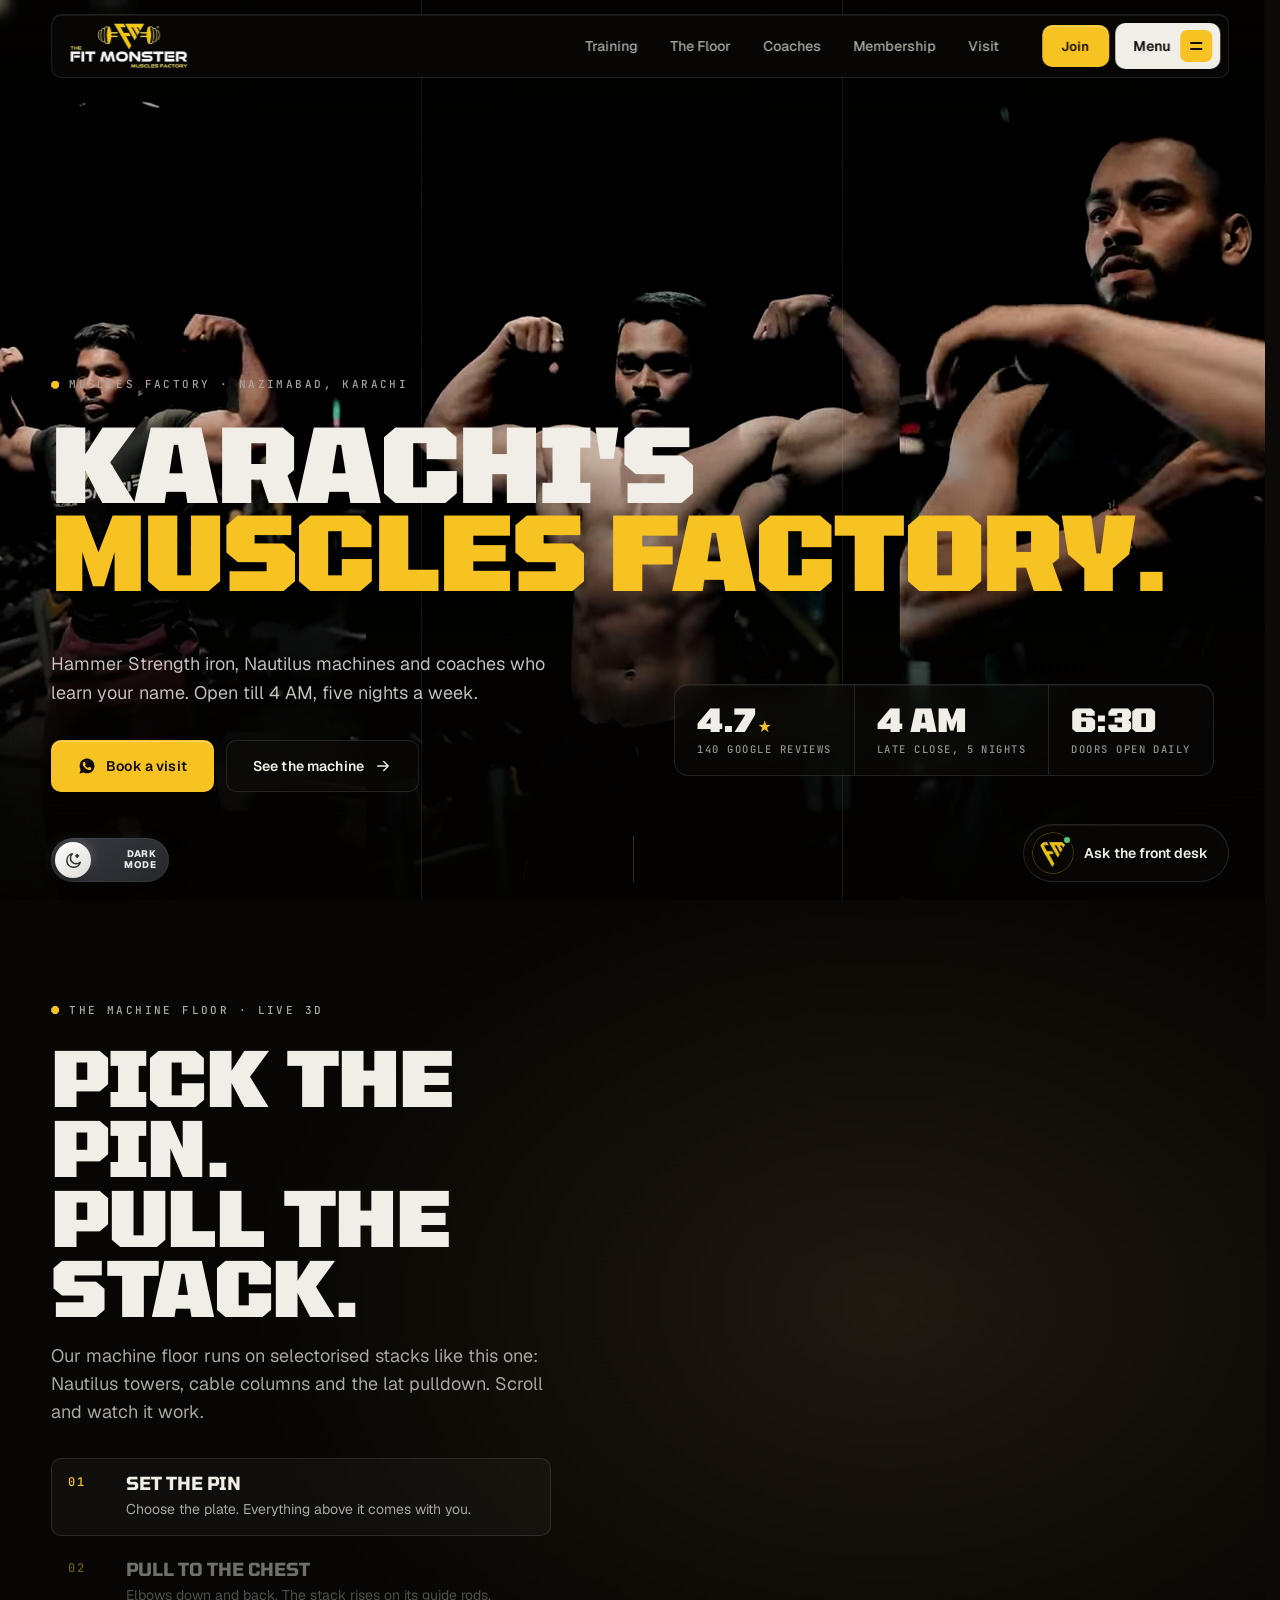
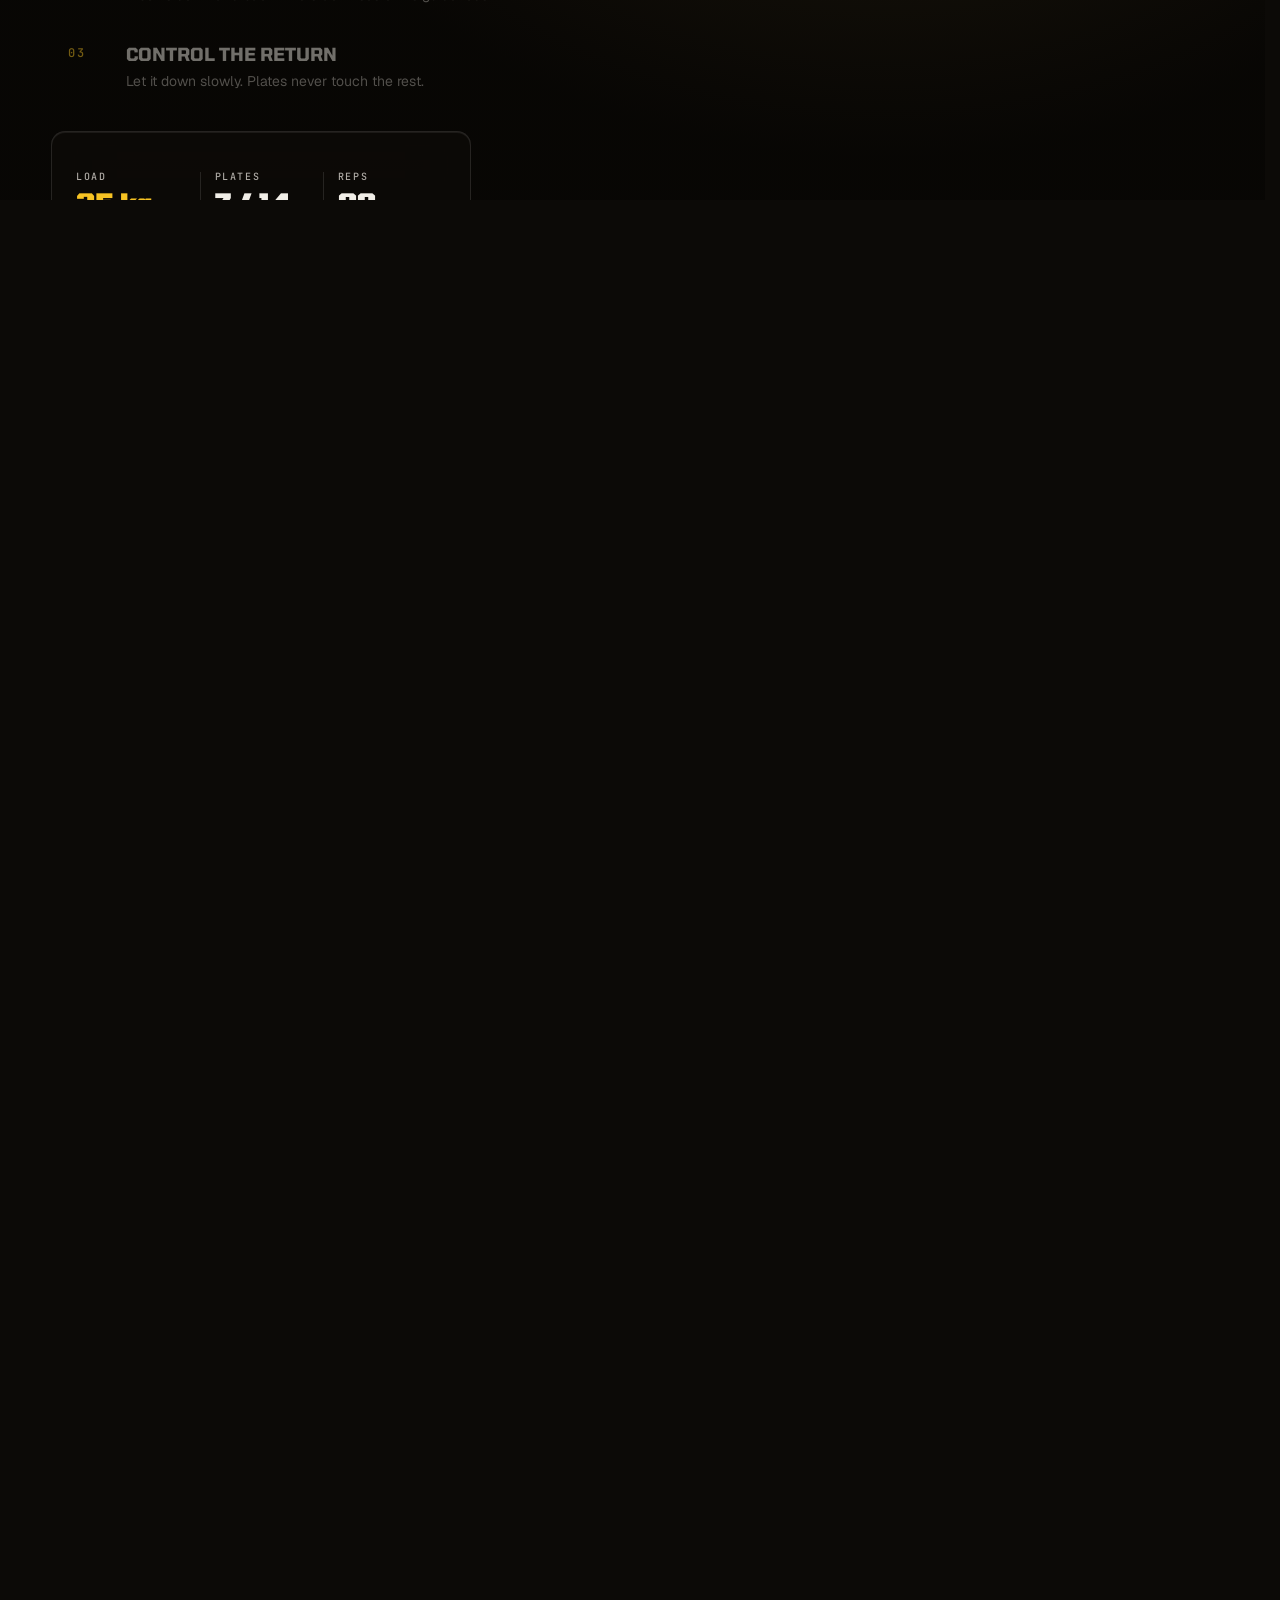
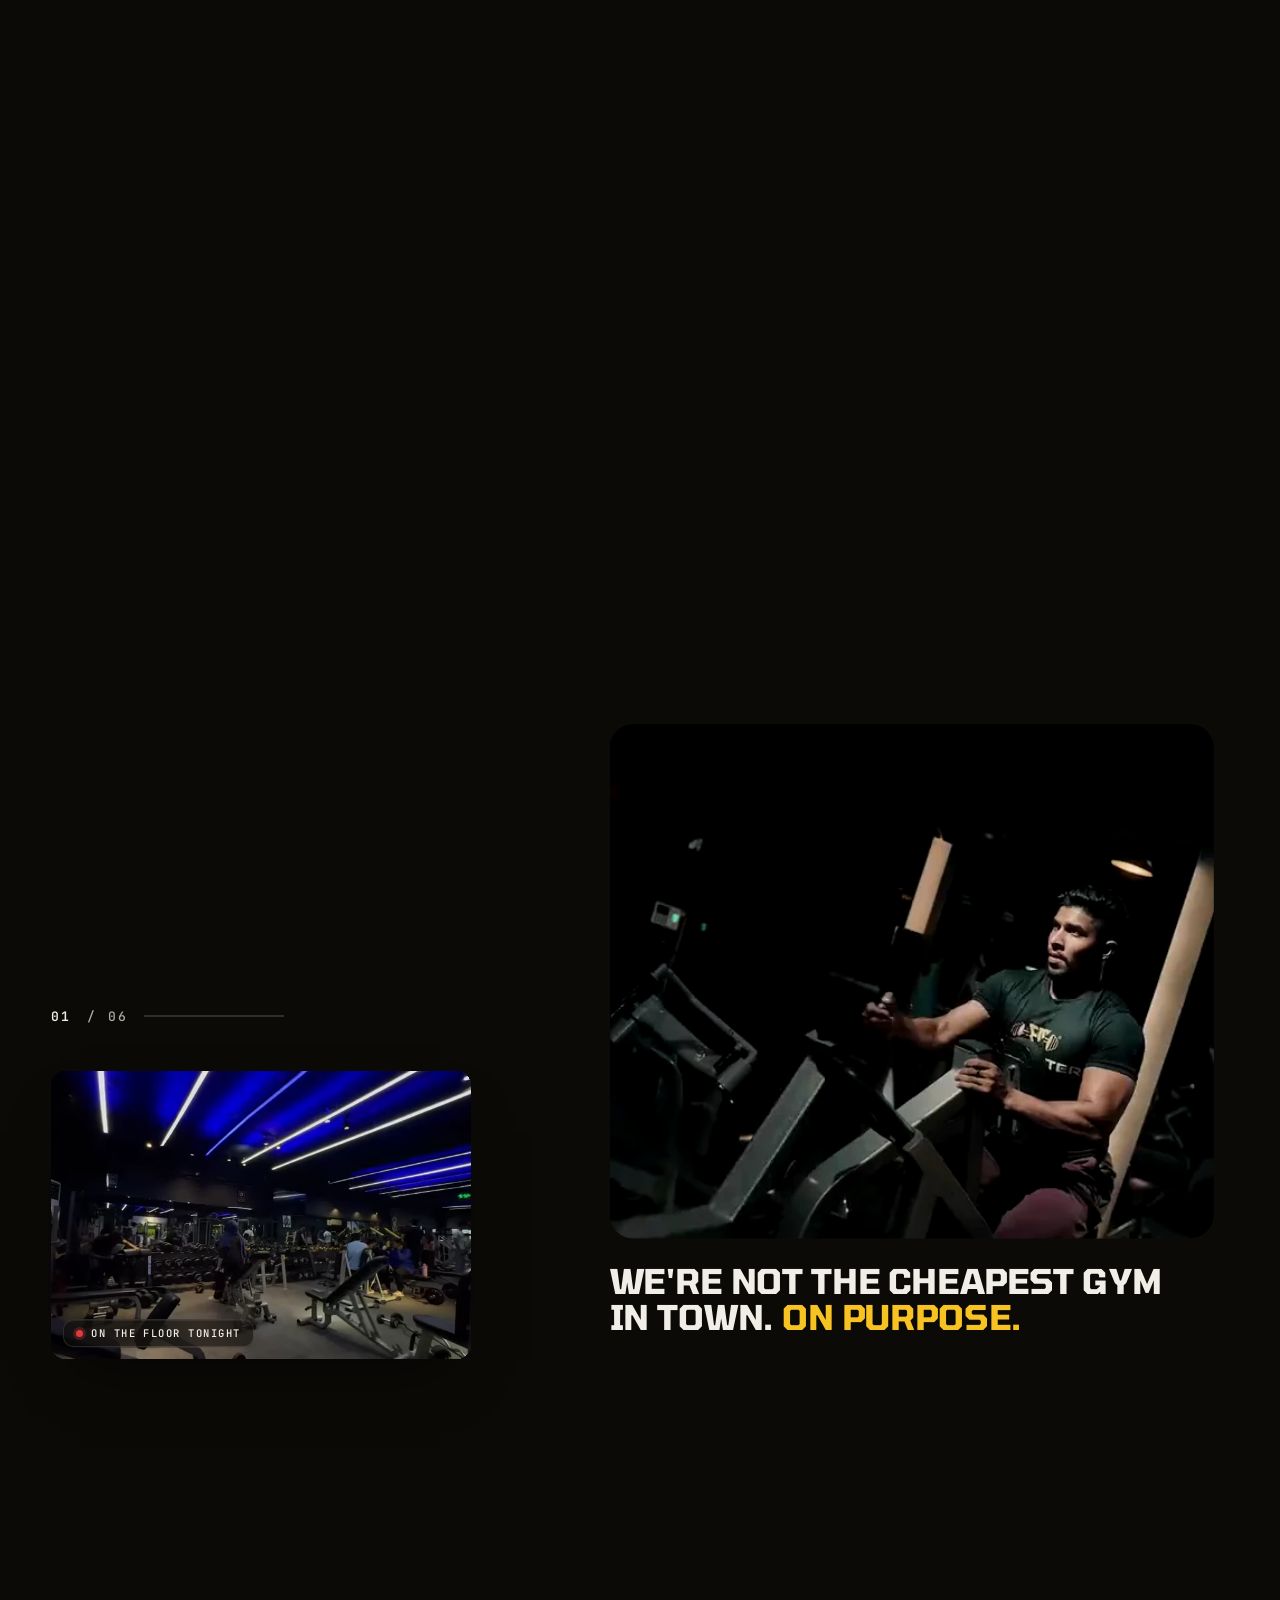
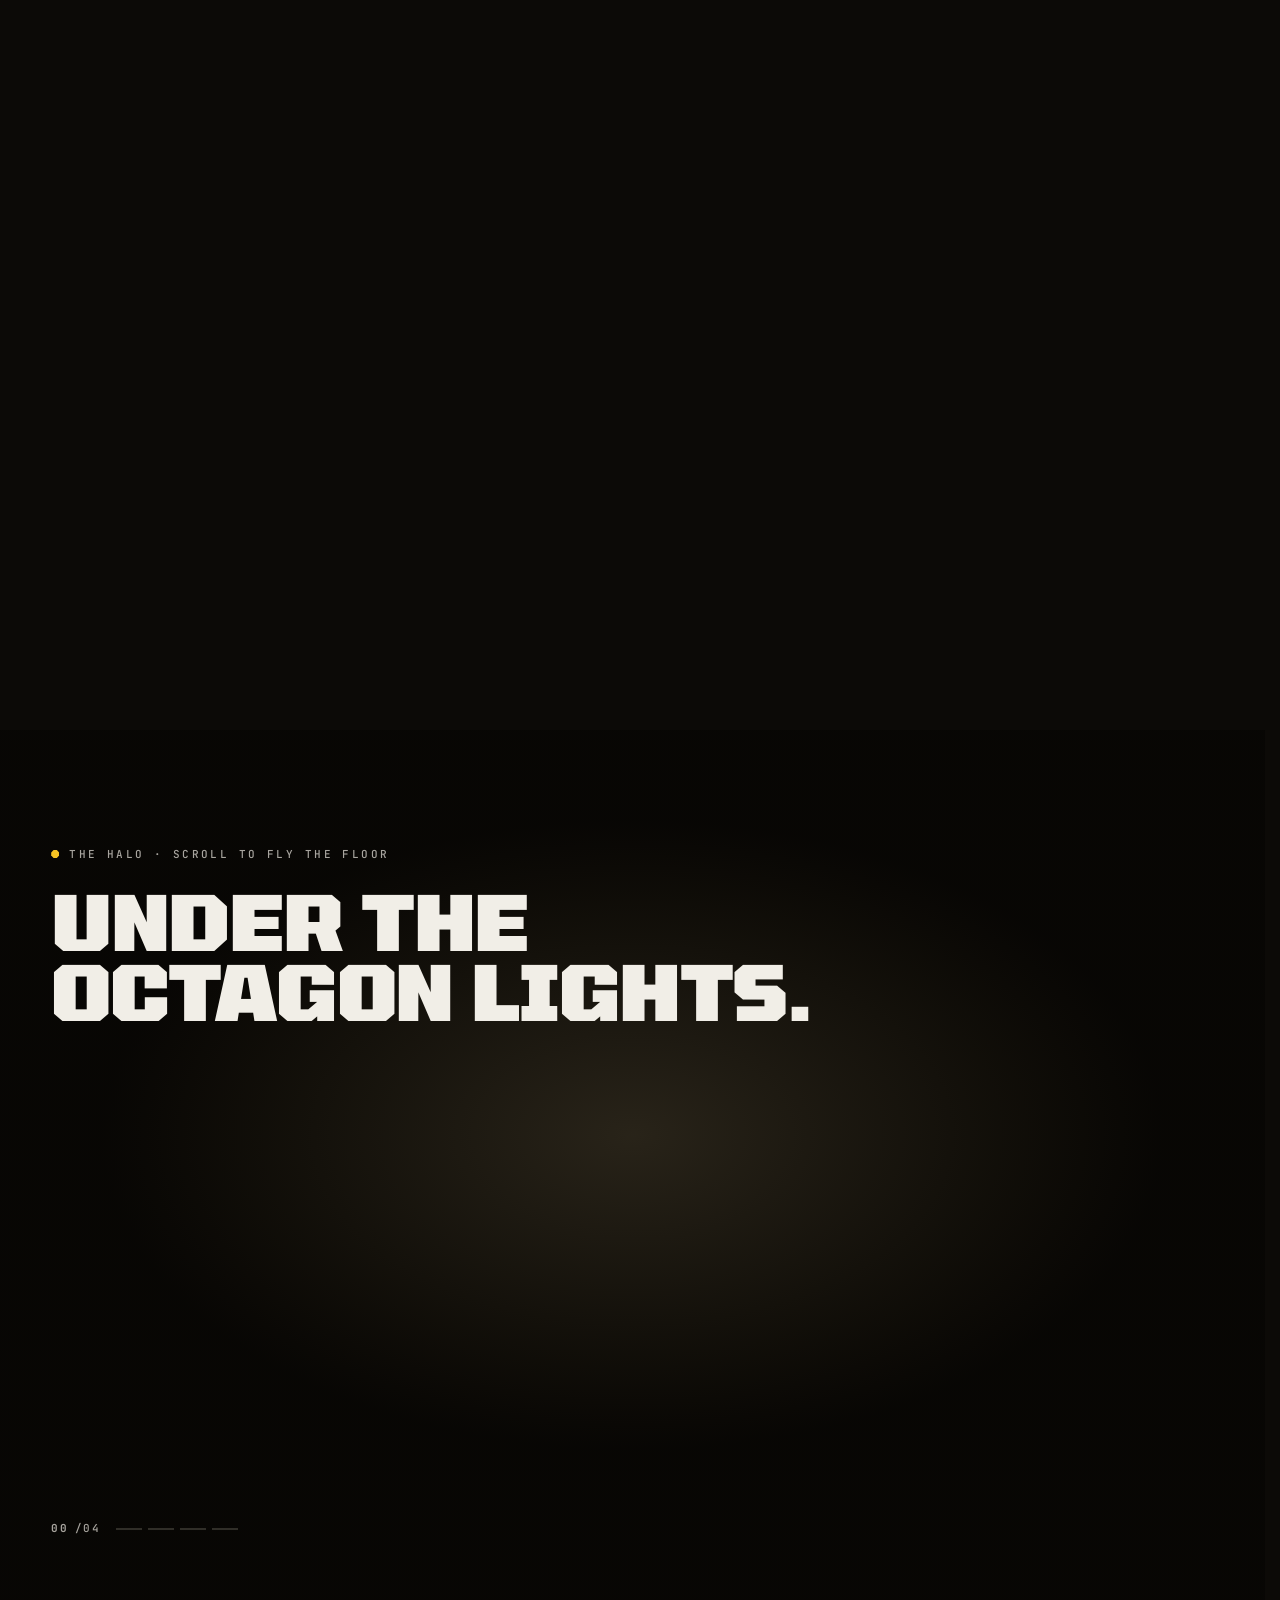
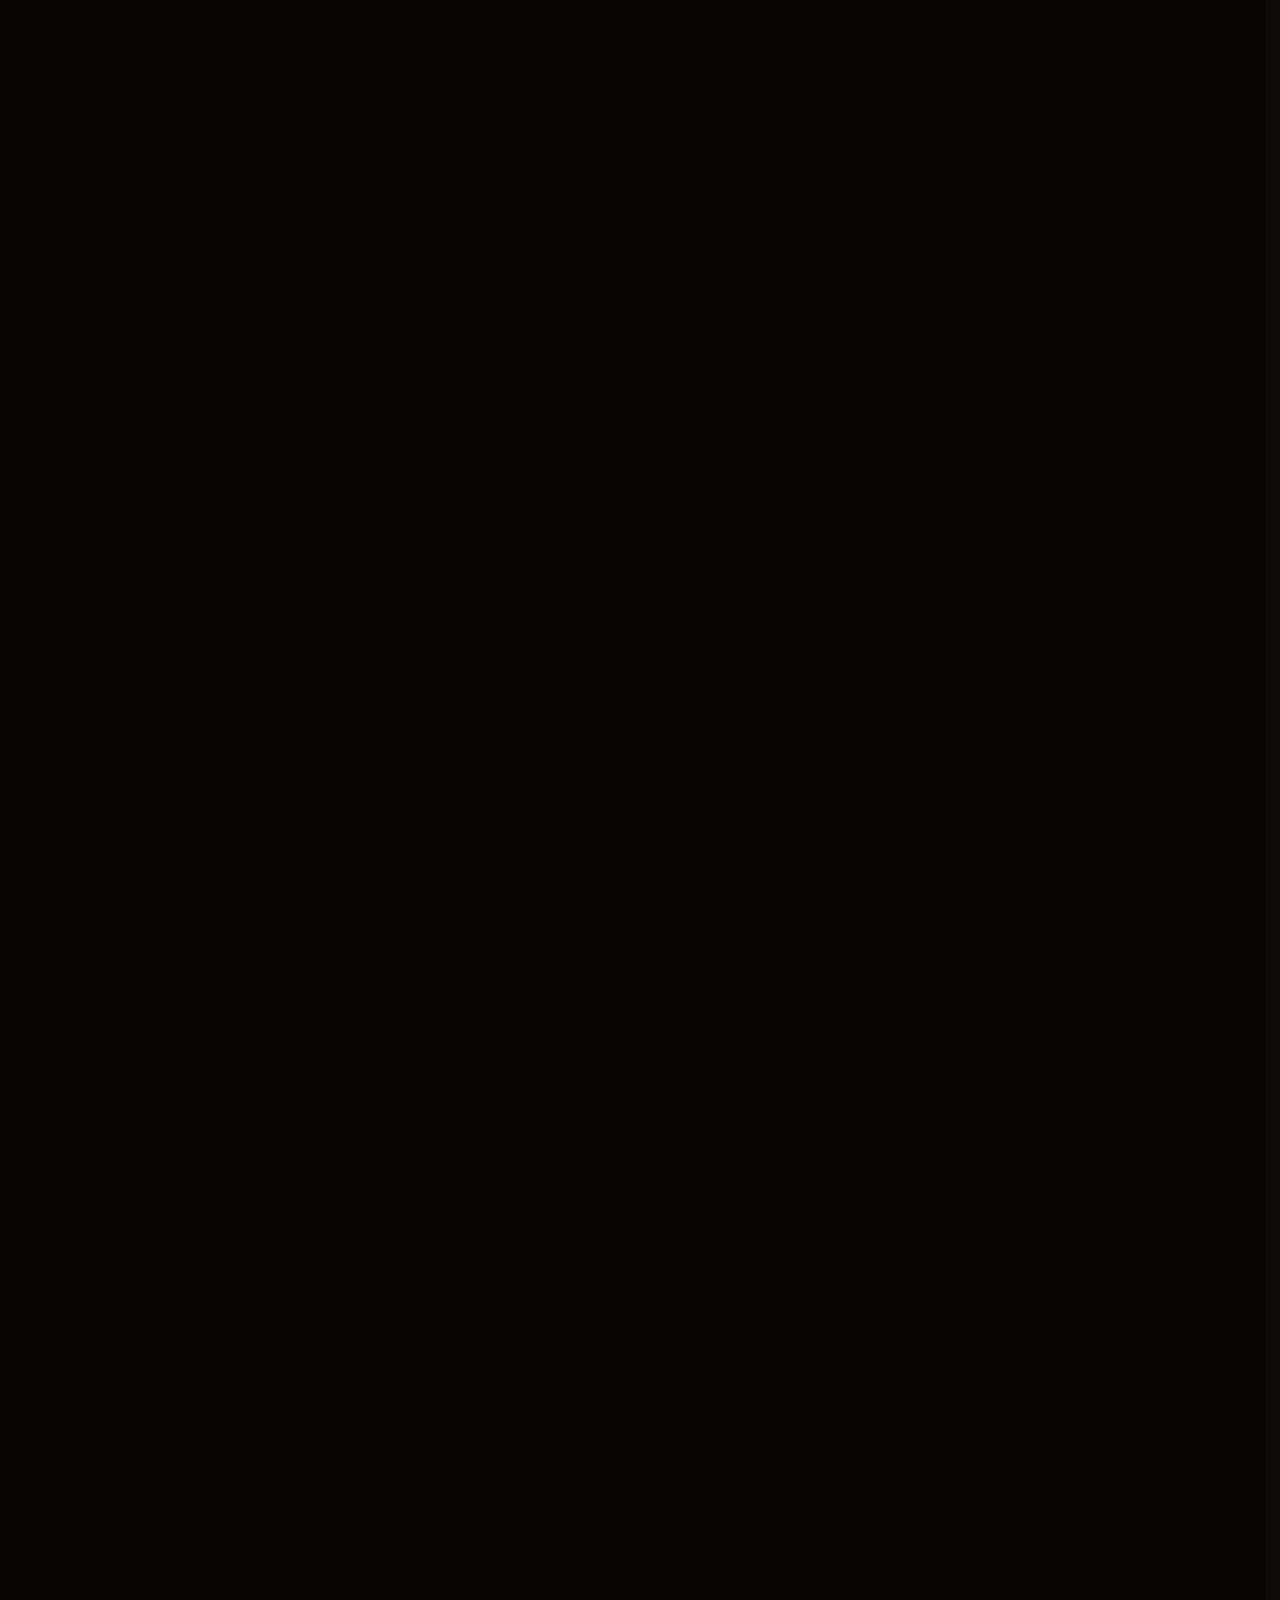
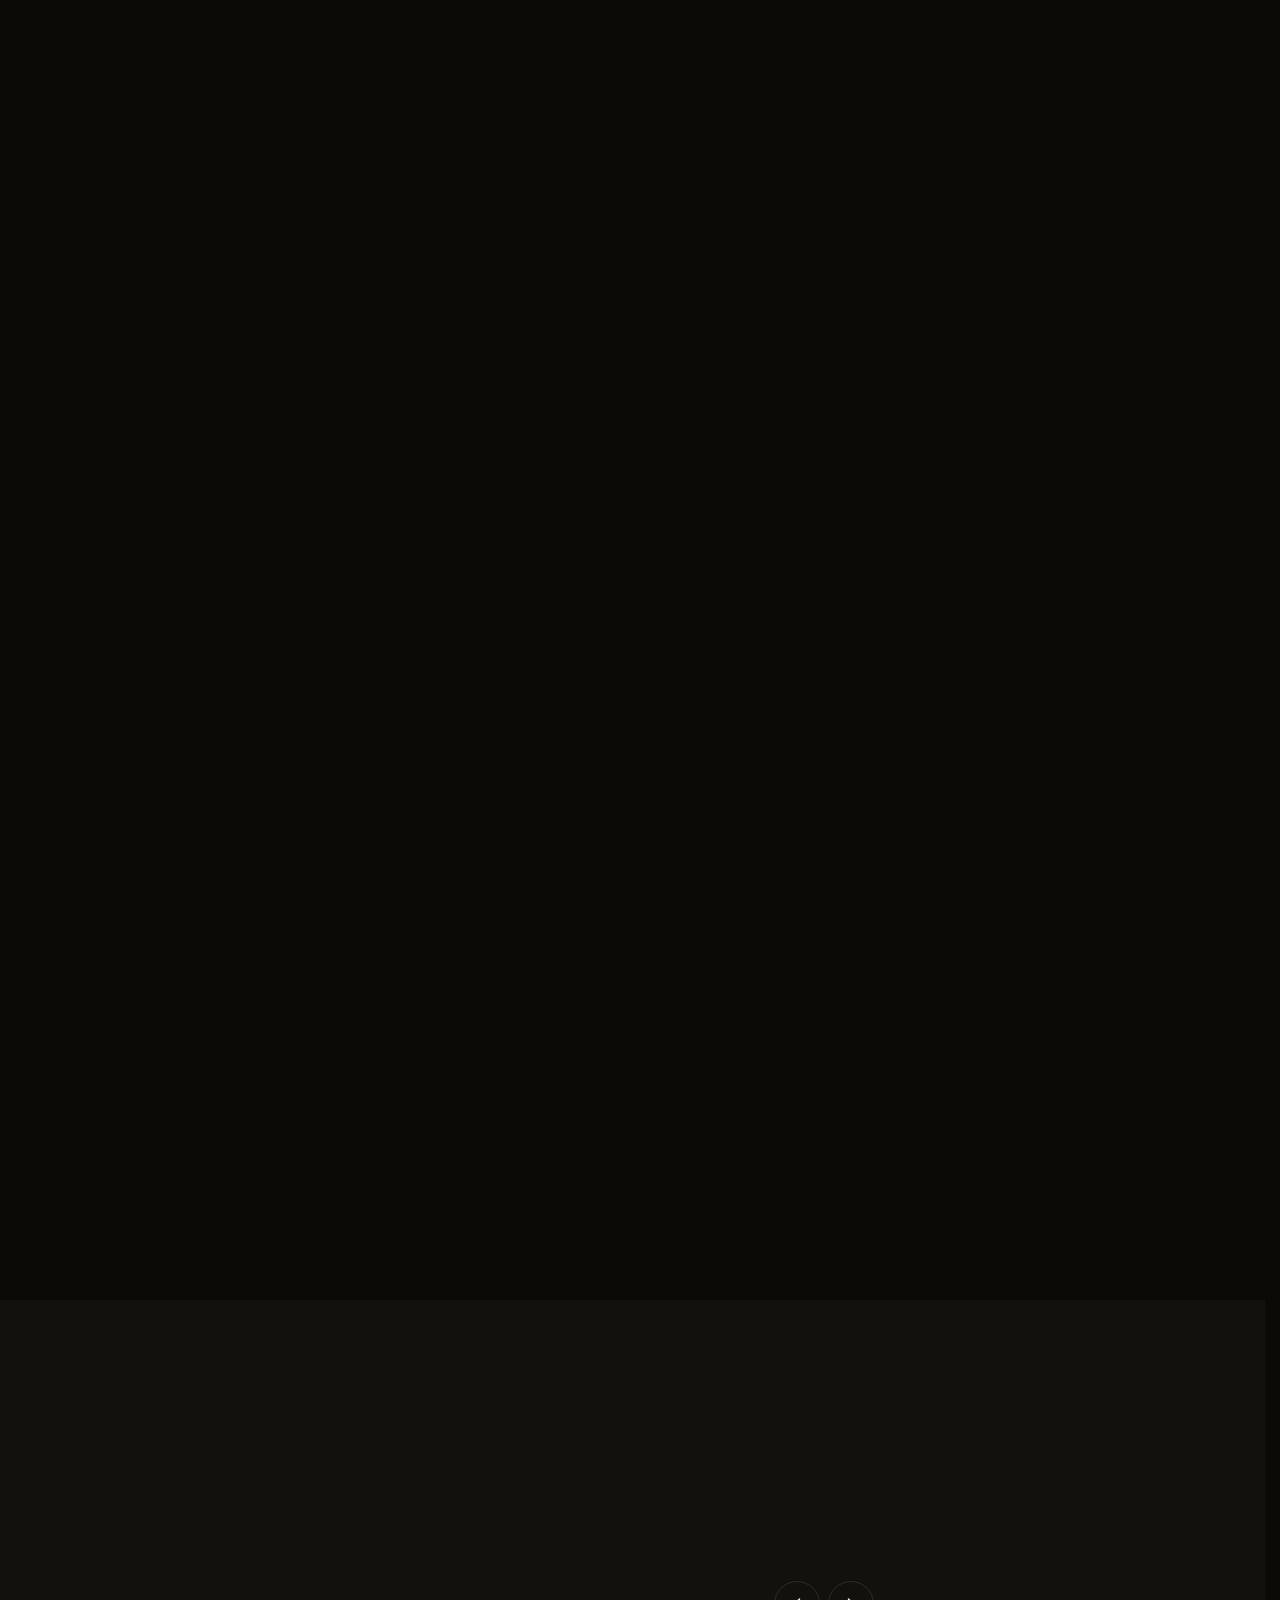
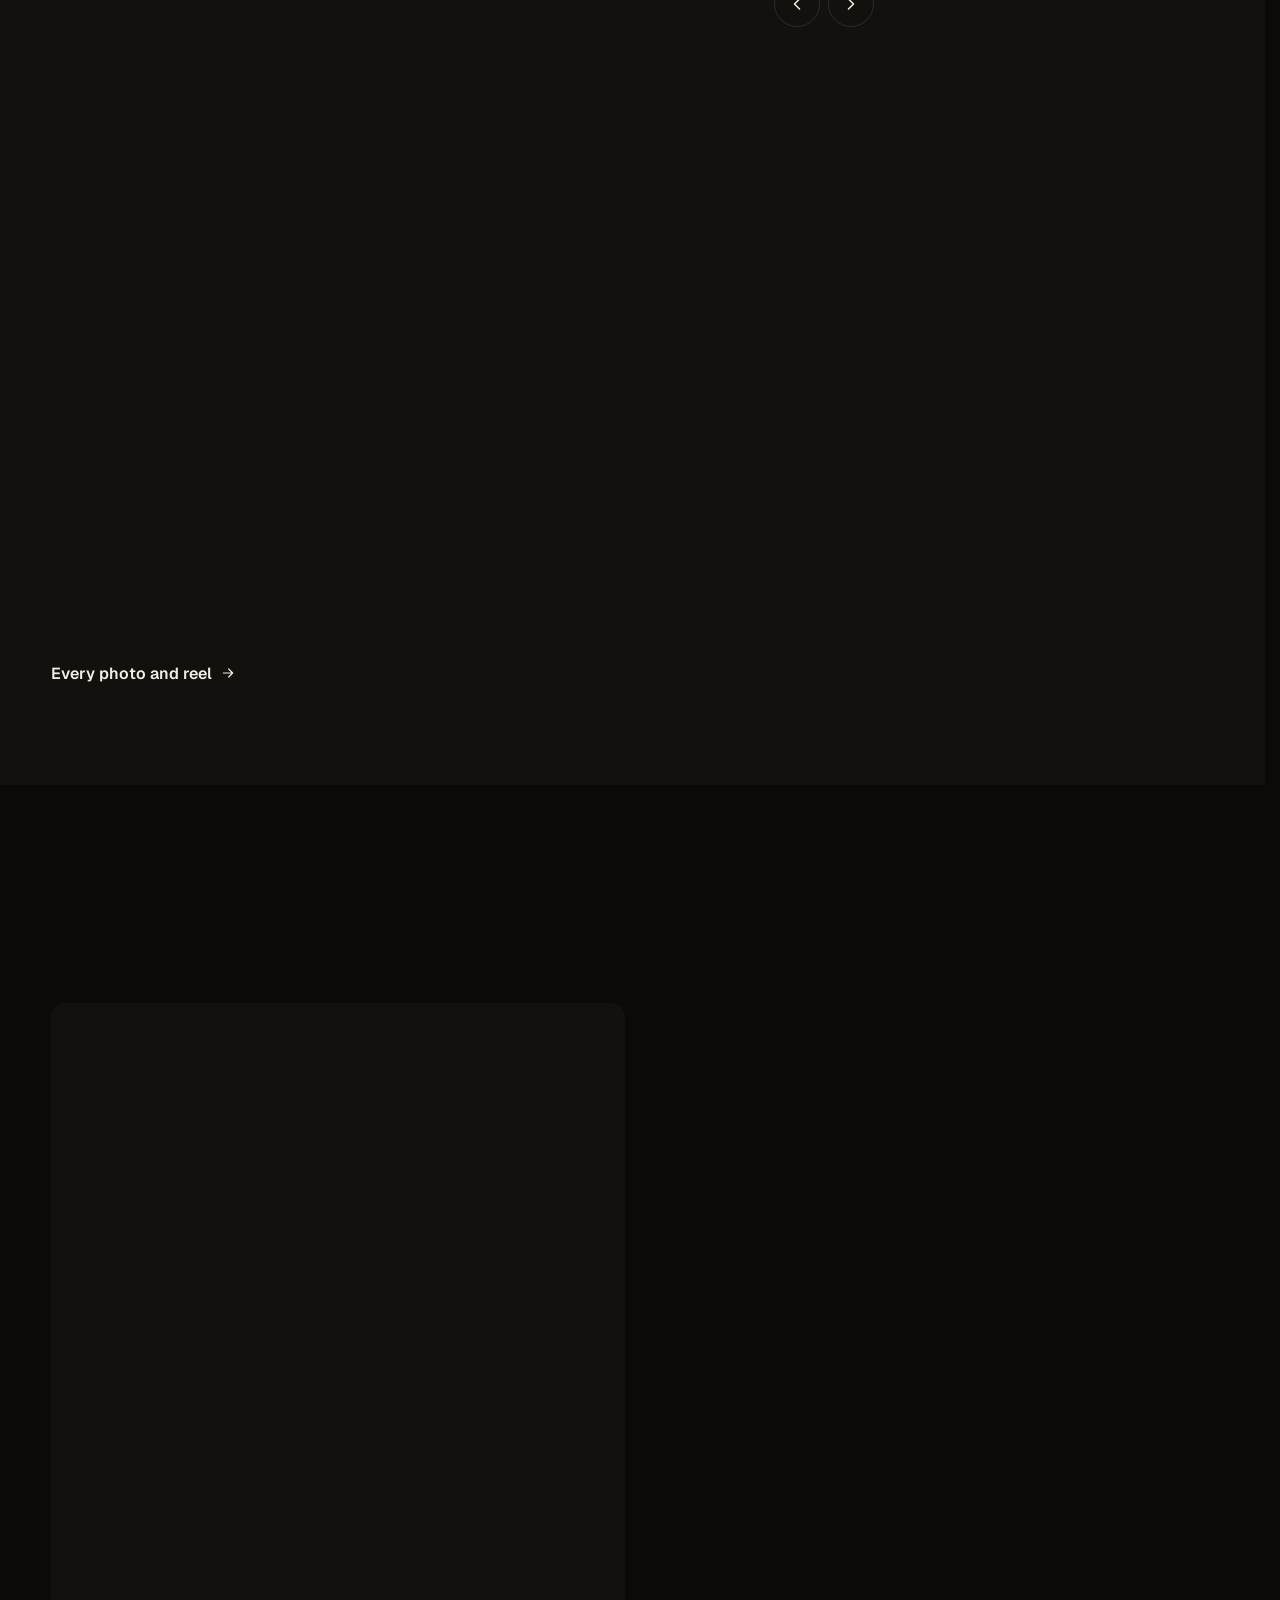
<file: index.html>
<!doctype html>
<html lang="en" data-theme="dark">
<head>
<meta charset="utf-8">
<meta name="viewport" content="width=device-width,initial-scale=1,viewport-fit=cover">
<title>The Fit Monster — Muscles Factory · Premium gym in Nazimabad, Karachi</title>
<meta name="description" content="The Fit Monster: Nazimabad's muscles factory. Hammer Strength and Nautilus kit, coaches on the floor, open till 4 AM. Selectorised stacks, a 3D tour and a coaching floor.">
<link rel="canonical" href="https://fit-monster.nexlyr.solutions/">
<meta name="theme-color" content="#0f0e0c">
<meta property="og:type" content="website"><meta property="og:title" content="The Fit Monster — Muscles Factory · Premium gym in Nazimabad, Karachi"><meta property="og:description" content="The Fit Monster: Nazimabad's muscles factory. Hammer Strength and Nautilus kit, coaches on the floor, open till 4 AM. Selectorised stacks, a 3D tour and a coaching floor."><meta property="og:image" content="https://fit-monster.nexlyr.solutions/og.jpg">
<meta property="og:image:width" content="1200">
<meta property="og:image:height" content="630">
<meta property="og:image:type" content="image/jpeg">
<meta property="og:image:alt" content="The Fit Monster — Muscles Factory, Nazimabad, Karachi">
<meta property="og:site_name" content="The Fit Monster">
<meta name="twitter:image" content="https://fit-monster.nexlyr.solutions/og.jpg"><meta property="og:url" content="https://fit-monster.nexlyr.solutions/"><meta name="twitter:card" content="summary_large_image">
<link rel="icon" href="favicon.png" type="image/png"><link rel="apple-touch-icon" href="apple-touch-icon.png"><link rel="manifest" href="site.webmanifest">
<script>(function(){var d=document.documentElement;d.classList.add('js');try{var t=localStorage.getItem('fm-theme');if(t!=='light')t='dark';d.dataset.theme=t;if(!sessionStorage.getItem('fm-seen'))d.classList.add('ld-on');else if(sessionStorage.getItem('fm-pt'))d.classList.add('pt-on')}catch(e){}setTimeout(function(){if(!window.FM_BOOT)d.classList.remove('ld-on','pt-on')},6000)})();</script>
<link rel="preload" href="fonts/tomorrow-latin-800-normal.woff2" as="font" type="font/woff2" crossorigin>
<link rel="preload" href="fonts/geist-var.woff2" as="font" type="font/woff2" crossorigin>
<link rel="preload" href="media/img/logo-on-dark.webp" as="image" type="image/webp">
<link rel="stylesheet" href="css/tokens.css?v=113ea224">
<link rel="stylesheet" href="css/site.css?v=f66efeb0">
<script type="importmap">{"imports":{"three":"./js/vendor/three.module.min.js"}}</script>
<script type="application/ld+json">{"@context": "https://schema.org", "@type": "HealthClub", "name": "The Fit Monster — Muscles Factory", "url": "https://fit-monster.nexlyr.solutions/", "image": "https://fit-monster.nexlyr.solutions/og.jpg", "telephone": "+92 344 1070495", "address": {"@type": "PostalAddress", "streetAddress": "Nazimabad No. 1, Block 1, Usmania Colony, Liaquatabad", "addressLocality": "Karachi", "postalCode": "74600", "addressCountry": "PK"}, "geo": {"@type": "GeoCoordinates", "latitude": 24.908872, "longitude": 67.0305558}, "aggregateRating": {"@type": "AggregateRating", "ratingValue": "4.7", "reviewCount": "140"}, "openingHoursSpecification": [{"@type": "OpeningHoursSpecification", "dayOfWeek": ["Monday", "Tuesday", "Thursday", "Friday", "Saturday"], "opens": "06:30", "closes": "04:00"}, {"@type": "OpeningHoursSpecification", "dayOfWeek": ["Wednesday", "Sunday"], "opens": "06:30", "closes": "01:00"}]}</script>
</head>
<body>
<a class="skip" href="#main">Skip to content</a>
<div class="ldr" aria-hidden="true">
  <div class="ldr__stage"><div class="ldr__word"><div class="ldr__base"><span>M</span><span class="o">O</span><span>N</span><span>S</span><span>T</span><span>E</span><span>R</span></div><div class="ldr__mask"><div class="ldr__fill"><span>M</span><span>O</span><span>N</span><span>S</span><span>T</span><span>E</span><span>R</span></div></div><i class="ldr__crest"></i></div></div>
  <p class="ldr__m ldr__tl">The Fit Monster · <b>Muscles Factory</b></p>
  <p class="ldr__m ldr__tr">Nazimabad · Karachi<br>Est. on iron</p>
  <div class="ldr__m ldr__bl"><b id="ldN">000</b>Heating the iron</div>
  <p class="ldr__m ldr__br">Hammer Strength · Nautilus</p>
</div>
<div class="curtain" aria-hidden="true"><div class="curtain__bg"></div><i class="curtain__bar"></i><div class="curtain__t"><span>The Fit Monster</span></div></div>
<header class="nav glass" role="banner">
  <a class="nav__logo" href="index.html" aria-label="The Fit Monster — home"></a>
  <nav class="nav__links" aria-label="Main"><a href="training.html">Training</a><a href="floor.html">The Floor</a><a href="coaches.html">Coaches</a><a href="membership.html">Membership</a><a href="visit.html">Visit</a></nav>
  <div class="nav__r">
    <a class="btn btn--gold btn--sm btn-join" data-wa="Assalam o Alaikum! I want to join The Fit Monster.">Join</a>
    <button class="menu-t" type="button" aria-expanded="false" aria-controls="menu"><span class="t">Menu</span><span class="bars" aria-hidden="true"><i></i><i></i></span></button>
  </div>
</header>
<div class="menu glass-strong" id="menu" aria-hidden="true" aria-label="Site menu">
  <ul class="menu__list"><li style="--i:0"><a href="index.html" aria-current="page"><img class="menu__th" src="media/poster/hero-portrait.webp" alt="" width="52" height="52" loading="lazy" decoding="async"><span class="menu__t"><b>Home</b><small>Video, the machine, the Halo</small></span><svg viewBox="0 0 24 24" fill="none" stroke="currentColor" stroke-width="1.8" stroke-linecap="round" stroke-linejoin="round" aria-hidden="true"><path d="M5 12h14M13 6l6 6-6 6"/></svg></a></li><li style="--i:1"><a href="training.html"><img class="menu__th" src="media/poster/back-close-grip-pulldown.webp" alt="" width="52" height="52" loading="lazy" decoding="async"><span class="menu__t"><b>Training</b><small>Programmes, Back Series, arm lab</small></span><svg viewBox="0 0 24 24" fill="none" stroke="currentColor" stroke-width="1.8" stroke-linecap="round" stroke-linejoin="round" aria-hidden="true"><path d="M5 12h14M13 6l6 6-6 6"/></svg></a></li><li style="--i:2"><a href="floor.html"><img class="menu__th" src="media/img/tour-led-900.webp" alt="" width="52" height="52" loading="lazy" decoding="async"><span class="menu__t"><b>The Floor</b><small>Every photo and reel</small></span><svg viewBox="0 0 24 24" fill="none" stroke="currentColor" stroke-width="1.8" stroke-linecap="round" stroke-linejoin="round" aria-hidden="true"><path d="M5 12h14M13 6l6 6-6 6"/></svg></a></li><li style="--i:3"><a href="coaches.html"><img class="menu__th" src="media/poster/reel-the-tee.webp" alt="" width="52" height="52" loading="lazy" decoding="async"><span class="menu__t"><b>Coaches</b><small>The team and personal training</small></span><svg viewBox="0 0 24 24" fill="none" stroke="currentColor" stroke-width="1.8" stroke-linecap="round" stroke-linejoin="round" aria-hidden="true"><path d="M5 12h14M13 6l6 6-6 6"/></svg></a></li><li style="--i:4"><a href="membership.html"><img class="menu__th" src="media/img/tour-glow-900.webp" alt="" width="52" height="52" loading="lazy" decoding="async"><span class="menu__t"><b>Membership</b><small>Plans, FAQ, enquire</small></span><svg viewBox="0 0 24 24" fill="none" stroke="currentColor" stroke-width="1.8" stroke-linecap="round" stroke-linejoin="round" aria-hidden="true"><path d="M5 12h14M13 6l6 6-6 6"/></svg></a></li><li style="--i:5"><a href="visit.html"><img class="menu__th" src="media/img/tour-sign-900.webp" alt="" width="52" height="52" loading="lazy" decoding="async"><span class="menu__t"><b>Visit</b><small>Timings, map, directions</small></span><svg viewBox="0 0 24 24" fill="none" stroke="currentColor" stroke-width="1.8" stroke-linecap="round" stroke-linejoin="round" aria-hidden="true"><path d="M5 12h14M13 6l6 6-6 6"/></svg></a></li></ul>
  <div class="menu__foot">
    <p class="status" data-status><i></i><span>Checking timings</span></p>
    <div class="menu__chips">
      <a class="btn btn--gold btn--wa btn--sm" data-wa><svg viewBox="0 0 24 24" fill="currentColor" aria-hidden="true"><path d="M12.04 2C6.58 2 2.14 6.44 2.14 11.9c0 1.75.46 3.45 1.32 4.95L2.05 22l5.28-1.38a9.86 9.86 0 0 0 4.71 1.2c5.46 0 9.9-4.44 9.9-9.9S17.5 2 12.04 2zm5.8 14.06c-.24.68-1.4 1.3-1.94 1.35-.5.05-1.13.07-1.82-.11-.42-.13-.96-.31-1.65-.61-2.9-1.25-4.8-4.17-4.95-4.37-.14-.2-1.18-1.57-1.18-3s.75-2.13 1.02-2.42c.26-.29.58-.36.77-.36l.55.01c.18.01.42-.07.65.5.24.58.82 2 .89 2.14.07.15.12.32.02.51-.09.2-.14.32-.28.49l-.42.49c-.14.14-.28.29-.12.57.16.29.72 1.18 1.54 1.91 1.06.94 1.95 1.23 2.23 1.37.28.15.44.12.6-.07.17-.2.7-.81.88-1.09.19-.29.37-.24.63-.14.25.09 1.62.76 1.9.9.28.15.46.22.53.34.07.12.07.68-.17 1.34z"/></svg><span>WhatsApp</span></a>
      <a class="icon-btn" data-tel aria-label="Call the gym"><svg viewBox="0 0 24 24" fill="none" stroke="currentColor" stroke-width="1.8" stroke-linecap="round" stroke-linejoin="round" aria-hidden="true"><path d="M5 4h4l2 5-2.5 1.5a11 11 0 0 0 5 5L15 13l5 2v4a2 2 0 0 1-2 2A16 16 0 0 1 3 6a2 2 0 0 1 2-2"/></svg></a>
      <a class="icon-btn" data-maps aria-label="Directions in Google Maps"><svg viewBox="0 0 24 24" fill="none" stroke="currentColor" stroke-width="1.8" stroke-linecap="round" stroke-linejoin="round" aria-hidden="true"><path d="M12 21s-7-6.1-7-11.5A7 7 0 0 1 19 9.5C19 14.9 12 21 12 21z"/><circle cx="12" cy="9.5" r="2.5"/></svg></a>
    </div>
  </div>
</div>

<main id="main">
<section class="hero night" id="top" aria-labelledby="hero-h">
  <div class="hero__media"><video muted loop playsinline autoplay preload="auto" aria-hidden="true"></video></div>
  <div class="hero__seams" aria-hidden="true"><i></i><i></i><i></i></div>
  <div class="wrap hero__in">
    <div class="hero__top">
      <p class="label" data-fade>Muscles Factory · Nazimabad, Karachi</p>
      <h1 class="display" id="hero-h" data-rise style="margin-top:22px">Karachi's <span class="gold">Muscles Factory.</span></h1>
    </div>
    <div>
      <p class="hero__sub" data-fade style="--d:350ms">Hammer Strength iron, Nautilus machines and coaches who learn your name. Open till 4 AM, five nights a week.</p>
      <div class="hero__cta" data-fade style="--d:450ms">
        <a class="btn btn--gold btn--wa" data-wa="Assalam o Alaikum! I want to book a visit to The Fit Monster."><svg viewBox="0 0 24 24" fill="currentColor" aria-hidden="true"><path d="M12.04 2C6.58 2 2.14 6.44 2.14 11.9c0 1.75.46 3.45 1.32 4.95L2.05 22l5.28-1.38a9.86 9.86 0 0 0 4.71 1.2c5.46 0 9.9-4.44 9.9-9.9S17.5 2 12.04 2zm5.8 14.06c-.24.68-1.4 1.3-1.94 1.35-.5.05-1.13.07-1.82-.11-.42-.13-.96-.31-1.65-.61-2.9-1.25-4.8-4.17-4.95-4.37-.14-.2-1.18-1.57-1.18-3s.75-2.13 1.02-2.42c.26-.29.58-.36.77-.36l.55.01c.18.01.42-.07.65.5.24.58.82 2 .89 2.14.07.15.12.32.02.51-.09.2-.14.32-.28.49l-.42.49c-.14.14-.28.29-.12.57.16.29.72 1.18 1.54 1.91 1.06.94 1.95 1.23 2.23 1.37.28.15.44.12.6-.07.17-.2.7-.81.88-1.09.19-.29.37-.24.63-.14.25.09 1.62.76 1.9.9.28.15.46.22.53.34.07.12.07.68-.17 1.34z"/></svg><span>Book a visit</span></a>
        <a class="btn btn--glass" href="#machine"><span>See the machine</span><svg viewBox="0 0 24 24" fill="none" stroke="currentColor" stroke-width="1.8" stroke-linecap="round" stroke-linejoin="round" aria-hidden="true"><path d="M5 12h14M13 6l6 6-6 6"/></svg></a>
      </div>
    </div>
    <dl class="hero__facts glass" data-fade style="--d:550ms">
      <div><dt>4.7<small>★</small></dt><dd>140 Google reviews</dd></div>
      <div><dt>4 AM</dt><dd>Late close, 5 nights</dd></div>
      <div><dt>6:30</dt><dd>Doors open daily</dd></div>
    </dl>
  </div>
  <span class="hero__cue" aria-hidden="true"></span>
</section>


<section class="mach" id="machine" aria-labelledby="mc-h">
  <div class="mach__sticky">
    <div class="mach__stage" data-scene="machine" role="img" aria-label="Animated 3D lat-pulldown machine: the weight stack lifts as the bar is pulled down"><div class="mach__fallback"></div></div>
    <div class="wrap mach__ui">
      <div class="mach__copy">
        <p class="label">The machine floor · live 3D</p>
        <h2 class="h2" id="mc-h">Pick the pin.<br>Pull the stack.</h2>
        <p class="lede">Our machine floor runs on selectorised stacks like this one: Nautilus towers, cable columns and the lat pulldown. Scroll and watch it work.</p>
        <ol class="mach__steps">
          <li class="mach__step on"><b>01</b><div><h3>Set the pin</h3><p>Choose the plate. Everything above it comes with you.</p></div></li>
          <li class="mach__step"><b>02</b><div><h3>Pull to the chest</h3><p>Elbows down and back. The stack rises on its guide rods.</p></div></li>
          <li class="mach__step"><b>03</b><div><h3>Control the return</h3><p>Let it down slowly. Plates never touch the rest.</p></div></li>
        </ol>
      <div class="mach__panel glass-strong">
        <dl class="mach__read"><div><dt>Load</dt><dd class="g" data-mach-kg>35 kg</dd></div><div><dt>Plates</dt><dd data-mach-plates>7 / 14</dd></div><div><dt>Reps</dt><dd data-mach-reps>00</dd></div></dl>
        <div class="mach__pins" role="group" aria-label="Pick the load"><button class="chip" type="button" data-pin="1" aria-pressed="false">10 kg</button><button class="chip" type="button" data-pin="3" aria-pressed="false">20 kg</button><button class="chip" type="button" data-pin="6" aria-pressed="false">35 kg</button><button class="chip" type="button" data-pin="9" aria-pressed="false">50 kg</button><button class="chip" type="button" data-pin="13" aria-pressed="false">70 kg</button></div>
      </div>
      </div>
    </div>
  </div>
</section>

<section class="apology wrap" id="apology" aria-labelledby="ap-h">
  <div class="apology__pin">
    <div class="apology__head">
      <p class="label" data-fade>Our campaign, unabridged</p>
      <h2 class="display-s" id="ap-h" data-rise style="margin-top:22px">We're sorry.</h2>
      <p class="lede" style="margin-top:24px" data-fade>Six reasons people pay more to train here, and drive across town to do it.</p>
      <div class="apology__count" aria-hidden="true"><b>01</b><span>/ 06</span><span class="apology__bar"><i></i></span></div>
      <figure class="apology__vid"><img src="media/poster/tour-ceiling.webp" alt="" width="832" height="464" loading="lazy" decoding="async"><video data-loop data-src="media/video/tour-ceiling" preload="none" muted playsinline aria-hidden="true"></video><figcaption class="glass"><i></i>On the floor tonight</figcaption></figure>
    </div>
    <div class="apology__stage swipe"><article class="apology__item">
        <figure class="apology__ph" style="margin:0"><img src="media/img/coach-tee-row-900.webp" width="540" height="960" alt="A Fit Monster coach in the team tee pulling a heavy barbell row" loading="lazy" decoding="async"></figure>
        <p class="apology__line">We're not the cheapest gym in town. <span class="gold">On purpose.</span></p>
      </article><article class="apology__item">
        <figure class="apology__ph" style="margin:0"><img src="media/img/tour-led-900.webp" width="720" height="404" alt="The main floor, clean and lit under the blue LED ceiling" loading="lazy" decoding="async"></figure>
        <p class="apology__line">We choose quality, cleanliness and experience over <span class="gold">cutting corners.</span></p>
      </article><article class="apology__item">
        <figure class="apology__ph" style="margin:0"><img src="media/img/tour-rack-900.webp" width="720" height="404" alt="Rows of branded round dumbbells racked heavy on the floor" loading="lazy" decoding="async"></figure>
        <p class="apology__line">Top-tier equipment from the <span class="gold">best brands.</span></p>
      </article><article class="apology__item">
        <figure class="apology__ph" style="margin:0"><img src="media/img/coach-red-900.webp" width="540" height="960" alt="A coach in red smiling between sets on the machine floor" loading="lazy" decoding="async"></figure>
        <p class="apology__line">Our trainers are kind, welcoming and <span class="gold">personable.</span></p>
      </article><article class="apology__item">
        <figure class="apology__ph" style="margin:0"><img src="media/img/coach-tee-pose-900.webp" width="540" height="960" alt="Close-up of a working arm on the machine floor" loading="lazy" decoding="async"></figure>
        <p class="apology__line">We exceed expectations, value our members and <span class="gold">listen.</span></p>
      </article><article class="apology__item">
        <figure class="apology__ph" style="margin:0"><img src="media/img/wall-art-900.webp" width="872" height="1600" style="object-position:50% 38%" alt="The new art wall: framed prints on black panels above the barbell rack" loading="lazy" decoding="async"></figure>
        <p class="apology__line">We're always finding ways to <span class="gold">improve our space.</span></p>
      </article></div>
  </div>
</section>

<section class="halo night" id="the-halo" aria-labelledby="halo-h">
  <div class="halo__sticky" data-scene="halo">
    <div class="halo__fallback"></div>
    <div class="halo__ui">
      <div><p class="label">The Halo · scroll to fly the floor</p><h2 class="h2" id="halo-h" style="margin-top:20px">Under the octagon lights.</h2></div>
      <div></div>
      <div style="display:flex;flex-wrap:wrap;justify-content:space-between;align-items:end;gap:24px">
        <p class="halo__rail mono" aria-hidden="true"><b>00</b>/04&nbsp;<i></i><i></i><i></i><i></i></p>
        <div class="halo__zones"><article class="zone glass-strong"><p class="k">Zone 01 · Iron</p><h3 class="h3">Free weights</h3><p>Hammer Strength round dumbbells racked from 5 kg up, benches, Smith machines and squat racks.</p></article><article class="zone glass-strong"><p class="k">Zone 02 · Machines</p><h3 class="h3">Stacks & plate-loaded</h3><p>Nautilus stacks, a heavy leg press, cable towers and a pec deck: a machine for every muscle.</p></article><article class="zone glass-strong"><p class="k">Zone 03 · Turf & rig</p><h3 class="h3">Conditioning</h3><p>A turf lane under the red rig, with battle ropes, kettlebells, med balls and plyo boxes.</p></article><article class="zone glass-strong"><p class="k">Zone 04 · Cardio</p><h3 class="h3">The engine</h3><p>Treadmills and bikes for the warm-up before the iron and the finisher after it.</p></article></div>
      </div>
    </div>
  </div>
</section>

<section class="sec" id="disciplines" aria-labelledby="tr-h">
  <div class="wrap">
    <div class="head"><p class="label" data-fade>What you train for</p><h2 class="h2" id="tr-h" data-rise>Four ways in.<br>One standard.</h2><p class="lede" data-fade>Pick the door that fits. The floor, the coaches and the 4 AM close are the same behind all of them.</p></div>
    <div class="tracks swipe"><article class="track" data-hover-video data-fade style="--d:0ms">
      <div class="track__m"><img src="media/img/coach-shoulders-900.webp" width="540" height="960" alt="" loading="lazy" decoding="async"><video data-src="media/video/reel-the-tee" preload="none" muted loop playsinline aria-hidden="true"></video></div>
      <p class="k">Strength &amp; muscle</p><h3 class="h3">Hypertrophy, the main event</h3><p>Proper iron and coaches on the floor who check your form before they let you add weight.</p>
      <span class="tlink">Read more <svg viewBox="0 0 24 24" fill="none" stroke="currentColor" stroke-width="1.8" stroke-linecap="round" stroke-linejoin="round" aria-hidden="true"><path d="M5 12h14M13 6l6 6-6 6"/></svg></span><a class="cover" href="training.html#programmes" aria-label="Hypertrophy, the main event"></a>
    </article><article class="track" data-hover-video data-fade style="--d:80ms">
      <div class="track__m"><img src="media/poster/reel-red-set.webp" alt="" loading="lazy" decoding="async" width="540" height="960"><video data-src="media/video/reel-red-set" preload="none" muted loop playsinline aria-hidden="true"></video></div>
      <p class="k">One-to-one</p><h3 class="h3">Personal training</h3><p>One coach, one plan built around you, every session written down.</p>
      <span class="tlink">Read more <svg viewBox="0 0 24 24" fill="none" stroke="currentColor" stroke-width="1.8" stroke-linecap="round" stroke-linejoin="round" aria-hidden="true"><path d="M5 12h14M13 6l6 6-6 6"/></svg></span><a class="cover" href="coaches.html#personal-training" aria-label="Personal training"></a>
    </article><article class="track" data-hover-video data-fade style="--d:160ms">
      <div class="track__m"><img src="media/poster/reel-ladies-session.webp" alt="" loading="lazy" decoding="async" width="540" height="960"><video data-src="media/video/reel-ladies-session" preload="none" muted loop playsinline aria-hidden="true"></video></div>
      <p class="k">Women train here</p><h3 class="h3">Women's training</h3><p>The full floor, female coaches on it, and programmes that treat you as the point, not an afterthought.</p>
      <span class="tlink">Read more <svg viewBox="0 0 24 24" fill="none" stroke="currentColor" stroke-width="1.8" stroke-linecap="round" stroke-linejoin="round" aria-hidden="true"><path d="M5 12h14M13 6l6 6-6 6"/></svg></span><a class="cover" href="training.html#womens" aria-label="Women's training"></a>
    </article><article class="track" data-hover-video data-fade style="--d:240ms">
      <div class="track__m"><img src="media/img/tour-turf-900.webp" width="720" height="404" alt="" loading="lazy" decoding="async"><video data-src="media/video/reel-independence" preload="none" muted loop playsinline aria-hidden="true"></video></div>
      <p class="k">Turf &amp; rig</p><h3 class="h3">Conditioning</h3><p>Ropes, kettlebells, boxes and the rig: the engine behind the muscle.</p>
      <span class="tlink">Read more <svg viewBox="0 0 24 24" fill="none" stroke="currentColor" stroke-width="1.8" stroke-linecap="round" stroke-linejoin="round" aria-hidden="true"><path d="M5 12h14M13 6l6 6-6 6"/></svg></span><a class="cover" href="training.html#conditioning" aria-label="Conditioning"></a>
    </article></div>
  </div>
</section>

<section class="sec alt" id="reels" aria-labelledby="rl-h" style="padding-bottom:var(--space-3xl)">
  <div class="wrap"><div class="head"><p class="label" data-fade>From the floor</p><h2 class="h2" id="rl-h" data-rise>Watch it happen.</h2>
    <div style="display:flex;justify-content:space-between;align-items:end;gap:20px;flex-wrap:wrap"><p class="lede" data-fade>Straight from our feed. Tap one for sound.</p><div class="rail-ctl"><button class="icon-btn" type="button" data-rail="rail-home" data-dir="prev" aria-label="Scroll reels back"><svg viewBox="0 0 24 24" fill="none" stroke="currentColor" stroke-width="1.8" stroke-linecap="round" stroke-linejoin="round" aria-hidden="true"><path d="M15 6l-6 6 6 6"/></svg></button><button class="icon-btn" type="button" data-rail="rail-home" data-dir="next" aria-label="Scroll reels forward"><svg viewBox="0 0 24 24" fill="none" stroke="currentColor" stroke-width="1.8" stroke-linecap="round" stroke-linejoin="round" aria-hidden="true"><path d="M9 6l6 6-6 6"/></svg></button></div></div></div></div>
  <div class="rail" id="rail-home" data-fade><button class="reel" type="button" data-lb="reels" data-src="media/video/tour-full" data-poster="media/poster/tour-full.webp" data-hover-video aria-label="Play: The full tour"><img src="media/img/tour-glow-900.webp" alt="" width="720" height="404" loading="lazy" decoding="async"><video data-src="media/video/tour-full" preload="none" muted playsinline aria-hidden="true"></video><span class="reel__play glass"><svg viewBox="0 0 24 24" fill="currentColor" aria-hidden="true"><path d="M7 4.8v14.4c0 .8.9 1.3 1.6.9l11.3-7.2c.6-.4.6-1.4 0-1.8L8.6 3.9C7.9 3.5 7 4 7 4.8z"/></svg></span><span class="reel__t"><b>The full tour</b><span class="mono">0:48</span></span></button><button class="reel" type="button" data-lb="reels" data-src="media/video/reel-revenge" data-poster="media/poster/reel-revenge.webp" data-hover-video aria-label="Play: Revenge body"><img src="media/poster/reel-revenge.webp" alt="" width="540" height="960" loading="lazy" decoding="async"><video data-src="media/video/reel-revenge" preload="none" muted playsinline aria-hidden="true"></video><span class="reel__play glass"><svg viewBox="0 0 24 24" fill="currentColor" aria-hidden="true"><path d="M7 4.8v14.4c0 .8.9 1.3 1.6.9l11.3-7.2c.6-.4.6-1.4 0-1.8L8.6 3.9C7.9 3.5 7 4 7 4.8z"/></svg></span><span class="reel__t"><b>Revenge body</b><span class="mono">0:38</span></span></button><button class="reel" type="button" data-lb="reels" data-src="media/video/reel-shoulders" data-poster="media/poster/reel-shoulders.webp" data-hover-video aria-label="Play: Shoulder night"><img src="media/poster/reel-shoulders.webp" alt="" width="540" height="960" loading="lazy" decoding="async"><video data-src="media/video/reel-shoulders" preload="none" muted playsinline aria-hidden="true"></video><span class="reel__play glass"><svg viewBox="0 0 24 24" fill="currentColor" aria-hidden="true"><path d="M7 4.8v14.4c0 .8.9 1.3 1.6.9l11.3-7.2c.6-.4.6-1.4 0-1.8L8.6 3.9C7.9 3.5 7 4 7 4.8z"/></svg></span><span class="reel__t"><b>Shoulder night</b><span class="mono">0:31</span></span></button><button class="reel" type="button" data-lb="reels" data-src="media/video/reel-the-tee" data-poster="media/poster/reel-the-tee.webp" data-hover-video aria-label="Play: Wear the tee"><img src="media/poster/reel-the-tee.webp" alt="" width="540" height="960" loading="lazy" decoding="async"><video data-src="media/video/reel-the-tee" preload="none" muted playsinline aria-hidden="true"></video><span class="reel__play glass"><svg viewBox="0 0 24 24" fill="currentColor" aria-hidden="true"><path d="M7 4.8v14.4c0 .8.9 1.3 1.6.9l11.3-7.2c.6-.4.6-1.4 0-1.8L8.6 3.9C7.9 3.5 7 4 7 4.8z"/></svg></span><span class="reel__t"><b>Wear the tee</b><span class="mono">0:28</span></span></button><button class="reel" type="button" data-lb="reels" data-src="media/video/reel-red-set" data-poster="media/poster/reel-red-set.webp" data-hover-video aria-label="Play: The red set"><img src="media/poster/reel-red-set.webp" alt="" width="540" height="960" loading="lazy" decoding="async"><video data-src="media/video/reel-red-set" preload="none" muted playsinline aria-hidden="true"></video><span class="reel__play glass"><svg viewBox="0 0 24 24" fill="currentColor" aria-hidden="true"><path d="M7 4.8v14.4c0 .8.9 1.3 1.6.9l11.3-7.2c.6-.4.6-1.4 0-1.8L8.6 3.9C7.9 3.5 7 4 7 4.8z"/></svg></span><span class="reel__t"><b>The red set</b><span class="mono">0:22</span></span></button><button class="reel" type="button" data-lb="reels" data-src="media/video/reel-favourite-machine" data-poster="media/poster/reel-favourite-machine.webp" data-hover-video aria-label="Play: Favourite machine"><img src="media/poster/reel-favourite-machine.webp" alt="" width="540" height="960" loading="lazy" decoding="async"><video data-src="media/video/reel-favourite-machine" preload="none" muted playsinline aria-hidden="true"></video><span class="reel__play glass"><svg viewBox="0 0 24 24" fill="currentColor" aria-hidden="true"><path d="M7 4.8v14.4c0 .8.9 1.3 1.6.9l11.3-7.2c.6-.4.6-1.4 0-1.8L8.6 3.9C7.9 3.5 7 4 7 4.8z"/></svg></span><span class="reel__t"><b>Favourite machine</b><span class="mono">0:10</span></span></button><button class="reel" type="button" data-lb="reels" data-src="media/video/reel-ladies-session" data-poster="media/poster/reel-ladies-session.webp" data-hover-video aria-label="Play: Her session"><img src="media/poster/reel-ladies-session.webp" alt="" width="540" height="960" loading="lazy" decoding="async"><video data-src="media/video/reel-ladies-session" preload="none" muted playsinline aria-hidden="true"></video><span class="reel__play glass"><svg viewBox="0 0 24 24" fill="currentColor" aria-hidden="true"><path d="M7 4.8v14.4c0 .8.9 1.3 1.6.9l11.3-7.2c.6-.4.6-1.4 0-1.8L8.6 3.9C7.9 3.5 7 4 7 4.8z"/></svg></span><span class="reel__t"><b>Her session</b><span class="mono">0:50</span></span></button></div>
  <div class="wrap" style="margin-top:28px"><a class="tlink" href="floor.html">Every photo and reel <svg viewBox="0 0 24 24" fill="none" stroke="currentColor" stroke-width="1.8" stroke-linecap="round" stroke-linejoin="round" aria-hidden="true"><path d="M5 12h14M13 6l6 6-6 6"/></svg></a></div>
</section>

<section class="sec" id="team" aria-labelledby="tm-h">
  <div class="wrap duo" style="align-items:center">
    <figure data-wipe style="aspect-ratio:4/5"><img src="media/img/team-14-august-640.webp" srcset="media/img/team-14-august-640.webp 640w, media/img/team-14-august-1080.webp 1080w" sizes="(max-width: 900px) 100vw, 50vw" alt="The Fit Monster team in black team tees, arms crossed, in front of the Pakistan flag on the turf" loading="lazy" decoding="async"></figure>
    <div style="padding:clamp(0px,3vw,48px)">
      <p class="label" data-fade>The people</p>
      <h2 class="h2" data-rise style="margin-top:22px">Coaches who know your name.</h2>
      <p class="lede" style="margin-top:24px" data-fade>Our own line: kind, welcoming and personable. They'll also tell you when the rep didn't count.</p>
      <div style="display:flex;flex-wrap:wrap;gap:12px;margin-top:32px" data-fade><a class="btn btn--line" href="coaches.html"><span>Meet the coaches</span><svg viewBox="0 0 24 24" fill="none" stroke="currentColor" stroke-width="1.8" stroke-linecap="round" stroke-linejoin="round" aria-hidden="true"><path d="M5 12h14M13 6l6 6-6 6"/></svg></a></div>
      <div class="vstrip" data-fade style="--d:150ms"><figure><img src="media/poster/back-seated-cable-row.webp" alt="" width="432" height="768" loading="lazy" decoding="async"><video data-loop data-src="media/video/back-seated-cable-row" preload="none" muted playsinline aria-hidden="true"></video></figure><figure><img src="media/poster/back-straight-arm-pulldown.webp" alt="" width="432" height="768" loading="lazy" decoding="async"><video data-loop data-src="media/video/back-straight-arm-pulldown" preload="none" muted playsinline aria-hidden="true"></video></figure><figure><img src="media/poster/back-bent-over-row.webp" alt="" width="432" height="768" loading="lazy" decoding="async"><video data-loop data-src="media/video/back-bent-over-row" preload="none" muted playsinline aria-hidden="true"></video></figure></div>
    </div>
  </div>
</section>

<section class="sec" id="voices" aria-labelledby="vc-h" style="padding-top:0">
  <div class="wrap voices">
    <div class="score">
      <p class="label" data-fade>Members, unfiltered</p>
      <b class="num" data-rise style="margin-top:24px">4.7</b>
      <p class="stars" aria-label="4.7 out of 5"><svg viewBox="0 0 24 24" fill="currentColor" aria-hidden="true"><path d="M12 2.8l2.8 6 6.5.7-4.9 4.4 1.4 6.4L12 17l-5.8 3.3 1.4-6.4L2.7 9.5l6.5-.7z"/></svg><svg viewBox="0 0 24 24" fill="currentColor" aria-hidden="true"><path d="M12 2.8l2.8 6 6.5.7-4.9 4.4 1.4 6.4L12 17l-5.8 3.3 1.4-6.4L2.7 9.5l6.5-.7z"/></svg><svg viewBox="0 0 24 24" fill="currentColor" aria-hidden="true"><path d="M12 2.8l2.8 6 6.5.7-4.9 4.4 1.4 6.4L12 17l-5.8 3.3 1.4-6.4L2.7 9.5l6.5-.7z"/></svg><svg viewBox="0 0 24 24" fill="currentColor" aria-hidden="true"><path d="M12 2.8l2.8 6 6.5.7-4.9 4.4 1.4 6.4L12 17l-5.8 3.3 1.4-6.4L2.7 9.5l6.5-.7z"/></svg><svg viewBox="0 0 24 24" fill="currentColor" opacity=".55" aria-hidden="true"><path d="M12 2.8l2.8 6 6.5.7-4.9 4.4 1.4 6.4L12 17l-5.8 3.3 1.4-6.4L2.7 9.5l6.5-.7z"/></svg></p>
      <p class="small" id="vc-h">From 140 reviews on Google. Quotes lightly edited for spelling only.</p>
      <figure class="score__vid"><img src="media/poster/reel-the-tee.webp" alt="" width="540" height="960" loading="lazy" decoding="async"><video data-loop data-src="media/video/reel-the-tee" preload="none" muted playsinline aria-hidden="true"></video><figcaption class="glass"><i></i>Members on the floor</figcaption></figure>
    </div>
    <div class="rst" data-fade>
      <div class="rst__h"><span class="label" data-rev-count>1 of 4</span><div class="rst__nav"><button type="button" class="icon-btn" data-rev-prev aria-label="Previous review"><svg viewBox="0 0 24 24" fill="none" stroke="currentColor" stroke-width="1.8" stroke-linecap="round" stroke-linejoin="round" aria-hidden="true"><path d="M15 6l-6 6 6 6"/></svg></button><button type="button" class="icon-btn" data-rev-next aria-label="Next review"><svg viewBox="0 0 24 24" fill="none" stroke="currentColor" stroke-width="1.8" stroke-linecap="round" stroke-linejoin="round" aria-hidden="true"><path d="M9 6l6 6-6 6"/></svg></button></div></div>
      <div class="revrack"><button type="button" class="revrack__c on" data-rev="0" aria-label="Review from a 2-year member"><span class="revrack__spine"><b>2-year member</b></span><span class="revrack__body"><span class="revrack__stars" aria-hidden="true">★★★★★</span><span class="revrack__q">“I had been training for about 2 years now. The gym has an amazing atmosphere, it's well equipped, cleanliness is up to par, and the trainers are professional.”</span><span class="revrack__who"><span class="revrack__av" aria-hidden="true">★</span><span><b>2-year member</b><span class="revrack__tag">Google review</span></span></span></span></button><button type="button" class="revrack__c" data-rev="1" aria-label="Review from a 1.5-year member"><span class="revrack__spine"><b>1.5-year member</b></span><span class="revrack__body"><span class="revrack__stars" aria-hidden="true">★★★★★</span><span class="revrack__q">“I love this gym and I've been coming here for the last 1.5 years, even though it's a mile away from my home. Now you know the value.”</span><span class="revrack__who"><span class="revrack__av" aria-hidden="true">★</span><span><b>1.5-year member</b><span class="revrack__tag">Google review</span></span></span></span></button><button type="button" class="revrack__c" data-rev="2" aria-label="Review from a Member"><span class="revrack__spine"><b>Member</b></span><span class="revrack__body"><span class="revrack__stars" aria-hidden="true">★★★★★</span><span class="revrack__q">“The gym offers a wide variety of machines, and most importantly, our trainer Owais Baloch is exceptionally supportive and dedicated.”</span><span class="revrack__who"><span class="revrack__av" aria-hidden="true">★</span><span><b>Member</b><span class="revrack__tag">Google review</span></span></span></span></button><button type="button" class="revrack__c" data-rev="3" aria-label="Review from a 2-month member"><span class="revrack__spine"><b>2-month member</b></span><span class="revrack__body"><span class="revrack__stars" aria-hidden="true">★★★★★</span><span class="revrack__q">“Place is neat and clean and people are helpful. Air conditioning is good.”</span><span class="revrack__who"><span class="revrack__av" aria-hidden="true">★</span><span><b>2-month member</b><span class="revrack__tag">Google review</span></span></span></span></button></div>
      <div class="rst__dots" aria-hidden="true"><i></i><i></i><i></i><i></i></div>
    </div>
  </div>
</section>

<section class="sec" id="visit" aria-labelledby="vs-h" style="padding-top:0">
  <div class="wrap">
    <div class="head"><p class="label" data-fade>Find the factory</p><h2 class="h2" id="vs-h" data-rise>Open late.<br>Open early.</h2><p class="lede" data-fade>Nazimabad No. 1, off the main road. Come before work or after everyone else has gone home.</p></div>
    <div class="visit">
      <div class="panel" data-fade>
        <p class="status" data-status><i></i><span>Checking timings</span></p>
        <p class="addr" data-fm="address"></p>
        <div class="visit__cta"><a class="btn btn--gold btn--wa" data-wa><svg viewBox="0 0 24 24" fill="currentColor" aria-hidden="true"><path d="M12.04 2C6.58 2 2.14 6.44 2.14 11.9c0 1.75.46 3.45 1.32 4.95L2.05 22l5.28-1.38a9.86 9.86 0 0 0 4.71 1.2c5.46 0 9.9-4.44 9.9-9.9S17.5 2 12.04 2zm5.8 14.06c-.24.68-1.4 1.3-1.94 1.35-.5.05-1.13.07-1.82-.11-.42-.13-.96-.31-1.65-.61-2.9-1.25-4.8-4.17-4.95-4.37-.14-.2-1.18-1.57-1.18-3s.75-2.13 1.02-2.42c.26-.29.58-.36.77-.36l.55.01c.18.01.42-.07.65.5.24.58.82 2 .89 2.14.07.15.12.32.02.51-.09.2-.14.32-.28.49l-.42.49c-.14.14-.28.29-.12.57.16.29.72 1.18 1.54 1.91 1.06.94 1.95 1.23 2.23 1.37.28.15.44.12.6-.07.17-.2.7-.81.88-1.09.19-.29.37-.24.63-.14.25.09 1.62.76 1.9.9.28.15.46.22.53.34.07.12.07.68-.17 1.34z"/></svg><span>WhatsApp</span></a><a class="btn btn--line" data-tel><svg viewBox="0 0 24 24" fill="none" stroke="currentColor" stroke-width="1.8" stroke-linecap="round" stroke-linejoin="round" aria-hidden="true"><path d="M5 4h4l2 5-2.5 1.5a11 11 0 0 0 5 5L15 13l5 2v4a2 2 0 0 1-2 2A16 16 0 0 1 3 6a2 2 0 0 1 2-2"/></svg><span>Call</span></a><a class="btn btn--line" data-maps><svg viewBox="0 0 24 24" fill="none" stroke="currentColor" stroke-width="1.8" stroke-linecap="round" stroke-linejoin="round" aria-hidden="true"><path d="M12 21s-7-6.1-7-11.5A7 7 0 0 1 19 9.5C19 14.9 12 21 12 21z"/><circle cx="12" cy="9.5" r="2.5"/></svg><span>Directions</span></a></div>
        <ul class="hours" data-hours></ul>
      </div>
      <div class="map" data-fade style="--d:120ms"><iframe data-map title="Map to The Fit Monster, Nazimabad, Karachi" loading="lazy" referrerpolicy="no-referrer-when-downgrade"></iframe><p class="map__pin glass small"><b style="color:var(--color-ink)">The Fit Monster</b><br>Nazimabad No. 1</p></div>
    </div>
  </div>
</section>
</main>
<footer class="foot" role="contentinfo">
  <div class="wrap">
    <p class="foot__say">Train at the<br><span>factory.</span></p>
    <div class="foot__grid">
      <div>
        <div class="foot__logo" role="img" aria-label="The Fit Monster — Muscles Factory"></div>
        <p class="small" style="margin-top:18px;max-width:34ch" data-fm="address"></p>
        <p class="status" data-status style="margin-top:18px"><i></i><span>Checking timings</span></p>
      </div>
      <div><h4>Explore</h4><ul><li><a href="index.html">Home</a></li><li><a href="training.html">Training</a></li><li><a href="floor.html">The Floor</a></li><li><a href="coaches.html">Coaches</a></li><li><a href="membership.html">Membership</a></li><li><a href="visit.html">Visit</a></li></ul></div>
      <div><h4>Talk to us</h4><ul><li><a data-wa>WhatsApp</a></li><li><a data-tel><span data-fm="phone"></span></a></li><li><a data-maps>Google Maps</a></li><li><a data-ig>Instagram</a></li></ul></div>
      <div><h4>Train</h4><ul><li><a href="training.html#programmes">Programmes</a></li><li><a href="training.html#back-series">The Back Series</a></li><li><a href="training.html#arm-lab">Arm lab (3D)</a></li><li><a href="membership.html#enquire">Enquire</a></li></ul></div>
    </div>
    <div class="nxb">
      <a class="nxb__id" href="https://nexlyr.solutions/" target="_blank" rel="noopener"
         aria-label="Nexlyr Solutions — the studio that designed and built this site">
        <span class="nxb__mk" aria-hidden="true"><svg viewBox="0 0 631 1011" xmlns="http://www.w3.org/2000/svg" shape-rendering="crispEdges" role="img" aria-label="Nexlyr Solutions logo"><defs><linearGradient id="nxbLogoG" gradientUnits="userSpaceOnUse" x1="277.4" y1="43.9" x2="724.3" y2="114.7"><stop offset="0" stop-color="#01C2F4"/><stop offset="1" stop-color="#0169B3"/></linearGradient></defs><g fill="url(#nxbLogoG)"><rect x="2.5" y="1" width="27.2" height="6.8"/><rect x="70.5" y="1" width="27.2" height="6.8"/><rect x="124.9" y="1" width="88.4" height="6.8"/><rect x="233.7" y="1" width="27.2" height="6.8"/><rect x="294.9" y="1" width="27.2" height="6.8"/><rect x="342.5" y="1" width="27.2" height="6.8"/><rect x="430.9" y="1" width="27.2" height="6.8"/><rect x="492.1" y="1" width="27.2" height="6.8"/><rect x="539.7" y="1" width="74.8" height="6.8"/><rect x="2.5" y="7.8" width="34" height="6.8"/><rect x="70.5" y="7.8" width="27.2" height="6.8"/><rect x="124.9" y="7.8" width="88.4" height="6.8"/><rect x="233.7" y="7.8" width="27.2" height="6.8"/><rect x="294.9" y="7.8" width="27.2" height="6.8"/><rect x="342.5" y="7.8" width="27.2" height="6.8"/><rect x="430.9" y="7.8" width="27.2" height="6.8"/><rect x="492.1" y="7.8" width="27.2" height="6.8"/><rect x="539.7" y="7.8" width="81.6" height="6.8"/><rect x="2.5" y="14.6" width="34" height="6.8"/><rect x="70.5" y="14.6" width="27.2" height="6.8"/><rect x="124.9" y="14.6" width="27.2" height="6.8"/><rect x="233.7" y="14.6" width="34" height="6.8"/><rect x="288.1" y="14.6" width="34" height="6.8"/><rect x="342.5" y="14.6" width="27.2" height="6.8"/><rect x="430.9" y="14.6" width="27.2" height="6.8"/><rect x="492.1" y="14.6" width="27.2" height="6.8"/><rect x="539.7" y="14.6" width="27.2" height="6.8"/><rect x="600.9" y="14.6" width="27.2" height="6.8"/><rect x="2.5" y="21.4" width="40.8" height="6.8"/><rect x="70.5" y="21.4" width="27.2" height="6.8"/><rect x="124.9" y="21.4" width="27.2" height="6.8"/><rect x="240.5" y="21.4" width="34" height="6.8"/><rect x="281.3" y="21.4" width="34" height="6.8"/><rect x="342.5" y="21.4" width="27.2" height="6.8"/><rect x="430.9" y="21.4" width="27.2" height="6.8"/><rect x="492.1" y="21.4" width="27.2" height="6.8"/><rect x="539.7" y="21.4" width="27.2" height="6.8"/><rect x="600.9" y="21.4" width="27.2" height="6.8"/><rect x="2.5" y="28.2" width="47.6" height="6.8"/><rect x="70.5" y="28.2" width="27.2" height="6.8"/><rect x="124.9" y="28.2" width="27.2" height="6.8"/><rect x="247.3" y="28.2" width="61.2" height="6.8"/><rect x="342.5" y="28.2" width="27.2" height="6.8"/><rect x="437.7" y="28.2" width="27.2" height="6.8"/><rect x="485.3" y="28.2" width="27.2" height="6.8"/><rect x="539.7" y="28.2" width="27.2" height="6.8"/><rect x="600.9" y="28.2" width="27.2" height="6.8"/><rect x="2.5" y="35" width="54.4" height="6.8"/><rect x="70.5" y="35" width="27.2" height="6.8"/><rect x="124.9" y="35" width="27.2" height="6.8"/><rect x="254.1" y="35" width="47.6" height="6.8"/><rect x="342.5" y="35" width="27.2" height="6.8"/><rect x="444.5" y="35" width="27.2" height="6.8"/><rect x="478.5" y="35" width="27.2" height="6.8"/><rect x="539.7" y="35" width="27.2" height="6.8"/><rect x="600.9" y="35" width="27.2" height="6.8"/><rect x="2.5" y="41.8" width="27.2" height="6.8"/><rect x="36.5" y="41.8" width="27.2" height="6.8"/><rect x="70.5" y="41.8" width="27.2" height="6.8"/><rect x="124.9" y="41.8" width="81.6" height="6.8"/><rect x="260.9" y="41.8" width="34" height="6.8"/><rect x="342.5" y="41.8" width="27.2" height="6.8"/><rect x="451.3" y="41.8" width="47.6" height="6.8"/><rect x="539.7" y="41.8" width="27.2" height="6.8"/><rect x="600.9" y="41.8" width="27.2" height="6.8"/><rect x="2.5" y="48.6" width="27.2" height="6.8"/><rect x="36.5" y="48.6" width="27.2" height="6.8"/><rect x="70.5" y="48.6" width="27.2" height="6.8"/><rect x="124.9" y="48.6" width="81.6" height="6.8"/><rect x="260.9" y="48.6" width="34" height="6.8"/><rect x="342.5" y="48.6" width="27.2" height="6.8"/><rect x="458.1" y="48.6" width="34" height="6.8"/><rect x="539.7" y="48.6" width="27.2" height="6.8"/><rect x="600.9" y="48.6" width="27.2" height="6.8"/><rect x="2.5" y="55.4" width="27.2" height="6.8"/><rect x="43.3" y="55.4" width="54.4" height="6.8"/><rect x="124.9" y="55.4" width="27.2" height="6.8"/><rect x="254.1" y="55.4" width="47.6" height="6.8"/><rect x="342.5" y="55.4" width="27.2" height="6.8"/><rect x="464.9" y="55.4" width="27.2" height="6.8"/><rect x="539.7" y="55.4" width="81.6" height="6.8"/><rect x="2.5" y="62.2" width="27.2" height="6.8"/><rect x="43.3" y="62.2" width="54.4" height="6.8"/><rect x="124.9" y="62.2" width="27.2" height="6.8"/><rect x="247.3" y="62.2" width="61.2" height="6.8"/><rect x="342.5" y="62.2" width="27.2" height="6.8"/><rect x="464.9" y="62.2" width="27.2" height="6.8"/><rect x="539.7" y="62.2" width="74.8" height="6.8"/><rect x="2.5" y="69" width="27.2" height="6.8"/><rect x="50.1" y="69" width="47.6" height="6.8"/><rect x="124.9" y="69" width="27.2" height="6.8"/><rect x="240.5" y="69" width="34" height="6.8"/><rect x="281.3" y="69" width="34" height="6.8"/><rect x="342.5" y="69" width="27.2" height="6.8"/><rect x="464.9" y="69" width="27.2" height="6.8"/><rect x="539.7" y="69" width="27.2" height="6.8"/><rect x="580.5" y="69" width="34" height="6.8"/><rect x="2.5" y="75.8" width="27.2" height="6.8"/><rect x="56.9" y="75.8" width="40.8" height="6.8"/><rect x="124.9" y="75.8" width="27.2" height="6.8"/><rect x="233.7" y="75.8" width="34" height="6.8"/><rect x="288.1" y="75.8" width="34" height="6.8"/><rect x="342.5" y="75.8" width="27.2" height="6.8"/><rect x="464.9" y="75.8" width="27.2" height="6.8"/><rect x="539.7" y="75.8" width="27.2" height="6.8"/><rect x="587.3" y="75.8" width="34" height="6.8"/><rect x="2.5" y="82.6" width="27.2" height="6.8"/><rect x="63.7" y="82.6" width="34" height="6.8"/><rect x="124.9" y="82.6" width="88.4" height="6.8"/><rect x="233.7" y="82.6" width="27.2" height="6.8"/><rect x="294.9" y="82.6" width="27.2" height="6.8"/><rect x="342.5" y="82.6" width="88.4" height="6.8"/><rect x="464.9" y="82.6" width="27.2" height="6.8"/><rect x="539.7" y="82.6" width="27.2" height="6.8"/><rect x="594.1" y="82.6" width="34" height="6.8"/><rect x="2.5" y="89.4" width="27.2" height="6.8"/><rect x="70.5" y="89.4" width="27.2" height="6.8"/><rect x="124.9" y="89.4" width="88.4" height="6.8"/><rect x="233.7" y="89.4" width="27.2" height="6.8"/><rect x="294.9" y="89.4" width="27.2" height="6.8"/><rect x="342.5" y="89.4" width="88.4" height="6.8"/><rect x="464.9" y="89.4" width="27.2" height="6.8"/><rect x="539.7" y="89.4" width="27.2" height="6.8"/><rect x="600.9" y="89.4" width="27.2" height="6.8"/><rect x="0" y="128" width="98.5" height="883"/><rect x="133.25" y="128" width="98.5" height="883"/><rect x="266.5" y="128" width="98.5" height="883"/><rect x="399.75" y="128" width="98.5" height="630"/><rect x="533" y="128" width="98.5" height="630"/></g></svg></span>
        <span class="nxb__tx"><span class="nxb__kk">Designed &amp; built by</span><span class="nxb__nm">Nexlyr Solutions</span></span>
      </a>
      <a class="nxb__go" target="_blank" rel="noopener"
         href="https://wa.me/923053687680?text=Hi%20Nexlyr%21%20I%20saw%20The%20Fit%20Monster%27s%20website%20and%20I%27d%20like%20a%20site%20like%20it."
         aria-label="Connect with Nexlyr Solutions on WhatsApp">
        <svg viewBox="0 0 24 24" fill="currentColor" aria-hidden="true"><path d="M12.04 2C6.58 2 2.14 6.44 2.14 11.9c0 1.75.46 3.45 1.32 4.95L2.05 22l5.28-1.38a9.86 9.86 0 0 0 4.71 1.2c5.46 0 9.9-4.44 9.9-9.9S17.5 2 12.04 2zm5.8 14.06c-.24.68-1.4 1.3-1.94 1.35-.5.05-1.13.07-1.82-.11-.42-.13-.96-.31-1.65-.61-2.9-1.25-4.8-4.17-4.95-4.37-.14-.2-1.18-1.57-1.18-3s.75-2.13 1.02-2.42c.26-.29.58-.36.77-.36l.55.01c.18.01.42-.07.65.5.24.58.82 2 .89 2.14.07.15.12.32.02.51-.09.2-.14.32-.28.49l-.42.49c-.14.14-.28.29-.12.57.16.29.72 1.18 1.54 1.91 1.06.94 1.95 1.23 2.23 1.37.28.15.44.12.6-.07.17-.2.7-.81.88-1.09.19-.29.37-.24.63-.14.25.09 1.62.76 1.9.9.28.15.46.22.53.34.07.12.07.68-.17 1.34z"/></svg>
        Connect
      </a>
    </div>
    <div class="foot__meta"><span>© <span data-year></span> The Fit Monster — Muscles Factory · Karachi</span><span>Nazimabad No. 1 · Open till 4 AM</span></div>
  </div>
</footer>

<div class="tdock">
  <button class="tpill2" type="button" data-theme-btn role="switch" aria-checked="true" aria-label="Switch to light mode">
    <span class="tpill2__lab tpill2__lab--l">Light<br>mode</span>
    <span class="tpill2__lab tpill2__lab--d">Dark<br>mode</span>
    <span class="tpill2__k" aria-hidden="true">
      <svg class="tpill2__sun" viewBox="0 0 24 24" fill="none" stroke="currentColor" stroke-width="1.9" stroke-linecap="round"><circle cx="12" cy="12" r="4.4"/><path d="M12 2.6v2.4M12 19v2.4M4.2 4.2l1.7 1.7M18.1 18.1l1.7 1.7M2.6 12H5M19 12h2.4M4.2 19.8l1.7-1.7M18.1 5.9l1.7-1.7"/></svg>
      <svg class="tpill2__moon" viewBox="0 0 24 24" fill="none" stroke="currentColor" stroke-width="1.9" stroke-linecap="round" stroke-linejoin="round"><path d="M20.5 14.2A8.6 8.6 0 1 1 10.4 3.6a6.8 6.8 0 0 0 10.1 10.6z"/><path d="M16.6 4.4l.5 1.3 1.3.5-1.3.5-.5 1.3-.5-1.3-1.3-.5 1.3-.5z"/></svg>
    </span>
  </button>
</div>
<button class="fab glass" type="button" aria-expanded="false" aria-controls="chat"><img src="media/img/mark-badge.webp" alt="" width="42" height="42"><i class="dot" aria-hidden="true"></i><b>Ask the front desk</b></button>
<section class="chat glass-strong" id="chat" role="dialog" aria-label="Front desk chat" aria-hidden="true">
  <div class="chat__h"><img src="media/img/mark-badge.webp" alt="" width="40" height="40"><div><b>Front desk</b><p class="status" data-status><i></i><span>Checking timings</span></p></div><button class="icon-btn chat__x" type="button" aria-label="Close chat"><svg viewBox="0 0 24 24" fill="none" stroke="currentColor" stroke-width="1.8" stroke-linecap="round" aria-hidden="true"><path d="M6 6l12 12M18 6L6 18"/></svg></button></div>
  <div class="chat__log" aria-live="polite"></div>
  <div class="chat__chips" role="group" aria-label="Quick questions">
    <button class="chip" type="button" data-q="What are your timings?">Timings</button><button class="chip" type="button" data-q="Where are you?">Location</button><button class="chip" type="button" data-q="What are the fees?">Fees</button><button class="chip" type="button" data-q="Tell me about personal training">Coaches</button><button class="chip" type="button" data-q="Do ladies train here?">Ladies</button><button class="chip" type="button" data-q="I want to visit">Book a visit</button>
  </div>
  <form class="chat__f" autocomplete="off"><label class="sr-only" for="chat-in">Your question</label><input id="chat-in" type="text" placeholder="Ask anything… (fees kitni hain?)" enterkeyhint="send"><button type="submit" aria-label="Send"><svg viewBox="0 0 24 24" fill="none" stroke="currentColor" stroke-width="2" stroke-linecap="round" stroke-linejoin="round" aria-hidden="true"><path d="M5 12h14M13 6l6 6-6 6"/></svg></button></form>
</section>

<div class="lb" role="dialog" aria-modal="true" aria-label="Media viewer" aria-hidden="true">
  <div class="lb__box"></div>
  <button class="icon-btn x glass" type="button" aria-label="Close"><svg viewBox="0 0 24 24" fill="none" stroke="currentColor" stroke-width="1.8" stroke-linecap="round" aria-hidden="true"><path d="M6 6l12 12M18 6L6 18"/></svg></button>
  <button class="lb__nav prev glass" type="button" aria-label="Previous"><svg viewBox="0 0 24 24" fill="none" stroke="currentColor" stroke-width="1.8" stroke-linecap="round" stroke-linejoin="round" aria-hidden="true"><path d="M15 6l-6 6 6 6"/></svg></button>
  <button class="lb__nav next glass" type="button" aria-label="Next"><svg viewBox="0 0 24 24" fill="none" stroke="currentColor" stroke-width="1.8" stroke-linecap="round" stroke-linejoin="round" aria-hidden="true"><path d="M9 6l6 6-6 6"/></svg></button>
</div>

<script src="js/vendor/gsap.min.js" defer></script>
<script src="js/vendor/ScrollTrigger.min.js" defer></script>
<script src="js/vendor/lenis.min.js" defer></script>
<script src="js/config.js?v=4287638d" defer></script>
<script>window.FM_V={h:"a4ca60c4",d:"cf02afaf",m:"4520b696"};</script>
<script src="js/site.js?v=9264087b" defer></script>
</body>
</html>
</file>
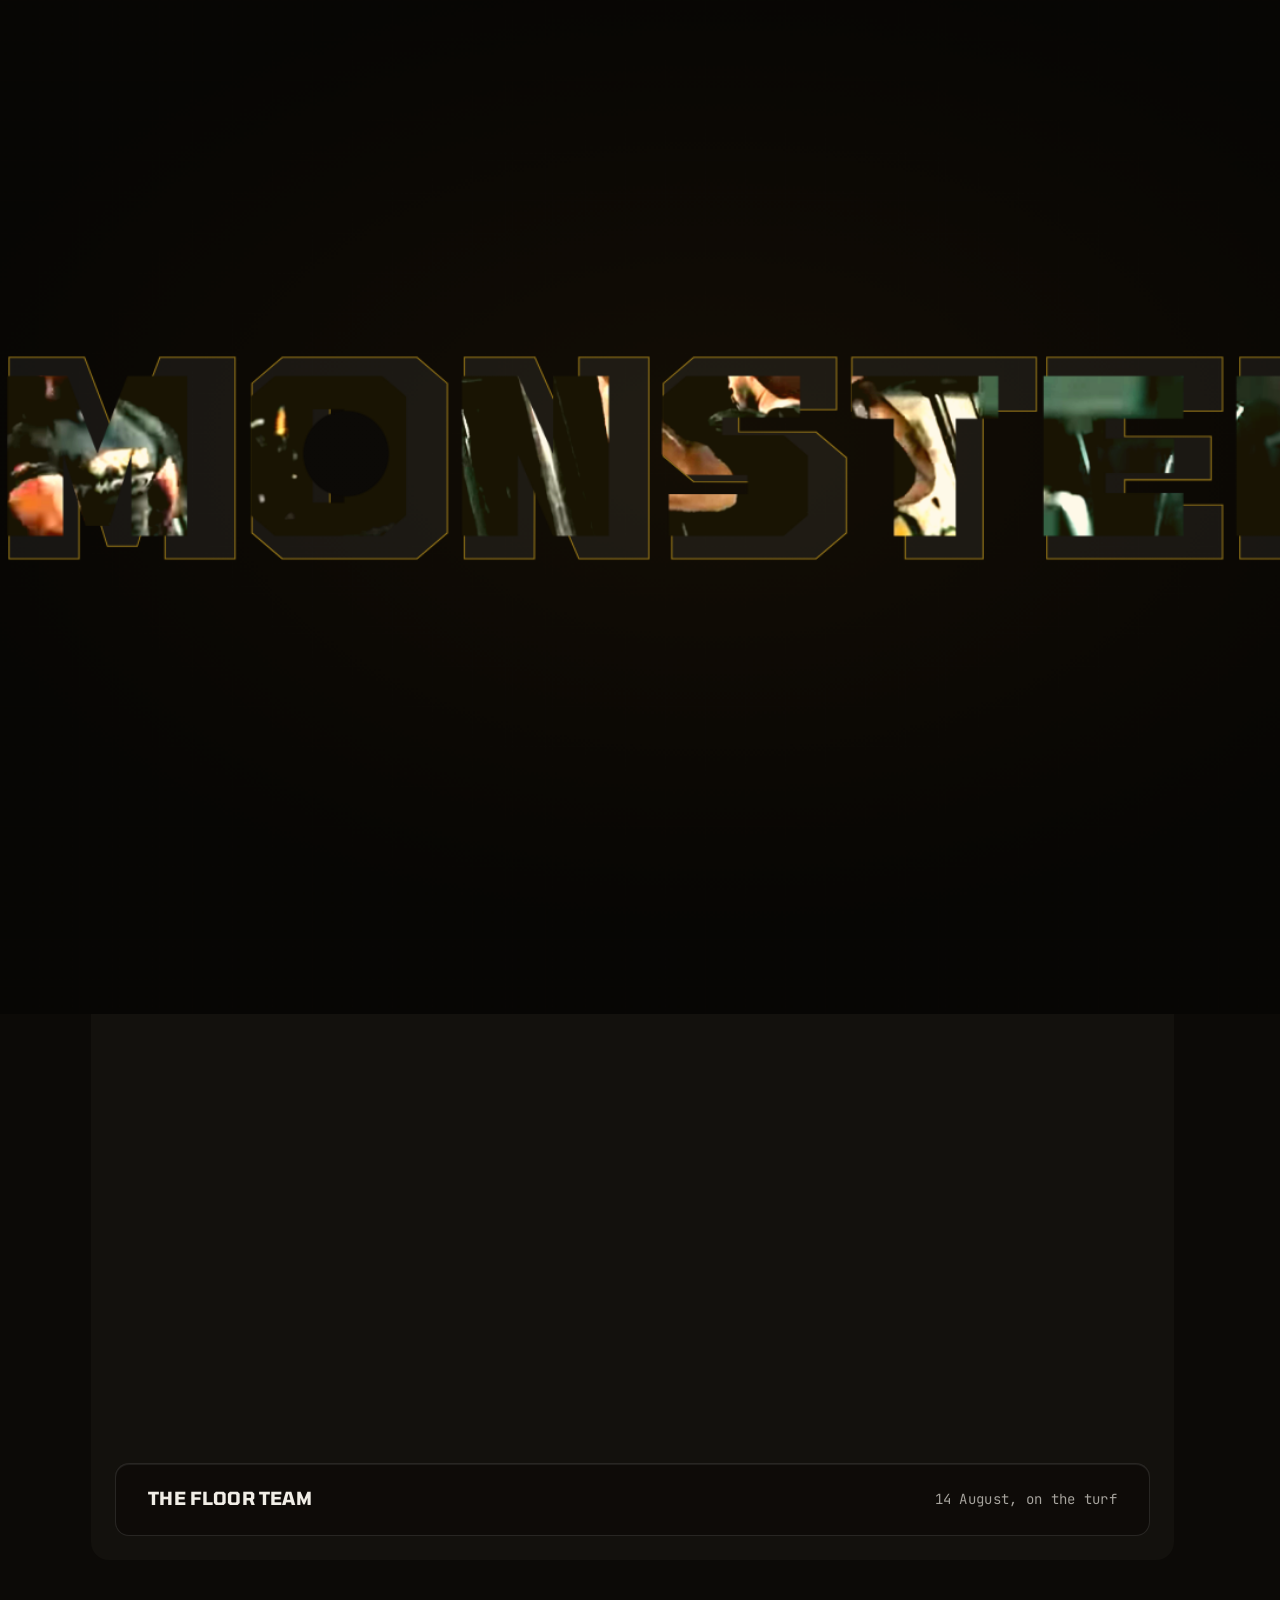
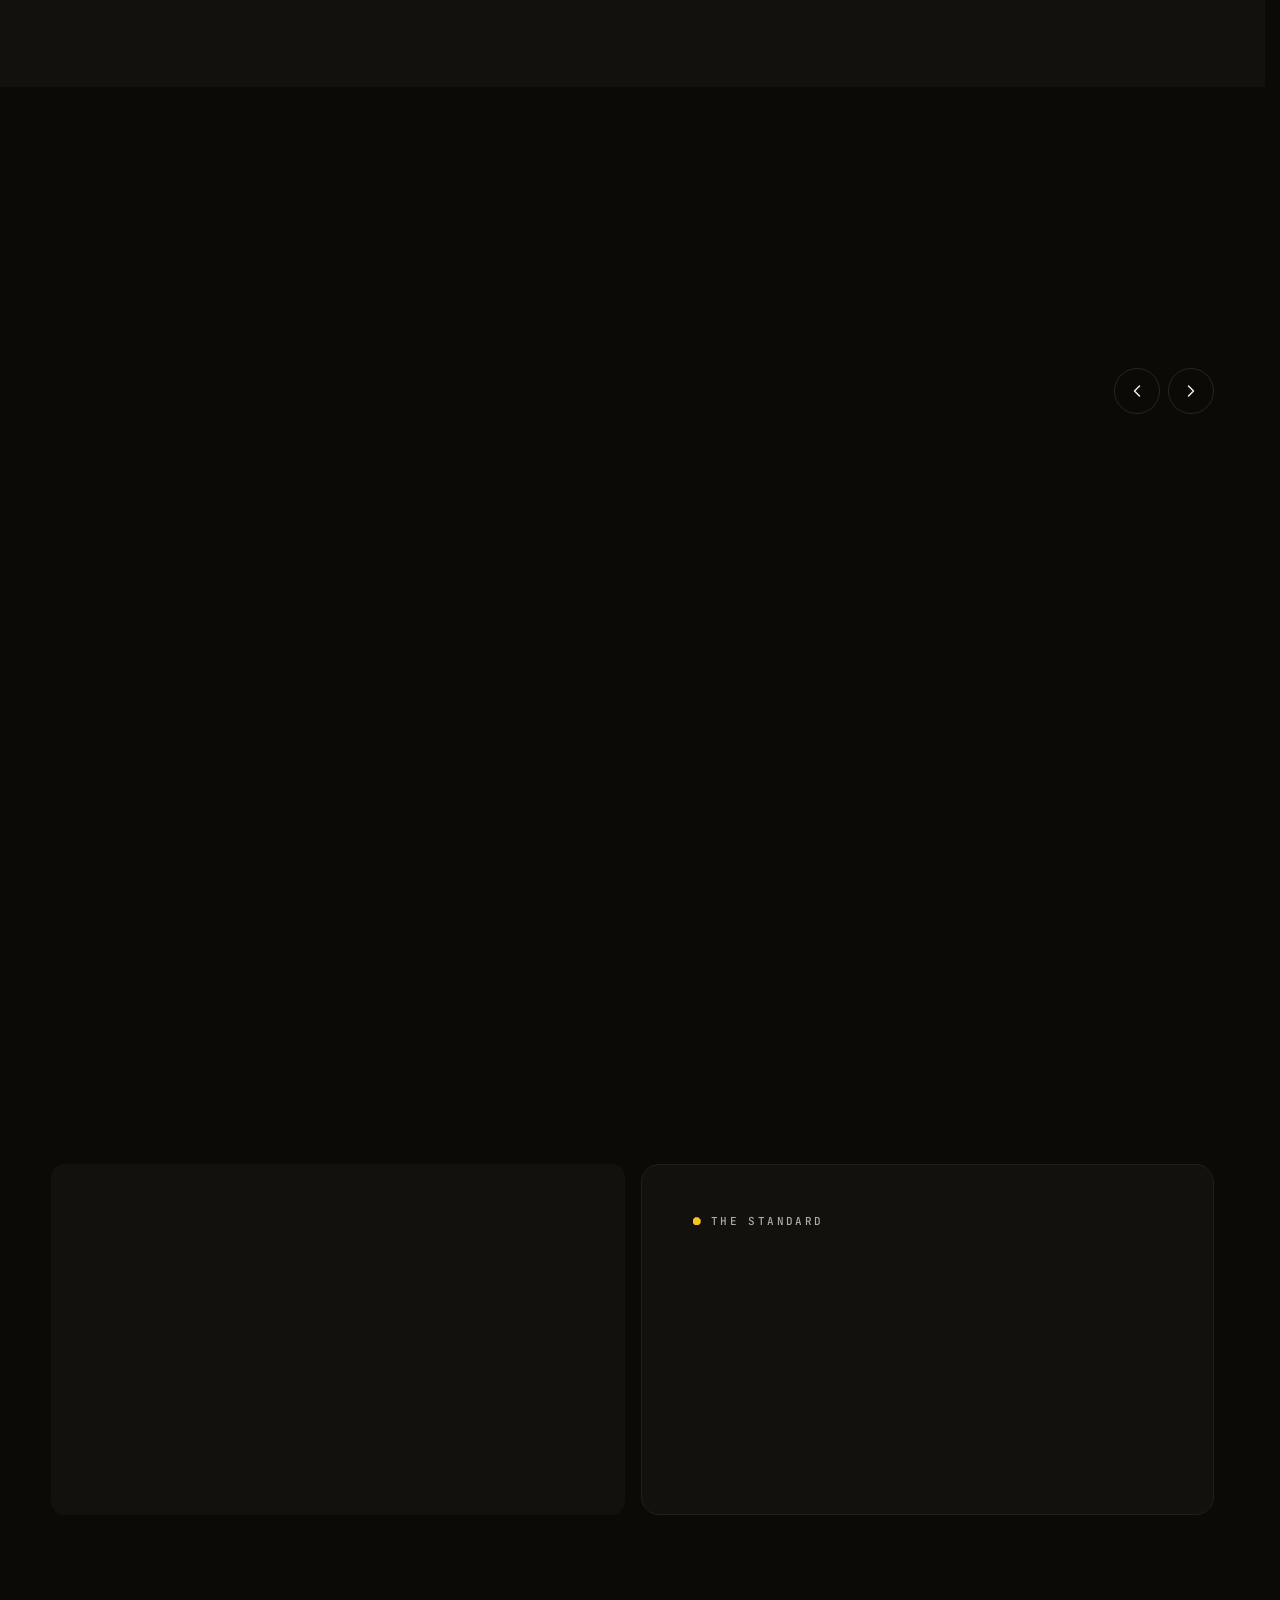
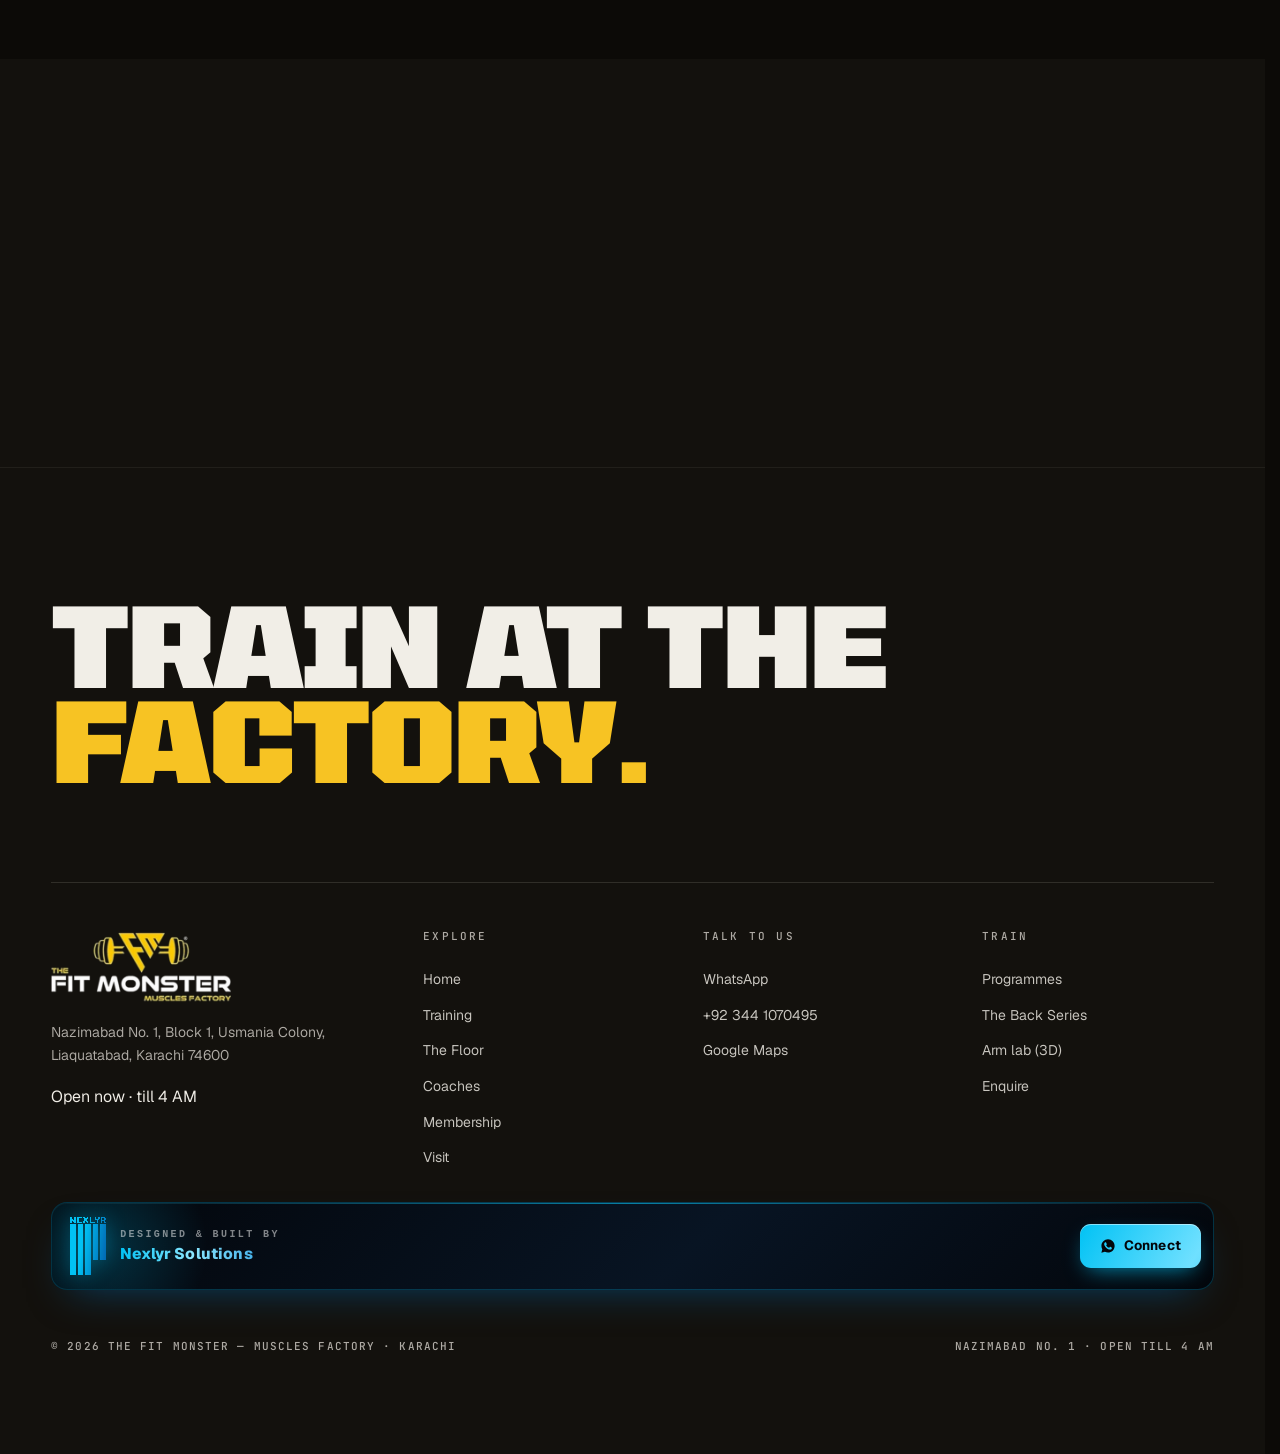
<file: coaches.html>
<!doctype html>
<html lang="en" data-theme="dark">
<head>
<meta charset="utf-8">
<meta name="viewport" content="width=device-width,initial-scale=1,viewport-fit=cover">
<title>Coaches · The Fit Monster — Muscles Factory, Karachi</title>
<meta name="description" content="The coaching floor at The Fit Monster, Nazimabad: kind, welcoming, personable, and honest about your reps. Personal training explained.">
<link rel="canonical" href="https://fit-monster.nexlyr.solutions/coaches">
<meta name="theme-color" content="#0f0e0c">
<meta property="og:type" content="website"><meta property="og:title" content="Coaches · The Fit Monster — Muscles Factory, Karachi"><meta property="og:description" content="The coaching floor at The Fit Monster, Nazimabad: kind, welcoming, personable, and honest about your reps. Personal training explained."><meta property="og:image" content="https://fit-monster.nexlyr.solutions/og-coaches.jpg">
<meta property="og:image:width" content="1200">
<meta property="og:image:height" content="630">
<meta property="og:image:type" content="image/jpeg">
<meta property="og:image:alt" content="The Fit Monster — Muscles Factory, Nazimabad, Karachi">
<meta property="og:site_name" content="The Fit Monster">
<meta name="twitter:image" content="https://fit-monster.nexlyr.solutions/og-coaches.jpg"><meta property="og:url" content="https://fit-monster.nexlyr.solutions/coaches"><meta name="twitter:card" content="summary_large_image">
<link rel="icon" href="favicon.png" type="image/png"><link rel="apple-touch-icon" href="apple-touch-icon.png"><link rel="manifest" href="site.webmanifest">
<script>(function(){var d=document.documentElement;d.classList.add('js');try{var t=localStorage.getItem('fm-theme');if(t!=='light')t='dark';d.dataset.theme=t;if(!sessionStorage.getItem('fm-seen'))d.classList.add('ld-on');else if(sessionStorage.getItem('fm-pt'))d.classList.add('pt-on')}catch(e){}setTimeout(function(){if(!window.FM_BOOT)d.classList.remove('ld-on','pt-on')},6000)})();</script>
<link rel="preload" href="fonts/tomorrow-latin-800-normal.woff2" as="font" type="font/woff2" crossorigin>
<link rel="preload" href="fonts/geist-var.woff2" as="font" type="font/woff2" crossorigin>
<link rel="preload" href="media/img/logo-on-dark.webp" as="image" type="image/webp">
<link rel="stylesheet" href="css/tokens.css?v=113ea224">
<link rel="stylesheet" href="css/site.css?v=f66efeb0">
<script type="importmap">{"imports":{"three":"./js/vendor/three.module.min.js"}}</script>
<script type="application/ld+json">{"@context": "https://schema.org", "@type": "HealthClub", "name": "The Fit Monster — Muscles Factory", "url": "https://fit-monster.nexlyr.solutions/", "image": "https://fit-monster.nexlyr.solutions/og.jpg", "telephone": "+92 344 1070495", "address": {"@type": "PostalAddress", "streetAddress": "Nazimabad No. 1, Block 1, Usmania Colony, Liaquatabad", "addressLocality": "Karachi", "postalCode": "74600", "addressCountry": "PK"}, "geo": {"@type": "GeoCoordinates", "latitude": 24.908872, "longitude": 67.0305558}, "aggregateRating": {"@type": "AggregateRating", "ratingValue": "4.7", "reviewCount": "140"}, "openingHoursSpecification": [{"@type": "OpeningHoursSpecification", "dayOfWeek": ["Monday", "Tuesday", "Thursday", "Friday", "Saturday"], "opens": "06:30", "closes": "04:00"}, {"@type": "OpeningHoursSpecification", "dayOfWeek": ["Wednesday", "Sunday"], "opens": "06:30", "closes": "01:00"}]}</script>
</head>
<body>
<a class="skip" href="#main">Skip to content</a>
<div class="ldr" aria-hidden="true">
  <div class="ldr__stage"><div class="ldr__word"><div class="ldr__base"><span>M</span><span class="o">O</span><span>N</span><span>S</span><span>T</span><span>E</span><span>R</span></div><div class="ldr__mask"><div class="ldr__fill"><span>M</span><span>O</span><span>N</span><span>S</span><span>T</span><span>E</span><span>R</span></div></div><i class="ldr__crest"></i></div></div>
  <p class="ldr__m ldr__tl">The Fit Monster · <b>Muscles Factory</b></p>
  <p class="ldr__m ldr__tr">Nazimabad · Karachi<br>Est. on iron</p>
  <div class="ldr__m ldr__bl"><b id="ldN">000</b>Heating the iron</div>
  <p class="ldr__m ldr__br">Hammer Strength · Nautilus</p>
</div>
<div class="curtain" aria-hidden="true"><div class="curtain__bg"></div><i class="curtain__bar"></i><div class="curtain__t"><span>The Fit Monster</span></div></div>
<header class="nav glass" role="banner">
  <a class="nav__logo" href="index.html" aria-label="The Fit Monster — home"></a>
  <nav class="nav__links" aria-label="Main"><a href="training.html">Training</a><a href="floor.html">The Floor</a><a href="coaches.html" aria-current="page">Coaches</a><a href="membership.html">Membership</a><a href="visit.html">Visit</a></nav>
  <div class="nav__r">
    <a class="btn btn--gold btn--sm btn-join" data-wa="Assalam o Alaikum! I want to join The Fit Monster.">Join</a>
    <button class="menu-t" type="button" aria-expanded="false" aria-controls="menu"><span class="t">Menu</span><span class="bars" aria-hidden="true"><i></i><i></i></span></button>
  </div>
</header>
<div class="menu glass-strong" id="menu" aria-hidden="true" aria-label="Site menu">
  <ul class="menu__list"><li style="--i:0"><a href="index.html"><img class="menu__th" src="media/poster/hero-portrait.webp" alt="" width="52" height="52" loading="lazy" decoding="async"><span class="menu__t"><b>Home</b><small>Video, the machine, the Halo</small></span><svg viewBox="0 0 24 24" fill="none" stroke="currentColor" stroke-width="1.8" stroke-linecap="round" stroke-linejoin="round" aria-hidden="true"><path d="M5 12h14M13 6l6 6-6 6"/></svg></a></li><li style="--i:1"><a href="training.html"><img class="menu__th" src="media/poster/back-close-grip-pulldown.webp" alt="" width="52" height="52" loading="lazy" decoding="async"><span class="menu__t"><b>Training</b><small>Programmes, Back Series, arm lab</small></span><svg viewBox="0 0 24 24" fill="none" stroke="currentColor" stroke-width="1.8" stroke-linecap="round" stroke-linejoin="round" aria-hidden="true"><path d="M5 12h14M13 6l6 6-6 6"/></svg></a></li><li style="--i:2"><a href="floor.html"><img class="menu__th" src="media/img/tour-led-900.webp" alt="" width="52" height="52" loading="lazy" decoding="async"><span class="menu__t"><b>The Floor</b><small>Every photo and reel</small></span><svg viewBox="0 0 24 24" fill="none" stroke="currentColor" stroke-width="1.8" stroke-linecap="round" stroke-linejoin="round" aria-hidden="true"><path d="M5 12h14M13 6l6 6-6 6"/></svg></a></li><li style="--i:3"><a href="coaches.html" aria-current="page"><img class="menu__th" src="media/poster/reel-the-tee.webp" alt="" width="52" height="52" loading="lazy" decoding="async"><span class="menu__t"><b>Coaches</b><small>The team and personal training</small></span><svg viewBox="0 0 24 24" fill="none" stroke="currentColor" stroke-width="1.8" stroke-linecap="round" stroke-linejoin="round" aria-hidden="true"><path d="M5 12h14M13 6l6 6-6 6"/></svg></a></li><li style="--i:4"><a href="membership.html"><img class="menu__th" src="media/img/tour-glow-900.webp" alt="" width="52" height="52" loading="lazy" decoding="async"><span class="menu__t"><b>Membership</b><small>Plans, FAQ, enquire</small></span><svg viewBox="0 0 24 24" fill="none" stroke="currentColor" stroke-width="1.8" stroke-linecap="round" stroke-linejoin="round" aria-hidden="true"><path d="M5 12h14M13 6l6 6-6 6"/></svg></a></li><li style="--i:5"><a href="visit.html"><img class="menu__th" src="media/img/tour-sign-900.webp" alt="" width="52" height="52" loading="lazy" decoding="async"><span class="menu__t"><b>Visit</b><small>Timings, map, directions</small></span><svg viewBox="0 0 24 24" fill="none" stroke="currentColor" stroke-width="1.8" stroke-linecap="round" stroke-linejoin="round" aria-hidden="true"><path d="M5 12h14M13 6l6 6-6 6"/></svg></a></li></ul>
  <div class="menu__foot">
    <p class="status" data-status><i></i><span>Checking timings</span></p>
    <div class="menu__chips">
      <a class="btn btn--gold btn--wa btn--sm" data-wa><svg viewBox="0 0 24 24" fill="currentColor" aria-hidden="true"><path d="M12.04 2C6.58 2 2.14 6.44 2.14 11.9c0 1.75.46 3.45 1.32 4.95L2.05 22l5.28-1.38a9.86 9.86 0 0 0 4.71 1.2c5.46 0 9.9-4.44 9.9-9.9S17.5 2 12.04 2zm5.8 14.06c-.24.68-1.4 1.3-1.94 1.35-.5.05-1.13.07-1.82-.11-.42-.13-.96-.31-1.65-.61-2.9-1.25-4.8-4.17-4.95-4.37-.14-.2-1.18-1.57-1.18-3s.75-2.13 1.02-2.42c.26-.29.58-.36.77-.36l.55.01c.18.01.42-.07.65.5.24.58.82 2 .89 2.14.07.15.12.32.02.51-.09.2-.14.32-.28.49l-.42.49c-.14.14-.28.29-.12.57.16.29.72 1.18 1.54 1.91 1.06.94 1.95 1.23 2.23 1.37.28.15.44.12.6-.07.17-.2.7-.81.88-1.09.19-.29.37-.24.63-.14.25.09 1.62.76 1.9.9.28.15.46.22.53.34.07.12.07.68-.17 1.34z"/></svg><span>WhatsApp</span></a>
      <a class="icon-btn" data-tel aria-label="Call the gym"><svg viewBox="0 0 24 24" fill="none" stroke="currentColor" stroke-width="1.8" stroke-linecap="round" stroke-linejoin="round" aria-hidden="true"><path d="M5 4h4l2 5-2.5 1.5a11 11 0 0 0 5 5L15 13l5 2v4a2 2 0 0 1-2 2A16 16 0 0 1 3 6a2 2 0 0 1 2-2"/></svg></a>
      <a class="icon-btn" data-maps aria-label="Directions in Google Maps"><svg viewBox="0 0 24 24" fill="none" stroke="currentColor" stroke-width="1.8" stroke-linecap="round" stroke-linejoin="round" aria-hidden="true"><path d="M12 21s-7-6.1-7-11.5A7 7 0 0 1 19 9.5C19 14.9 12 21 12 21z"/><circle cx="12" cy="9.5" r="2.5"/></svg></a>
    </div>
  </div>
</div>
<main id="main"><section class="phero" aria-labelledby="ph-h">
  <div class="phero__bg" data-scene="halo-ambient" aria-hidden="true"></div>
  <div class="wrap phero__in">
    <div class="phero__copy"><p class="label" data-fade>Coaches</p><h1 class="display-s" id="ph-h" data-rise>Kind. Welcoming. <span class="gold">Honest.</span></h1><p class="lede" data-fade style="--d:250ms">Our coaches are on the floor from the morning rush to the late-night crowd. Their job is to make you better than you were last month, and to be decent about it.</p></div>
    <figure class="phero__card" data-fade style="--d:200ms"><img src="media/poster/reel-the-tee.webp" alt="" width="540" height="960" decoding="async"><video data-loop data-src="media/video/reel-the-tee" preload="none" muted playsinline aria-hidden="true"></video><figcaption class="glass"><i></i>Coach on the floor</figcaption></figure>
  </div>
</section>

<section class="sec" aria-label="The team" style="padding-top:var(--space-xl)">
  <div class="wrap">
    <figure class="team" data-wipe><img src="media/img/team-14-august-1080.webp" srcset="media/img/team-14-august-1080.webp 1080w, media/img/team-14-august-640.webp 640w" sizes="100vw" alt="The Fit Monster coaching team in matching black tees, arms crossed, on the turf in front of the Pakistan flag" loading="lazy" decoding="async">
      <figcaption class="glass-strong"><span class="h4">The floor team</span><span class="mono small" style="color:var(--color-night-mute)">14 August, on the turf</span></figcaption></figure>
  </div>
</section>

<section class="sec" aria-labelledby="pr-h" style="padding-top:0">
  <div class="wrap">
    <div class="head"><p class="label" data-fade>How we coach</p><h2 class="h2" id="pr-h" data-rise>Three rules on our floor.</h2><p class="lede" data-fade>Straight from the way we talk about ourselves, and the way members describe us in reviews.</p></div>
    <div class="principles swipe">
      <article class="principle" data-fade><p class="n">01</p><h3 class="h3">Kind before hard</h3><p>Nobody gets laughed at on our floor. First-timers get the same attention as the regulars who have been here for years.</p></article>
      <article class="principle" data-fade style="--d:80ms"><p class="n">02</p><h3 class="h3">Form, then load</h3><p>The weight goes up when the movement is right. Not before. That is how you train for years instead of months.</p></article>
      <article class="principle" data-fade style="--d:160ms"><p class="n">03</p><h3 class="h3">Listen, then adjust</h3><p>We value our members and listen to their feedback. On the floor, that means your plan changes when your week does.</p></article>
    </div>
  </div>
</section>

<section class="sec alt" id="personal-training" aria-labelledby="pt-h">
  <div class="wrap">
    <div class="head"><p class="label" data-fade>Personal training</p><h2 class="h2" id="pt-h" data-rise>One coach. Only yours.</h2><p class="lede" data-fade>How a personal training block works, from first message to your weekly check-in.</p></div>
    <div class="steps swipe">
      <div class="step" data-fade><b>01</b><h3 class="h4">Message the desk</h3><p>Tell us your goal and when you can train. We match you with a coach.</p></div>
      <div class="step" data-fade style="--d:80ms"><b>02</b><h3 class="h4">Assessment</h3><p>Movement, strength and history, before a single heavy set.</p></div>
      <div class="step" data-fade style="--d:160ms"><b>03</b><h3 class="h4">Your programme</h3><p>Written for you, with the diet guidance that goes with it.</p></div>
      <div class="step" data-fade style="--d:240ms"><b>04</b><h3 class="h4">Weekly check-in</h3><p>We look at what moved, and adjust what didn't.</p></div>
    </div>
    <div style="display:flex;flex-wrap:wrap;gap:12px;margin-top:48px" data-fade><a class="btn btn--gold btn--wa" data-wa="Assalam o Alaikum! I want to start personal training."><svg viewBox="0 0 24 24" fill="currentColor" aria-hidden="true"><path d="M12.04 2C6.58 2 2.14 6.44 2.14 11.9c0 1.75.46 3.45 1.32 4.95L2.05 22l5.28-1.38a9.86 9.86 0 0 0 4.71 1.2c5.46 0 9.9-4.44 9.9-9.9S17.5 2 12.04 2zm5.8 14.06c-.24.68-1.4 1.3-1.94 1.35-.5.05-1.13.07-1.82-.11-.42-.13-.96-.31-1.65-.61-2.9-1.25-4.8-4.17-4.95-4.37-.14-.2-1.18-1.57-1.18-3s.75-2.13 1.02-2.42c.26-.29.58-.36.77-.36l.55.01c.18.01.42-.07.65.5.24.58.82 2 .89 2.14.07.15.12.32.02.51-.09.2-.14.32-.28.49l-.42.49c-.14.14-.28.29-.12.57.16.29.72 1.18 1.54 1.91 1.06.94 1.95 1.23 2.23 1.37.28.15.44.12.6-.07.17-.2.7-.81.88-1.09.19-.29.37-.24.63-.14.25.09 1.62.76 1.9.9.28.15.46.22.53.34.07.12.07.68-.17 1.34z"/></svg><span>Book a PT intro</span></a></div>
  </div>
</section>

<section class="sec" aria-labelledby="cf-h">
  <div class="wrap"><div class="head"><p class="label" data-fade>Coaches on camera</p><h2 class="h2" id="cf-h" data-rise>See them work.</h2><div style="display:flex;justify-content:space-between;align-items:end;gap:20px;flex-wrap:wrap"><p class="lede" data-fade>Tap a reel for sound.</p><div class="rail-ctl"><button class="icon-btn" type="button" data-rail="rail-coach" data-dir="prev" aria-label="Scroll back"><svg viewBox="0 0 24 24" fill="none" stroke="currentColor" stroke-width="1.8" stroke-linecap="round" stroke-linejoin="round" aria-hidden="true"><path d="M15 6l-6 6 6 6"/></svg></button><button class="icon-btn" type="button" data-rail="rail-coach" data-dir="next" aria-label="Scroll forward"><svg viewBox="0 0 24 24" fill="none" stroke="currentColor" stroke-width="1.8" stroke-linecap="round" stroke-linejoin="round" aria-hidden="true"><path d="M9 6l6 6-6 6"/></svg></button></div></div></div></div>
  <div class="rail" id="rail-coach" data-fade><button class="reel" type="button" data-lb="coach" data-src="media/video/reel-the-tee" data-poster="media/poster/reel-the-tee.webp" data-hover-video aria-label="Play: Wear the tee"><img src="media/poster/reel-the-tee.webp" alt="" width="540" height="960" loading="lazy" decoding="async"><video data-src="media/video/reel-the-tee" preload="none" muted playsinline aria-hidden="true"></video><span class="reel__play glass"><svg viewBox="0 0 24 24" fill="currentColor" aria-hidden="true"><path d="M7 4.8v14.4c0 .8.9 1.3 1.6.9l11.3-7.2c.6-.4.6-1.4 0-1.8L8.6 3.9C7.9 3.5 7 4 7 4.8z"/></svg></span><span class="reel__t"><b>Wear the tee</b><span class="mono">0:28</span></span></button><button class="reel" type="button" data-lb="coach" data-src="media/video/reel-red-set" data-poster="media/poster/reel-red-set.webp" data-hover-video aria-label="Play: The red set"><img src="media/poster/reel-red-set.webp" alt="" width="540" height="960" loading="lazy" decoding="async"><video data-src="media/video/reel-red-set" preload="none" muted playsinline aria-hidden="true"></video><span class="reel__play glass"><svg viewBox="0 0 24 24" fill="currentColor" aria-hidden="true"><path d="M7 4.8v14.4c0 .8.9 1.3 1.6.9l11.3-7.2c.6-.4.6-1.4 0-1.8L8.6 3.9C7.9 3.5 7 4 7 4.8z"/></svg></span><span class="reel__t"><b>The red set</b><span class="mono">0:22</span></span></button><button class="reel" type="button" data-lb="coach" data-src="media/video/reel-favourite-machine" data-poster="media/poster/reel-favourite-machine.webp" data-hover-video aria-label="Play: Favourite machine"><img src="media/poster/reel-favourite-machine.webp" alt="" width="540" height="960" loading="lazy" decoding="async"><video data-src="media/video/reel-favourite-machine" preload="none" muted playsinline aria-hidden="true"></video><span class="reel__play glass"><svg viewBox="0 0 24 24" fill="currentColor" aria-hidden="true"><path d="M7 4.8v14.4c0 .8.9 1.3 1.6.9l11.3-7.2c.6-.4.6-1.4 0-1.8L8.6 3.9C7.9 3.5 7 4 7 4.8z"/></svg></span><span class="reel__t"><b>Favourite machine</b><span class="mono">0:10</span></span></button></div>
</section>

<section class="sec" aria-label="We lift heavy" style="padding-top:0">
  <div class="wrap duo">
    <figure data-wipe><img src="media/img/feed-lift-heavy-640.webp" srcset="media/img/feed-lift-heavy-640.webp 640w, media/img/feed-lift-heavy-1080.webp 1080w" sizes="(max-width: 900px) 100vw, 50vw" alt="Poster: a bearded lifter in a Fit Monster tee deadlifting under the words We Lift Heavy" loading="lazy" decoding="async"></figure>
    <div class="panel" style="display:flex;flex-direction:column;justify-content:end;gap:20px">
      <p class="label">The standard</p><h2 class="h2" data-rise>We lift heavy.</h2>
      <p class="lede" data-fade>And we teach you how to, safely. Heavy is a skill, and our coaches have spent years on it.</p>
    </div>
  </div>
</section>
</main>
<section class="sec sec--tight alt" aria-label="Get in touch">
  <div class="wrap cta-band">
    <div><h2 class="h2" data-rise>Train with a coach.</h2><p class="lede" style="margin-top:20px" data-fade>Personal training, or just a coach to check your form on the floor. Start with a message.</p></div>
    <div class="cta-band__b" data-fade><a class="btn btn--gold btn--wa" data-wa="Assalam o Alaikum! I want to train with a coach."><svg viewBox="0 0 24 24" fill="currentColor" aria-hidden="true"><path d="M12.04 2C6.58 2 2.14 6.44 2.14 11.9c0 1.75.46 3.45 1.32 4.95L2.05 22l5.28-1.38a9.86 9.86 0 0 0 4.71 1.2c5.46 0 9.9-4.44 9.9-9.9S17.5 2 12.04 2zm5.8 14.06c-.24.68-1.4 1.3-1.94 1.35-.5.05-1.13.07-1.82-.11-.42-.13-.96-.31-1.65-.61-2.9-1.25-4.8-4.17-4.95-4.37-.14-.2-1.18-1.57-1.18-3s.75-2.13 1.02-2.42c.26-.29.58-.36.77-.36l.55.01c.18.01.42-.07.65.5.24.58.82 2 .89 2.14.07.15.12.32.02.51-.09.2-.14.32-.28.49l-.42.49c-.14.14-.28.29-.12.57.16.29.72 1.18 1.54 1.91 1.06.94 1.95 1.23 2.23 1.37.28.15.44.12.6-.07.17-.2.7-.81.88-1.09.19-.29.37-.24.63-.14.25.09 1.62.76 1.9.9.28.15.46.22.53.34.07.12.07.68-.17 1.34z"/></svg><span>WhatsApp the desk</span></a><button class="btn btn--glass" type="button" data-open-chat>Ask the front desk</button></div>
  </div>
</section>
<footer class="foot" role="contentinfo">
  <div class="wrap">
    <p class="foot__say">Train at the<br><span>factory.</span></p>
    <div class="foot__grid">
      <div>
        <div class="foot__logo" role="img" aria-label="The Fit Monster — Muscles Factory"></div>
        <p class="small" style="margin-top:18px;max-width:34ch" data-fm="address"></p>
        <p class="status" data-status style="margin-top:18px"><i></i><span>Checking timings</span></p>
      </div>
      <div><h4>Explore</h4><ul><li><a href="index.html">Home</a></li><li><a href="training.html">Training</a></li><li><a href="floor.html">The Floor</a></li><li><a href="coaches.html">Coaches</a></li><li><a href="membership.html">Membership</a></li><li><a href="visit.html">Visit</a></li></ul></div>
      <div><h4>Talk to us</h4><ul><li><a data-wa>WhatsApp</a></li><li><a data-tel><span data-fm="phone"></span></a></li><li><a data-maps>Google Maps</a></li><li><a data-ig>Instagram</a></li></ul></div>
      <div><h4>Train</h4><ul><li><a href="training.html#programmes">Programmes</a></li><li><a href="training.html#back-series">The Back Series</a></li><li><a href="training.html#arm-lab">Arm lab (3D)</a></li><li><a href="membership.html#enquire">Enquire</a></li></ul></div>
    </div>
    <div class="nxb">
      <a class="nxb__id" href="https://nexlyr.solutions/" target="_blank" rel="noopener"
         aria-label="Nexlyr Solutions — the studio that designed and built this site">
        <span class="nxb__mk" aria-hidden="true"><svg viewBox="0 0 631 1011" xmlns="http://www.w3.org/2000/svg" shape-rendering="crispEdges" role="img" aria-label="Nexlyr Solutions logo"><defs><linearGradient id="nxbLogoG" gradientUnits="userSpaceOnUse" x1="277.4" y1="43.9" x2="724.3" y2="114.7"><stop offset="0" stop-color="#01C2F4"/><stop offset="1" stop-color="#0169B3"/></linearGradient></defs><g fill="url(#nxbLogoG)"><rect x="2.5" y="1" width="27.2" height="6.8"/><rect x="70.5" y="1" width="27.2" height="6.8"/><rect x="124.9" y="1" width="88.4" height="6.8"/><rect x="233.7" y="1" width="27.2" height="6.8"/><rect x="294.9" y="1" width="27.2" height="6.8"/><rect x="342.5" y="1" width="27.2" height="6.8"/><rect x="430.9" y="1" width="27.2" height="6.8"/><rect x="492.1" y="1" width="27.2" height="6.8"/><rect x="539.7" y="1" width="74.8" height="6.8"/><rect x="2.5" y="7.8" width="34" height="6.8"/><rect x="70.5" y="7.8" width="27.2" height="6.8"/><rect x="124.9" y="7.8" width="88.4" height="6.8"/><rect x="233.7" y="7.8" width="27.2" height="6.8"/><rect x="294.9" y="7.8" width="27.2" height="6.8"/><rect x="342.5" y="7.8" width="27.2" height="6.8"/><rect x="430.9" y="7.8" width="27.2" height="6.8"/><rect x="492.1" y="7.8" width="27.2" height="6.8"/><rect x="539.7" y="7.8" width="81.6" height="6.8"/><rect x="2.5" y="14.6" width="34" height="6.8"/><rect x="70.5" y="14.6" width="27.2" height="6.8"/><rect x="124.9" y="14.6" width="27.2" height="6.8"/><rect x="233.7" y="14.6" width="34" height="6.8"/><rect x="288.1" y="14.6" width="34" height="6.8"/><rect x="342.5" y="14.6" width="27.2" height="6.8"/><rect x="430.9" y="14.6" width="27.2" height="6.8"/><rect x="492.1" y="14.6" width="27.2" height="6.8"/><rect x="539.7" y="14.6" width="27.2" height="6.8"/><rect x="600.9" y="14.6" width="27.2" height="6.8"/><rect x="2.5" y="21.4" width="40.8" height="6.8"/><rect x="70.5" y="21.4" width="27.2" height="6.8"/><rect x="124.9" y="21.4" width="27.2" height="6.8"/><rect x="240.5" y="21.4" width="34" height="6.8"/><rect x="281.3" y="21.4" width="34" height="6.8"/><rect x="342.5" y="21.4" width="27.2" height="6.8"/><rect x="430.9" y="21.4" width="27.2" height="6.8"/><rect x="492.1" y="21.4" width="27.2" height="6.8"/><rect x="539.7" y="21.4" width="27.2" height="6.8"/><rect x="600.9" y="21.4" width="27.2" height="6.8"/><rect x="2.5" y="28.2" width="47.6" height="6.8"/><rect x="70.5" y="28.2" width="27.2" height="6.8"/><rect x="124.9" y="28.2" width="27.2" height="6.8"/><rect x="247.3" y="28.2" width="61.2" height="6.8"/><rect x="342.5" y="28.2" width="27.2" height="6.8"/><rect x="437.7" y="28.2" width="27.2" height="6.8"/><rect x="485.3" y="28.2" width="27.2" height="6.8"/><rect x="539.7" y="28.2" width="27.2" height="6.8"/><rect x="600.9" y="28.2" width="27.2" height="6.8"/><rect x="2.5" y="35" width="54.4" height="6.8"/><rect x="70.5" y="35" width="27.2" height="6.8"/><rect x="124.9" y="35" width="27.2" height="6.8"/><rect x="254.1" y="35" width="47.6" height="6.8"/><rect x="342.5" y="35" width="27.2" height="6.8"/><rect x="444.5" y="35" width="27.2" height="6.8"/><rect x="478.5" y="35" width="27.2" height="6.8"/><rect x="539.7" y="35" width="27.2" height="6.8"/><rect x="600.9" y="35" width="27.2" height="6.8"/><rect x="2.5" y="41.8" width="27.2" height="6.8"/><rect x="36.5" y="41.8" width="27.2" height="6.8"/><rect x="70.5" y="41.8" width="27.2" height="6.8"/><rect x="124.9" y="41.8" width="81.6" height="6.8"/><rect x="260.9" y="41.8" width="34" height="6.8"/><rect x="342.5" y="41.8" width="27.2" height="6.8"/><rect x="451.3" y="41.8" width="47.6" height="6.8"/><rect x="539.7" y="41.8" width="27.2" height="6.8"/><rect x="600.9" y="41.8" width="27.2" height="6.8"/><rect x="2.5" y="48.6" width="27.2" height="6.8"/><rect x="36.5" y="48.6" width="27.2" height="6.8"/><rect x="70.5" y="48.6" width="27.2" height="6.8"/><rect x="124.9" y="48.6" width="81.6" height="6.8"/><rect x="260.9" y="48.6" width="34" height="6.8"/><rect x="342.5" y="48.6" width="27.2" height="6.8"/><rect x="458.1" y="48.6" width="34" height="6.8"/><rect x="539.7" y="48.6" width="27.2" height="6.8"/><rect x="600.9" y="48.6" width="27.2" height="6.8"/><rect x="2.5" y="55.4" width="27.2" height="6.8"/><rect x="43.3" y="55.4" width="54.4" height="6.8"/><rect x="124.9" y="55.4" width="27.2" height="6.8"/><rect x="254.1" y="55.4" width="47.6" height="6.8"/><rect x="342.5" y="55.4" width="27.2" height="6.8"/><rect x="464.9" y="55.4" width="27.2" height="6.8"/><rect x="539.7" y="55.4" width="81.6" height="6.8"/><rect x="2.5" y="62.2" width="27.2" height="6.8"/><rect x="43.3" y="62.2" width="54.4" height="6.8"/><rect x="124.9" y="62.2" width="27.2" height="6.8"/><rect x="247.3" y="62.2" width="61.2" height="6.8"/><rect x="342.5" y="62.2" width="27.2" height="6.8"/><rect x="464.9" y="62.2" width="27.2" height="6.8"/><rect x="539.7" y="62.2" width="74.8" height="6.8"/><rect x="2.5" y="69" width="27.2" height="6.8"/><rect x="50.1" y="69" width="47.6" height="6.8"/><rect x="124.9" y="69" width="27.2" height="6.8"/><rect x="240.5" y="69" width="34" height="6.8"/><rect x="281.3" y="69" width="34" height="6.8"/><rect x="342.5" y="69" width="27.2" height="6.8"/><rect x="464.9" y="69" width="27.2" height="6.8"/><rect x="539.7" y="69" width="27.2" height="6.8"/><rect x="580.5" y="69" width="34" height="6.8"/><rect x="2.5" y="75.8" width="27.2" height="6.8"/><rect x="56.9" y="75.8" width="40.8" height="6.8"/><rect x="124.9" y="75.8" width="27.2" height="6.8"/><rect x="233.7" y="75.8" width="34" height="6.8"/><rect x="288.1" y="75.8" width="34" height="6.8"/><rect x="342.5" y="75.8" width="27.2" height="6.8"/><rect x="464.9" y="75.8" width="27.2" height="6.8"/><rect x="539.7" y="75.8" width="27.2" height="6.8"/><rect x="587.3" y="75.8" width="34" height="6.8"/><rect x="2.5" y="82.6" width="27.2" height="6.8"/><rect x="63.7" y="82.6" width="34" height="6.8"/><rect x="124.9" y="82.6" width="88.4" height="6.8"/><rect x="233.7" y="82.6" width="27.2" height="6.8"/><rect x="294.9" y="82.6" width="27.2" height="6.8"/><rect x="342.5" y="82.6" width="88.4" height="6.8"/><rect x="464.9" y="82.6" width="27.2" height="6.8"/><rect x="539.7" y="82.6" width="27.2" height="6.8"/><rect x="594.1" y="82.6" width="34" height="6.8"/><rect x="2.5" y="89.4" width="27.2" height="6.8"/><rect x="70.5" y="89.4" width="27.2" height="6.8"/><rect x="124.9" y="89.4" width="88.4" height="6.8"/><rect x="233.7" y="89.4" width="27.2" height="6.8"/><rect x="294.9" y="89.4" width="27.2" height="6.8"/><rect x="342.5" y="89.4" width="88.4" height="6.8"/><rect x="464.9" y="89.4" width="27.2" height="6.8"/><rect x="539.7" y="89.4" width="27.2" height="6.8"/><rect x="600.9" y="89.4" width="27.2" height="6.8"/><rect x="0" y="128" width="98.5" height="883"/><rect x="133.25" y="128" width="98.5" height="883"/><rect x="266.5" y="128" width="98.5" height="883"/><rect x="399.75" y="128" width="98.5" height="630"/><rect x="533" y="128" width="98.5" height="630"/></g></svg></span>
        <span class="nxb__tx"><span class="nxb__kk">Designed &amp; built by</span><span class="nxb__nm">Nexlyr Solutions</span></span>
      </a>
      <a class="nxb__go" target="_blank" rel="noopener"
         href="https://wa.me/923053687680?text=Hi%20Nexlyr%21%20I%20saw%20The%20Fit%20Monster%27s%20website%20and%20I%27d%20like%20a%20site%20like%20it."
         aria-label="Connect with Nexlyr Solutions on WhatsApp">
        <svg viewBox="0 0 24 24" fill="currentColor" aria-hidden="true"><path d="M12.04 2C6.58 2 2.14 6.44 2.14 11.9c0 1.75.46 3.45 1.32 4.95L2.05 22l5.28-1.38a9.86 9.86 0 0 0 4.71 1.2c5.46 0 9.9-4.44 9.9-9.9S17.5 2 12.04 2zm5.8 14.06c-.24.68-1.4 1.3-1.94 1.35-.5.05-1.13.07-1.82-.11-.42-.13-.96-.31-1.65-.61-2.9-1.25-4.8-4.17-4.95-4.37-.14-.2-1.18-1.57-1.18-3s.75-2.13 1.02-2.42c.26-.29.58-.36.77-.36l.55.01c.18.01.42-.07.65.5.24.58.82 2 .89 2.14.07.15.12.32.02.51-.09.2-.14.32-.28.49l-.42.49c-.14.14-.28.29-.12.57.16.29.72 1.18 1.54 1.91 1.06.94 1.95 1.23 2.23 1.37.28.15.44.12.6-.07.17-.2.7-.81.88-1.09.19-.29.37-.24.63-.14.25.09 1.62.76 1.9.9.28.15.46.22.53.34.07.12.07.68-.17 1.34z"/></svg>
        Connect
      </a>
    </div>
    <div class="foot__meta"><span>© <span data-year></span> The Fit Monster — Muscles Factory · Karachi</span><span>Nazimabad No. 1 · Open till 4 AM</span></div>
  </div>
</footer>

<div class="tdock">
  <button class="tpill2" type="button" data-theme-btn role="switch" aria-checked="true" aria-label="Switch to light mode">
    <span class="tpill2__lab tpill2__lab--l">Light<br>mode</span>
    <span class="tpill2__lab tpill2__lab--d">Dark<br>mode</span>
    <span class="tpill2__k" aria-hidden="true">
      <svg class="tpill2__sun" viewBox="0 0 24 24" fill="none" stroke="currentColor" stroke-width="1.9" stroke-linecap="round"><circle cx="12" cy="12" r="4.4"/><path d="M12 2.6v2.4M12 19v2.4M4.2 4.2l1.7 1.7M18.1 18.1l1.7 1.7M2.6 12H5M19 12h2.4M4.2 19.8l1.7-1.7M18.1 5.9l1.7-1.7"/></svg>
      <svg class="tpill2__moon" viewBox="0 0 24 24" fill="none" stroke="currentColor" stroke-width="1.9" stroke-linecap="round" stroke-linejoin="round"><path d="M20.5 14.2A8.6 8.6 0 1 1 10.4 3.6a6.8 6.8 0 0 0 10.1 10.6z"/><path d="M16.6 4.4l.5 1.3 1.3.5-1.3.5-.5 1.3-.5-1.3-1.3-.5 1.3-.5z"/></svg>
    </span>
  </button>
</div>
<button class="fab glass" type="button" aria-expanded="false" aria-controls="chat"><img src="media/img/mark-badge.webp" alt="" width="42" height="42"><i class="dot" aria-hidden="true"></i><b>Ask the front desk</b></button>
<section class="chat glass-strong" id="chat" role="dialog" aria-label="Front desk chat" aria-hidden="true">
  <div class="chat__h"><img src="media/img/mark-badge.webp" alt="" width="40" height="40"><div><b>Front desk</b><p class="status" data-status><i></i><span>Checking timings</span></p></div><button class="icon-btn chat__x" type="button" aria-label="Close chat"><svg viewBox="0 0 24 24" fill="none" stroke="currentColor" stroke-width="1.8" stroke-linecap="round" aria-hidden="true"><path d="M6 6l12 12M18 6L6 18"/></svg></button></div>
  <div class="chat__log" aria-live="polite"></div>
  <div class="chat__chips" role="group" aria-label="Quick questions">
    <button class="chip" type="button" data-q="What are your timings?">Timings</button><button class="chip" type="button" data-q="Where are you?">Location</button><button class="chip" type="button" data-q="What are the fees?">Fees</button><button class="chip" type="button" data-q="Tell me about personal training">Coaches</button><button class="chip" type="button" data-q="Do ladies train here?">Ladies</button><button class="chip" type="button" data-q="I want to visit">Book a visit</button>
  </div>
  <form class="chat__f" autocomplete="off"><label class="sr-only" for="chat-in">Your question</label><input id="chat-in" type="text" placeholder="Ask anything… (fees kitni hain?)" enterkeyhint="send"><button type="submit" aria-label="Send"><svg viewBox="0 0 24 24" fill="none" stroke="currentColor" stroke-width="2" stroke-linecap="round" stroke-linejoin="round" aria-hidden="true"><path d="M5 12h14M13 6l6 6-6 6"/></svg></button></form>
</section>

<div class="lb" role="dialog" aria-modal="true" aria-label="Media viewer" aria-hidden="true">
  <div class="lb__box"></div>
  <button class="icon-btn x glass" type="button" aria-label="Close"><svg viewBox="0 0 24 24" fill="none" stroke="currentColor" stroke-width="1.8" stroke-linecap="round" aria-hidden="true"><path d="M6 6l12 12M18 6L6 18"/></svg></button>
  <button class="lb__nav prev glass" type="button" aria-label="Previous"><svg viewBox="0 0 24 24" fill="none" stroke="currentColor" stroke-width="1.8" stroke-linecap="round" stroke-linejoin="round" aria-hidden="true"><path d="M15 6l-6 6 6 6"/></svg></button>
  <button class="lb__nav next glass" type="button" aria-label="Next"><svg viewBox="0 0 24 24" fill="none" stroke="currentColor" stroke-width="1.8" stroke-linecap="round" stroke-linejoin="round" aria-hidden="true"><path d="M9 6l6 6-6 6"/></svg></button>
</div>

<script src="js/vendor/gsap.min.js" defer></script>
<script src="js/vendor/ScrollTrigger.min.js" defer></script>
<script src="js/vendor/lenis.min.js" defer></script>
<script src="js/config.js?v=4287638d" defer></script>
<script>window.FM_V={h:"a4ca60c4",d:"cf02afaf",m:"4520b696"};</script>
<script src="js/site.js?v=9264087b" defer></script>
</body>
</html>
</file>
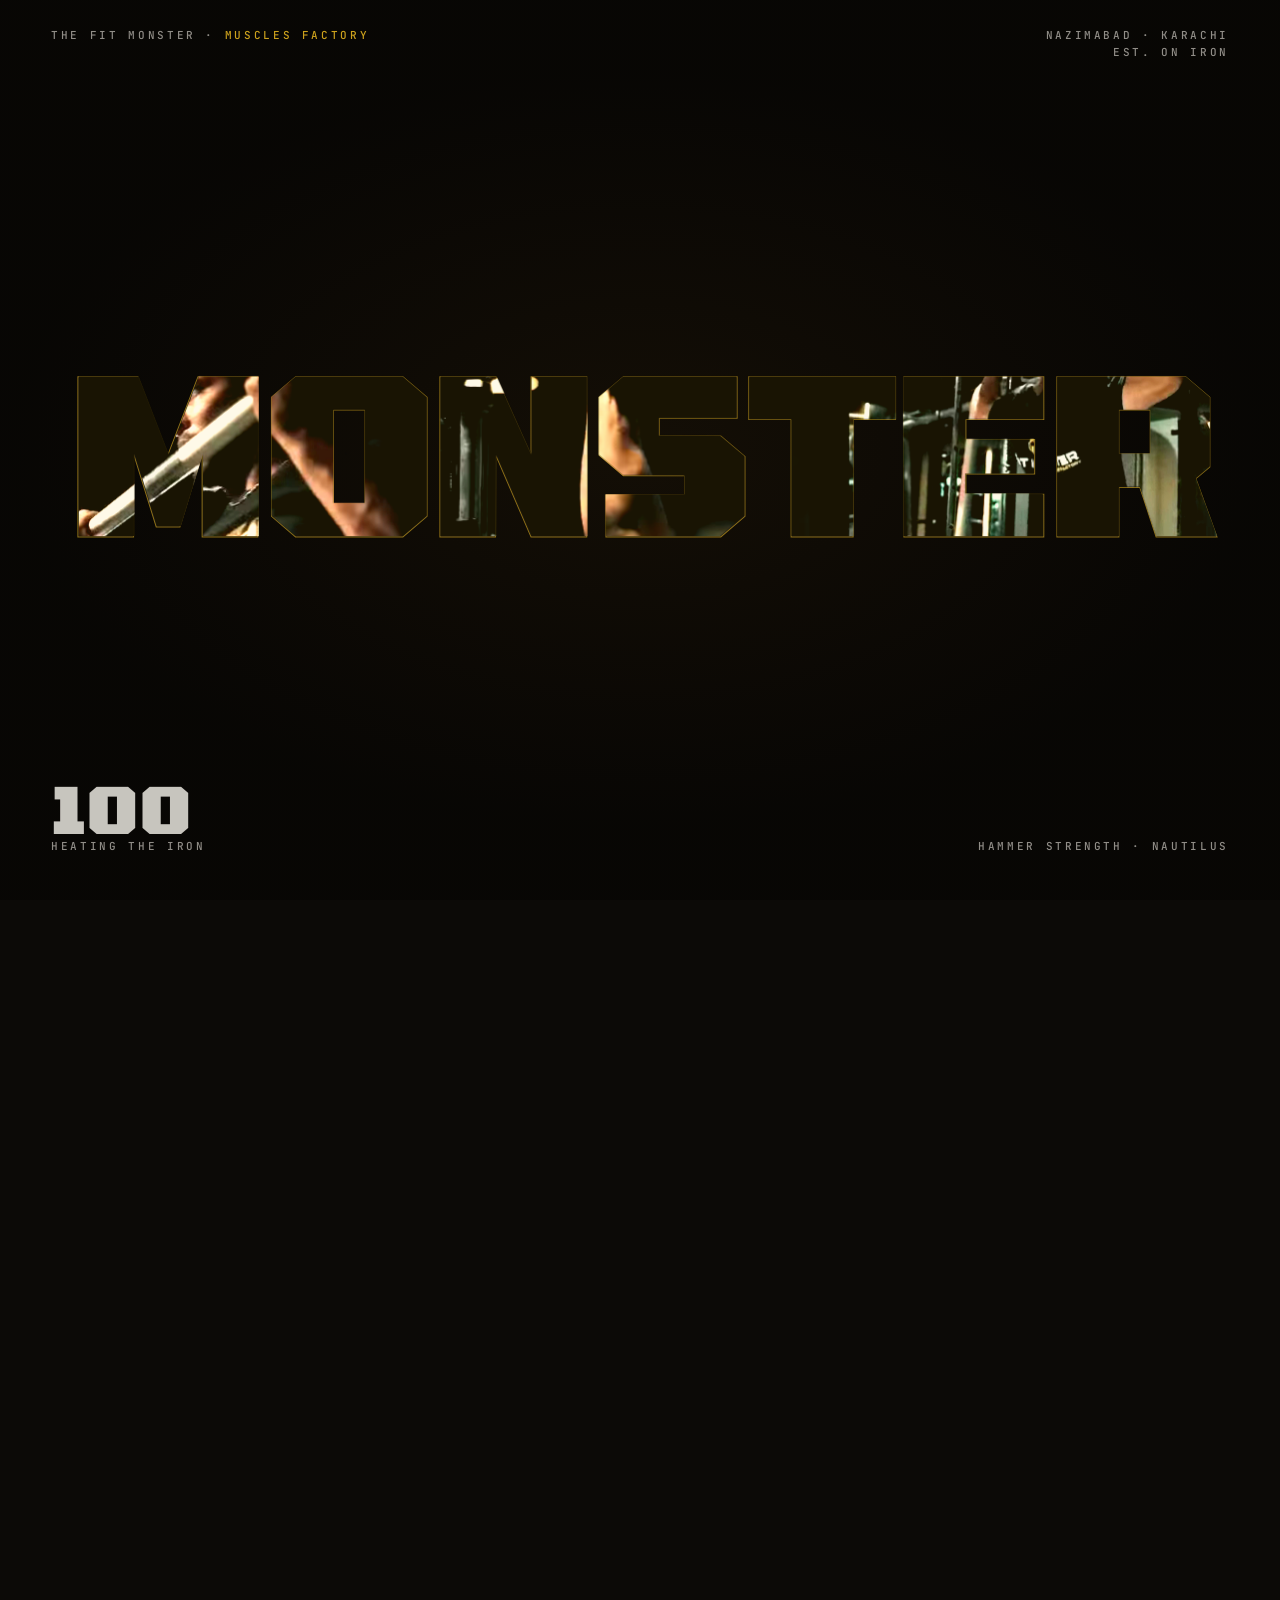
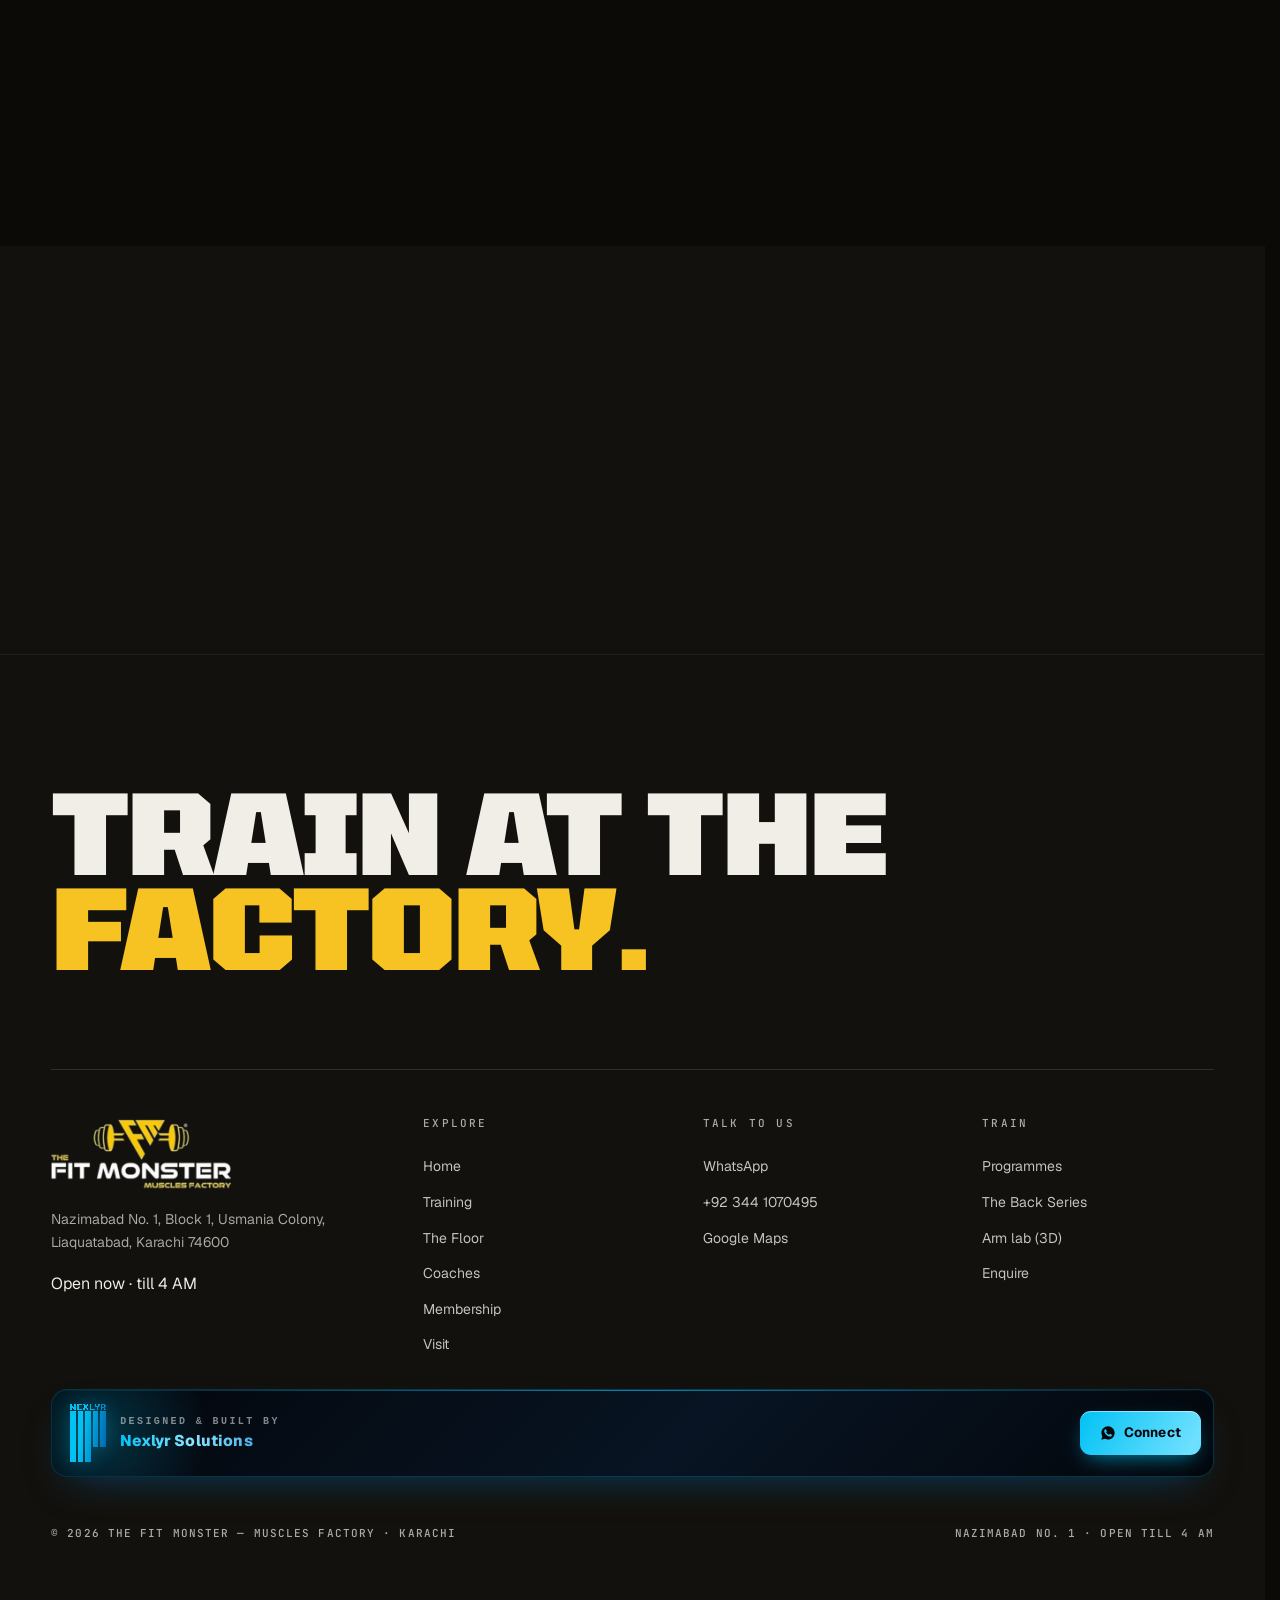
<file: floor.html>
<!doctype html>
<html lang="en" data-theme="dark">
<head>
<meta charset="utf-8">
<meta name="viewport" content="width=device-width,initial-scale=1,viewport-fit=cover">
<title>The Floor · Photos & reels · The Fit Monster, Karachi</title>
<meta name="description" content="Inside The Fit Monster, Nazimabad: Hammer Strength dumbbells, Nautilus machines, the turf and rig, and reels from our floor.">
<link rel="canonical" href="https://fit-monster.nexlyr.solutions/floor">
<meta name="theme-color" content="#0f0e0c">
<meta property="og:type" content="website"><meta property="og:title" content="The Floor · Photos & reels · The Fit Monster, Karachi"><meta property="og:description" content="Inside The Fit Monster, Nazimabad: Hammer Strength dumbbells, Nautilus machines, the turf and rig, and reels from our floor."><meta property="og:image" content="https://fit-monster.nexlyr.solutions/og-floor.jpg">
<meta property="og:image:width" content="1200">
<meta property="og:image:height" content="630">
<meta property="og:image:type" content="image/jpeg">
<meta property="og:image:alt" content="The Fit Monster — Muscles Factory, Nazimabad, Karachi">
<meta property="og:site_name" content="The Fit Monster">
<meta name="twitter:image" content="https://fit-monster.nexlyr.solutions/og-floor.jpg"><meta property="og:url" content="https://fit-monster.nexlyr.solutions/floor"><meta name="twitter:card" content="summary_large_image">
<link rel="icon" href="favicon.png" type="image/png"><link rel="apple-touch-icon" href="apple-touch-icon.png"><link rel="manifest" href="site.webmanifest">
<script>(function(){var d=document.documentElement;d.classList.add('js');try{var t=localStorage.getItem('fm-theme');if(t!=='light')t='dark';d.dataset.theme=t;if(!sessionStorage.getItem('fm-seen'))d.classList.add('ld-on');else if(sessionStorage.getItem('fm-pt'))d.classList.add('pt-on')}catch(e){}setTimeout(function(){if(!window.FM_BOOT)d.classList.remove('ld-on','pt-on')},6000)})();</script>
<link rel="preload" href="fonts/tomorrow-latin-800-normal.woff2" as="font" type="font/woff2" crossorigin>
<link rel="preload" href="fonts/geist-var.woff2" as="font" type="font/woff2" crossorigin>
<link rel="preload" href="media/img/logo-on-dark.webp" as="image" type="image/webp">
<link rel="stylesheet" href="css/tokens.css?v=113ea224">
<link rel="stylesheet" href="css/site.css?v=f66efeb0">
<script type="importmap">{"imports":{"three":"./js/vendor/three.module.min.js"}}</script>
<script type="application/ld+json">{"@context": "https://schema.org", "@type": "HealthClub", "name": "The Fit Monster — Muscles Factory", "url": "https://fit-monster.nexlyr.solutions/", "image": "https://fit-monster.nexlyr.solutions/og.jpg", "telephone": "+92 344 1070495", "address": {"@type": "PostalAddress", "streetAddress": "Nazimabad No. 1, Block 1, Usmania Colony, Liaquatabad", "addressLocality": "Karachi", "postalCode": "74600", "addressCountry": "PK"}, "geo": {"@type": "GeoCoordinates", "latitude": 24.908872, "longitude": 67.0305558}, "aggregateRating": {"@type": "AggregateRating", "ratingValue": "4.7", "reviewCount": "140"}, "openingHoursSpecification": [{"@type": "OpeningHoursSpecification", "dayOfWeek": ["Monday", "Tuesday", "Thursday", "Friday", "Saturday"], "opens": "06:30", "closes": "04:00"}, {"@type": "OpeningHoursSpecification", "dayOfWeek": ["Wednesday", "Sunday"], "opens": "06:30", "closes": "01:00"}]}</script>
</head>
<body>
<a class="skip" href="#main">Skip to content</a>
<div class="ldr" aria-hidden="true">
  <div class="ldr__stage"><div class="ldr__word"><div class="ldr__base"><span>M</span><span class="o">O</span><span>N</span><span>S</span><span>T</span><span>E</span><span>R</span></div><div class="ldr__mask"><div class="ldr__fill"><span>M</span><span>O</span><span>N</span><span>S</span><span>T</span><span>E</span><span>R</span></div></div><i class="ldr__crest"></i></div></div>
  <p class="ldr__m ldr__tl">The Fit Monster · <b>Muscles Factory</b></p>
  <p class="ldr__m ldr__tr">Nazimabad · Karachi<br>Est. on iron</p>
  <div class="ldr__m ldr__bl"><b id="ldN">000</b>Heating the iron</div>
  <p class="ldr__m ldr__br">Hammer Strength · Nautilus</p>
</div>
<div class="curtain" aria-hidden="true"><div class="curtain__bg"></div><i class="curtain__bar"></i><div class="curtain__t"><span>The Fit Monster</span></div></div>
<header class="nav glass" role="banner">
  <a class="nav__logo" href="index.html" aria-label="The Fit Monster — home"></a>
  <nav class="nav__links" aria-label="Main"><a href="training.html">Training</a><a href="floor.html" aria-current="page">The Floor</a><a href="coaches.html">Coaches</a><a href="membership.html">Membership</a><a href="visit.html">Visit</a></nav>
  <div class="nav__r">
    <a class="btn btn--gold btn--sm btn-join" data-wa="Assalam o Alaikum! I want to join The Fit Monster.">Join</a>
    <button class="menu-t" type="button" aria-expanded="false" aria-controls="menu"><span class="t">Menu</span><span class="bars" aria-hidden="true"><i></i><i></i></span></button>
  </div>
</header>
<div class="menu glass-strong" id="menu" aria-hidden="true" aria-label="Site menu">
  <ul class="menu__list"><li style="--i:0"><a href="index.html"><img class="menu__th" src="media/poster/hero-portrait.webp" alt="" width="52" height="52" loading="lazy" decoding="async"><span class="menu__t"><b>Home</b><small>Video, the machine, the Halo</small></span><svg viewBox="0 0 24 24" fill="none" stroke="currentColor" stroke-width="1.8" stroke-linecap="round" stroke-linejoin="round" aria-hidden="true"><path d="M5 12h14M13 6l6 6-6 6"/></svg></a></li><li style="--i:1"><a href="training.html"><img class="menu__th" src="media/poster/back-close-grip-pulldown.webp" alt="" width="52" height="52" loading="lazy" decoding="async"><span class="menu__t"><b>Training</b><small>Programmes, Back Series, arm lab</small></span><svg viewBox="0 0 24 24" fill="none" stroke="currentColor" stroke-width="1.8" stroke-linecap="round" stroke-linejoin="round" aria-hidden="true"><path d="M5 12h14M13 6l6 6-6 6"/></svg></a></li><li style="--i:2"><a href="floor.html" aria-current="page"><img class="menu__th" src="media/img/tour-led-900.webp" alt="" width="52" height="52" loading="lazy" decoding="async"><span class="menu__t"><b>The Floor</b><small>Every photo and reel</small></span><svg viewBox="0 0 24 24" fill="none" stroke="currentColor" stroke-width="1.8" stroke-linecap="round" stroke-linejoin="round" aria-hidden="true"><path d="M5 12h14M13 6l6 6-6 6"/></svg></a></li><li style="--i:3"><a href="coaches.html"><img class="menu__th" src="media/poster/reel-the-tee.webp" alt="" width="52" height="52" loading="lazy" decoding="async"><span class="menu__t"><b>Coaches</b><small>The team and personal training</small></span><svg viewBox="0 0 24 24" fill="none" stroke="currentColor" stroke-width="1.8" stroke-linecap="round" stroke-linejoin="round" aria-hidden="true"><path d="M5 12h14M13 6l6 6-6 6"/></svg></a></li><li style="--i:4"><a href="membership.html"><img class="menu__th" src="media/img/tour-glow-900.webp" alt="" width="52" height="52" loading="lazy" decoding="async"><span class="menu__t"><b>Membership</b><small>Plans, FAQ, enquire</small></span><svg viewBox="0 0 24 24" fill="none" stroke="currentColor" stroke-width="1.8" stroke-linecap="round" stroke-linejoin="round" aria-hidden="true"><path d="M5 12h14M13 6l6 6-6 6"/></svg></a></li><li style="--i:5"><a href="visit.html"><img class="menu__th" src="media/img/tour-sign-900.webp" alt="" width="52" height="52" loading="lazy" decoding="async"><span class="menu__t"><b>Visit</b><small>Timings, map, directions</small></span><svg viewBox="0 0 24 24" fill="none" stroke="currentColor" stroke-width="1.8" stroke-linecap="round" stroke-linejoin="round" aria-hidden="true"><path d="M5 12h14M13 6l6 6-6 6"/></svg></a></li></ul>
  <div class="menu__foot">
    <p class="status" data-status><i></i><span>Checking timings</span></p>
    <div class="menu__chips">
      <a class="btn btn--gold btn--wa btn--sm" data-wa><svg viewBox="0 0 24 24" fill="currentColor" aria-hidden="true"><path d="M12.04 2C6.58 2 2.14 6.44 2.14 11.9c0 1.75.46 3.45 1.32 4.95L2.05 22l5.28-1.38a9.86 9.86 0 0 0 4.71 1.2c5.46 0 9.9-4.44 9.9-9.9S17.5 2 12.04 2zm5.8 14.06c-.24.68-1.4 1.3-1.94 1.35-.5.05-1.13.07-1.82-.11-.42-.13-.96-.31-1.65-.61-2.9-1.25-4.8-4.17-4.95-4.37-.14-.2-1.18-1.57-1.18-3s.75-2.13 1.02-2.42c.26-.29.58-.36.77-.36l.55.01c.18.01.42-.07.65.5.24.58.82 2 .89 2.14.07.15.12.32.02.51-.09.2-.14.32-.28.49l-.42.49c-.14.14-.28.29-.12.57.16.29.72 1.18 1.54 1.91 1.06.94 1.95 1.23 2.23 1.37.28.15.44.12.6-.07.17-.2.7-.81.88-1.09.19-.29.37-.24.63-.14.25.09 1.62.76 1.9.9.28.15.46.22.53.34.07.12.07.68-.17 1.34z"/></svg><span>WhatsApp</span></a>
      <a class="icon-btn" data-tel aria-label="Call the gym"><svg viewBox="0 0 24 24" fill="none" stroke="currentColor" stroke-width="1.8" stroke-linecap="round" stroke-linejoin="round" aria-hidden="true"><path d="M5 4h4l2 5-2.5 1.5a11 11 0 0 0 5 5L15 13l5 2v4a2 2 0 0 1-2 2A16 16 0 0 1 3 6a2 2 0 0 1 2-2"/></svg></a>
      <a class="icon-btn" data-maps aria-label="Directions in Google Maps"><svg viewBox="0 0 24 24" fill="none" stroke="currentColor" stroke-width="1.8" stroke-linecap="round" stroke-linejoin="round" aria-hidden="true"><path d="M12 21s-7-6.1-7-11.5A7 7 0 0 1 19 9.5C19 14.9 12 21 12 21z"/><circle cx="12" cy="9.5" r="2.5"/></svg></a>
    </div>
  </div>
</div>
<main id="main"><section class="phero" aria-labelledby="ph-h">
  <div class="phero__bg" data-scene="halo-ambient" aria-hidden="true"></div>
  <div class="wrap phero__in">
    <div class="phero__copy"><p class="label" data-fade>The Floor</p><h1 class="display-s" id="ph-h" data-rise>See every <span class="gold">corner.</span></h1><p class="lede" data-fade style="--d:250ms">Photos and reels straight from the gym. No stock images: this is the room you will train in.</p></div>
    <figure class="phero__card" data-fade style="--d:200ms"><img src="media/poster/tour-ceiling.webp" alt="" width="832" height="464" decoding="async"><video data-loop data-src="media/video/tour-ceiling" preload="none" muted playsinline aria-hidden="true"></video><figcaption class="glass"><i></i>Her session, last week</figcaption></figure>
  </div>
</section>

<section class="sec" aria-label="Gallery" style="padding-top:var(--space-xl)">
  <div class="wrap">
    <div class="filters" role="group" aria-label="Filter the gallery"><button class="chip" type="button" data-f="all" aria-pressed="true">All</button><button class="chip" type="button" data-f="iron" aria-pressed="false">Iron</button><button class="chip" type="button" data-f="machines" aria-pressed="false">Machines</button><button class="chip" type="button" data-f="turf" aria-pressed="false">Turf & rig</button><button class="chip" type="button" data-f="reels" aria-pressed="false">Reels</button><button class="chip" type="button" data-f="ladies" aria-pressed="false">Ladies</button><button class="chip" type="button" data-f="walls" aria-pressed="false">The walls</button><button class="chip" type="button" data-f="events" aria-pressed="false">Events</button></div>
    <div class="masonry"><button class="tile" type="button" data-cat="reels walls" data-lb="floor" data-src="media/video/tour-full" data-poster="media/poster/tour-full.webp" aria-label="Play reel: The full tour" data-fade><img src="media/poster/tour-full.webp" alt="" width="720" height="404" loading="lazy" decoding="async"><span class="tag glass"><svg viewBox="0 0 24 24" fill="currentColor" aria-hidden="true"><path d="M7 4.8v14.4c0 .8.9 1.3 1.6.9l11.3-7.2c.6-.4.6-1.4 0-1.8L8.6 3.9C7.9 3.5 7 4 7 4.8z"/></svg>Reel · 0:48</span></button><button class="tile" type="button" data-cat="iron" data-lb="floor" data-type="img" data-src="media/img/coach-tee-row-900.webp" data-alt="Heavy barbell row in the Fit Monster tee" aria-label="Open photo: Heavy barbell row in the Fit Monster tee" data-fade><img src="media/img/coach-tee-row-900.webp" alt="Heavy barbell row in the Fit Monster tee" width="540" height="960" loading="lazy" decoding="async"><span class="tag glass">Photo</span></button><button class="tile" type="button" data-cat="walls" data-lb="floor" data-type="img" data-src="media/img/wall-art-900.webp" data-alt="The art wall: framed prints on black panels above the barbell rack" aria-label="Open photo: The art wall: framed prints on black panels above the barbell rack" data-fade><img src="media/img/wall-art-900.webp" alt="The art wall: framed prints on black panels above the barbell rack" width="872" height="1600" loading="lazy" decoding="async"><span class="tag glass">Photo</span></button><button class="tile" type="button" data-cat="reels" data-lb="floor" data-src="media/video/reel-revenge" data-poster="media/poster/reel-revenge.webp" aria-label="Play reel: Revenge body" data-fade><img src="media/poster/reel-revenge.webp" alt="" width="540" height="960" loading="lazy" decoding="async"><span class="tag glass"><svg viewBox="0 0 24 24" fill="currentColor" aria-hidden="true"><path d="M7 4.8v14.4c0 .8.9 1.3 1.6.9l11.3-7.2c.6-.4.6-1.4 0-1.8L8.6 3.9C7.9 3.5 7 4 7 4.8z"/></svg>Reel · 0:38</span></button><button class="tile" type="button" data-cat="machines" data-lb="floor" data-type="img" data-src="media/img/tour-led-900.webp" data-alt="The main floor under the blue LED ceiling strips" aria-label="Open photo: The main floor under the blue LED ceiling strips" data-fade><img src="media/img/tour-led-900.webp" alt="The main floor under the blue LED ceiling strips" width="720" height="404" loading="lazy" decoding="async"><span class="tag glass">Photo</span></button><button class="tile" type="button" data-cat="machines" data-lb="floor" data-type="img" data-src="media/img/coach-red-900.webp" data-alt="Coach in red on the machine floor" aria-label="Open photo: Coach in red on the machine floor" data-fade><img src="media/img/coach-red-900.webp" alt="Coach in red on the machine floor" width="540" height="960" loading="lazy" decoding="async"><span class="tag glass">Photo</span></button><button class="tile" type="button" data-cat="walls" data-lb="floor" data-type="img" data-src="media/img/wall-tyson-900.webp" data-alt="Mike Tyson K.O. print framed beside the cable stack" aria-label="Open photo: Mike Tyson K.O. print framed beside the cable stack" data-fade><img src="media/img/wall-tyson-900.webp" alt="Mike Tyson K.O. print framed beside the cable stack" width="743" height="678" loading="lazy" decoding="async"><span class="tag glass">Photo</span></button><button class="tile" type="button" data-cat="reels" data-lb="floor" data-src="media/video/reel-shoulders" data-poster="media/poster/reel-shoulders.webp" aria-label="Play reel: Shoulder night" data-fade><img src="media/poster/reel-shoulders.webp" alt="" width="540" height="960" loading="lazy" decoding="async"><span class="tag glass"><svg viewBox="0 0 24 24" fill="currentColor" aria-hidden="true"><path d="M7 4.8v14.4c0 .8.9 1.3 1.6.9l11.3-7.2c.6-.4.6-1.4 0-1.8L8.6 3.9C7.9 3.5 7 4 7 4.8z"/></svg>Reel · 0:31</span></button><button class="tile" type="button" data-cat="reels iron" data-lb="floor" data-src="media/video/tour-rack" data-poster="media/poster/tour-rack.webp" aria-label="Play reel: The dumbbell rack" data-fade><img src="media/poster/tour-rack.webp" alt="" width="832" height="464" loading="lazy" decoding="async"><span class="tag glass"><svg viewBox="0 0 24 24" fill="currentColor" aria-hidden="true"><path d="M7 4.8v14.4c0 .8.9 1.3 1.6.9l11.3-7.2c.6-.4.6-1.4 0-1.8L8.6 3.9C7.9 3.5 7 4 7 4.8z"/></svg>Reel · 0:06</span></button><button class="tile" type="button" data-cat="walls iron" data-lb="floor" data-type="img" data-src="media/img/tour-rig-900.webp" data-alt="FIT MONSTER graffiti painted inside the squat rack" aria-label="Open photo: FIT MONSTER graffiti painted inside the squat rack" data-fade><img src="media/img/tour-rig-900.webp" alt="FIT MONSTER graffiti painted inside the squat rack" width="720" height="404" loading="lazy" decoding="async"><span class="tag glass">Photo</span></button><button class="tile" type="button" data-cat="reels" data-lb="floor" data-src="media/video/reel-the-tee" data-poster="media/poster/reel-the-tee.webp" aria-label="Play reel: Wear the tee" data-fade><img src="media/poster/reel-the-tee.webp" alt="" width="540" height="960" loading="lazy" decoding="async"><span class="tag glass"><svg viewBox="0 0 24 24" fill="currentColor" aria-hidden="true"><path d="M7 4.8v14.4c0 .8.9 1.3 1.6.9l11.3-7.2c.6-.4.6-1.4 0-1.8L8.6 3.9C7.9 3.5 7 4 7 4.8z"/></svg>Reel · 0:28</span></button><button class="tile" type="button" data-cat="iron" data-lb="floor" data-type="img" data-src="media/img/coach-back-900.webp" data-alt="A coach in the team tee working the cables" aria-label="Open photo: A coach in the team tee working the cables" data-fade><img src="media/img/coach-back-900.webp" alt="A coach in the team tee working the cables" width="540" height="960" loading="lazy" decoding="async"><span class="tag glass">Photo</span></button><button class="tile" type="button" data-cat="walls" data-lb="floor" data-type="img" data-src="media/img/tour-neon-900.webp" data-alt="Neon peach sign on the leg-day wall" aria-label="Open photo: Neon peach sign on the leg-day wall" data-fade><img src="media/img/tour-neon-900.webp" alt="Neon peach sign on the leg-day wall" width="720" height="404" loading="lazy" decoding="async"><span class="tag glass">Photo</span></button><button class="tile" type="button" data-cat="reels" data-lb="floor" data-src="media/video/reel-red-set" data-poster="media/poster/reel-red-set.webp" aria-label="Play reel: The red set" data-fade><img src="media/poster/reel-red-set.webp" alt="" width="540" height="960" loading="lazy" decoding="async"><span class="tag glass"><svg viewBox="0 0 24 24" fill="currentColor" aria-hidden="true"><path d="M7 4.8v14.4c0 .8.9 1.3 1.6.9l11.3-7.2c.6-.4.6-1.4 0-1.8L8.6 3.9C7.9 3.5 7 4 7 4.8z"/></svg>Reel · 0:22</span></button><button class="tile" type="button" data-cat="turf walls" data-lb="floor" data-type="img" data-src="media/img/tour-turf-900.webp" data-alt="The red rig over the turf lane" aria-label="Open photo: The red rig over the turf lane" data-fade><img src="media/img/tour-turf-900.webp" alt="The red rig over the turf lane" width="720" height="404" loading="lazy" decoding="async"><span class="tag glass">Photo</span></button><button class="tile" type="button" data-cat="iron" data-lb="floor" data-type="img" data-src="media/img/coach-tee-curl-900.webp" data-alt="Barbell curl in the team tee" aria-label="Open photo: Barbell curl in the team tee" data-fade><img src="media/img/coach-tee-curl-900.webp" alt="Barbell curl in the team tee" width="540" height="960" loading="lazy" decoding="async"><span class="tag glass">Photo</span></button><button class="tile" type="button" data-cat="reels ladies" data-lb="floor" data-src="media/video/reel-ladies-session" data-poster="media/poster/reel-ladies-session.webp" aria-label="Play reel: Her session" data-fade><img src="media/poster/reel-ladies-session.webp" alt="" width="540" height="960" loading="lazy" decoding="async"><span class="tag glass"><svg viewBox="0 0 24 24" fill="currentColor" aria-hidden="true"><path d="M7 4.8v14.4c0 .8.9 1.3 1.6.9l11.3-7.2c.6-.4.6-1.4 0-1.8L8.6 3.9C7.9 3.5 7 4 7 4.8z"/></svg>Reel · 0:50</span></button><button class="tile" type="button" data-cat="machines" data-lb="floor" data-type="img" data-src="media/img/tour-cardio-900.webp" data-alt="Cardio deck by the windows" aria-label="Open photo: Cardio deck by the windows" data-fade><img src="media/img/tour-cardio-900.webp" alt="Cardio deck by the windows" width="720" height="404" loading="lazy" decoding="async"><span class="tag glass">Photo</span></button><button class="tile" type="button" data-cat="reels" data-lb="floor" data-src="media/video/reel-favourite-machine" data-poster="media/poster/reel-favourite-machine.webp" aria-label="Play reel: Favourite machine" data-fade><img src="media/poster/reel-favourite-machine.webp" alt="" width="540" height="960" loading="lazy" decoding="async"><span class="tag glass"><svg viewBox="0 0 24 24" fill="currentColor" aria-hidden="true"><path d="M7 4.8v14.4c0 .8.9 1.3 1.6.9l11.3-7.2c.6-.4.6-1.4 0-1.8L8.6 3.9C7.9 3.5 7 4 7 4.8z"/></svg>Reel · 0:10</span></button><button class="tile" type="button" data-cat="walls" data-lb="floor" data-type="img" data-src="media/img/tour-glow-900.webp" data-alt="The glowing dumbbell mark on the reception wall" aria-label="Open photo: The glowing dumbbell mark on the reception wall" data-fade><img src="media/img/tour-glow-900.webp" alt="The glowing dumbbell mark on the reception wall" width="720" height="404" loading="lazy" decoding="async"><span class="tag glass">Photo</span></button><button class="tile" type="button" data-cat="reels events" data-lb="floor" data-src="media/video/reel-independence" data-poster="media/poster/reel-independence.webp" aria-label="Play reel: 14 August workout" data-fade><img src="media/poster/reel-independence.webp" alt="" width="540" height="960" loading="lazy" decoding="async"><span class="tag glass"><svg viewBox="0 0 24 24" fill="currentColor" aria-hidden="true"><path d="M7 4.8v14.4c0 .8.9 1.3 1.6.9l11.3-7.2c.6-.4.6-1.4 0-1.8L8.6 3.9C7.9 3.5 7 4 7 4.8z"/></svg>Reel · 0:20</span></button><button class="tile" type="button" data-cat="reels events" data-lb="floor" data-src="media/video/reel-unveiling" data-poster="media/poster/reel-unveiling.webp" aria-label="Play reel: The unveiling" data-fade><img src="media/poster/reel-unveiling.webp" alt="" width="540" height="960" loading="lazy" decoding="async"><span class="tag glass"><svg viewBox="0 0 24 24" fill="currentColor" aria-hidden="true"><path d="M7 4.8v14.4c0 .8.9 1.3 1.6.9l11.3-7.2c.6-.4.6-1.4 0-1.8L8.6 3.9C7.9 3.5 7 4 7 4.8z"/></svg>Reel · 0:20</span></button><button class="tile" type="button" data-cat="events" data-lb="floor" data-type="img" data-src="media/img/team-14-august-1080.webp" data-alt="The team on 14 August" aria-label="Open image: The team on 14 August" data-fade><img src="media/img/team-14-august-640.webp" srcset="media/img/team-14-august-640.webp 640w, media/img/team-14-august-1080.webp 1080w" sizes="(max-width: 700px) 100vw, 25vw" alt="The team on 14 August" loading="lazy" decoding="async"><span class="tag glass">From our feed</span></button><button class="tile" type="button" data-cat="iron" data-lb="floor" data-type="img" data-src="media/img/feed-biceps-1080.webp" data-alt="How to build huge biceps — our feed" aria-label="Open image: How to build huge biceps — our feed" data-fade><img src="media/img/feed-biceps-640.webp" srcset="media/img/feed-biceps-640.webp 640w, media/img/feed-biceps-1080.webp 1080w" sizes="(max-width: 700px) 100vw, 25vw" alt="How to build huge biceps — our feed" loading="lazy" decoding="async"><span class="tag glass">From our feed</span></button><button class="tile" type="button" data-cat="events" data-lb="floor" data-type="img" data-src="media/img/brand-flag-1080.webp" data-alt="The Fit Monster flag over the city" aria-label="Open image: The Fit Monster flag over the city" data-fade><img src="media/img/brand-flag-640.webp" srcset="media/img/brand-flag-640.webp 640w, media/img/brand-flag-1080.webp 1080w" sizes="(max-width: 700px) 100vw, 25vw" alt="The Fit Monster flag over the city" loading="lazy" decoding="async"><span class="tag glass">From our feed</span></button>
  </div>
</section>
</main>
<section class="sec sec--tight alt" aria-label="Get in touch">
  <div class="wrap cta-band">
    <div><h2 class="h2" data-rise>Better in person.</h2><p class="lede" style="margin-top:20px" data-fade>Photos flatten it. Come see the floor at 9 PM when it is full, or at 2 AM when it is yours.</p></div>
    <div class="cta-band__b" data-fade><a class="btn btn--gold btn--wa" data-wa="Assalam o Alaikum! I want to come and see the gym."><svg viewBox="0 0 24 24" fill="currentColor" aria-hidden="true"><path d="M12.04 2C6.58 2 2.14 6.44 2.14 11.9c0 1.75.46 3.45 1.32 4.95L2.05 22l5.28-1.38a9.86 9.86 0 0 0 4.71 1.2c5.46 0 9.9-4.44 9.9-9.9S17.5 2 12.04 2zm5.8 14.06c-.24.68-1.4 1.3-1.94 1.35-.5.05-1.13.07-1.82-.11-.42-.13-.96-.31-1.65-.61-2.9-1.25-4.8-4.17-4.95-4.37-.14-.2-1.18-1.57-1.18-3s.75-2.13 1.02-2.42c.26-.29.58-.36.77-.36l.55.01c.18.01.42-.07.65.5.24.58.82 2 .89 2.14.07.15.12.32.02.51-.09.2-.14.32-.28.49l-.42.49c-.14.14-.28.29-.12.57.16.29.72 1.18 1.54 1.91 1.06.94 1.95 1.23 2.23 1.37.28.15.44.12.6-.07.17-.2.7-.81.88-1.09.19-.29.37-.24.63-.14.25.09 1.62.76 1.9.9.28.15.46.22.53.34.07.12.07.68-.17 1.34z"/></svg><span>WhatsApp the desk</span></a><button class="btn btn--glass" type="button" data-open-chat>Ask the front desk</button></div>
  </div>
</section>
<footer class="foot" role="contentinfo">
  <div class="wrap">
    <p class="foot__say">Train at the<br><span>factory.</span></p>
    <div class="foot__grid">
      <div>
        <div class="foot__logo" role="img" aria-label="The Fit Monster — Muscles Factory"></div>
        <p class="small" style="margin-top:18px;max-width:34ch" data-fm="address"></p>
        <p class="status" data-status style="margin-top:18px"><i></i><span>Checking timings</span></p>
      </div>
      <div><h4>Explore</h4><ul><li><a href="index.html">Home</a></li><li><a href="training.html">Training</a></li><li><a href="floor.html">The Floor</a></li><li><a href="coaches.html">Coaches</a></li><li><a href="membership.html">Membership</a></li><li><a href="visit.html">Visit</a></li></ul></div>
      <div><h4>Talk to us</h4><ul><li><a data-wa>WhatsApp</a></li><li><a data-tel><span data-fm="phone"></span></a></li><li><a data-maps>Google Maps</a></li><li><a data-ig>Instagram</a></li></ul></div>
      <div><h4>Train</h4><ul><li><a href="training.html#programmes">Programmes</a></li><li><a href="training.html#back-series">The Back Series</a></li><li><a href="training.html#arm-lab">Arm lab (3D)</a></li><li><a href="membership.html#enquire">Enquire</a></li></ul></div>
    </div>
    <div class="nxb">
      <a class="nxb__id" href="https://nexlyr.solutions/" target="_blank" rel="noopener"
         aria-label="Nexlyr Solutions — the studio that designed and built this site">
        <span class="nxb__mk" aria-hidden="true"><svg viewBox="0 0 631 1011" xmlns="http://www.w3.org/2000/svg" shape-rendering="crispEdges" role="img" aria-label="Nexlyr Solutions logo"><defs><linearGradient id="nxbLogoG" gradientUnits="userSpaceOnUse" x1="277.4" y1="43.9" x2="724.3" y2="114.7"><stop offset="0" stop-color="#01C2F4"/><stop offset="1" stop-color="#0169B3"/></linearGradient></defs><g fill="url(#nxbLogoG)"><rect x="2.5" y="1" width="27.2" height="6.8"/><rect x="70.5" y="1" width="27.2" height="6.8"/><rect x="124.9" y="1" width="88.4" height="6.8"/><rect x="233.7" y="1" width="27.2" height="6.8"/><rect x="294.9" y="1" width="27.2" height="6.8"/><rect x="342.5" y="1" width="27.2" height="6.8"/><rect x="430.9" y="1" width="27.2" height="6.8"/><rect x="492.1" y="1" width="27.2" height="6.8"/><rect x="539.7" y="1" width="74.8" height="6.8"/><rect x="2.5" y="7.8" width="34" height="6.8"/><rect x="70.5" y="7.8" width="27.2" height="6.8"/><rect x="124.9" y="7.8" width="88.4" height="6.8"/><rect x="233.7" y="7.8" width="27.2" height="6.8"/><rect x="294.9" y="7.8" width="27.2" height="6.8"/><rect x="342.5" y="7.8" width="27.2" height="6.8"/><rect x="430.9" y="7.8" width="27.2" height="6.8"/><rect x="492.1" y="7.8" width="27.2" height="6.8"/><rect x="539.7" y="7.8" width="81.6" height="6.8"/><rect x="2.5" y="14.6" width="34" height="6.8"/><rect x="70.5" y="14.6" width="27.2" height="6.8"/><rect x="124.9" y="14.6" width="27.2" height="6.8"/><rect x="233.7" y="14.6" width="34" height="6.8"/><rect x="288.1" y="14.6" width="34" height="6.8"/><rect x="342.5" y="14.6" width="27.2" height="6.8"/><rect x="430.9" y="14.6" width="27.2" height="6.8"/><rect x="492.1" y="14.6" width="27.2" height="6.8"/><rect x="539.7" y="14.6" width="27.2" height="6.8"/><rect x="600.9" y="14.6" width="27.2" height="6.8"/><rect x="2.5" y="21.4" width="40.8" height="6.8"/><rect x="70.5" y="21.4" width="27.2" height="6.8"/><rect x="124.9" y="21.4" width="27.2" height="6.8"/><rect x="240.5" y="21.4" width="34" height="6.8"/><rect x="281.3" y="21.4" width="34" height="6.8"/><rect x="342.5" y="21.4" width="27.2" height="6.8"/><rect x="430.9" y="21.4" width="27.2" height="6.8"/><rect x="492.1" y="21.4" width="27.2" height="6.8"/><rect x="539.7" y="21.4" width="27.2" height="6.8"/><rect x="600.9" y="21.4" width="27.2" height="6.8"/><rect x="2.5" y="28.2" width="47.6" height="6.8"/><rect x="70.5" y="28.2" width="27.2" height="6.8"/><rect x="124.9" y="28.2" width="27.2" height="6.8"/><rect x="247.3" y="28.2" width="61.2" height="6.8"/><rect x="342.5" y="28.2" width="27.2" height="6.8"/><rect x="437.7" y="28.2" width="27.2" height="6.8"/><rect x="485.3" y="28.2" width="27.2" height="6.8"/><rect x="539.7" y="28.2" width="27.2" height="6.8"/><rect x="600.9" y="28.2" width="27.2" height="6.8"/><rect x="2.5" y="35" width="54.4" height="6.8"/><rect x="70.5" y="35" width="27.2" height="6.8"/><rect x="124.9" y="35" width="27.2" height="6.8"/><rect x="254.1" y="35" width="47.6" height="6.8"/><rect x="342.5" y="35" width="27.2" height="6.8"/><rect x="444.5" y="35" width="27.2" height="6.8"/><rect x="478.5" y="35" width="27.2" height="6.8"/><rect x="539.7" y="35" width="27.2" height="6.8"/><rect x="600.9" y="35" width="27.2" height="6.8"/><rect x="2.5" y="41.8" width="27.2" height="6.8"/><rect x="36.5" y="41.8" width="27.2" height="6.8"/><rect x="70.5" y="41.8" width="27.2" height="6.8"/><rect x="124.9" y="41.8" width="81.6" height="6.8"/><rect x="260.9" y="41.8" width="34" height="6.8"/><rect x="342.5" y="41.8" width="27.2" height="6.8"/><rect x="451.3" y="41.8" width="47.6" height="6.8"/><rect x="539.7" y="41.8" width="27.2" height="6.8"/><rect x="600.9" y="41.8" width="27.2" height="6.8"/><rect x="2.5" y="48.6" width="27.2" height="6.8"/><rect x="36.5" y="48.6" width="27.2" height="6.8"/><rect x="70.5" y="48.6" width="27.2" height="6.8"/><rect x="124.9" y="48.6" width="81.6" height="6.8"/><rect x="260.9" y="48.6" width="34" height="6.8"/><rect x="342.5" y="48.6" width="27.2" height="6.8"/><rect x="458.1" y="48.6" width="34" height="6.8"/><rect x="539.7" y="48.6" width="27.2" height="6.8"/><rect x="600.9" y="48.6" width="27.2" height="6.8"/><rect x="2.5" y="55.4" width="27.2" height="6.8"/><rect x="43.3" y="55.4" width="54.4" height="6.8"/><rect x="124.9" y="55.4" width="27.2" height="6.8"/><rect x="254.1" y="55.4" width="47.6" height="6.8"/><rect x="342.5" y="55.4" width="27.2" height="6.8"/><rect x="464.9" y="55.4" width="27.2" height="6.8"/><rect x="539.7" y="55.4" width="81.6" height="6.8"/><rect x="2.5" y="62.2" width="27.2" height="6.8"/><rect x="43.3" y="62.2" width="54.4" height="6.8"/><rect x="124.9" y="62.2" width="27.2" height="6.8"/><rect x="247.3" y="62.2" width="61.2" height="6.8"/><rect x="342.5" y="62.2" width="27.2" height="6.8"/><rect x="464.9" y="62.2" width="27.2" height="6.8"/><rect x="539.7" y="62.2" width="74.8" height="6.8"/><rect x="2.5" y="69" width="27.2" height="6.8"/><rect x="50.1" y="69" width="47.6" height="6.8"/><rect x="124.9" y="69" width="27.2" height="6.8"/><rect x="240.5" y="69" width="34" height="6.8"/><rect x="281.3" y="69" width="34" height="6.8"/><rect x="342.5" y="69" width="27.2" height="6.8"/><rect x="464.9" y="69" width="27.2" height="6.8"/><rect x="539.7" y="69" width="27.2" height="6.8"/><rect x="580.5" y="69" width="34" height="6.8"/><rect x="2.5" y="75.8" width="27.2" height="6.8"/><rect x="56.9" y="75.8" width="40.8" height="6.8"/><rect x="124.9" y="75.8" width="27.2" height="6.8"/><rect x="233.7" y="75.8" width="34" height="6.8"/><rect x="288.1" y="75.8" width="34" height="6.8"/><rect x="342.5" y="75.8" width="27.2" height="6.8"/><rect x="464.9" y="75.8" width="27.2" height="6.8"/><rect x="539.7" y="75.8" width="27.2" height="6.8"/><rect x="587.3" y="75.8" width="34" height="6.8"/><rect x="2.5" y="82.6" width="27.2" height="6.8"/><rect x="63.7" y="82.6" width="34" height="6.8"/><rect x="124.9" y="82.6" width="88.4" height="6.8"/><rect x="233.7" y="82.6" width="27.2" height="6.8"/><rect x="294.9" y="82.6" width="27.2" height="6.8"/><rect x="342.5" y="82.6" width="88.4" height="6.8"/><rect x="464.9" y="82.6" width="27.2" height="6.8"/><rect x="539.7" y="82.6" width="27.2" height="6.8"/><rect x="594.1" y="82.6" width="34" height="6.8"/><rect x="2.5" y="89.4" width="27.2" height="6.8"/><rect x="70.5" y="89.4" width="27.2" height="6.8"/><rect x="124.9" y="89.4" width="88.4" height="6.8"/><rect x="233.7" y="89.4" width="27.2" height="6.8"/><rect x="294.9" y="89.4" width="27.2" height="6.8"/><rect x="342.5" y="89.4" width="88.4" height="6.8"/><rect x="464.9" y="89.4" width="27.2" height="6.8"/><rect x="539.7" y="89.4" width="27.2" height="6.8"/><rect x="600.9" y="89.4" width="27.2" height="6.8"/><rect x="0" y="128" width="98.5" height="883"/><rect x="133.25" y="128" width="98.5" height="883"/><rect x="266.5" y="128" width="98.5" height="883"/><rect x="399.75" y="128" width="98.5" height="630"/><rect x="533" y="128" width="98.5" height="630"/></g></svg></span>
        <span class="nxb__tx"><span class="nxb__kk">Designed &amp; built by</span><span class="nxb__nm">Nexlyr Solutions</span></span>
      </a>
      <a class="nxb__go" target="_blank" rel="noopener"
         href="https://wa.me/923053687680?text=Hi%20Nexlyr%21%20I%20saw%20The%20Fit%20Monster%27s%20website%20and%20I%27d%20like%20a%20site%20like%20it."
         aria-label="Connect with Nexlyr Solutions on WhatsApp">
        <svg viewBox="0 0 24 24" fill="currentColor" aria-hidden="true"><path d="M12.04 2C6.58 2 2.14 6.44 2.14 11.9c0 1.75.46 3.45 1.32 4.95L2.05 22l5.28-1.38a9.86 9.86 0 0 0 4.71 1.2c5.46 0 9.9-4.44 9.9-9.9S17.5 2 12.04 2zm5.8 14.06c-.24.68-1.4 1.3-1.94 1.35-.5.05-1.13.07-1.82-.11-.42-.13-.96-.31-1.65-.61-2.9-1.25-4.8-4.17-4.95-4.37-.14-.2-1.18-1.57-1.18-3s.75-2.13 1.02-2.42c.26-.29.58-.36.77-.36l.55.01c.18.01.42-.07.65.5.24.58.82 2 .89 2.14.07.15.12.32.02.51-.09.2-.14.32-.28.49l-.42.49c-.14.14-.28.29-.12.57.16.29.72 1.18 1.54 1.91 1.06.94 1.95 1.23 2.23 1.37.28.15.44.12.6-.07.17-.2.7-.81.88-1.09.19-.29.37-.24.63-.14.25.09 1.62.76 1.9.9.28.15.46.22.53.34.07.12.07.68-.17 1.34z"/></svg>
        Connect
      </a>
    </div>
    <div class="foot__meta"><span>© <span data-year></span> The Fit Monster — Muscles Factory · Karachi</span><span>Nazimabad No. 1 · Open till 4 AM</span></div>
  </div>
</footer>

<div class="tdock">
  <button class="tpill2" type="button" data-theme-btn role="switch" aria-checked="true" aria-label="Switch to light mode">
    <span class="tpill2__lab tpill2__lab--l">Light<br>mode</span>
    <span class="tpill2__lab tpill2__lab--d">Dark<br>mode</span>
    <span class="tpill2__k" aria-hidden="true">
      <svg class="tpill2__sun" viewBox="0 0 24 24" fill="none" stroke="currentColor" stroke-width="1.9" stroke-linecap="round"><circle cx="12" cy="12" r="4.4"/><path d="M12 2.6v2.4M12 19v2.4M4.2 4.2l1.7 1.7M18.1 18.1l1.7 1.7M2.6 12H5M19 12h2.4M4.2 19.8l1.7-1.7M18.1 5.9l1.7-1.7"/></svg>
      <svg class="tpill2__moon" viewBox="0 0 24 24" fill="none" stroke="currentColor" stroke-width="1.9" stroke-linecap="round" stroke-linejoin="round"><path d="M20.5 14.2A8.6 8.6 0 1 1 10.4 3.6a6.8 6.8 0 0 0 10.1 10.6z"/><path d="M16.6 4.4l.5 1.3 1.3.5-1.3.5-.5 1.3-.5-1.3-1.3-.5 1.3-.5z"/></svg>
    </span>
  </button>
</div>
<button class="fab glass" type="button" aria-expanded="false" aria-controls="chat"><img src="media/img/mark-badge.webp" alt="" width="42" height="42"><i class="dot" aria-hidden="true"></i><b>Ask the front desk</b></button>
<section class="chat glass-strong" id="chat" role="dialog" aria-label="Front desk chat" aria-hidden="true">
  <div class="chat__h"><img src="media/img/mark-badge.webp" alt="" width="40" height="40"><div><b>Front desk</b><p class="status" data-status><i></i><span>Checking timings</span></p></div><button class="icon-btn chat__x" type="button" aria-label="Close chat"><svg viewBox="0 0 24 24" fill="none" stroke="currentColor" stroke-width="1.8" stroke-linecap="round" aria-hidden="true"><path d="M6 6l12 12M18 6L6 18"/></svg></button></div>
  <div class="chat__log" aria-live="polite"></div>
  <div class="chat__chips" role="group" aria-label="Quick questions">
    <button class="chip" type="button" data-q="What are your timings?">Timings</button><button class="chip" type="button" data-q="Where are you?">Location</button><button class="chip" type="button" data-q="What are the fees?">Fees</button><button class="chip" type="button" data-q="Tell me about personal training">Coaches</button><button class="chip" type="button" data-q="Do ladies train here?">Ladies</button><button class="chip" type="button" data-q="I want to visit">Book a visit</button>
  </div>
  <form class="chat__f" autocomplete="off"><label class="sr-only" for="chat-in">Your question</label><input id="chat-in" type="text" placeholder="Ask anything… (fees kitni hain?)" enterkeyhint="send"><button type="submit" aria-label="Send"><svg viewBox="0 0 24 24" fill="none" stroke="currentColor" stroke-width="2" stroke-linecap="round" stroke-linejoin="round" aria-hidden="true"><path d="M5 12h14M13 6l6 6-6 6"/></svg></button></form>
</section>

<div class="lb" role="dialog" aria-modal="true" aria-label="Media viewer" aria-hidden="true">
  <div class="lb__box"></div>
  <button class="icon-btn x glass" type="button" aria-label="Close"><svg viewBox="0 0 24 24" fill="none" stroke="currentColor" stroke-width="1.8" stroke-linecap="round" aria-hidden="true"><path d="M6 6l12 12M18 6L6 18"/></svg></button>
  <button class="lb__nav prev glass" type="button" aria-label="Previous"><svg viewBox="0 0 24 24" fill="none" stroke="currentColor" stroke-width="1.8" stroke-linecap="round" stroke-linejoin="round" aria-hidden="true"><path d="M15 6l-6 6 6 6"/></svg></button>
  <button class="lb__nav next glass" type="button" aria-label="Next"><svg viewBox="0 0 24 24" fill="none" stroke="currentColor" stroke-width="1.8" stroke-linecap="round" stroke-linejoin="round" aria-hidden="true"><path d="M9 6l6 6-6 6"/></svg></button>
</div>

<script src="js/vendor/gsap.min.js" defer></script>
<script src="js/vendor/ScrollTrigger.min.js" defer></script>
<script src="js/vendor/lenis.min.js" defer></script>
<script src="js/config.js?v=4287638d" defer></script>
<script>window.FM_V={h:"a4ca60c4",d:"cf02afaf",m:"4520b696"};</script>
<script src="js/site.js?v=9264087b" defer></script>
</body>
</html>
</file>
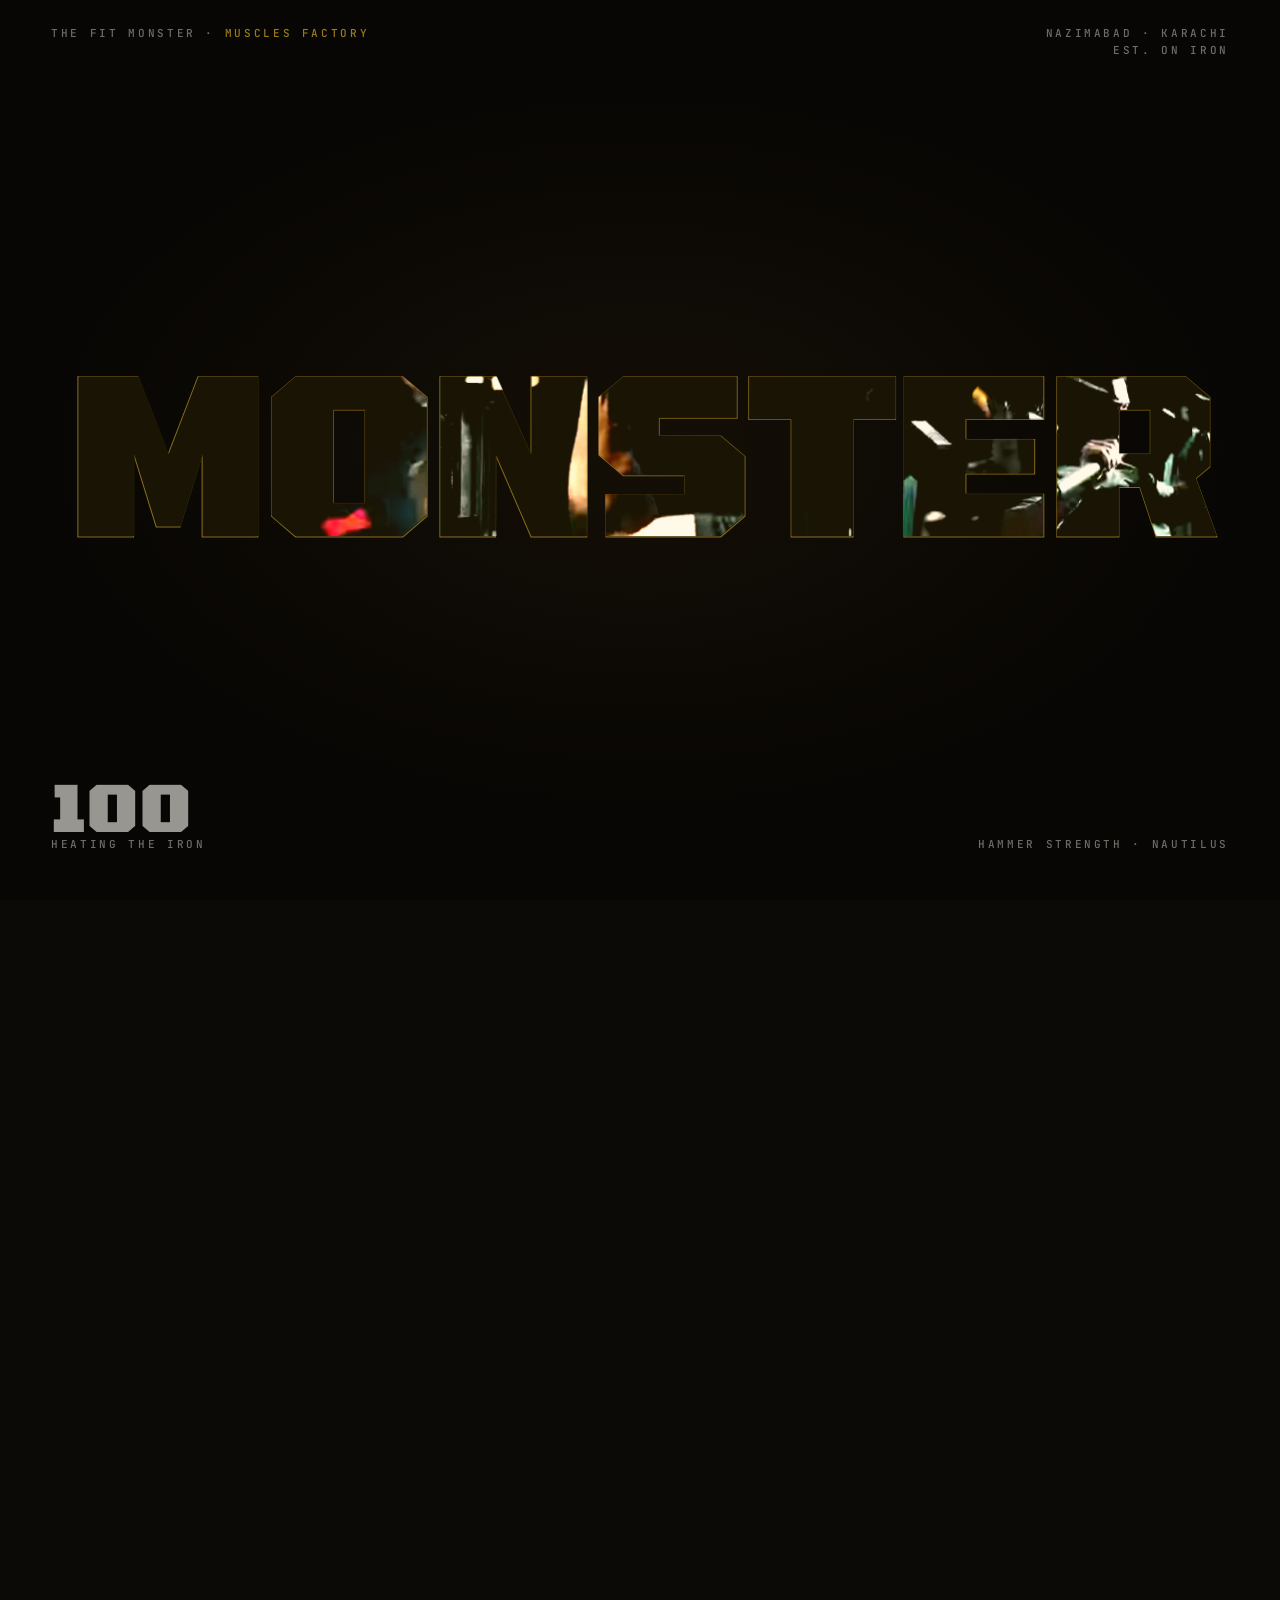
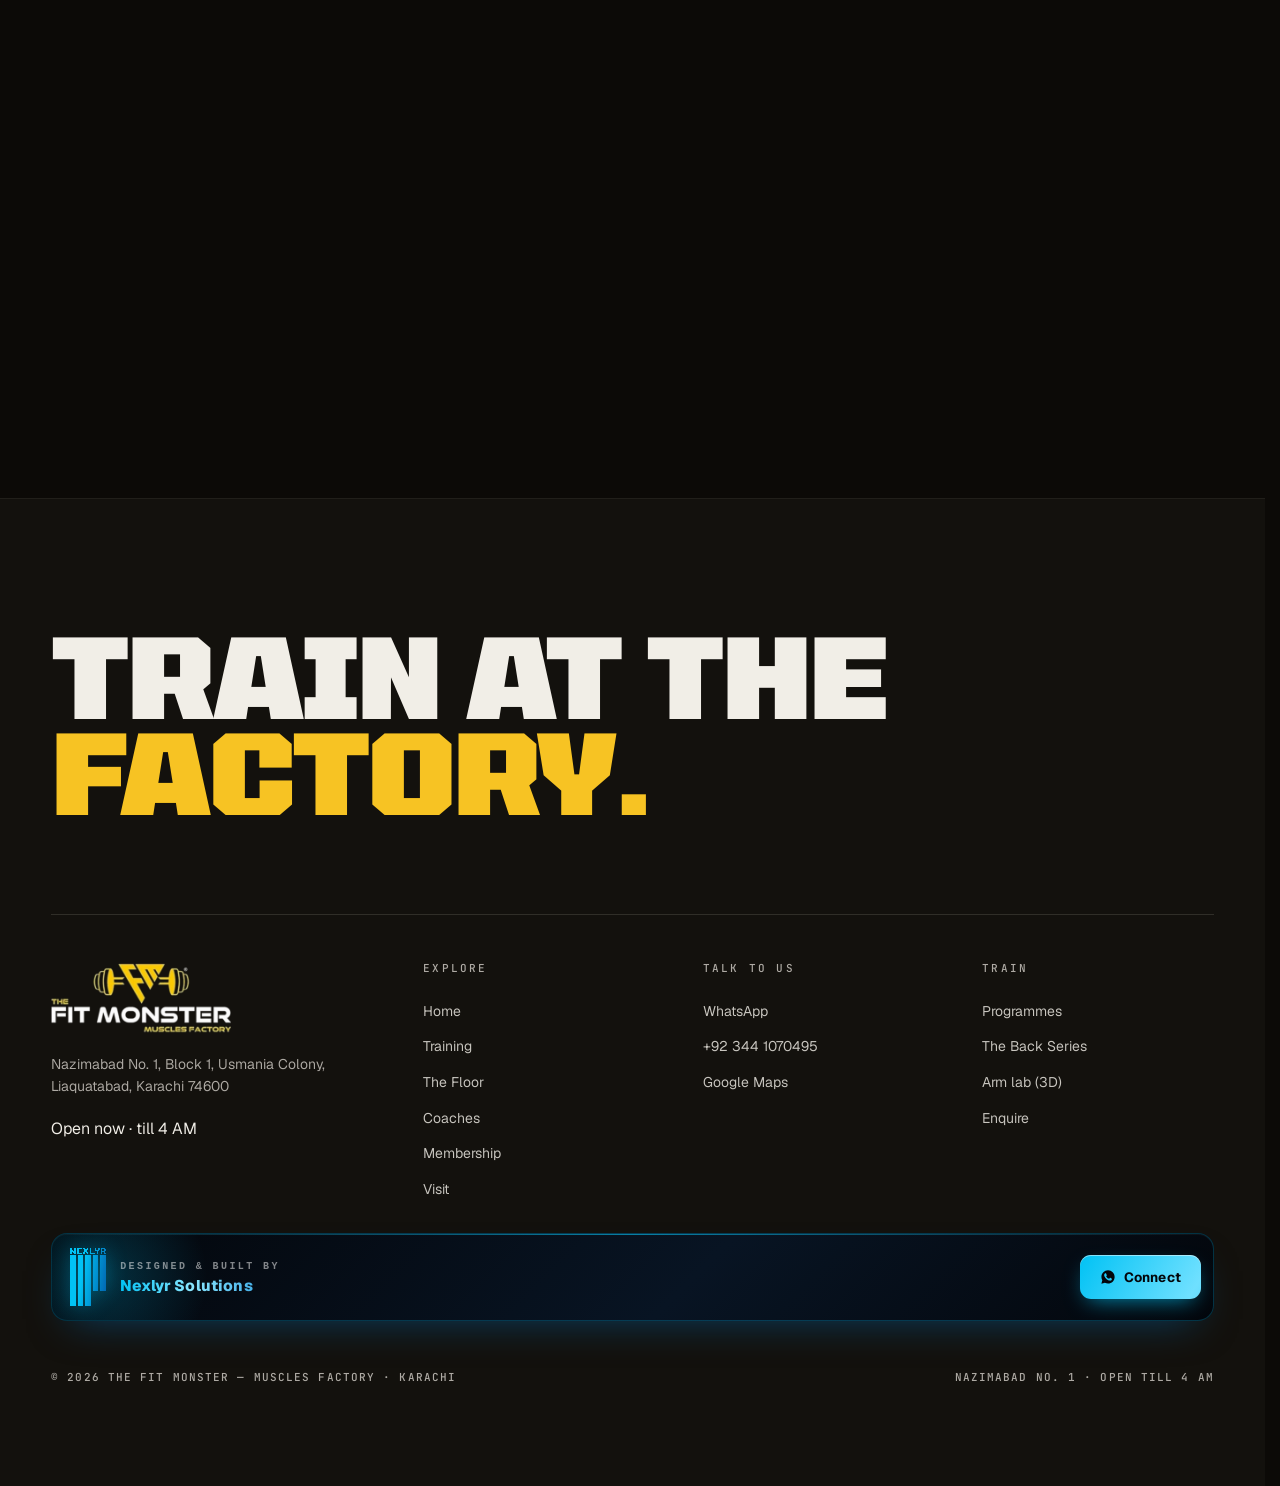
<file: membership.html>
<!doctype html>
<html lang="en" data-theme="dark">
<head>
<meta charset="utf-8">
<meta name="viewport" content="width=device-width,initial-scale=1,viewport-fit=cover">
<title>Membership · Plans & enquiries · The Fit Monster, Karachi</title>
<meta name="description" content="Membership at The Fit Monster, Nazimabad, Karachi: the full floor, a coach-written programme, or personal training. Today's rates on WhatsApp.">
<link rel="canonical" href="https://fit-monster.nexlyr.solutions/membership">
<meta name="theme-color" content="#0f0e0c">
<meta property="og:type" content="website"><meta property="og:title" content="Membership · Plans & enquiries · The Fit Monster, Karachi"><meta property="og:description" content="Membership at The Fit Monster, Nazimabad, Karachi: the full floor, a coach-written programme, or personal training. Today's rates on WhatsApp."><meta property="og:image" content="https://fit-monster.nexlyr.solutions/og-membership.jpg">
<meta property="og:image:width" content="1200">
<meta property="og:image:height" content="630">
<meta property="og:image:type" content="image/jpeg">
<meta property="og:image:alt" content="The Fit Monster — Muscles Factory, Nazimabad, Karachi">
<meta property="og:site_name" content="The Fit Monster">
<meta name="twitter:image" content="https://fit-monster.nexlyr.solutions/og-membership.jpg"><meta property="og:url" content="https://fit-monster.nexlyr.solutions/membership"><meta name="twitter:card" content="summary_large_image">
<link rel="icon" href="favicon.png" type="image/png"><link rel="apple-touch-icon" href="apple-touch-icon.png"><link rel="manifest" href="site.webmanifest">
<script>(function(){var d=document.documentElement;d.classList.add('js');try{var t=localStorage.getItem('fm-theme');if(t!=='light')t='dark';d.dataset.theme=t;if(!sessionStorage.getItem('fm-seen'))d.classList.add('ld-on');else if(sessionStorage.getItem('fm-pt'))d.classList.add('pt-on')}catch(e){}setTimeout(function(){if(!window.FM_BOOT)d.classList.remove('ld-on','pt-on')},6000)})();</script>
<link rel="preload" href="fonts/tomorrow-latin-800-normal.woff2" as="font" type="font/woff2" crossorigin>
<link rel="preload" href="fonts/geist-var.woff2" as="font" type="font/woff2" crossorigin>
<link rel="preload" href="media/img/logo-on-dark.webp" as="image" type="image/webp">
<link rel="stylesheet" href="css/tokens.css?v=113ea224">
<link rel="stylesheet" href="css/site.css?v=f66efeb0">
<script type="importmap">{"imports":{"three":"./js/vendor/three.module.min.js"}}</script>
<script type="application/ld+json">{"@context": "https://schema.org", "@type": "HealthClub", "name": "The Fit Monster — Muscles Factory", "url": "https://fit-monster.nexlyr.solutions/", "image": "https://fit-monster.nexlyr.solutions/og.jpg", "telephone": "+92 344 1070495", "address": {"@type": "PostalAddress", "streetAddress": "Nazimabad No. 1, Block 1, Usmania Colony, Liaquatabad", "addressLocality": "Karachi", "postalCode": "74600", "addressCountry": "PK"}, "geo": {"@type": "GeoCoordinates", "latitude": 24.908872, "longitude": 67.0305558}, "aggregateRating": {"@type": "AggregateRating", "ratingValue": "4.7", "reviewCount": "140"}, "openingHoursSpecification": [{"@type": "OpeningHoursSpecification", "dayOfWeek": ["Monday", "Tuesday", "Thursday", "Friday", "Saturday"], "opens": "06:30", "closes": "04:00"}, {"@type": "OpeningHoursSpecification", "dayOfWeek": ["Wednesday", "Sunday"], "opens": "06:30", "closes": "01:00"}]}</script>
</head>
<body>
<a class="skip" href="#main">Skip to content</a>
<div class="ldr" aria-hidden="true">
  <div class="ldr__stage"><div class="ldr__word"><div class="ldr__base"><span>M</span><span class="o">O</span><span>N</span><span>S</span><span>T</span><span>E</span><span>R</span></div><div class="ldr__mask"><div class="ldr__fill"><span>M</span><span>O</span><span>N</span><span>S</span><span>T</span><span>E</span><span>R</span></div></div><i class="ldr__crest"></i></div></div>
  <p class="ldr__m ldr__tl">The Fit Monster · <b>Muscles Factory</b></p>
  <p class="ldr__m ldr__tr">Nazimabad · Karachi<br>Est. on iron</p>
  <div class="ldr__m ldr__bl"><b id="ldN">000</b>Heating the iron</div>
  <p class="ldr__m ldr__br">Hammer Strength · Nautilus</p>
</div>
<div class="curtain" aria-hidden="true"><div class="curtain__bg"></div><i class="curtain__bar"></i><div class="curtain__t"><span>The Fit Monster</span></div></div>
<header class="nav glass" role="banner">
  <a class="nav__logo" href="index.html" aria-label="The Fit Monster — home"></a>
  <nav class="nav__links" aria-label="Main"><a href="training.html">Training</a><a href="floor.html">The Floor</a><a href="coaches.html">Coaches</a><a href="membership.html" aria-current="page">Membership</a><a href="visit.html">Visit</a></nav>
  <div class="nav__r">
    <a class="btn btn--gold btn--sm btn-join" data-wa="Assalam o Alaikum! I want to join The Fit Monster.">Join</a>
    <button class="menu-t" type="button" aria-expanded="false" aria-controls="menu"><span class="t">Menu</span><span class="bars" aria-hidden="true"><i></i><i></i></span></button>
  </div>
</header>
<div class="menu glass-strong" id="menu" aria-hidden="true" aria-label="Site menu">
  <ul class="menu__list"><li style="--i:0"><a href="index.html"><img class="menu__th" src="media/poster/hero-portrait.webp" alt="" width="52" height="52" loading="lazy" decoding="async"><span class="menu__t"><b>Home</b><small>Video, the machine, the Halo</small></span><svg viewBox="0 0 24 24" fill="none" stroke="currentColor" stroke-width="1.8" stroke-linecap="round" stroke-linejoin="round" aria-hidden="true"><path d="M5 12h14M13 6l6 6-6 6"/></svg></a></li><li style="--i:1"><a href="training.html"><img class="menu__th" src="media/poster/back-close-grip-pulldown.webp" alt="" width="52" height="52" loading="lazy" decoding="async"><span class="menu__t"><b>Training</b><small>Programmes, Back Series, arm lab</small></span><svg viewBox="0 0 24 24" fill="none" stroke="currentColor" stroke-width="1.8" stroke-linecap="round" stroke-linejoin="round" aria-hidden="true"><path d="M5 12h14M13 6l6 6-6 6"/></svg></a></li><li style="--i:2"><a href="floor.html"><img class="menu__th" src="media/img/tour-led-900.webp" alt="" width="52" height="52" loading="lazy" decoding="async"><span class="menu__t"><b>The Floor</b><small>Every photo and reel</small></span><svg viewBox="0 0 24 24" fill="none" stroke="currentColor" stroke-width="1.8" stroke-linecap="round" stroke-linejoin="round" aria-hidden="true"><path d="M5 12h14M13 6l6 6-6 6"/></svg></a></li><li style="--i:3"><a href="coaches.html"><img class="menu__th" src="media/poster/reel-the-tee.webp" alt="" width="52" height="52" loading="lazy" decoding="async"><span class="menu__t"><b>Coaches</b><small>The team and personal training</small></span><svg viewBox="0 0 24 24" fill="none" stroke="currentColor" stroke-width="1.8" stroke-linecap="round" stroke-linejoin="round" aria-hidden="true"><path d="M5 12h14M13 6l6 6-6 6"/></svg></a></li><li style="--i:4"><a href="membership.html" aria-current="page"><img class="menu__th" src="media/img/tour-glow-900.webp" alt="" width="52" height="52" loading="lazy" decoding="async"><span class="menu__t"><b>Membership</b><small>Plans, FAQ, enquire</small></span><svg viewBox="0 0 24 24" fill="none" stroke="currentColor" stroke-width="1.8" stroke-linecap="round" stroke-linejoin="round" aria-hidden="true"><path d="M5 12h14M13 6l6 6-6 6"/></svg></a></li><li style="--i:5"><a href="visit.html"><img class="menu__th" src="media/img/tour-sign-900.webp" alt="" width="52" height="52" loading="lazy" decoding="async"><span class="menu__t"><b>Visit</b><small>Timings, map, directions</small></span><svg viewBox="0 0 24 24" fill="none" stroke="currentColor" stroke-width="1.8" stroke-linecap="round" stroke-linejoin="round" aria-hidden="true"><path d="M5 12h14M13 6l6 6-6 6"/></svg></a></li></ul>
  <div class="menu__foot">
    <p class="status" data-status><i></i><span>Checking timings</span></p>
    <div class="menu__chips">
      <a class="btn btn--gold btn--wa btn--sm" data-wa><svg viewBox="0 0 24 24" fill="currentColor" aria-hidden="true"><path d="M12.04 2C6.58 2 2.14 6.44 2.14 11.9c0 1.75.46 3.45 1.32 4.95L2.05 22l5.28-1.38a9.86 9.86 0 0 0 4.71 1.2c5.46 0 9.9-4.44 9.9-9.9S17.5 2 12.04 2zm5.8 14.06c-.24.68-1.4 1.3-1.94 1.35-.5.05-1.13.07-1.82-.11-.42-.13-.96-.31-1.65-.61-2.9-1.25-4.8-4.17-4.95-4.37-.14-.2-1.18-1.57-1.18-3s.75-2.13 1.02-2.42c.26-.29.58-.36.77-.36l.55.01c.18.01.42-.07.65.5.24.58.82 2 .89 2.14.07.15.12.32.02.51-.09.2-.14.32-.28.49l-.42.49c-.14.14-.28.29-.12.57.16.29.72 1.18 1.54 1.91 1.06.94 1.95 1.23 2.23 1.37.28.15.44.12.6-.07.17-.2.7-.81.88-1.09.19-.29.37-.24.63-.14.25.09 1.62.76 1.9.9.28.15.46.22.53.34.07.12.07.68-.17 1.34z"/></svg><span>WhatsApp</span></a>
      <a class="icon-btn" data-tel aria-label="Call the gym"><svg viewBox="0 0 24 24" fill="none" stroke="currentColor" stroke-width="1.8" stroke-linecap="round" stroke-linejoin="round" aria-hidden="true"><path d="M5 4h4l2 5-2.5 1.5a11 11 0 0 0 5 5L15 13l5 2v4a2 2 0 0 1-2 2A16 16 0 0 1 3 6a2 2 0 0 1 2-2"/></svg></a>
      <a class="icon-btn" data-maps aria-label="Directions in Google Maps"><svg viewBox="0 0 24 24" fill="none" stroke="currentColor" stroke-width="1.8" stroke-linecap="round" stroke-linejoin="round" aria-hidden="true"><path d="M12 21s-7-6.1-7-11.5A7 7 0 0 1 19 9.5C19 14.9 12 21 12 21z"/><circle cx="12" cy="9.5" r="2.5"/></svg></a>
    </div>
  </div>
</div>
<main id="main"><section class="phero" aria-labelledby="ph-h">
  <div class="phero__bg" data-scene="halo-ambient" aria-hidden="true"></div>
  <div class="wrap phero__in">
    <div class="phero__copy"><p class="label" data-fade>Membership</p><h1 class="display-s" id="ph-h" data-rise>Choose how you <span class="gold">train.</span></h1><p class="lede" data-fade style="--d:250ms">Three ways in, one floor. Rates depend on the plan and the coaching, so the desk gives you today's numbers in one WhatsApp reply.</p><div style="display:flex;flex-wrap:wrap;gap:12px;margin-top:28px" data-fade><a class="btn btn--gold btn--wa" data-wa="Assalam o Alaikum! What are the current membership rates?"><svg viewBox="0 0 24 24" fill="currentColor" aria-hidden="true"><path d="M12.04 2C6.58 2 2.14 6.44 2.14 11.9c0 1.75.46 3.45 1.32 4.95L2.05 22l5.28-1.38a9.86 9.86 0 0 0 4.71 1.2c5.46 0 9.9-4.44 9.9-9.9S17.5 2 12.04 2zm5.8 14.06c-.24.68-1.4 1.3-1.94 1.35-.5.05-1.13.07-1.82-.11-.42-.13-.96-.31-1.65-.61-2.9-1.25-4.8-4.17-4.95-4.37-.14-.2-1.18-1.57-1.18-3s.75-2.13 1.02-2.42c.26-.29.58-.36.77-.36l.55.01c.18.01.42-.07.65.5.24.58.82 2 .89 2.14.07.15.12.32.02.51-.09.2-.14.32-.28.49l-.42.49c-.14.14-.28.29-.12.57.16.29.72 1.18 1.54 1.91 1.06.94 1.95 1.23 2.23 1.37.28.15.44.12.6-.07.17-.2.7-.81.88-1.09.19-.29.37-.24.63-.14.25.09 1.62.76 1.9.9.28.15.46.22.53.34.07.12.07.68-.17 1.34z"/></svg><span>Get today's rates</span></a></div></div>
    <figure class="phero__card" data-fade style="--d:200ms"><img src="media/poster/reel-red-set.webp" alt="" width="540" height="960" decoding="async"><video data-loop data-src="media/video/reel-red-set" preload="none" muted playsinline aria-hidden="true"></video><figcaption class="glass"><i></i>Personal training · the red set</figcaption></figure>
  </div>
</section>

<section class="sec" aria-labelledby="pl-h" style="padding-top:var(--space-xl)">
  <div class="wrap">
    <div class="head"><p class="label" data-fade>Three ways in</p><h2 class="h2" id="pl-h" data-rise>Choose your weight.</h2><p class="lede" data-fade>Rates change with the plan and the coaching, so the desk gives them to you directly. One message, one answer.</p></div>
    <div class="plans swipe"><article class="plan" data-fade style="--d:0ms">
      <p class="k">Floor</p><h3 class="h3">The full gym</h3><p class="small">Every machine, every rack, every hour we are open, with coaches on the floor to check your form.</p>
      <ul><li>Full floor: iron, machines, turf, cardio</li><li>Open till 4 AM, five nights a week</li><li>Coaches on the floor every session</li><li>Air-conditioned floor</li></ul>
      <p class="rate">Today's rate: on WhatsApp</p>
      <a class="btn btn--line" href="#enquire" data-plan="The full gym"><span>Enquire about The full gym</span><svg viewBox="0 0 24 24" fill="none" stroke="currentColor" stroke-width="1.8" stroke-linecap="round" stroke-linejoin="round" aria-hidden="true"><path d="M5 12h14M13 6l6 6-6 6"/></svg></a>
    </article><article class="plan is-key" data-fade style="--d:80ms">
      <p class="k">Coached</p><h3 class="h3">Personal training</h3><p class="small">A coach who is only yours. Assessment, a written programme, diet guidance and weekly check-ins.</p>
      <ul><li>Everything in Floor</li><li>One-to-one sessions</li><li>Programme written and adjusted for you</li><li>Diet guidance</li></ul>
      <p class="rate">Today's rate: on WhatsApp</p>
      <a class="btn btn--gold" href="#enquire" data-plan="Personal training"><span>Enquire about Personal training</span><svg viewBox="0 0 24 24" fill="none" stroke="currentColor" stroke-width="1.8" stroke-linecap="round" stroke-linejoin="round" aria-hidden="true"><path d="M5 12h14M13 6l6 6-6 6"/></svg></a>
    </article><article class="plan" data-fade style="--d:160ms">
      <p class="k">Programme</p><h3 class="h3">Floor + plan</h3><p class="small">Train on your own time with a plan our coaches write for your goal, and a check-in to adjust it.</p>
      <ul><li>Everything in Floor</li><li>A written programme for your goal</li><li>Regular check-ins with a coach</li><li>Women's, strength or conditioning focus</li></ul>
      <p class="rate">Today's rate: on WhatsApp</p>
      <a class="btn btn--line" href="#enquire" data-plan="Floor + plan"><span>Enquire about Floor + plan</span><svg viewBox="0 0 24 24" fill="none" stroke="currentColor" stroke-width="1.8" stroke-linecap="round" stroke-linejoin="round" aria-hidden="true"><path d="M5 12h14M13 6l6 6-6 6"/></svg></a>
    </article></div>
  </div>
</section>

<section class="sec alt" aria-labelledby="wy-h">
  <div class="wrap">
    <div class="head"><p class="label" data-fade>Where the money goes</p><h2 class="h2" id="wy-h" data-rise>What you're paying for.</h2><p class="lede" data-fade>Quality, cleanliness and experience over cutting corners. In practice, that means four things.</p></div>
    <div class="principles principles--4 swipe"><article class="principle" data-fade style="--d:0ms"><p class="n">01</p><h3 class="h3">Equipment</h3><p>Hammer Strength and Nautilus, maintained and replaced, not patched.</p></article><article class="principle" data-fade style="--d:70ms"><p class="n">02</p><h3 class="h3">Cleanliness</h3><p>The first thing members mention in their reviews.</p></article><article class="principle" data-fade style="--d:140ms"><p class="n">03</p><h3 class="h3">Coaches</h3><p>On the floor to help everyone, not only the people who pay extra.</p></article><article class="principle" data-fade style="--d:210ms"><p class="n">04</p><h3 class="h3">Hours</h3><p>6:30 AM to 4 AM on five nights. Train when your life lets you.</p></article></div>
  </div>
</section>

<section class="sec" id="enquire" aria-labelledby="eq-h">
  <div class="wrap lab" style="align-items:start">
    <div>
      <p class="label" data-fade>Enquire</p><h2 class="h2" id="eq-h" data-rise style="margin-top:22px">Tell the desk about you.</h2>
      <p class="lede" style="margin-top:24px" data-fade>Fill this in and it opens WhatsApp with your message ready. Nothing is stored on this site.</p>
      <div class="faq" style="margin-top:48px"><details data-fade><summary>What are the timings?<i aria-hidden="true"></i></summary><p class="a">Monday, Tuesday, Thursday, Friday and Saturday: 6:30 AM to 4 AM. Wednesday and Sunday: 6:30 AM to 1 AM. The open/closed status on this site updates live.</p></details><details data-fade><summary>How much is membership?<i aria-hidden="true"></i></summary><p class="a">We don't hide it, we just don't put it on a poster. It depends on the plan and on coaching. Message the desk on WhatsApp and you'll get today's rate in one reply.</p></details><details data-fade><summary>Do women train here?<i aria-hidden="true"></i></summary><p class="a">Yes, every day, on the full floor, with female coaches on it. Ask the desk which hours suit you best.</p></details><details data-fade><summary>Can I see the gym before joining?<i aria-hidden="true"></i></summary><p class="a">Please do. Message the desk, pick a time, and walk the floor before you decide.</p></details><details data-fade><summary>Where exactly are you?<i aria-hidden="true"></i></summary><p class="a">Nazimabad No. 1, Block 1, Usmania Colony, Liaquatabad, Karachi. Tap Directions anywhere on this site to open Google Maps.</p></details></div>
    </div>
    <form class="panel form" data-enquiry novalidate data-fade>
      <div class="field"><label for="f-name">Name</label><input id="f-name" name="name" autocomplete="name" required><p class="err" aria-live="polite"></p></div>
      <div class="field"><label for="f-phone">Phone</label><input id="f-phone" name="phone" type="tel" autocomplete="tel" inputmode="tel" placeholder="0300 1234567" required><p class="err" aria-live="polite"></p></div>
      <div class="field full"><label for="f-plan">Plan</label><select id="f-plan" name="plan"><option value="">Not sure yet</option><option>The full gym</option><option>Personal training</option><option>Floor + plan</option></select></div>
      <div class="field"><label for="f-goal">Goal</label><select id="f-goal" name="goal"><option>Build muscle</option><option>Lose fat</option><option>Get stronger</option><option>Conditioning</option><option>Start from zero</option></select></div>
      <div class="field"><label for="f-time">Best time to train</label><select id="f-time" name="time"><option>Morning</option><option>Afternoon</option><option>Evening</option><option>Late night</option></select></div>
      <div class="field full"><label for="f-note">Anything else</label><textarea id="f-note" name="note" placeholder="Injuries, experience, questions"></textarea></div>
      <div class="field full"><button class="btn btn--gold btn--wa" type="submit"><svg viewBox="0 0 24 24" fill="currentColor" aria-hidden="true"><path d="M12.04 2C6.58 2 2.14 6.44 2.14 11.9c0 1.75.46 3.45 1.32 4.95L2.05 22l5.28-1.38a9.86 9.86 0 0 0 4.71 1.2c5.46 0 9.9-4.44 9.9-9.9S17.5 2 12.04 2zm5.8 14.06c-.24.68-1.4 1.3-1.94 1.35-.5.05-1.13.07-1.82-.11-.42-.13-.96-.31-1.65-.61-2.9-1.25-4.8-4.17-4.95-4.37-.14-.2-1.18-1.57-1.18-3s.75-2.13 1.02-2.42c.26-.29.58-.36.77-.36l.55.01c.18.01.42-.07.65.5.24.58.82 2 .89 2.14.07.15.12.32.02.51-.09.2-.14.32-.28.49l-.42.49c-.14.14-.28.29-.12.57.16.29.72 1.18 1.54 1.91 1.06.94 1.95 1.23 2.23 1.37.28.15.44.12.6-.07.17-.2.7-.81.88-1.09.19-.29.37-.24.63-.14.25.09 1.62.76 1.9.9.28.15.46.22.53.34.07.12.07.68-.17 1.34z"/></svg><span>Send on WhatsApp</span></button></div>
    </form>
  </div>
</section>
</main>
<footer class="foot" role="contentinfo">
  <div class="wrap">
    <p class="foot__say">Train at the<br><span>factory.</span></p>
    <div class="foot__grid">
      <div>
        <div class="foot__logo" role="img" aria-label="The Fit Monster — Muscles Factory"></div>
        <p class="small" style="margin-top:18px;max-width:34ch" data-fm="address"></p>
        <p class="status" data-status style="margin-top:18px"><i></i><span>Checking timings</span></p>
      </div>
      <div><h4>Explore</h4><ul><li><a href="index.html">Home</a></li><li><a href="training.html">Training</a></li><li><a href="floor.html">The Floor</a></li><li><a href="coaches.html">Coaches</a></li><li><a href="membership.html">Membership</a></li><li><a href="visit.html">Visit</a></li></ul></div>
      <div><h4>Talk to us</h4><ul><li><a data-wa>WhatsApp</a></li><li><a data-tel><span data-fm="phone"></span></a></li><li><a data-maps>Google Maps</a></li><li><a data-ig>Instagram</a></li></ul></div>
      <div><h4>Train</h4><ul><li><a href="training.html#programmes">Programmes</a></li><li><a href="training.html#back-series">The Back Series</a></li><li><a href="training.html#arm-lab">Arm lab (3D)</a></li><li><a href="membership.html#enquire">Enquire</a></li></ul></div>
    </div>
    <div class="nxb">
      <a class="nxb__id" href="https://nexlyr.solutions/" target="_blank" rel="noopener"
         aria-label="Nexlyr Solutions — the studio that designed and built this site">
        <span class="nxb__mk" aria-hidden="true"><svg viewBox="0 0 631 1011" xmlns="http://www.w3.org/2000/svg" shape-rendering="crispEdges" role="img" aria-label="Nexlyr Solutions logo"><defs><linearGradient id="nxbLogoG" gradientUnits="userSpaceOnUse" x1="277.4" y1="43.9" x2="724.3" y2="114.7"><stop offset="0" stop-color="#01C2F4"/><stop offset="1" stop-color="#0169B3"/></linearGradient></defs><g fill="url(#nxbLogoG)"><rect x="2.5" y="1" width="27.2" height="6.8"/><rect x="70.5" y="1" width="27.2" height="6.8"/><rect x="124.9" y="1" width="88.4" height="6.8"/><rect x="233.7" y="1" width="27.2" height="6.8"/><rect x="294.9" y="1" width="27.2" height="6.8"/><rect x="342.5" y="1" width="27.2" height="6.8"/><rect x="430.9" y="1" width="27.2" height="6.8"/><rect x="492.1" y="1" width="27.2" height="6.8"/><rect x="539.7" y="1" width="74.8" height="6.8"/><rect x="2.5" y="7.8" width="34" height="6.8"/><rect x="70.5" y="7.8" width="27.2" height="6.8"/><rect x="124.9" y="7.8" width="88.4" height="6.8"/><rect x="233.7" y="7.8" width="27.2" height="6.8"/><rect x="294.9" y="7.8" width="27.2" height="6.8"/><rect x="342.5" y="7.8" width="27.2" height="6.8"/><rect x="430.9" y="7.8" width="27.2" height="6.8"/><rect x="492.1" y="7.8" width="27.2" height="6.8"/><rect x="539.7" y="7.8" width="81.6" height="6.8"/><rect x="2.5" y="14.6" width="34" height="6.8"/><rect x="70.5" y="14.6" width="27.2" height="6.8"/><rect x="124.9" y="14.6" width="27.2" height="6.8"/><rect x="233.7" y="14.6" width="34" height="6.8"/><rect x="288.1" y="14.6" width="34" height="6.8"/><rect x="342.5" y="14.6" width="27.2" height="6.8"/><rect x="430.9" y="14.6" width="27.2" height="6.8"/><rect x="492.1" y="14.6" width="27.2" height="6.8"/><rect x="539.7" y="14.6" width="27.2" height="6.8"/><rect x="600.9" y="14.6" width="27.2" height="6.8"/><rect x="2.5" y="21.4" width="40.8" height="6.8"/><rect x="70.5" y="21.4" width="27.2" height="6.8"/><rect x="124.9" y="21.4" width="27.2" height="6.8"/><rect x="240.5" y="21.4" width="34" height="6.8"/><rect x="281.3" y="21.4" width="34" height="6.8"/><rect x="342.5" y="21.4" width="27.2" height="6.8"/><rect x="430.9" y="21.4" width="27.2" height="6.8"/><rect x="492.1" y="21.4" width="27.2" height="6.8"/><rect x="539.7" y="21.4" width="27.2" height="6.8"/><rect x="600.9" y="21.4" width="27.2" height="6.8"/><rect x="2.5" y="28.2" width="47.6" height="6.8"/><rect x="70.5" y="28.2" width="27.2" height="6.8"/><rect x="124.9" y="28.2" width="27.2" height="6.8"/><rect x="247.3" y="28.2" width="61.2" height="6.8"/><rect x="342.5" y="28.2" width="27.2" height="6.8"/><rect x="437.7" y="28.2" width="27.2" height="6.8"/><rect x="485.3" y="28.2" width="27.2" height="6.8"/><rect x="539.7" y="28.2" width="27.2" height="6.8"/><rect x="600.9" y="28.2" width="27.2" height="6.8"/><rect x="2.5" y="35" width="54.4" height="6.8"/><rect x="70.5" y="35" width="27.2" height="6.8"/><rect x="124.9" y="35" width="27.2" height="6.8"/><rect x="254.1" y="35" width="47.6" height="6.8"/><rect x="342.5" y="35" width="27.2" height="6.8"/><rect x="444.5" y="35" width="27.2" height="6.8"/><rect x="478.5" y="35" width="27.2" height="6.8"/><rect x="539.7" y="35" width="27.2" height="6.8"/><rect x="600.9" y="35" width="27.2" height="6.8"/><rect x="2.5" y="41.8" width="27.2" height="6.8"/><rect x="36.5" y="41.8" width="27.2" height="6.8"/><rect x="70.5" y="41.8" width="27.2" height="6.8"/><rect x="124.9" y="41.8" width="81.6" height="6.8"/><rect x="260.9" y="41.8" width="34" height="6.8"/><rect x="342.5" y="41.8" width="27.2" height="6.8"/><rect x="451.3" y="41.8" width="47.6" height="6.8"/><rect x="539.7" y="41.8" width="27.2" height="6.8"/><rect x="600.9" y="41.8" width="27.2" height="6.8"/><rect x="2.5" y="48.6" width="27.2" height="6.8"/><rect x="36.5" y="48.6" width="27.2" height="6.8"/><rect x="70.5" y="48.6" width="27.2" height="6.8"/><rect x="124.9" y="48.6" width="81.6" height="6.8"/><rect x="260.9" y="48.6" width="34" height="6.8"/><rect x="342.5" y="48.6" width="27.2" height="6.8"/><rect x="458.1" y="48.6" width="34" height="6.8"/><rect x="539.7" y="48.6" width="27.2" height="6.8"/><rect x="600.9" y="48.6" width="27.2" height="6.8"/><rect x="2.5" y="55.4" width="27.2" height="6.8"/><rect x="43.3" y="55.4" width="54.4" height="6.8"/><rect x="124.9" y="55.4" width="27.2" height="6.8"/><rect x="254.1" y="55.4" width="47.6" height="6.8"/><rect x="342.5" y="55.4" width="27.2" height="6.8"/><rect x="464.9" y="55.4" width="27.2" height="6.8"/><rect x="539.7" y="55.4" width="81.6" height="6.8"/><rect x="2.5" y="62.2" width="27.2" height="6.8"/><rect x="43.3" y="62.2" width="54.4" height="6.8"/><rect x="124.9" y="62.2" width="27.2" height="6.8"/><rect x="247.3" y="62.2" width="61.2" height="6.8"/><rect x="342.5" y="62.2" width="27.2" height="6.8"/><rect x="464.9" y="62.2" width="27.2" height="6.8"/><rect x="539.7" y="62.2" width="74.8" height="6.8"/><rect x="2.5" y="69" width="27.2" height="6.8"/><rect x="50.1" y="69" width="47.6" height="6.8"/><rect x="124.9" y="69" width="27.2" height="6.8"/><rect x="240.5" y="69" width="34" height="6.8"/><rect x="281.3" y="69" width="34" height="6.8"/><rect x="342.5" y="69" width="27.2" height="6.8"/><rect x="464.9" y="69" width="27.2" height="6.8"/><rect x="539.7" y="69" width="27.2" height="6.8"/><rect x="580.5" y="69" width="34" height="6.8"/><rect x="2.5" y="75.8" width="27.2" height="6.8"/><rect x="56.9" y="75.8" width="40.8" height="6.8"/><rect x="124.9" y="75.8" width="27.2" height="6.8"/><rect x="233.7" y="75.8" width="34" height="6.8"/><rect x="288.1" y="75.8" width="34" height="6.8"/><rect x="342.5" y="75.8" width="27.2" height="6.8"/><rect x="464.9" y="75.8" width="27.2" height="6.8"/><rect x="539.7" y="75.8" width="27.2" height="6.8"/><rect x="587.3" y="75.8" width="34" height="6.8"/><rect x="2.5" y="82.6" width="27.2" height="6.8"/><rect x="63.7" y="82.6" width="34" height="6.8"/><rect x="124.9" y="82.6" width="88.4" height="6.8"/><rect x="233.7" y="82.6" width="27.2" height="6.8"/><rect x="294.9" y="82.6" width="27.2" height="6.8"/><rect x="342.5" y="82.6" width="88.4" height="6.8"/><rect x="464.9" y="82.6" width="27.2" height="6.8"/><rect x="539.7" y="82.6" width="27.2" height="6.8"/><rect x="594.1" y="82.6" width="34" height="6.8"/><rect x="2.5" y="89.4" width="27.2" height="6.8"/><rect x="70.5" y="89.4" width="27.2" height="6.8"/><rect x="124.9" y="89.4" width="88.4" height="6.8"/><rect x="233.7" y="89.4" width="27.2" height="6.8"/><rect x="294.9" y="89.4" width="27.2" height="6.8"/><rect x="342.5" y="89.4" width="88.4" height="6.8"/><rect x="464.9" y="89.4" width="27.2" height="6.8"/><rect x="539.7" y="89.4" width="27.2" height="6.8"/><rect x="600.9" y="89.4" width="27.2" height="6.8"/><rect x="0" y="128" width="98.5" height="883"/><rect x="133.25" y="128" width="98.5" height="883"/><rect x="266.5" y="128" width="98.5" height="883"/><rect x="399.75" y="128" width="98.5" height="630"/><rect x="533" y="128" width="98.5" height="630"/></g></svg></span>
        <span class="nxb__tx"><span class="nxb__kk">Designed &amp; built by</span><span class="nxb__nm">Nexlyr Solutions</span></span>
      </a>
      <a class="nxb__go" target="_blank" rel="noopener"
         href="https://wa.me/923053687680?text=Hi%20Nexlyr%21%20I%20saw%20The%20Fit%20Monster%27s%20website%20and%20I%27d%20like%20a%20site%20like%20it."
         aria-label="Connect with Nexlyr Solutions on WhatsApp">
        <svg viewBox="0 0 24 24" fill="currentColor" aria-hidden="true"><path d="M12.04 2C6.58 2 2.14 6.44 2.14 11.9c0 1.75.46 3.45 1.32 4.95L2.05 22l5.28-1.38a9.86 9.86 0 0 0 4.71 1.2c5.46 0 9.9-4.44 9.9-9.9S17.5 2 12.04 2zm5.8 14.06c-.24.68-1.4 1.3-1.94 1.35-.5.05-1.13.07-1.82-.11-.42-.13-.96-.31-1.65-.61-2.9-1.25-4.8-4.17-4.95-4.37-.14-.2-1.18-1.57-1.18-3s.75-2.13 1.02-2.42c.26-.29.58-.36.77-.36l.55.01c.18.01.42-.07.65.5.24.58.82 2 .89 2.14.07.15.12.32.02.51-.09.2-.14.32-.28.49l-.42.49c-.14.14-.28.29-.12.57.16.29.72 1.18 1.54 1.91 1.06.94 1.95 1.23 2.23 1.37.28.15.44.12.6-.07.17-.2.7-.81.88-1.09.19-.29.37-.24.63-.14.25.09 1.62.76 1.9.9.28.15.46.22.53.34.07.12.07.68-.17 1.34z"/></svg>
        Connect
      </a>
    </div>
    <div class="foot__meta"><span>© <span data-year></span> The Fit Monster — Muscles Factory · Karachi</span><span>Nazimabad No. 1 · Open till 4 AM</span></div>
  </div>
</footer>

<div class="tdock">
  <button class="tpill2" type="button" data-theme-btn role="switch" aria-checked="true" aria-label="Switch to light mode">
    <span class="tpill2__lab tpill2__lab--l">Light<br>mode</span>
    <span class="tpill2__lab tpill2__lab--d">Dark<br>mode</span>
    <span class="tpill2__k" aria-hidden="true">
      <svg class="tpill2__sun" viewBox="0 0 24 24" fill="none" stroke="currentColor" stroke-width="1.9" stroke-linecap="round"><circle cx="12" cy="12" r="4.4"/><path d="M12 2.6v2.4M12 19v2.4M4.2 4.2l1.7 1.7M18.1 18.1l1.7 1.7M2.6 12H5M19 12h2.4M4.2 19.8l1.7-1.7M18.1 5.9l1.7-1.7"/></svg>
      <svg class="tpill2__moon" viewBox="0 0 24 24" fill="none" stroke="currentColor" stroke-width="1.9" stroke-linecap="round" stroke-linejoin="round"><path d="M20.5 14.2A8.6 8.6 0 1 1 10.4 3.6a6.8 6.8 0 0 0 10.1 10.6z"/><path d="M16.6 4.4l.5 1.3 1.3.5-1.3.5-.5 1.3-.5-1.3-1.3-.5 1.3-.5z"/></svg>
    </span>
  </button>
</div>
<button class="fab glass" type="button" aria-expanded="false" aria-controls="chat"><img src="media/img/mark-badge.webp" alt="" width="42" height="42"><i class="dot" aria-hidden="true"></i><b>Ask the front desk</b></button>
<section class="chat glass-strong" id="chat" role="dialog" aria-label="Front desk chat" aria-hidden="true">
  <div class="chat__h"><img src="media/img/mark-badge.webp" alt="" width="40" height="40"><div><b>Front desk</b><p class="status" data-status><i></i><span>Checking timings</span></p></div><button class="icon-btn chat__x" type="button" aria-label="Close chat"><svg viewBox="0 0 24 24" fill="none" stroke="currentColor" stroke-width="1.8" stroke-linecap="round" aria-hidden="true"><path d="M6 6l12 12M18 6L6 18"/></svg></button></div>
  <div class="chat__log" aria-live="polite"></div>
  <div class="chat__chips" role="group" aria-label="Quick questions">
    <button class="chip" type="button" data-q="What are your timings?">Timings</button><button class="chip" type="button" data-q="Where are you?">Location</button><button class="chip" type="button" data-q="What are the fees?">Fees</button><button class="chip" type="button" data-q="Tell me about personal training">Coaches</button><button class="chip" type="button" data-q="Do ladies train here?">Ladies</button><button class="chip" type="button" data-q="I want to visit">Book a visit</button>
  </div>
  <form class="chat__f" autocomplete="off"><label class="sr-only" for="chat-in">Your question</label><input id="chat-in" type="text" placeholder="Ask anything… (fees kitni hain?)" enterkeyhint="send"><button type="submit" aria-label="Send"><svg viewBox="0 0 24 24" fill="none" stroke="currentColor" stroke-width="2" stroke-linecap="round" stroke-linejoin="round" aria-hidden="true"><path d="M5 12h14M13 6l6 6-6 6"/></svg></button></form>
</section>

<div class="lb" role="dialog" aria-modal="true" aria-label="Media viewer" aria-hidden="true">
  <div class="lb__box"></div>
  <button class="icon-btn x glass" type="button" aria-label="Close"><svg viewBox="0 0 24 24" fill="none" stroke="currentColor" stroke-width="1.8" stroke-linecap="round" aria-hidden="true"><path d="M6 6l12 12M18 6L6 18"/></svg></button>
  <button class="lb__nav prev glass" type="button" aria-label="Previous"><svg viewBox="0 0 24 24" fill="none" stroke="currentColor" stroke-width="1.8" stroke-linecap="round" stroke-linejoin="round" aria-hidden="true"><path d="M15 6l-6 6 6 6"/></svg></button>
  <button class="lb__nav next glass" type="button" aria-label="Next"><svg viewBox="0 0 24 24" fill="none" stroke="currentColor" stroke-width="1.8" stroke-linecap="round" stroke-linejoin="round" aria-hidden="true"><path d="M9 6l6 6-6 6"/></svg></button>
</div>

<script src="js/vendor/gsap.min.js" defer></script>
<script src="js/vendor/ScrollTrigger.min.js" defer></script>
<script src="js/vendor/lenis.min.js" defer></script>
<script src="js/config.js?v=4287638d" defer></script>
<script>window.FM_V={h:"a4ca60c4",d:"cf02afaf",m:"4520b696"};</script>
<script src="js/site.js?v=9264087b" defer></script>
</body>
</html>
</file>
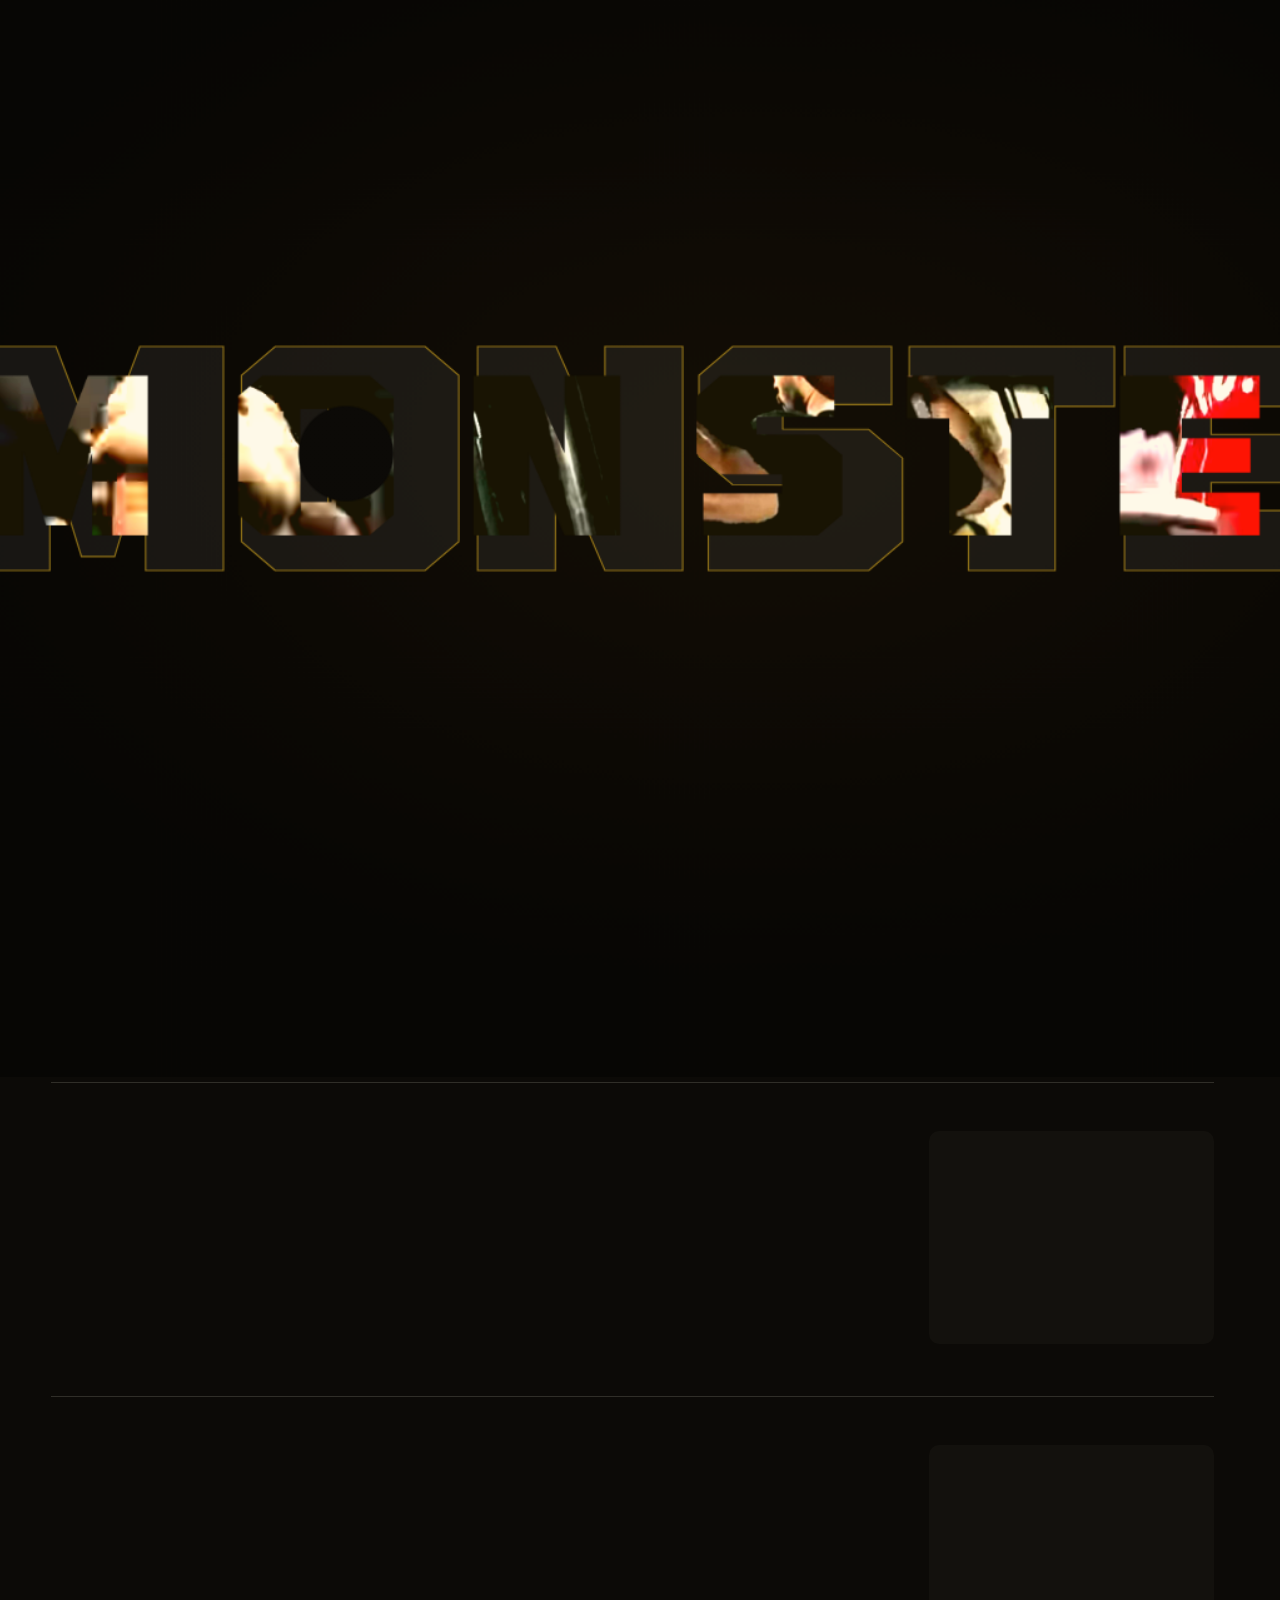
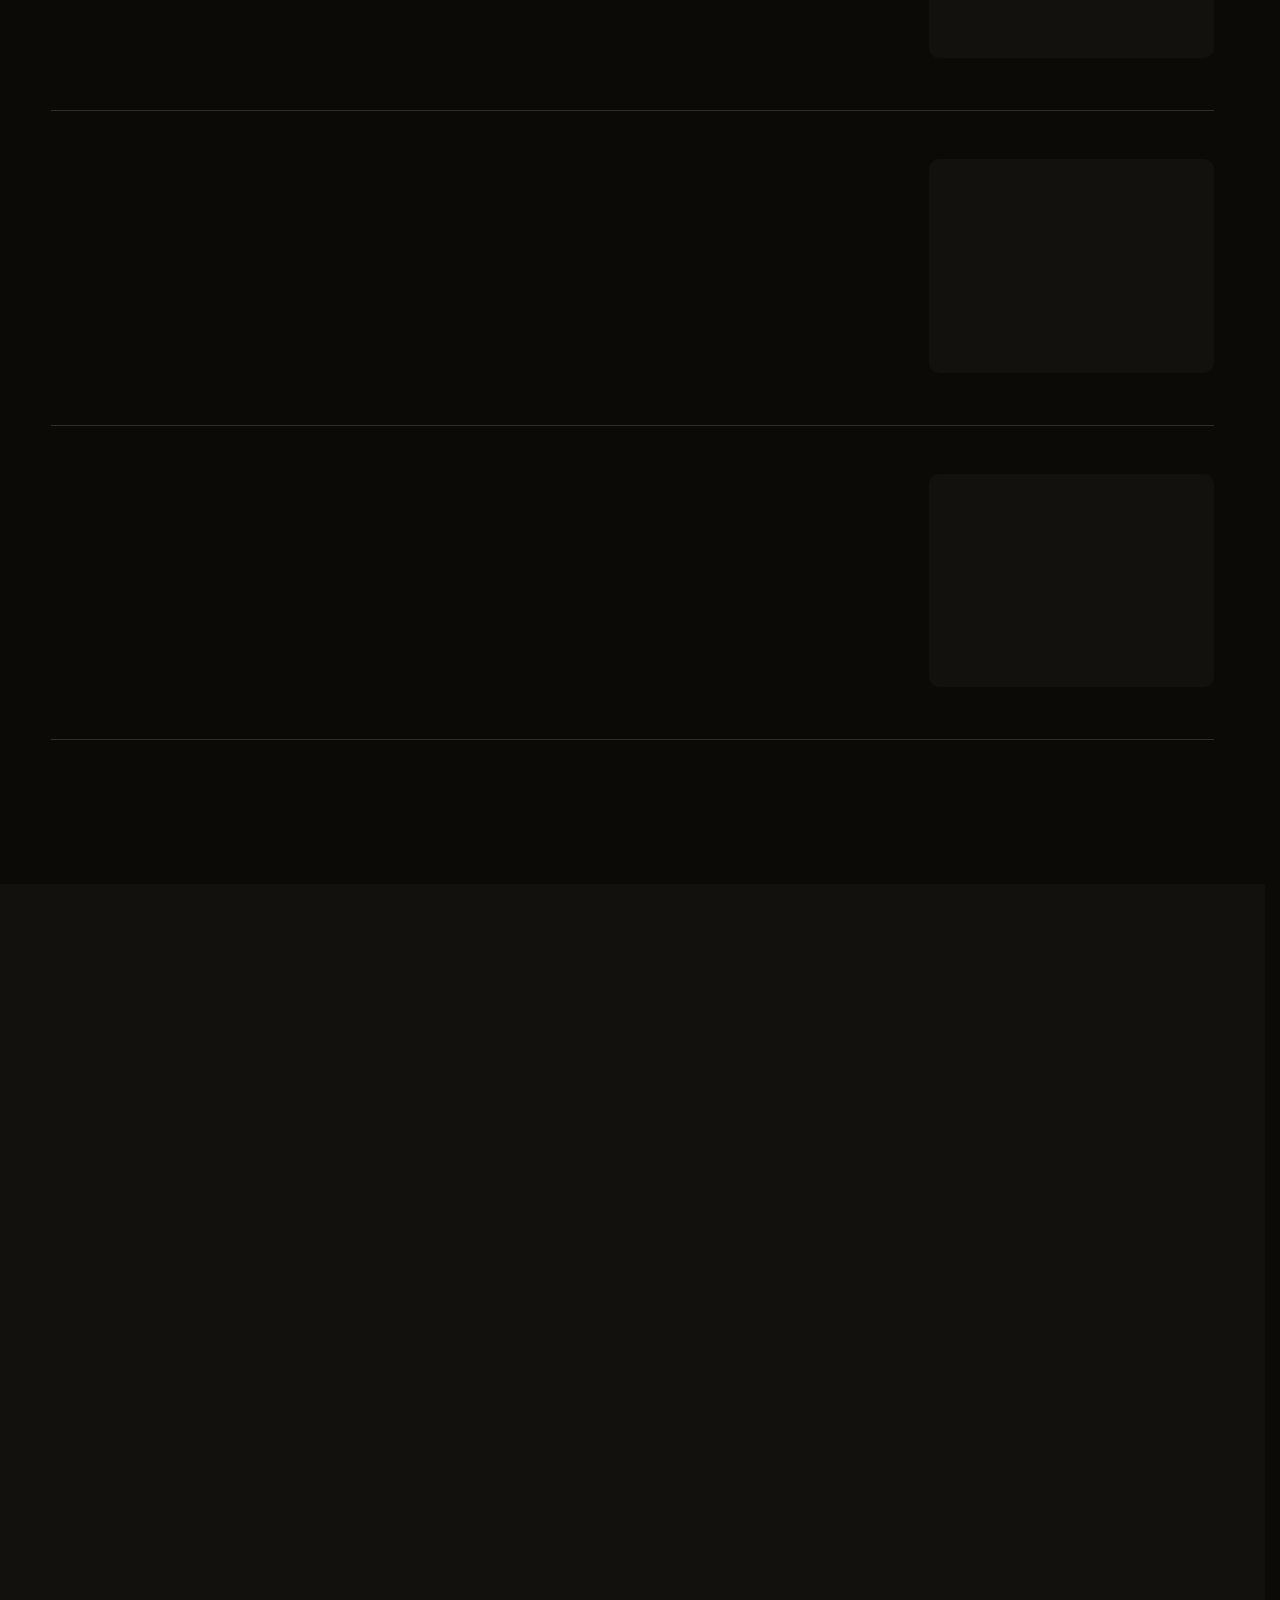
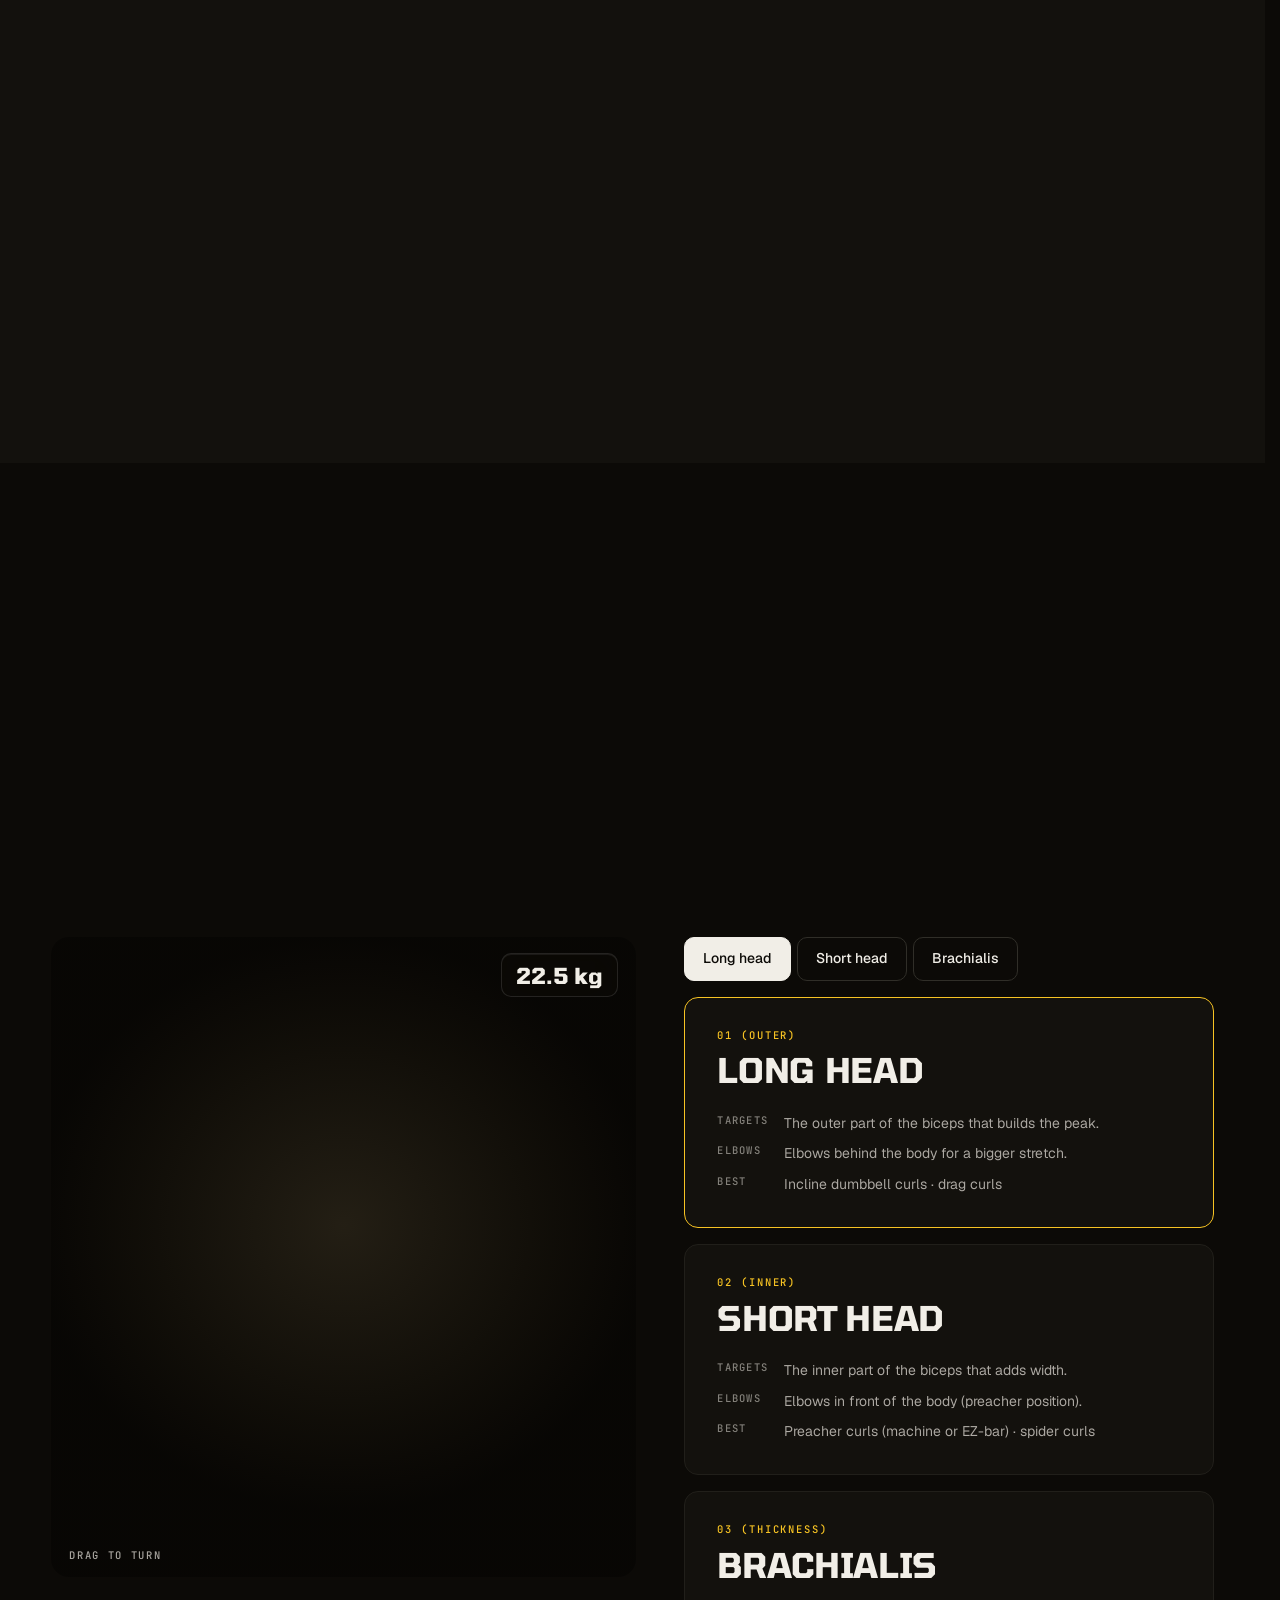
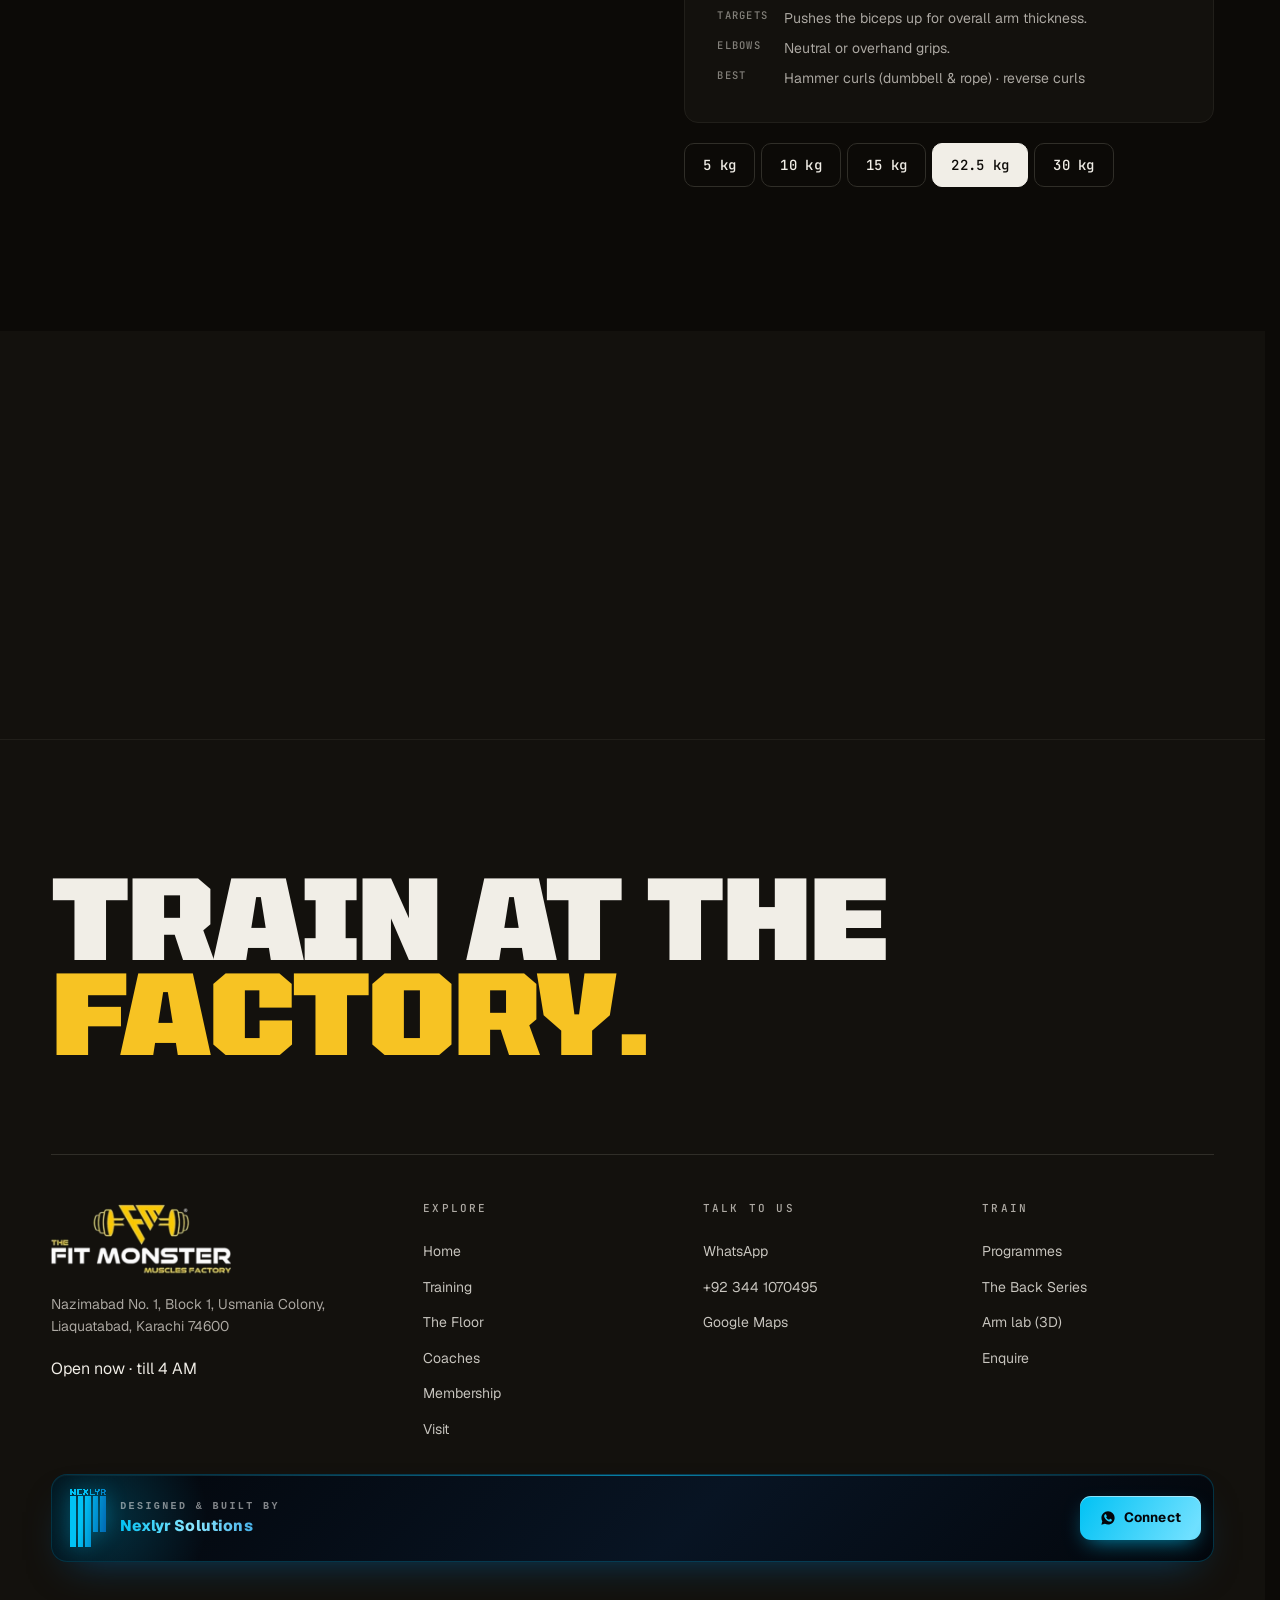
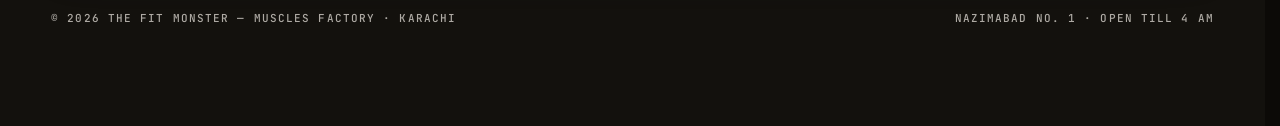
<file: training.html>
<!doctype html>
<html lang="en" data-theme="dark">
<head>
<meta charset="utf-8">
<meta name="viewport" content="width=device-width,initial-scale=1,viewport-fit=cover">
<title>Training · The Fit Monster — Muscles Factory, Karachi</title>
<meta name="description" content="Strength and hypertrophy, personal training, women's training and conditioning at The Fit Monster, Nazimabad. Plus the Back Series and a 3D arm lab.">
<link rel="canonical" href="https://fit-monster.nexlyr.solutions/training">
<meta name="theme-color" content="#0f0e0c">
<meta property="og:type" content="website"><meta property="og:title" content="Training · The Fit Monster — Muscles Factory, Karachi"><meta property="og:description" content="Strength and hypertrophy, personal training, women's training and conditioning at The Fit Monster, Nazimabad. Plus the Back Series and a 3D arm lab."><meta property="og:image" content="https://fit-monster.nexlyr.solutions/og-training.jpg">
<meta property="og:image:width" content="1200">
<meta property="og:image:height" content="630">
<meta property="og:image:type" content="image/jpeg">
<meta property="og:image:alt" content="The Fit Monster — Muscles Factory, Nazimabad, Karachi">
<meta property="og:site_name" content="The Fit Monster">
<meta name="twitter:image" content="https://fit-monster.nexlyr.solutions/og-training.jpg"><meta property="og:url" content="https://fit-monster.nexlyr.solutions/training"><meta name="twitter:card" content="summary_large_image">
<link rel="icon" href="favicon.png" type="image/png"><link rel="apple-touch-icon" href="apple-touch-icon.png"><link rel="manifest" href="site.webmanifest">
<script>(function(){var d=document.documentElement;d.classList.add('js');try{var t=localStorage.getItem('fm-theme');if(t!=='light')t='dark';d.dataset.theme=t;if(!sessionStorage.getItem('fm-seen'))d.classList.add('ld-on');else if(sessionStorage.getItem('fm-pt'))d.classList.add('pt-on')}catch(e){}setTimeout(function(){if(!window.FM_BOOT)d.classList.remove('ld-on','pt-on')},6000)})();</script>
<link rel="preload" href="fonts/tomorrow-latin-800-normal.woff2" as="font" type="font/woff2" crossorigin>
<link rel="preload" href="fonts/geist-var.woff2" as="font" type="font/woff2" crossorigin>
<link rel="preload" href="media/img/logo-on-dark.webp" as="image" type="image/webp">
<link rel="stylesheet" href="css/tokens.css?v=113ea224">
<link rel="stylesheet" href="css/site.css?v=f66efeb0">
<script type="importmap">{"imports":{"three":"./js/vendor/three.module.min.js"}}</script>
<script type="application/ld+json">{"@context": "https://schema.org", "@type": "HealthClub", "name": "The Fit Monster — Muscles Factory", "url": "https://fit-monster.nexlyr.solutions/", "image": "https://fit-monster.nexlyr.solutions/og.jpg", "telephone": "+92 344 1070495", "address": {"@type": "PostalAddress", "streetAddress": "Nazimabad No. 1, Block 1, Usmania Colony, Liaquatabad", "addressLocality": "Karachi", "postalCode": "74600", "addressCountry": "PK"}, "geo": {"@type": "GeoCoordinates", "latitude": 24.908872, "longitude": 67.0305558}, "aggregateRating": {"@type": "AggregateRating", "ratingValue": "4.7", "reviewCount": "140"}, "openingHoursSpecification": [{"@type": "OpeningHoursSpecification", "dayOfWeek": ["Monday", "Tuesday", "Thursday", "Friday", "Saturday"], "opens": "06:30", "closes": "04:00"}, {"@type": "OpeningHoursSpecification", "dayOfWeek": ["Wednesday", "Sunday"], "opens": "06:30", "closes": "01:00"}]}</script>
</head>
<body>
<a class="skip" href="#main">Skip to content</a>
<div class="ldr" aria-hidden="true">
  <div class="ldr__stage"><div class="ldr__word"><div class="ldr__base"><span>M</span><span class="o">O</span><span>N</span><span>S</span><span>T</span><span>E</span><span>R</span></div><div class="ldr__mask"><div class="ldr__fill"><span>M</span><span>O</span><span>N</span><span>S</span><span>T</span><span>E</span><span>R</span></div></div><i class="ldr__crest"></i></div></div>
  <p class="ldr__m ldr__tl">The Fit Monster · <b>Muscles Factory</b></p>
  <p class="ldr__m ldr__tr">Nazimabad · Karachi<br>Est. on iron</p>
  <div class="ldr__m ldr__bl"><b id="ldN">000</b>Heating the iron</div>
  <p class="ldr__m ldr__br">Hammer Strength · Nautilus</p>
</div>
<div class="curtain" aria-hidden="true"><div class="curtain__bg"></div><i class="curtain__bar"></i><div class="curtain__t"><span>The Fit Monster</span></div></div>
<header class="nav glass" role="banner">
  <a class="nav__logo" href="index.html" aria-label="The Fit Monster — home"></a>
  <nav class="nav__links" aria-label="Main"><a href="training.html" aria-current="page">Training</a><a href="floor.html">The Floor</a><a href="coaches.html">Coaches</a><a href="membership.html">Membership</a><a href="visit.html">Visit</a></nav>
  <div class="nav__r">
    <a class="btn btn--gold btn--sm btn-join" data-wa="Assalam o Alaikum! I want to join The Fit Monster.">Join</a>
    <button class="menu-t" type="button" aria-expanded="false" aria-controls="menu"><span class="t">Menu</span><span class="bars" aria-hidden="true"><i></i><i></i></span></button>
  </div>
</header>
<div class="menu glass-strong" id="menu" aria-hidden="true" aria-label="Site menu">
  <ul class="menu__list"><li style="--i:0"><a href="index.html"><img class="menu__th" src="media/poster/hero-portrait.webp" alt="" width="52" height="52" loading="lazy" decoding="async"><span class="menu__t"><b>Home</b><small>Video, the machine, the Halo</small></span><svg viewBox="0 0 24 24" fill="none" stroke="currentColor" stroke-width="1.8" stroke-linecap="round" stroke-linejoin="round" aria-hidden="true"><path d="M5 12h14M13 6l6 6-6 6"/></svg></a></li><li style="--i:1"><a href="training.html" aria-current="page"><img class="menu__th" src="media/poster/back-close-grip-pulldown.webp" alt="" width="52" height="52" loading="lazy" decoding="async"><span class="menu__t"><b>Training</b><small>Programmes, Back Series, arm lab</small></span><svg viewBox="0 0 24 24" fill="none" stroke="currentColor" stroke-width="1.8" stroke-linecap="round" stroke-linejoin="round" aria-hidden="true"><path d="M5 12h14M13 6l6 6-6 6"/></svg></a></li><li style="--i:2"><a href="floor.html"><img class="menu__th" src="media/img/tour-led-900.webp" alt="" width="52" height="52" loading="lazy" decoding="async"><span class="menu__t"><b>The Floor</b><small>Every photo and reel</small></span><svg viewBox="0 0 24 24" fill="none" stroke="currentColor" stroke-width="1.8" stroke-linecap="round" stroke-linejoin="round" aria-hidden="true"><path d="M5 12h14M13 6l6 6-6 6"/></svg></a></li><li style="--i:3"><a href="coaches.html"><img class="menu__th" src="media/poster/reel-the-tee.webp" alt="" width="52" height="52" loading="lazy" decoding="async"><span class="menu__t"><b>Coaches</b><small>The team and personal training</small></span><svg viewBox="0 0 24 24" fill="none" stroke="currentColor" stroke-width="1.8" stroke-linecap="round" stroke-linejoin="round" aria-hidden="true"><path d="M5 12h14M13 6l6 6-6 6"/></svg></a></li><li style="--i:4"><a href="membership.html"><img class="menu__th" src="media/img/tour-glow-900.webp" alt="" width="52" height="52" loading="lazy" decoding="async"><span class="menu__t"><b>Membership</b><small>Plans, FAQ, enquire</small></span><svg viewBox="0 0 24 24" fill="none" stroke="currentColor" stroke-width="1.8" stroke-linecap="round" stroke-linejoin="round" aria-hidden="true"><path d="M5 12h14M13 6l6 6-6 6"/></svg></a></li><li style="--i:5"><a href="visit.html"><img class="menu__th" src="media/img/tour-sign-900.webp" alt="" width="52" height="52" loading="lazy" decoding="async"><span class="menu__t"><b>Visit</b><small>Timings, map, directions</small></span><svg viewBox="0 0 24 24" fill="none" stroke="currentColor" stroke-width="1.8" stroke-linecap="round" stroke-linejoin="round" aria-hidden="true"><path d="M5 12h14M13 6l6 6-6 6"/></svg></a></li></ul>
  <div class="menu__foot">
    <p class="status" data-status><i></i><span>Checking timings</span></p>
    <div class="menu__chips">
      <a class="btn btn--gold btn--wa btn--sm" data-wa><svg viewBox="0 0 24 24" fill="currentColor" aria-hidden="true"><path d="M12.04 2C6.58 2 2.14 6.44 2.14 11.9c0 1.75.46 3.45 1.32 4.95L2.05 22l5.28-1.38a9.86 9.86 0 0 0 4.71 1.2c5.46 0 9.9-4.44 9.9-9.9S17.5 2 12.04 2zm5.8 14.06c-.24.68-1.4 1.3-1.94 1.35-.5.05-1.13.07-1.82-.11-.42-.13-.96-.31-1.65-.61-2.9-1.25-4.8-4.17-4.95-4.37-.14-.2-1.18-1.57-1.18-3s.75-2.13 1.02-2.42c.26-.29.58-.36.77-.36l.55.01c.18.01.42-.07.65.5.24.58.82 2 .89 2.14.07.15.12.32.02.51-.09.2-.14.32-.28.49l-.42.49c-.14.14-.28.29-.12.57.16.29.72 1.18 1.54 1.91 1.06.94 1.95 1.23 2.23 1.37.28.15.44.12.6-.07.17-.2.7-.81.88-1.09.19-.29.37-.24.63-.14.25.09 1.62.76 1.9.9.28.15.46.22.53.34.07.12.07.68-.17 1.34z"/></svg><span>WhatsApp</span></a>
      <a class="icon-btn" data-tel aria-label="Call the gym"><svg viewBox="0 0 24 24" fill="none" stroke="currentColor" stroke-width="1.8" stroke-linecap="round" stroke-linejoin="round" aria-hidden="true"><path d="M5 4h4l2 5-2.5 1.5a11 11 0 0 0 5 5L15 13l5 2v4a2 2 0 0 1-2 2A16 16 0 0 1 3 6a2 2 0 0 1 2-2"/></svg></a>
      <a class="icon-btn" data-maps aria-label="Directions in Google Maps"><svg viewBox="0 0 24 24" fill="none" stroke="currentColor" stroke-width="1.8" stroke-linecap="round" stroke-linejoin="round" aria-hidden="true"><path d="M12 21s-7-6.1-7-11.5A7 7 0 0 1 19 9.5C19 14.9 12 21 12 21z"/><circle cx="12" cy="9.5" r="2.5"/></svg></a>
    </div>
  </div>
</div>
<main id="main"><section class="phero" aria-labelledby="ph-h">
  <div class="phero__bg" data-scene="halo-ambient" aria-hidden="true"></div>
  <div class="wrap phero__in">
    <div class="phero__copy"><p class="label" data-fade>Training</p><h1 class="display-s" id="ph-h" data-rise>Train like it <span class="gold">costs</span> something.</h1><p class="lede" data-fade style="--d:250ms">Four programmes, one floor, coaches on it from 6:30 AM until the lights go off. Here is what each one actually involves.</p><div style="display:flex;flex-wrap:wrap;gap:12px;margin-top:28px" data-fade><a class="btn btn--gold btn--wa" data-wa="Assalam o Alaikum! I want to ask about training programmes."><svg viewBox="0 0 24 24" fill="currentColor" aria-hidden="true"><path d="M12.04 2C6.58 2 2.14 6.44 2.14 11.9c0 1.75.46 3.45 1.32 4.95L2.05 22l5.28-1.38a9.86 9.86 0 0 0 4.71 1.2c5.46 0 9.9-4.44 9.9-9.9S17.5 2 12.04 2zm5.8 14.06c-.24.68-1.4 1.3-1.94 1.35-.5.05-1.13.07-1.82-.11-.42-.13-.96-.31-1.65-.61-2.9-1.25-4.8-4.17-4.95-4.37-.14-.2-1.18-1.57-1.18-3s.75-2.13 1.02-2.42c.26-.29.58-.36.77-.36l.55.01c.18.01.42-.07.65.5.24.58.82 2 .89 2.14.07.15.12.32.02.51-.09.2-.14.32-.28.49l-.42.49c-.14.14-.28.29-.12.57.16.29.72 1.18 1.54 1.91 1.06.94 1.95 1.23 2.23 1.37.28.15.44.12.6-.07.17-.2.7-.81.88-1.09.19-.29.37-.24.63-.14.25.09 1.62.76 1.9.9.28.15.46.22.53.34.07.12.07.68-.17 1.34z"/></svg><span>Ask about a programme</span></a></div></div>
    <figure class="phero__card" data-fade style="--d:200ms"><img src="media/poster/back-close-grip-pulldown.webp" alt="" width="540" height="960" decoding="async"><video data-loop data-src="media/video/back-close-grip-pulldown" preload="none" muted playsinline aria-hidden="true"></video><figcaption class="glass"><i></i>The Back Series · close-grip pulldown</figcaption></figure>
  </div>
</section>

<section class="sec" aria-labelledby="pg-h" style="padding-top:var(--space-xl)">
  <div class="wrap">
    <div class="head"><p class="label" data-fade>Programmes</p><h2 class="h2" id="pg-h" data-rise>Pick your work.</h2><p class="lede" data-fade>Every membership gets the floor and the coaches on it. Personal training adds a coach who is only yours.</p></div>
    <div class="prog swipe"><div class="prog__row" id="programmes">
      <h3 class="h3" data-rise>Strength &amp; hypertrophy</h3>
      <div><p class="lede" data-fade>The main event. Structured blocks on free weights and machines, with the load going up only when the form has earned it.</p><ul style="margin-top:20px" data-fade><li>Coaches on the floor during every session</li><li>Split routines built for muscle, not just sweat</li><li>Hammer Strength dumbbells and Nautilus stacks</li><li>Progress checked, not guessed</li></ul></div>
      <figure class="prog__ph" style="margin:0" data-wipe><img src="media/img/tour-rack-900.webp" width="720" height="404" alt="Hammer Strength dumbbells racked in rows" loading="lazy" decoding="async"></figure>
    </div><div class="prog__row" id="personal-training">
      <h3 class="h3" data-rise>Personal training</h3>
      <div><p class="lede" data-fade>One coach, one plan, built around your body, your schedule and what you actually want to look like in four months.</p><ul style="margin-top:20px" data-fade><li>Assessment before the first set</li><li>Programme written for you, adjusted every week</li><li>Diet guidance alongside the training</li><li>Book through the front desk</li></ul></div>
      <figure class="prog__ph" style="margin:0" data-wipe><img src="media/img/coach-tee-curl-900.webp" width="540" height="960" alt="A coach curling a barbell in the Fit Monster tee" loading="lazy" decoding="async"></figure>
    </div><div class="prog__row" id="womens">
      <h3 class="h3" data-rise>Women's training</h3>
      <div><p class="lede" data-fade>Women train across the full floor with female coaches on it. Strength, shape and conditioning, never a watered-down version.</p><ul style="margin-top:20px" data-fade><li>Female coaches on the floor</li><li>Glutes, back and full-body programmes</li><li>Machine and free-weight coaching</li><li>Ask the desk about the hours that suit you</li></ul></div>
      <figure class="prog__ph" style="margin:0" data-wipe><img src="media/img/tour-rig-900.webp" width="720" height="404" alt="FIT MONSTER graffiti painted inside the squat rack" loading="lazy" decoding="async"></figure>
    </div><div class="prog__row" id="conditioning">
      <h3 class="h3" data-rise>Conditioning</h3>
      <div><p class="lede" data-fade>The engine behind the muscle. Turf, rig and cardio work for fat loss, stamina and the days you want to leave soaked.</p><ul style="margin-top:20px" data-fade><li>Turf lane under the red rig</li><li>Ropes, kettlebells, med balls, plyo boxes</li><li>Treadmills and bikes</li><li>Finishers that fit after any split</li></ul></div>
      <figure class="prog__ph" style="margin:0" data-wipe><img src="media/img/tour-turf-900.webp" width="720" height="404" alt="The red rig over the turf lane" loading="lazy" decoding="async"></figure>
    </div></div>
  </div>
</section>

<section class="sec alt" id="back-series" aria-labelledby="bs-h">
  <div class="wrap">
    <div class="head"><p class="label" data-fade>From our feed · The Back Series</p><h2 class="h2" id="bs-h" data-rise>Five rows to a wider back.</h2><p class="lede" data-fade>Filmed on our floor with our coaches. Each clip loops while it's on screen.</p></div>
    <div class="lib"><article class="ex" data-fade style="--d:0ms">
      <div class="ex__v"><img src="media/poster/back-close-grip-pulldown.webp" alt="" width="432" height="768" loading="lazy" decoding="async"><video data-loop data-src="media/video/back-close-grip-pulldown" preload="none" muted playsinline aria-label="Close-grip lat pulldown demonstration"></video></div>
      <p class="k">01 · Lats</p><h3 class="h4">Close-grip lat pulldown</h3><p>Builds width across your upper back as you drive the elbows down toward your ribs.</p>
    </article><article class="ex" data-fade style="--d:70ms">
      <div class="ex__v"><img src="media/poster/back-straight-arm-pulldown.webp" alt="" width="432" height="768" loading="lazy" decoding="async"><video data-loop data-src="media/video/back-straight-arm-pulldown" preload="none" muted playsinline aria-label="Straight-arm pulldown demonstration"></video></div>
      <p class="k">02 · Lats</p><h3 class="h4">Straight-arm pulldown</h3><p>Keeping the arm straight takes the biceps out, so your lat does all the pulling.</p>
    </article><article class="ex" data-fade style="--d:140ms">
      <div class="ex__v"><img src="media/poster/back-seated-row-machine.webp" alt="" width="432" height="768" loading="lazy" decoding="async"><video data-loop data-src="media/video/back-seated-row-machine" preload="none" muted playsinline aria-label="Seated row machine demonstration"></video></div>
      <p class="k">03 · Rhomboids &amp; mid traps</p><h3 class="h4">Seated row machine</h3><p>A fixed, supported position keeps your torso still so the upper-middle back does the work.</p>
    </article><article class="ex" data-fade style="--d:210ms">
      <div class="ex__v"><img src="media/poster/back-seated-cable-row.webp" alt="" width="432" height="768" loading="lazy" decoding="async"><video data-loop data-src="media/video/back-seated-cable-row" preload="none" muted playsinline aria-label="Seated cable row demonstration"></video></div>
      <p class="k">04 · Mid back &amp; lats</p><h3 class="h4">Seated cable row</h3><p>Squeeze your shoulder blades together to strengthen the middle back and support better posture.</p>
    </article><article class="ex" data-fade style="--d:280ms">
      <div class="ex__v"><img src="media/poster/back-bent-over-row.webp" alt="" width="432" height="768" loading="lazy" decoding="async"><video data-loop data-src="media/video/back-bent-over-row" preload="none" muted playsinline aria-label="Bent-over row · Smith demonstration"></video></div>
      <p class="k">05 · Lats &amp; mid back</p><h3 class="h4">Bent-over row · Smith</h3><p>The guided bar path lets you row with control and build overall back thickness.</p>
    </article></div>
  </div>
</section>

<section class="sec" id="arm-lab" aria-labelledby="al-h">
  <div class="wrap">
    <div class="head"><p class="label" data-fade>Arm lab · 3D</p><h2 class="h2" id="al-h" data-rise>Train all three parts of the arm.</h2><p class="lede" data-fade>Pick a head and the dumbbell turns to the grip that hits it. Drag it to look around. Save this for your next arm day.</p></div>
    <div class="lab">
      <div class="lab__stage" data-scene="dumbbell" role="img" aria-label="3D round dumbbell. Use the grip buttons to rotate it.">
        <p class="lab__kg glass" data-kg-out aria-live="polite">22.5 kg</p>
        <p class="lab__hint">Drag to turn</p>
      </div>
      <div class="lab__ctl">
        <div class="seg" role="group" aria-label="Biceps head">
          <button type="button" data-grip="long" aria-pressed="true">Long head</button><button type="button" data-grip="short" aria-pressed="false">Short head</button><button type="button" data-grip="brach" aria-pressed="false">Brachialis</button>
        </div>
        <article class="head-card on" data-head="long">
        <p class="k">01 (outer)</p><h3 class="h3">Long head</h3>
        <dl><dt>Targets</dt><dd>The outer part of the biceps that builds the peak.</dd><dt>Elbows</dt><dd>Elbows behind the body for a bigger stretch.</dd><dt>Best</dt><dd>Incline dumbbell curls · drag curls</dd></dl>
      </article><article class="head-card" data-head="short">
        <p class="k">02 (inner)</p><h3 class="h3">Short head</h3>
        <dl><dt>Targets</dt><dd>The inner part of the biceps that adds width.</dd><dt>Elbows</dt><dd>Elbows in front of the body (preacher position).</dd><dt>Best</dt><dd>Preacher curls (machine or EZ-bar) · spider curls</dd></dl>
      </article><article class="head-card" data-head="brach">
        <p class="k">03 (thickness)</p><h3 class="h3">Brachialis</h3>
        <dl><dt>Targets</dt><dd>Pushes the biceps up for overall arm thickness.</dd><dt>Elbows</dt><dd>Neutral or overhand grips.</dd><dt>Best</dt><dd>Hammer curls (dumbbell &amp; rope) · reverse curls</dd></dl>
      </article>
        <div class="seg" role="group" aria-label="Dumbbell weight" style="margin-top:4px">
          <button type="button" data-kg="5" aria-pressed="false" class="mono">5 kg</button><button type="button" data-kg="10" aria-pressed="false" class="mono">10 kg</button><button type="button" data-kg="15" aria-pressed="false" class="mono">15 kg</button><button type="button" data-kg="22.5" aria-pressed="true" class="mono">22.5 kg</button><button type="button" data-kg="30" aria-pressed="false" class="mono">30 kg</button>
        </div>
      </div>
    </div>
  </div>
</section>
</main>
<section class="sec sec--tight alt" aria-label="Get in touch">
  <div class="wrap cta-band">
    <div><h2 class="h2" data-rise>Not sure which one?</h2><p class="lede" style="margin-top:20px" data-fade>Tell the desk what you want to change. They will point you to the right programme and the right coach.</p></div>
    <div class="cta-band__b" data-fade><a class="btn btn--gold btn--wa" data-wa="Assalam o Alaikum! Which programme should I start with?"><svg viewBox="0 0 24 24" fill="currentColor" aria-hidden="true"><path d="M12.04 2C6.58 2 2.14 6.44 2.14 11.9c0 1.75.46 3.45 1.32 4.95L2.05 22l5.28-1.38a9.86 9.86 0 0 0 4.71 1.2c5.46 0 9.9-4.44 9.9-9.9S17.5 2 12.04 2zm5.8 14.06c-.24.68-1.4 1.3-1.94 1.35-.5.05-1.13.07-1.82-.11-.42-.13-.96-.31-1.65-.61-2.9-1.25-4.8-4.17-4.95-4.37-.14-.2-1.18-1.57-1.18-3s.75-2.13 1.02-2.42c.26-.29.58-.36.77-.36l.55.01c.18.01.42-.07.65.5.24.58.82 2 .89 2.14.07.15.12.32.02.51-.09.2-.14.32-.28.49l-.42.49c-.14.14-.28.29-.12.57.16.29.72 1.18 1.54 1.91 1.06.94 1.95 1.23 2.23 1.37.28.15.44.12.6-.07.17-.2.7-.81.88-1.09.19-.29.37-.24.63-.14.25.09 1.62.76 1.9.9.28.15.46.22.53.34.07.12.07.68-.17 1.34z"/></svg><span>WhatsApp the desk</span></a><button class="btn btn--glass" type="button" data-open-chat>Ask the front desk</button></div>
  </div>
</section>
<footer class="foot" role="contentinfo">
  <div class="wrap">
    <p class="foot__say">Train at the<br><span>factory.</span></p>
    <div class="foot__grid">
      <div>
        <div class="foot__logo" role="img" aria-label="The Fit Monster — Muscles Factory"></div>
        <p class="small" style="margin-top:18px;max-width:34ch" data-fm="address"></p>
        <p class="status" data-status style="margin-top:18px"><i></i><span>Checking timings</span></p>
      </div>
      <div><h4>Explore</h4><ul><li><a href="index.html">Home</a></li><li><a href="training.html">Training</a></li><li><a href="floor.html">The Floor</a></li><li><a href="coaches.html">Coaches</a></li><li><a href="membership.html">Membership</a></li><li><a href="visit.html">Visit</a></li></ul></div>
      <div><h4>Talk to us</h4><ul><li><a data-wa>WhatsApp</a></li><li><a data-tel><span data-fm="phone"></span></a></li><li><a data-maps>Google Maps</a></li><li><a data-ig>Instagram</a></li></ul></div>
      <div><h4>Train</h4><ul><li><a href="training.html#programmes">Programmes</a></li><li><a href="training.html#back-series">The Back Series</a></li><li><a href="training.html#arm-lab">Arm lab (3D)</a></li><li><a href="membership.html#enquire">Enquire</a></li></ul></div>
    </div>
    <div class="nxb">
      <a class="nxb__id" href="https://nexlyr.solutions/" target="_blank" rel="noopener"
         aria-label="Nexlyr Solutions — the studio that designed and built this site">
        <span class="nxb__mk" aria-hidden="true"><svg viewBox="0 0 631 1011" xmlns="http://www.w3.org/2000/svg" shape-rendering="crispEdges" role="img" aria-label="Nexlyr Solutions logo"><defs><linearGradient id="nxbLogoG" gradientUnits="userSpaceOnUse" x1="277.4" y1="43.9" x2="724.3" y2="114.7"><stop offset="0" stop-color="#01C2F4"/><stop offset="1" stop-color="#0169B3"/></linearGradient></defs><g fill="url(#nxbLogoG)"><rect x="2.5" y="1" width="27.2" height="6.8"/><rect x="70.5" y="1" width="27.2" height="6.8"/><rect x="124.9" y="1" width="88.4" height="6.8"/><rect x="233.7" y="1" width="27.2" height="6.8"/><rect x="294.9" y="1" width="27.2" height="6.8"/><rect x="342.5" y="1" width="27.2" height="6.8"/><rect x="430.9" y="1" width="27.2" height="6.8"/><rect x="492.1" y="1" width="27.2" height="6.8"/><rect x="539.7" y="1" width="74.8" height="6.8"/><rect x="2.5" y="7.8" width="34" height="6.8"/><rect x="70.5" y="7.8" width="27.2" height="6.8"/><rect x="124.9" y="7.8" width="88.4" height="6.8"/><rect x="233.7" y="7.8" width="27.2" height="6.8"/><rect x="294.9" y="7.8" width="27.2" height="6.8"/><rect x="342.5" y="7.8" width="27.2" height="6.8"/><rect x="430.9" y="7.8" width="27.2" height="6.8"/><rect x="492.1" y="7.8" width="27.2" height="6.8"/><rect x="539.7" y="7.8" width="81.6" height="6.8"/><rect x="2.5" y="14.6" width="34" height="6.8"/><rect x="70.5" y="14.6" width="27.2" height="6.8"/><rect x="124.9" y="14.6" width="27.2" height="6.8"/><rect x="233.7" y="14.6" width="34" height="6.8"/><rect x="288.1" y="14.6" width="34" height="6.8"/><rect x="342.5" y="14.6" width="27.2" height="6.8"/><rect x="430.9" y="14.6" width="27.2" height="6.8"/><rect x="492.1" y="14.6" width="27.2" height="6.8"/><rect x="539.7" y="14.6" width="27.2" height="6.8"/><rect x="600.9" y="14.6" width="27.2" height="6.8"/><rect x="2.5" y="21.4" width="40.8" height="6.8"/><rect x="70.5" y="21.4" width="27.2" height="6.8"/><rect x="124.9" y="21.4" width="27.2" height="6.8"/><rect x="240.5" y="21.4" width="34" height="6.8"/><rect x="281.3" y="21.4" width="34" height="6.8"/><rect x="342.5" y="21.4" width="27.2" height="6.8"/><rect x="430.9" y="21.4" width="27.2" height="6.8"/><rect x="492.1" y="21.4" width="27.2" height="6.8"/><rect x="539.7" y="21.4" width="27.2" height="6.8"/><rect x="600.9" y="21.4" width="27.2" height="6.8"/><rect x="2.5" y="28.2" width="47.6" height="6.8"/><rect x="70.5" y="28.2" width="27.2" height="6.8"/><rect x="124.9" y="28.2" width="27.2" height="6.8"/><rect x="247.3" y="28.2" width="61.2" height="6.8"/><rect x="342.5" y="28.2" width="27.2" height="6.8"/><rect x="437.7" y="28.2" width="27.2" height="6.8"/><rect x="485.3" y="28.2" width="27.2" height="6.8"/><rect x="539.7" y="28.2" width="27.2" height="6.8"/><rect x="600.9" y="28.2" width="27.2" height="6.8"/><rect x="2.5" y="35" width="54.4" height="6.8"/><rect x="70.5" y="35" width="27.2" height="6.8"/><rect x="124.9" y="35" width="27.2" height="6.8"/><rect x="254.1" y="35" width="47.6" height="6.8"/><rect x="342.5" y="35" width="27.2" height="6.8"/><rect x="444.5" y="35" width="27.2" height="6.8"/><rect x="478.5" y="35" width="27.2" height="6.8"/><rect x="539.7" y="35" width="27.2" height="6.8"/><rect x="600.9" y="35" width="27.2" height="6.8"/><rect x="2.5" y="41.8" width="27.2" height="6.8"/><rect x="36.5" y="41.8" width="27.2" height="6.8"/><rect x="70.5" y="41.8" width="27.2" height="6.8"/><rect x="124.9" y="41.8" width="81.6" height="6.8"/><rect x="260.9" y="41.8" width="34" height="6.8"/><rect x="342.5" y="41.8" width="27.2" height="6.8"/><rect x="451.3" y="41.8" width="47.6" height="6.8"/><rect x="539.7" y="41.8" width="27.2" height="6.8"/><rect x="600.9" y="41.8" width="27.2" height="6.8"/><rect x="2.5" y="48.6" width="27.2" height="6.8"/><rect x="36.5" y="48.6" width="27.2" height="6.8"/><rect x="70.5" y="48.6" width="27.2" height="6.8"/><rect x="124.9" y="48.6" width="81.6" height="6.8"/><rect x="260.9" y="48.6" width="34" height="6.8"/><rect x="342.5" y="48.6" width="27.2" height="6.8"/><rect x="458.1" y="48.6" width="34" height="6.8"/><rect x="539.7" y="48.6" width="27.2" height="6.8"/><rect x="600.9" y="48.6" width="27.2" height="6.8"/><rect x="2.5" y="55.4" width="27.2" height="6.8"/><rect x="43.3" y="55.4" width="54.4" height="6.8"/><rect x="124.9" y="55.4" width="27.2" height="6.8"/><rect x="254.1" y="55.4" width="47.6" height="6.8"/><rect x="342.5" y="55.4" width="27.2" height="6.8"/><rect x="464.9" y="55.4" width="27.2" height="6.8"/><rect x="539.7" y="55.4" width="81.6" height="6.8"/><rect x="2.5" y="62.2" width="27.2" height="6.8"/><rect x="43.3" y="62.2" width="54.4" height="6.8"/><rect x="124.9" y="62.2" width="27.2" height="6.8"/><rect x="247.3" y="62.2" width="61.2" height="6.8"/><rect x="342.5" y="62.2" width="27.2" height="6.8"/><rect x="464.9" y="62.2" width="27.2" height="6.8"/><rect x="539.7" y="62.2" width="74.8" height="6.8"/><rect x="2.5" y="69" width="27.2" height="6.8"/><rect x="50.1" y="69" width="47.6" height="6.8"/><rect x="124.9" y="69" width="27.2" height="6.8"/><rect x="240.5" y="69" width="34" height="6.8"/><rect x="281.3" y="69" width="34" height="6.8"/><rect x="342.5" y="69" width="27.2" height="6.8"/><rect x="464.9" y="69" width="27.2" height="6.8"/><rect x="539.7" y="69" width="27.2" height="6.8"/><rect x="580.5" y="69" width="34" height="6.8"/><rect x="2.5" y="75.8" width="27.2" height="6.8"/><rect x="56.9" y="75.8" width="40.8" height="6.8"/><rect x="124.9" y="75.8" width="27.2" height="6.8"/><rect x="233.7" y="75.8" width="34" height="6.8"/><rect x="288.1" y="75.8" width="34" height="6.8"/><rect x="342.5" y="75.8" width="27.2" height="6.8"/><rect x="464.9" y="75.8" width="27.2" height="6.8"/><rect x="539.7" y="75.8" width="27.2" height="6.8"/><rect x="587.3" y="75.8" width="34" height="6.8"/><rect x="2.5" y="82.6" width="27.2" height="6.8"/><rect x="63.7" y="82.6" width="34" height="6.8"/><rect x="124.9" y="82.6" width="88.4" height="6.8"/><rect x="233.7" y="82.6" width="27.2" height="6.8"/><rect x="294.9" y="82.6" width="27.2" height="6.8"/><rect x="342.5" y="82.6" width="88.4" height="6.8"/><rect x="464.9" y="82.6" width="27.2" height="6.8"/><rect x="539.7" y="82.6" width="27.2" height="6.8"/><rect x="594.1" y="82.6" width="34" height="6.8"/><rect x="2.5" y="89.4" width="27.2" height="6.8"/><rect x="70.5" y="89.4" width="27.2" height="6.8"/><rect x="124.9" y="89.4" width="88.4" height="6.8"/><rect x="233.7" y="89.4" width="27.2" height="6.8"/><rect x="294.9" y="89.4" width="27.2" height="6.8"/><rect x="342.5" y="89.4" width="88.4" height="6.8"/><rect x="464.9" y="89.4" width="27.2" height="6.8"/><rect x="539.7" y="89.4" width="27.2" height="6.8"/><rect x="600.9" y="89.4" width="27.2" height="6.8"/><rect x="0" y="128" width="98.5" height="883"/><rect x="133.25" y="128" width="98.5" height="883"/><rect x="266.5" y="128" width="98.5" height="883"/><rect x="399.75" y="128" width="98.5" height="630"/><rect x="533" y="128" width="98.5" height="630"/></g></svg></span>
        <span class="nxb__tx"><span class="nxb__kk">Designed &amp; built by</span><span class="nxb__nm">Nexlyr Solutions</span></span>
      </a>
      <a class="nxb__go" target="_blank" rel="noopener"
         href="https://wa.me/923053687680?text=Hi%20Nexlyr%21%20I%20saw%20The%20Fit%20Monster%27s%20website%20and%20I%27d%20like%20a%20site%20like%20it."
         aria-label="Connect with Nexlyr Solutions on WhatsApp">
        <svg viewBox="0 0 24 24" fill="currentColor" aria-hidden="true"><path d="M12.04 2C6.58 2 2.14 6.44 2.14 11.9c0 1.75.46 3.45 1.32 4.95L2.05 22l5.28-1.38a9.86 9.86 0 0 0 4.71 1.2c5.46 0 9.9-4.44 9.9-9.9S17.5 2 12.04 2zm5.8 14.06c-.24.68-1.4 1.3-1.94 1.35-.5.05-1.13.07-1.82-.11-.42-.13-.96-.31-1.65-.61-2.9-1.25-4.8-4.17-4.95-4.37-.14-.2-1.18-1.57-1.18-3s.75-2.13 1.02-2.42c.26-.29.58-.36.77-.36l.55.01c.18.01.42-.07.65.5.24.58.82 2 .89 2.14.07.15.12.32.02.51-.09.2-.14.32-.28.49l-.42.49c-.14.14-.28.29-.12.57.16.29.72 1.18 1.54 1.91 1.06.94 1.95 1.23 2.23 1.37.28.15.44.12.6-.07.17-.2.7-.81.88-1.09.19-.29.37-.24.63-.14.25.09 1.62.76 1.9.9.28.15.46.22.53.34.07.12.07.68-.17 1.34z"/></svg>
        Connect
      </a>
    </div>
    <div class="foot__meta"><span>© <span data-year></span> The Fit Monster — Muscles Factory · Karachi</span><span>Nazimabad No. 1 · Open till 4 AM</span></div>
  </div>
</footer>

<div class="tdock">
  <button class="tpill2" type="button" data-theme-btn role="switch" aria-checked="true" aria-label="Switch to light mode">
    <span class="tpill2__lab tpill2__lab--l">Light<br>mode</span>
    <span class="tpill2__lab tpill2__lab--d">Dark<br>mode</span>
    <span class="tpill2__k" aria-hidden="true">
      <svg class="tpill2__sun" viewBox="0 0 24 24" fill="none" stroke="currentColor" stroke-width="1.9" stroke-linecap="round"><circle cx="12" cy="12" r="4.4"/><path d="M12 2.6v2.4M12 19v2.4M4.2 4.2l1.7 1.7M18.1 18.1l1.7 1.7M2.6 12H5M19 12h2.4M4.2 19.8l1.7-1.7M18.1 5.9l1.7-1.7"/></svg>
      <svg class="tpill2__moon" viewBox="0 0 24 24" fill="none" stroke="currentColor" stroke-width="1.9" stroke-linecap="round" stroke-linejoin="round"><path d="M20.5 14.2A8.6 8.6 0 1 1 10.4 3.6a6.8 6.8 0 0 0 10.1 10.6z"/><path d="M16.6 4.4l.5 1.3 1.3.5-1.3.5-.5 1.3-.5-1.3-1.3-.5 1.3-.5z"/></svg>
    </span>
  </button>
</div>
<button class="fab glass" type="button" aria-expanded="false" aria-controls="chat"><img src="media/img/mark-badge.webp" alt="" width="42" height="42"><i class="dot" aria-hidden="true"></i><b>Ask the front desk</b></button>
<section class="chat glass-strong" id="chat" role="dialog" aria-label="Front desk chat" aria-hidden="true">
  <div class="chat__h"><img src="media/img/mark-badge.webp" alt="" width="40" height="40"><div><b>Front desk</b><p class="status" data-status><i></i><span>Checking timings</span></p></div><button class="icon-btn chat__x" type="button" aria-label="Close chat"><svg viewBox="0 0 24 24" fill="none" stroke="currentColor" stroke-width="1.8" stroke-linecap="round" aria-hidden="true"><path d="M6 6l12 12M18 6L6 18"/></svg></button></div>
  <div class="chat__log" aria-live="polite"></div>
  <div class="chat__chips" role="group" aria-label="Quick questions">
    <button class="chip" type="button" data-q="What are your timings?">Timings</button><button class="chip" type="button" data-q="Where are you?">Location</button><button class="chip" type="button" data-q="What are the fees?">Fees</button><button class="chip" type="button" data-q="Tell me about personal training">Coaches</button><button class="chip" type="button" data-q="Do ladies train here?">Ladies</button><button class="chip" type="button" data-q="I want to visit">Book a visit</button>
  </div>
  <form class="chat__f" autocomplete="off"><label class="sr-only" for="chat-in">Your question</label><input id="chat-in" type="text" placeholder="Ask anything… (fees kitni hain?)" enterkeyhint="send"><button type="submit" aria-label="Send"><svg viewBox="0 0 24 24" fill="none" stroke="currentColor" stroke-width="2" stroke-linecap="round" stroke-linejoin="round" aria-hidden="true"><path d="M5 12h14M13 6l6 6-6 6"/></svg></button></form>
</section>

<div class="lb" role="dialog" aria-modal="true" aria-label="Media viewer" aria-hidden="true">
  <div class="lb__box"></div>
  <button class="icon-btn x glass" type="button" aria-label="Close"><svg viewBox="0 0 24 24" fill="none" stroke="currentColor" stroke-width="1.8" stroke-linecap="round" aria-hidden="true"><path d="M6 6l12 12M18 6L6 18"/></svg></button>
  <button class="lb__nav prev glass" type="button" aria-label="Previous"><svg viewBox="0 0 24 24" fill="none" stroke="currentColor" stroke-width="1.8" stroke-linecap="round" stroke-linejoin="round" aria-hidden="true"><path d="M15 6l-6 6 6 6"/></svg></button>
  <button class="lb__nav next glass" type="button" aria-label="Next"><svg viewBox="0 0 24 24" fill="none" stroke="currentColor" stroke-width="1.8" stroke-linecap="round" stroke-linejoin="round" aria-hidden="true"><path d="M9 6l6 6-6 6"/></svg></button>
</div>

<script src="js/vendor/gsap.min.js" defer></script>
<script src="js/vendor/ScrollTrigger.min.js" defer></script>
<script src="js/vendor/lenis.min.js" defer></script>
<script src="js/config.js?v=4287638d" defer></script>
<script>window.FM_V={h:"a4ca60c4",d:"cf02afaf",m:"4520b696"};</script>
<script src="js/site.js?v=9264087b" defer></script>
</body>
</html>
</file>
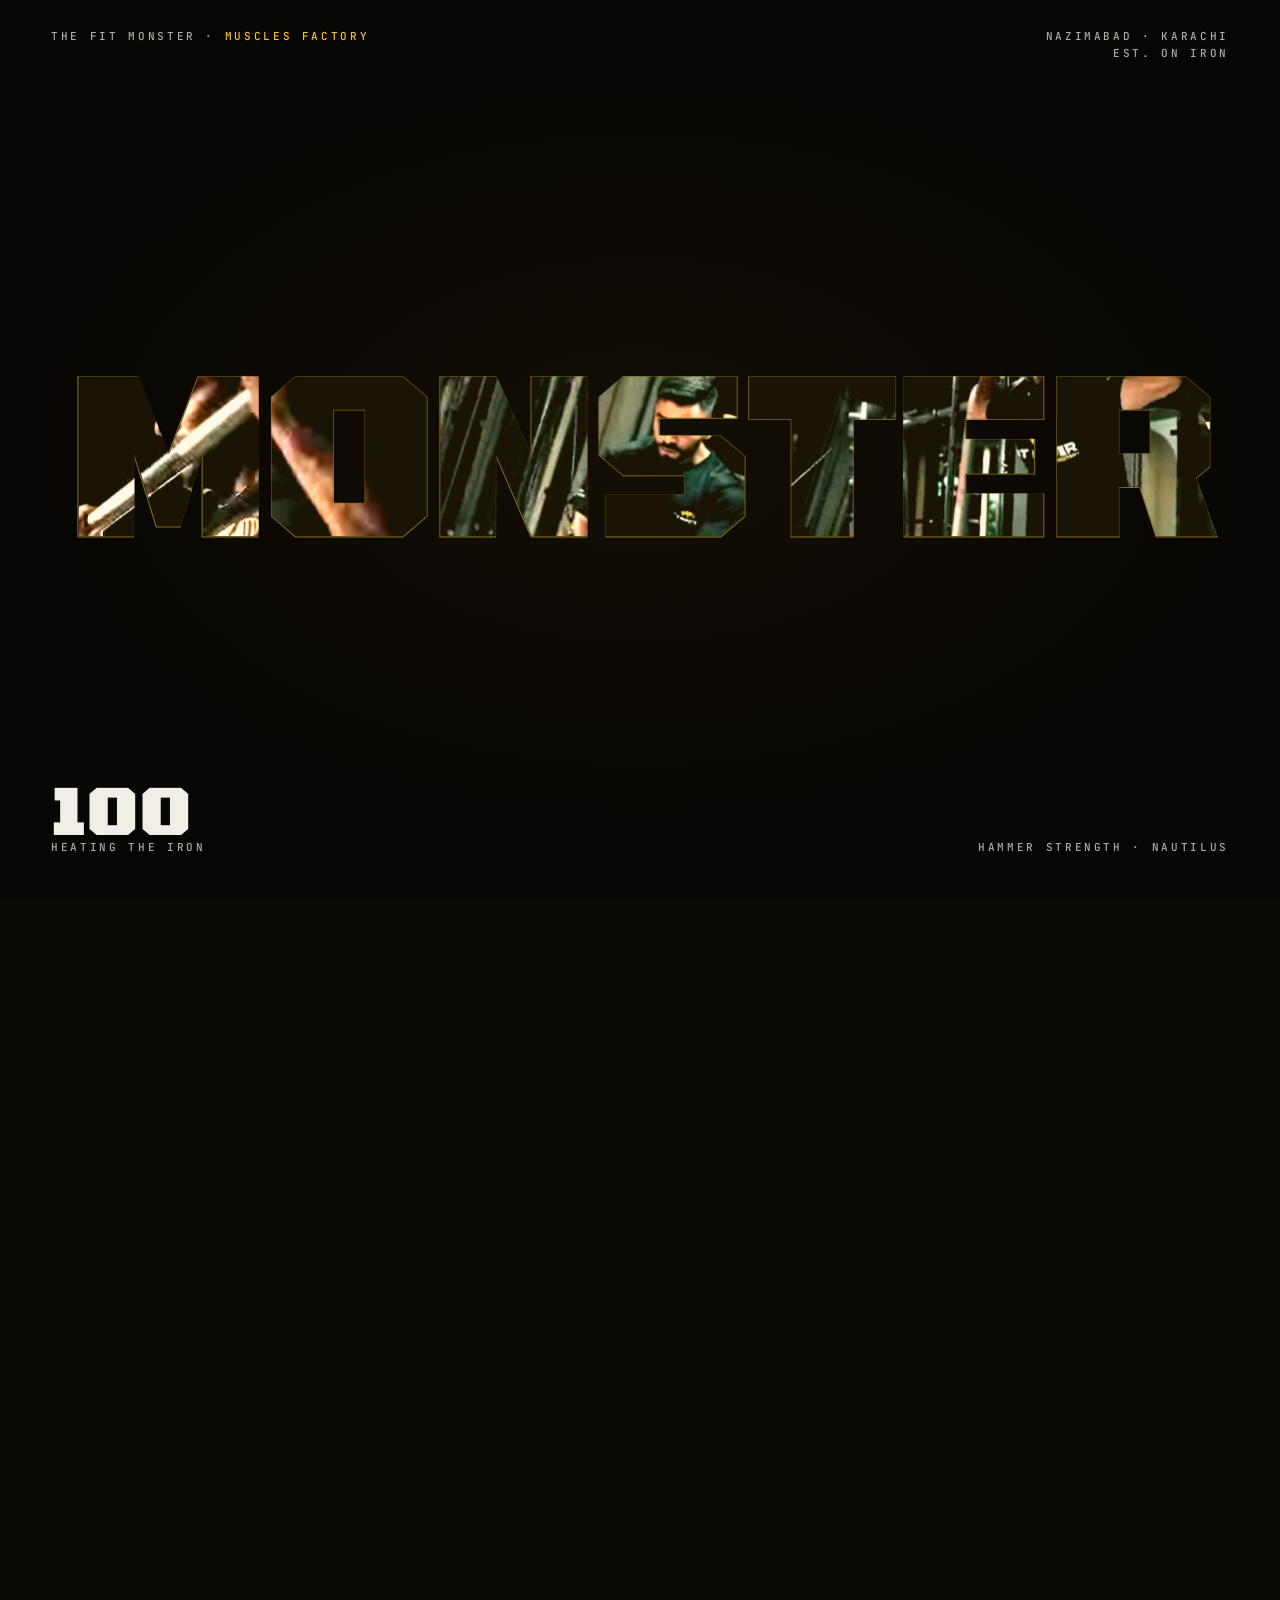
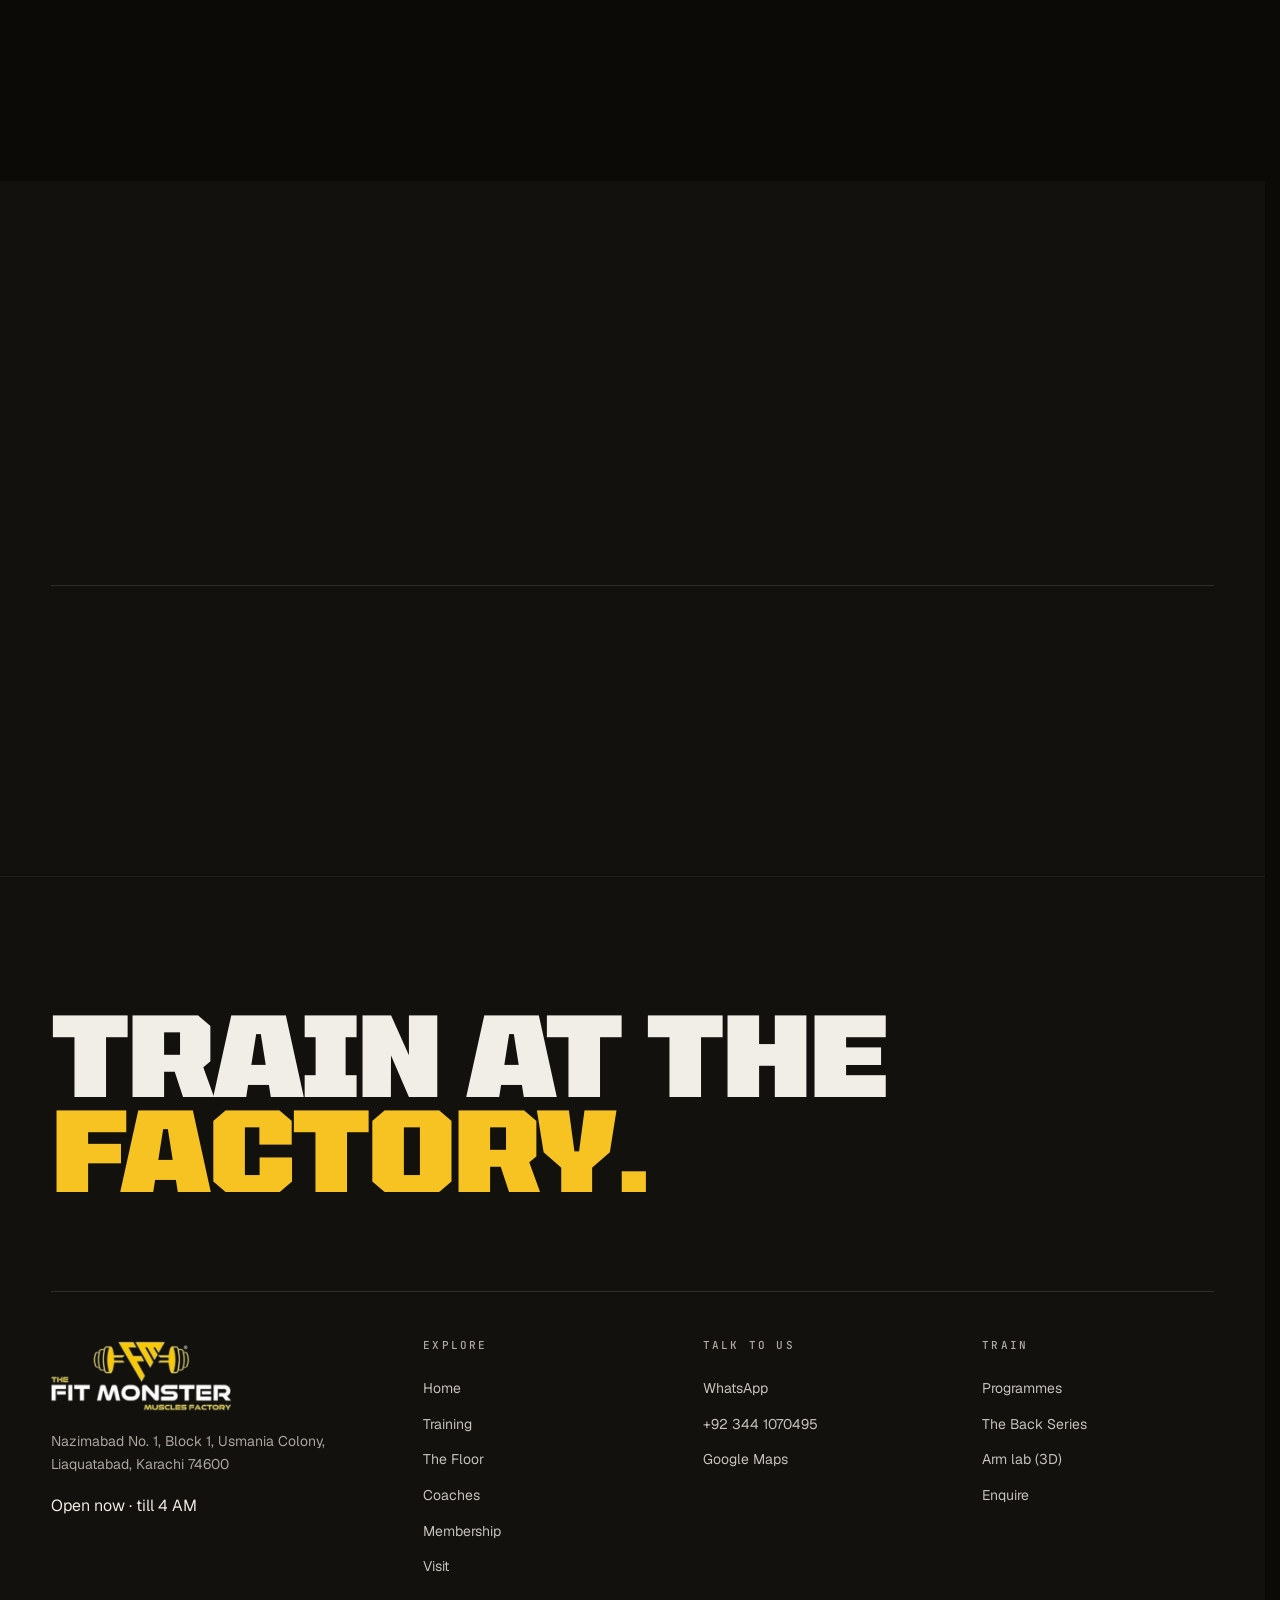
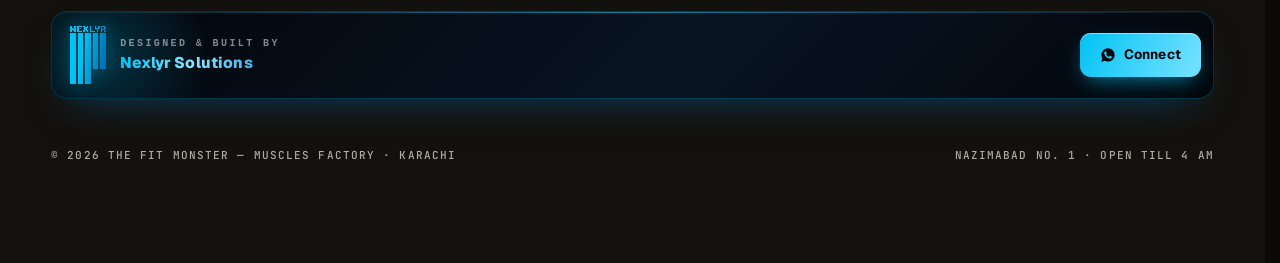
<file: visit.html>
<!doctype html>
<html lang="en" data-theme="dark">
<head>
<meta charset="utf-8">
<meta name="viewport" content="width=device-width,initial-scale=1,viewport-fit=cover">
<title>Visit · Timings & directions · The Fit Monster, Nazimabad Karachi</title>
<meta name="description" content="The Fit Monster, Nazimabad No. 1, Karachi. Open 6:30 AM to 4 AM (to 1 AM Wednesday and Sunday). Directions, phone and WhatsApp.">
<link rel="canonical" href="https://fit-monster.nexlyr.solutions/visit">
<meta name="theme-color" content="#0f0e0c">
<meta property="og:type" content="website"><meta property="og:title" content="Visit · Timings & directions · The Fit Monster, Nazimabad Karachi"><meta property="og:description" content="The Fit Monster, Nazimabad No. 1, Karachi. Open 6:30 AM to 4 AM (to 1 AM Wednesday and Sunday). Directions, phone and WhatsApp."><meta property="og:image" content="https://fit-monster.nexlyr.solutions/og-visit.jpg">
<meta property="og:image:width" content="1200">
<meta property="og:image:height" content="630">
<meta property="og:image:type" content="image/jpeg">
<meta property="og:image:alt" content="The Fit Monster — Muscles Factory, Nazimabad, Karachi">
<meta property="og:site_name" content="The Fit Monster">
<meta name="twitter:image" content="https://fit-monster.nexlyr.solutions/og-visit.jpg"><meta property="og:url" content="https://fit-monster.nexlyr.solutions/visit"><meta name="twitter:card" content="summary_large_image">
<link rel="icon" href="favicon.png" type="image/png"><link rel="apple-touch-icon" href="apple-touch-icon.png"><link rel="manifest" href="site.webmanifest">
<script>(function(){var d=document.documentElement;d.classList.add('js');try{var t=localStorage.getItem('fm-theme');if(t!=='light')t='dark';d.dataset.theme=t;if(!sessionStorage.getItem('fm-seen'))d.classList.add('ld-on');else if(sessionStorage.getItem('fm-pt'))d.classList.add('pt-on')}catch(e){}setTimeout(function(){if(!window.FM_BOOT)d.classList.remove('ld-on','pt-on')},6000)})();</script>
<link rel="preload" href="fonts/tomorrow-latin-800-normal.woff2" as="font" type="font/woff2" crossorigin>
<link rel="preload" href="fonts/geist-var.woff2" as="font" type="font/woff2" crossorigin>
<link rel="preload" href="media/img/logo-on-dark.webp" as="image" type="image/webp">
<link rel="stylesheet" href="css/tokens.css?v=113ea224">
<link rel="stylesheet" href="css/site.css?v=f66efeb0">
<script type="importmap">{"imports":{"three":"./js/vendor/three.module.min.js"}}</script>
<script type="application/ld+json">{"@context": "https://schema.org", "@type": "HealthClub", "name": "The Fit Monster — Muscles Factory", "url": "https://fit-monster.nexlyr.solutions/", "image": "https://fit-monster.nexlyr.solutions/og.jpg", "telephone": "+92 344 1070495", "address": {"@type": "PostalAddress", "streetAddress": "Nazimabad No. 1, Block 1, Usmania Colony, Liaquatabad", "addressLocality": "Karachi", "postalCode": "74600", "addressCountry": "PK"}, "geo": {"@type": "GeoCoordinates", "latitude": 24.908872, "longitude": 67.0305558}, "aggregateRating": {"@type": "AggregateRating", "ratingValue": "4.7", "reviewCount": "140"}, "openingHoursSpecification": [{"@type": "OpeningHoursSpecification", "dayOfWeek": ["Monday", "Tuesday", "Thursday", "Friday", "Saturday"], "opens": "06:30", "closes": "04:00"}, {"@type": "OpeningHoursSpecification", "dayOfWeek": ["Wednesday", "Sunday"], "opens": "06:30", "closes": "01:00"}]}</script>
</head>
<body>
<a class="skip" href="#main">Skip to content</a>
<div class="ldr" aria-hidden="true">
  <div class="ldr__stage"><div class="ldr__word"><div class="ldr__base"><span>M</span><span class="o">O</span><span>N</span><span>S</span><span>T</span><span>E</span><span>R</span></div><div class="ldr__mask"><div class="ldr__fill"><span>M</span><span>O</span><span>N</span><span>S</span><span>T</span><span>E</span><span>R</span></div></div><i class="ldr__crest"></i></div></div>
  <p class="ldr__m ldr__tl">The Fit Monster · <b>Muscles Factory</b></p>
  <p class="ldr__m ldr__tr">Nazimabad · Karachi<br>Est. on iron</p>
  <div class="ldr__m ldr__bl"><b id="ldN">000</b>Heating the iron</div>
  <p class="ldr__m ldr__br">Hammer Strength · Nautilus</p>
</div>
<div class="curtain" aria-hidden="true"><div class="curtain__bg"></div><i class="curtain__bar"></i><div class="curtain__t"><span>The Fit Monster</span></div></div>
<header class="nav glass" role="banner">
  <a class="nav__logo" href="index.html" aria-label="The Fit Monster — home"></a>
  <nav class="nav__links" aria-label="Main"><a href="training.html">Training</a><a href="floor.html">The Floor</a><a href="coaches.html">Coaches</a><a href="membership.html">Membership</a><a href="visit.html" aria-current="page">Visit</a></nav>
  <div class="nav__r">
    <a class="btn btn--gold btn--sm btn-join" data-wa="Assalam o Alaikum! I want to join The Fit Monster.">Join</a>
    <button class="menu-t" type="button" aria-expanded="false" aria-controls="menu"><span class="t">Menu</span><span class="bars" aria-hidden="true"><i></i><i></i></span></button>
  </div>
</header>
<div class="menu glass-strong" id="menu" aria-hidden="true" aria-label="Site menu">
  <ul class="menu__list"><li style="--i:0"><a href="index.html"><img class="menu__th" src="media/poster/hero-portrait.webp" alt="" width="52" height="52" loading="lazy" decoding="async"><span class="menu__t"><b>Home</b><small>Video, the machine, the Halo</small></span><svg viewBox="0 0 24 24" fill="none" stroke="currentColor" stroke-width="1.8" stroke-linecap="round" stroke-linejoin="round" aria-hidden="true"><path d="M5 12h14M13 6l6 6-6 6"/></svg></a></li><li style="--i:1"><a href="training.html"><img class="menu__th" src="media/poster/back-close-grip-pulldown.webp" alt="" width="52" height="52" loading="lazy" decoding="async"><span class="menu__t"><b>Training</b><small>Programmes, Back Series, arm lab</small></span><svg viewBox="0 0 24 24" fill="none" stroke="currentColor" stroke-width="1.8" stroke-linecap="round" stroke-linejoin="round" aria-hidden="true"><path d="M5 12h14M13 6l6 6-6 6"/></svg></a></li><li style="--i:2"><a href="floor.html"><img class="menu__th" src="media/img/tour-led-900.webp" alt="" width="52" height="52" loading="lazy" decoding="async"><span class="menu__t"><b>The Floor</b><small>Every photo and reel</small></span><svg viewBox="0 0 24 24" fill="none" stroke="currentColor" stroke-width="1.8" stroke-linecap="round" stroke-linejoin="round" aria-hidden="true"><path d="M5 12h14M13 6l6 6-6 6"/></svg></a></li><li style="--i:3"><a href="coaches.html"><img class="menu__th" src="media/poster/reel-the-tee.webp" alt="" width="52" height="52" loading="lazy" decoding="async"><span class="menu__t"><b>Coaches</b><small>The team and personal training</small></span><svg viewBox="0 0 24 24" fill="none" stroke="currentColor" stroke-width="1.8" stroke-linecap="round" stroke-linejoin="round" aria-hidden="true"><path d="M5 12h14M13 6l6 6-6 6"/></svg></a></li><li style="--i:4"><a href="membership.html"><img class="menu__th" src="media/img/tour-glow-900.webp" alt="" width="52" height="52" loading="lazy" decoding="async"><span class="menu__t"><b>Membership</b><small>Plans, FAQ, enquire</small></span><svg viewBox="0 0 24 24" fill="none" stroke="currentColor" stroke-width="1.8" stroke-linecap="round" stroke-linejoin="round" aria-hidden="true"><path d="M5 12h14M13 6l6 6-6 6"/></svg></a></li><li style="--i:5"><a href="visit.html" aria-current="page"><img class="menu__th" src="media/img/tour-sign-900.webp" alt="" width="52" height="52" loading="lazy" decoding="async"><span class="menu__t"><b>Visit</b><small>Timings, map, directions</small></span><svg viewBox="0 0 24 24" fill="none" stroke="currentColor" stroke-width="1.8" stroke-linecap="round" stroke-linejoin="round" aria-hidden="true"><path d="M5 12h14M13 6l6 6-6 6"/></svg></a></li></ul>
  <div class="menu__foot">
    <p class="status" data-status><i></i><span>Checking timings</span></p>
    <div class="menu__chips">
      <a class="btn btn--gold btn--wa btn--sm" data-wa><svg viewBox="0 0 24 24" fill="currentColor" aria-hidden="true"><path d="M12.04 2C6.58 2 2.14 6.44 2.14 11.9c0 1.75.46 3.45 1.32 4.95L2.05 22l5.28-1.38a9.86 9.86 0 0 0 4.71 1.2c5.46 0 9.9-4.44 9.9-9.9S17.5 2 12.04 2zm5.8 14.06c-.24.68-1.4 1.3-1.94 1.35-.5.05-1.13.07-1.82-.11-.42-.13-.96-.31-1.65-.61-2.9-1.25-4.8-4.17-4.95-4.37-.14-.2-1.18-1.57-1.18-3s.75-2.13 1.02-2.42c.26-.29.58-.36.77-.36l.55.01c.18.01.42-.07.65.5.24.58.82 2 .89 2.14.07.15.12.32.02.51-.09.2-.14.32-.28.49l-.42.49c-.14.14-.28.29-.12.57.16.29.72 1.18 1.54 1.91 1.06.94 1.95 1.23 2.23 1.37.28.15.44.12.6-.07.17-.2.7-.81.88-1.09.19-.29.37-.24.63-.14.25.09 1.62.76 1.9.9.28.15.46.22.53.34.07.12.07.68-.17 1.34z"/></svg><span>WhatsApp</span></a>
      <a class="icon-btn" data-tel aria-label="Call the gym"><svg viewBox="0 0 24 24" fill="none" stroke="currentColor" stroke-width="1.8" stroke-linecap="round" stroke-linejoin="round" aria-hidden="true"><path d="M5 4h4l2 5-2.5 1.5a11 11 0 0 0 5 5L15 13l5 2v4a2 2 0 0 1-2 2A16 16 0 0 1 3 6a2 2 0 0 1 2-2"/></svg></a>
      <a class="icon-btn" data-maps aria-label="Directions in Google Maps"><svg viewBox="0 0 24 24" fill="none" stroke="currentColor" stroke-width="1.8" stroke-linecap="round" stroke-linejoin="round" aria-hidden="true"><path d="M12 21s-7-6.1-7-11.5A7 7 0 0 1 19 9.5C19 14.9 12 21 12 21z"/><circle cx="12" cy="9.5" r="2.5"/></svg></a>
    </div>
  </div>
</div>
<main id="main"><section class="phero" aria-labelledby="ph-h">
  <div class="phero__bg" data-scene="halo-ambient" aria-hidden="true"></div>
  <div class="wrap phero__in">
    <div class="phero__copy"><p class="label" data-fade>Visit</p><h1 class="display-s" id="ph-h" data-rise>Find the <span class="gold">factory.</span></h1><p class="lede" data-fade style="--d:250ms">Nazimabad No. 1, Karachi. Open before sunrise and long after midnight.</p><p class="status" data-status style="margin-top:24px" data-fade><i></i><span>Checking timings</span></p></div>
    <figure class="phero__card" data-fade style="--d:200ms"><img src="media/poster/tour-full.webp" alt="" width="720" height="404" decoding="async"><video data-loop data-src="media/video/tour-full" preload="none" muted playsinline aria-hidden="true"></video><figcaption class="glass"><i></i>Walk the floor</figcaption></figure>
  </div>
</section>

<section class="sec" aria-label="Address, timings and map" style="padding-top:var(--space-xl)">
  <div class="wrap visit">
    <div class="panel" data-fade>
      <p class="label">Address</p>
      <p class="addr" data-fm="address"></p>
      <div class="visit__cta"><a class="btn btn--gold btn--wa" data-wa><svg viewBox="0 0 24 24" fill="currentColor" aria-hidden="true"><path d="M12.04 2C6.58 2 2.14 6.44 2.14 11.9c0 1.75.46 3.45 1.32 4.95L2.05 22l5.28-1.38a9.86 9.86 0 0 0 4.71 1.2c5.46 0 9.9-4.44 9.9-9.9S17.5 2 12.04 2zm5.8 14.06c-.24.68-1.4 1.3-1.94 1.35-.5.05-1.13.07-1.82-.11-.42-.13-.96-.31-1.65-.61-2.9-1.25-4.8-4.17-4.95-4.37-.14-.2-1.18-1.57-1.18-3s.75-2.13 1.02-2.42c.26-.29.58-.36.77-.36l.55.01c.18.01.42-.07.65.5.24.58.82 2 .89 2.14.07.15.12.32.02.51-.09.2-.14.32-.28.49l-.42.49c-.14.14-.28.29-.12.57.16.29.72 1.18 1.54 1.91 1.06.94 1.95 1.23 2.23 1.37.28.15.44.12.6-.07.17-.2.7-.81.88-1.09.19-.29.37-.24.63-.14.25.09 1.62.76 1.9.9.28.15.46.22.53.34.07.12.07.68-.17 1.34z"/></svg><span>WhatsApp</span></a><a class="btn btn--line" data-tel><svg viewBox="0 0 24 24" fill="none" stroke="currentColor" stroke-width="1.8" stroke-linecap="round" stroke-linejoin="round" aria-hidden="true"><path d="M5 4h4l2 5-2.5 1.5a11 11 0 0 0 5 5L15 13l5 2v4a2 2 0 0 1-2 2A16 16 0 0 1 3 6a2 2 0 0 1 2-2"/></svg><span data-fm="phone"></span></a><a class="btn btn--line" data-maps><svg viewBox="0 0 24 24" fill="none" stroke="currentColor" stroke-width="1.8" stroke-linecap="round" stroke-linejoin="round" aria-hidden="true"><path d="M12 21s-7-6.1-7-11.5A7 7 0 0 1 19 9.5C19 14.9 12 21 12 21z"/><circle cx="12" cy="9.5" r="2.5"/></svg><span>Directions</span></a></div>
      <p class="label" style="margin-top:48px">Timings</p>
      <ul class="hours" data-hours></ul>
    </div>
    <div class="map" style="min-height:640px" data-fade><iframe data-map title="Map to The Fit Monster, Nazimabad, Karachi" loading="lazy" referrerpolicy="no-referrer-when-downgrade"></iframe><p class="map__pin glass small"><b style="color:var(--color-ink)">The Fit Monster</b><br>Nazimabad No. 1</p></div>
  </div>
</section>
<section class="sec alt" aria-labelledby="fv-h">
  <div class="wrap">
    <div class="head"><p class="label" data-fade>First visit</p><h2 class="h2" id="fv-h" data-rise>What to expect.</h2><p class="lede" data-fade>No hard sell. A walk around the floor, a conversation about what you want, and the rate for it.</p></div>
    <div class="steps swipe">
      <div class="step" data-fade><b>01</b><h3 class="h4">Message first</h3><p>So the desk knows you're coming and a coach is free.</p></div>
      <div class="step" data-fade style="--d:80ms"><b>02</b><h3 class="h4">Walk the floor</h3><p>Iron, machines, turf and the cardio deck.</p></div>
      <div class="step" data-fade style="--d:160ms"><b>03</b><h3 class="h4">Talk goals</h3><p>Tell a coach what you want to change.</p></div>
      <div class="step" data-fade style="--d:240ms"><b>04</b><h3 class="h4">Decide</h3><p>Get the rate, take your time, start when ready.</p></div>
    </div>
  </div>
</section>
</main>
<footer class="foot" role="contentinfo">
  <div class="wrap">
    <p class="foot__say">Train at the<br><span>factory.</span></p>
    <div class="foot__grid">
      <div>
        <div class="foot__logo" role="img" aria-label="The Fit Monster — Muscles Factory"></div>
        <p class="small" style="margin-top:18px;max-width:34ch" data-fm="address"></p>
        <p class="status" data-status style="margin-top:18px"><i></i><span>Checking timings</span></p>
      </div>
      <div><h4>Explore</h4><ul><li><a href="index.html">Home</a></li><li><a href="training.html">Training</a></li><li><a href="floor.html">The Floor</a></li><li><a href="coaches.html">Coaches</a></li><li><a href="membership.html">Membership</a></li><li><a href="visit.html">Visit</a></li></ul></div>
      <div><h4>Talk to us</h4><ul><li><a data-wa>WhatsApp</a></li><li><a data-tel><span data-fm="phone"></span></a></li><li><a data-maps>Google Maps</a></li><li><a data-ig>Instagram</a></li></ul></div>
      <div><h4>Train</h4><ul><li><a href="training.html#programmes">Programmes</a></li><li><a href="training.html#back-series">The Back Series</a></li><li><a href="training.html#arm-lab">Arm lab (3D)</a></li><li><a href="membership.html#enquire">Enquire</a></li></ul></div>
    </div>
    <div class="nxb">
      <a class="nxb__id" href="https://nexlyr.solutions/" target="_blank" rel="noopener"
         aria-label="Nexlyr Solutions — the studio that designed and built this site">
        <span class="nxb__mk" aria-hidden="true"><svg viewBox="0 0 631 1011" xmlns="http://www.w3.org/2000/svg" shape-rendering="crispEdges" role="img" aria-label="Nexlyr Solutions logo"><defs><linearGradient id="nxbLogoG" gradientUnits="userSpaceOnUse" x1="277.4" y1="43.9" x2="724.3" y2="114.7"><stop offset="0" stop-color="#01C2F4"/><stop offset="1" stop-color="#0169B3"/></linearGradient></defs><g fill="url(#nxbLogoG)"><rect x="2.5" y="1" width="27.2" height="6.8"/><rect x="70.5" y="1" width="27.2" height="6.8"/><rect x="124.9" y="1" width="88.4" height="6.8"/><rect x="233.7" y="1" width="27.2" height="6.8"/><rect x="294.9" y="1" width="27.2" height="6.8"/><rect x="342.5" y="1" width="27.2" height="6.8"/><rect x="430.9" y="1" width="27.2" height="6.8"/><rect x="492.1" y="1" width="27.2" height="6.8"/><rect x="539.7" y="1" width="74.8" height="6.8"/><rect x="2.5" y="7.8" width="34" height="6.8"/><rect x="70.5" y="7.8" width="27.2" height="6.8"/><rect x="124.9" y="7.8" width="88.4" height="6.8"/><rect x="233.7" y="7.8" width="27.2" height="6.8"/><rect x="294.9" y="7.8" width="27.2" height="6.8"/><rect x="342.5" y="7.8" width="27.2" height="6.8"/><rect x="430.9" y="7.8" width="27.2" height="6.8"/><rect x="492.1" y="7.8" width="27.2" height="6.8"/><rect x="539.7" y="7.8" width="81.6" height="6.8"/><rect x="2.5" y="14.6" width="34" height="6.8"/><rect x="70.5" y="14.6" width="27.2" height="6.8"/><rect x="124.9" y="14.6" width="27.2" height="6.8"/><rect x="233.7" y="14.6" width="34" height="6.8"/><rect x="288.1" y="14.6" width="34" height="6.8"/><rect x="342.5" y="14.6" width="27.2" height="6.8"/><rect x="430.9" y="14.6" width="27.2" height="6.8"/><rect x="492.1" y="14.6" width="27.2" height="6.8"/><rect x="539.7" y="14.6" width="27.2" height="6.8"/><rect x="600.9" y="14.6" width="27.2" height="6.8"/><rect x="2.5" y="21.4" width="40.8" height="6.8"/><rect x="70.5" y="21.4" width="27.2" height="6.8"/><rect x="124.9" y="21.4" width="27.2" height="6.8"/><rect x="240.5" y="21.4" width="34" height="6.8"/><rect x="281.3" y="21.4" width="34" height="6.8"/><rect x="342.5" y="21.4" width="27.2" height="6.8"/><rect x="430.9" y="21.4" width="27.2" height="6.8"/><rect x="492.1" y="21.4" width="27.2" height="6.8"/><rect x="539.7" y="21.4" width="27.2" height="6.8"/><rect x="600.9" y="21.4" width="27.2" height="6.8"/><rect x="2.5" y="28.2" width="47.6" height="6.8"/><rect x="70.5" y="28.2" width="27.2" height="6.8"/><rect x="124.9" y="28.2" width="27.2" height="6.8"/><rect x="247.3" y="28.2" width="61.2" height="6.8"/><rect x="342.5" y="28.2" width="27.2" height="6.8"/><rect x="437.7" y="28.2" width="27.2" height="6.8"/><rect x="485.3" y="28.2" width="27.2" height="6.8"/><rect x="539.7" y="28.2" width="27.2" height="6.8"/><rect x="600.9" y="28.2" width="27.2" height="6.8"/><rect x="2.5" y="35" width="54.4" height="6.8"/><rect x="70.5" y="35" width="27.2" height="6.8"/><rect x="124.9" y="35" width="27.2" height="6.8"/><rect x="254.1" y="35" width="47.6" height="6.8"/><rect x="342.5" y="35" width="27.2" height="6.8"/><rect x="444.5" y="35" width="27.2" height="6.8"/><rect x="478.5" y="35" width="27.2" height="6.8"/><rect x="539.7" y="35" width="27.2" height="6.8"/><rect x="600.9" y="35" width="27.2" height="6.8"/><rect x="2.5" y="41.8" width="27.2" height="6.8"/><rect x="36.5" y="41.8" width="27.2" height="6.8"/><rect x="70.5" y="41.8" width="27.2" height="6.8"/><rect x="124.9" y="41.8" width="81.6" height="6.8"/><rect x="260.9" y="41.8" width="34" height="6.8"/><rect x="342.5" y="41.8" width="27.2" height="6.8"/><rect x="451.3" y="41.8" width="47.6" height="6.8"/><rect x="539.7" y="41.8" width="27.2" height="6.8"/><rect x="600.9" y="41.8" width="27.2" height="6.8"/><rect x="2.5" y="48.6" width="27.2" height="6.8"/><rect x="36.5" y="48.6" width="27.2" height="6.8"/><rect x="70.5" y="48.6" width="27.2" height="6.8"/><rect x="124.9" y="48.6" width="81.6" height="6.8"/><rect x="260.9" y="48.6" width="34" height="6.8"/><rect x="342.5" y="48.6" width="27.2" height="6.8"/><rect x="458.1" y="48.6" width="34" height="6.8"/><rect x="539.7" y="48.6" width="27.2" height="6.8"/><rect x="600.9" y="48.6" width="27.2" height="6.8"/><rect x="2.5" y="55.4" width="27.2" height="6.8"/><rect x="43.3" y="55.4" width="54.4" height="6.8"/><rect x="124.9" y="55.4" width="27.2" height="6.8"/><rect x="254.1" y="55.4" width="47.6" height="6.8"/><rect x="342.5" y="55.4" width="27.2" height="6.8"/><rect x="464.9" y="55.4" width="27.2" height="6.8"/><rect x="539.7" y="55.4" width="81.6" height="6.8"/><rect x="2.5" y="62.2" width="27.2" height="6.8"/><rect x="43.3" y="62.2" width="54.4" height="6.8"/><rect x="124.9" y="62.2" width="27.2" height="6.8"/><rect x="247.3" y="62.2" width="61.2" height="6.8"/><rect x="342.5" y="62.2" width="27.2" height="6.8"/><rect x="464.9" y="62.2" width="27.2" height="6.8"/><rect x="539.7" y="62.2" width="74.8" height="6.8"/><rect x="2.5" y="69" width="27.2" height="6.8"/><rect x="50.1" y="69" width="47.6" height="6.8"/><rect x="124.9" y="69" width="27.2" height="6.8"/><rect x="240.5" y="69" width="34" height="6.8"/><rect x="281.3" y="69" width="34" height="6.8"/><rect x="342.5" y="69" width="27.2" height="6.8"/><rect x="464.9" y="69" width="27.2" height="6.8"/><rect x="539.7" y="69" width="27.2" height="6.8"/><rect x="580.5" y="69" width="34" height="6.8"/><rect x="2.5" y="75.8" width="27.2" height="6.8"/><rect x="56.9" y="75.8" width="40.8" height="6.8"/><rect x="124.9" y="75.8" width="27.2" height="6.8"/><rect x="233.7" y="75.8" width="34" height="6.8"/><rect x="288.1" y="75.8" width="34" height="6.8"/><rect x="342.5" y="75.8" width="27.2" height="6.8"/><rect x="464.9" y="75.8" width="27.2" height="6.8"/><rect x="539.7" y="75.8" width="27.2" height="6.8"/><rect x="587.3" y="75.8" width="34" height="6.8"/><rect x="2.5" y="82.6" width="27.2" height="6.8"/><rect x="63.7" y="82.6" width="34" height="6.8"/><rect x="124.9" y="82.6" width="88.4" height="6.8"/><rect x="233.7" y="82.6" width="27.2" height="6.8"/><rect x="294.9" y="82.6" width="27.2" height="6.8"/><rect x="342.5" y="82.6" width="88.4" height="6.8"/><rect x="464.9" y="82.6" width="27.2" height="6.8"/><rect x="539.7" y="82.6" width="27.2" height="6.8"/><rect x="594.1" y="82.6" width="34" height="6.8"/><rect x="2.5" y="89.4" width="27.2" height="6.8"/><rect x="70.5" y="89.4" width="27.2" height="6.8"/><rect x="124.9" y="89.4" width="88.4" height="6.8"/><rect x="233.7" y="89.4" width="27.2" height="6.8"/><rect x="294.9" y="89.4" width="27.2" height="6.8"/><rect x="342.5" y="89.4" width="88.4" height="6.8"/><rect x="464.9" y="89.4" width="27.2" height="6.8"/><rect x="539.7" y="89.4" width="27.2" height="6.8"/><rect x="600.9" y="89.4" width="27.2" height="6.8"/><rect x="0" y="128" width="98.5" height="883"/><rect x="133.25" y="128" width="98.5" height="883"/><rect x="266.5" y="128" width="98.5" height="883"/><rect x="399.75" y="128" width="98.5" height="630"/><rect x="533" y="128" width="98.5" height="630"/></g></svg></span>
        <span class="nxb__tx"><span class="nxb__kk">Designed &amp; built by</span><span class="nxb__nm">Nexlyr Solutions</span></span>
      </a>
      <a class="nxb__go" target="_blank" rel="noopener"
         href="https://wa.me/923053687680?text=Hi%20Nexlyr%21%20I%20saw%20The%20Fit%20Monster%27s%20website%20and%20I%27d%20like%20a%20site%20like%20it."
         aria-label="Connect with Nexlyr Solutions on WhatsApp">
        <svg viewBox="0 0 24 24" fill="currentColor" aria-hidden="true"><path d="M12.04 2C6.58 2 2.14 6.44 2.14 11.9c0 1.75.46 3.45 1.32 4.95L2.05 22l5.28-1.38a9.86 9.86 0 0 0 4.71 1.2c5.46 0 9.9-4.44 9.9-9.9S17.5 2 12.04 2zm5.8 14.06c-.24.68-1.4 1.3-1.94 1.35-.5.05-1.13.07-1.82-.11-.42-.13-.96-.31-1.65-.61-2.9-1.25-4.8-4.17-4.95-4.37-.14-.2-1.18-1.57-1.18-3s.75-2.13 1.02-2.42c.26-.29.58-.36.77-.36l.55.01c.18.01.42-.07.65.5.24.58.82 2 .89 2.14.07.15.12.32.02.51-.09.2-.14.32-.28.49l-.42.49c-.14.14-.28.29-.12.57.16.29.72 1.18 1.54 1.91 1.06.94 1.95 1.23 2.23 1.37.28.15.44.12.6-.07.17-.2.7-.81.88-1.09.19-.29.37-.24.63-.14.25.09 1.62.76 1.9.9.28.15.46.22.53.34.07.12.07.68-.17 1.34z"/></svg>
        Connect
      </a>
    </div>
    <div class="foot__meta"><span>© <span data-year></span> The Fit Monster — Muscles Factory · Karachi</span><span>Nazimabad No. 1 · Open till 4 AM</span></div>
  </div>
</footer>

<div class="tdock">
  <button class="tpill2" type="button" data-theme-btn role="switch" aria-checked="true" aria-label="Switch to light mode">
    <span class="tpill2__lab tpill2__lab--l">Light<br>mode</span>
    <span class="tpill2__lab tpill2__lab--d">Dark<br>mode</span>
    <span class="tpill2__k" aria-hidden="true">
      <svg class="tpill2__sun" viewBox="0 0 24 24" fill="none" stroke="currentColor" stroke-width="1.9" stroke-linecap="round"><circle cx="12" cy="12" r="4.4"/><path d="M12 2.6v2.4M12 19v2.4M4.2 4.2l1.7 1.7M18.1 18.1l1.7 1.7M2.6 12H5M19 12h2.4M4.2 19.8l1.7-1.7M18.1 5.9l1.7-1.7"/></svg>
      <svg class="tpill2__moon" viewBox="0 0 24 24" fill="none" stroke="currentColor" stroke-width="1.9" stroke-linecap="round" stroke-linejoin="round"><path d="M20.5 14.2A8.6 8.6 0 1 1 10.4 3.6a6.8 6.8 0 0 0 10.1 10.6z"/><path d="M16.6 4.4l.5 1.3 1.3.5-1.3.5-.5 1.3-.5-1.3-1.3-.5 1.3-.5z"/></svg>
    </span>
  </button>
</div>
<button class="fab glass" type="button" aria-expanded="false" aria-controls="chat"><img src="media/img/mark-badge.webp" alt="" width="42" height="42"><i class="dot" aria-hidden="true"></i><b>Ask the front desk</b></button>
<section class="chat glass-strong" id="chat" role="dialog" aria-label="Front desk chat" aria-hidden="true">
  <div class="chat__h"><img src="media/img/mark-badge.webp" alt="" width="40" height="40"><div><b>Front desk</b><p class="status" data-status><i></i><span>Checking timings</span></p></div><button class="icon-btn chat__x" type="button" aria-label="Close chat"><svg viewBox="0 0 24 24" fill="none" stroke="currentColor" stroke-width="1.8" stroke-linecap="round" aria-hidden="true"><path d="M6 6l12 12M18 6L6 18"/></svg></button></div>
  <div class="chat__log" aria-live="polite"></div>
  <div class="chat__chips" role="group" aria-label="Quick questions">
    <button class="chip" type="button" data-q="What are your timings?">Timings</button><button class="chip" type="button" data-q="Where are you?">Location</button><button class="chip" type="button" data-q="What are the fees?">Fees</button><button class="chip" type="button" data-q="Tell me about personal training">Coaches</button><button class="chip" type="button" data-q="Do ladies train here?">Ladies</button><button class="chip" type="button" data-q="I want to visit">Book a visit</button>
  </div>
  <form class="chat__f" autocomplete="off"><label class="sr-only" for="chat-in">Your question</label><input id="chat-in" type="text" placeholder="Ask anything… (fees kitni hain?)" enterkeyhint="send"><button type="submit" aria-label="Send"><svg viewBox="0 0 24 24" fill="none" stroke="currentColor" stroke-width="2" stroke-linecap="round" stroke-linejoin="round" aria-hidden="true"><path d="M5 12h14M13 6l6 6-6 6"/></svg></button></form>
</section>

<div class="lb" role="dialog" aria-modal="true" aria-label="Media viewer" aria-hidden="true">
  <div class="lb__box"></div>
  <button class="icon-btn x glass" type="button" aria-label="Close"><svg viewBox="0 0 24 24" fill="none" stroke="currentColor" stroke-width="1.8" stroke-linecap="round" aria-hidden="true"><path d="M6 6l12 12M18 6L6 18"/></svg></button>
  <button class="lb__nav prev glass" type="button" aria-label="Previous"><svg viewBox="0 0 24 24" fill="none" stroke="currentColor" stroke-width="1.8" stroke-linecap="round" stroke-linejoin="round" aria-hidden="true"><path d="M15 6l-6 6 6 6"/></svg></button>
  <button class="lb__nav next glass" type="button" aria-label="Next"><svg viewBox="0 0 24 24" fill="none" stroke="currentColor" stroke-width="1.8" stroke-linecap="round" stroke-linejoin="round" aria-hidden="true"><path d="M9 6l6 6-6 6"/></svg></button>
</div>

<script src="js/vendor/gsap.min.js" defer></script>
<script src="js/vendor/ScrollTrigger.min.js" defer></script>
<script src="js/vendor/lenis.min.js" defer></script>
<script src="js/config.js?v=4287638d" defer></script>
<script>window.FM_V={h:"a4ca60c4",d:"cf02afaf",m:"4520b696"};</script>
<script src="js/site.js?v=9264087b" defer></script>
</body>
</html>
</file>
<file: css/tokens.css>
/* Hallmark · genre: atmospheric (glass override, user-requested) · macrostructure: custom bespoke "Factory"
 * theme: custom "Molten Steel" · vibe: "after-hours iron, molten gold, octagon light"
 * paper oklch(14.5% 0.008 85) · accent oklch(84% 0.165 88) logo-yellow · Tomorrow 800 + Geist
 * axes: dark / squared-geometric-sans / warm · nav: N5 floating pill + overlay · footer: Ft5 statement
 */
@font-face{font-family:"Tomorrow";src:url(../fonts/tomorrow-latin-600-normal.woff2) format("woff2");font-weight:600;font-style:normal;font-display:block}
@font-face{font-family:"Tomorrow";src:url(../fonts/tomorrow-latin-700-normal.woff2) format("woff2");font-weight:700;font-style:normal;font-display:block}
@font-face{font-family:"Tomorrow";src:url(../fonts/tomorrow-latin-800-normal.woff2) format("woff2");font-weight:800;font-style:normal;font-display:block}
@font-face{font-family:"Geist";src:url(../fonts/geist-var.woff2) format("woff2");font-weight:100 900;font-style:normal;font-display:block}
@font-face{font-family:"JB Mono";src:url(../fonts/jbmono-var.woff2) format("woff2");font-weight:100 800;font-style:normal;font-display:swap}

:root{
  /* ---- type ---- */
  --font-display:"Tomorrow",ui-sans-serif,system-ui,sans-serif;
  --font-body:"Geist",ui-sans-serif,system-ui,-apple-system,"Segoe UI",sans-serif;
  --font-mono:"JB Mono",ui-monospace,SFMono-Regular,Menlo,monospace;

  --text-xs:.75rem; --text-sm:.875rem; --text-base:1rem; --text-md:1.125rem; --text-lg:1.375rem;
  --text-xl:clamp(1.5rem,1.1rem + 1.4vw,2.125rem);
  --text-2xl:clamp(2rem,1.3rem + 2.6vw,3.5rem);
  --text-3xl:clamp(2.5rem,1.4rem + 4.2vw,5.25rem);
  --text-display:clamp(3rem,1.2rem + 7.4vw,9.5rem);
  --text-display-s:clamp(2.4rem,1.2rem + 5vw,6.5rem);

  /* ---- space (4pt) ---- */
  --space-3xs:4px; --space-2xs:8px; --space-xs:12px; --space-sm:16px; --space-md:24px; --space-lg:32px;
  --space-xl:48px; --space-2xl:64px; --space-3xl:96px; --space-4xl:144px;
  --gutter:clamp(16px,4vw,56px);
  --maxw:1440px;

  /* ---- shape ---- */
  --radius-sm:6px; --radius-md:10px; --radius-lg:14px; --radius-xl:18px; --radius-pill:10px;
  --rule-hair:1px;

  /* ---- motion ---- */
  --ease-out:cubic-bezier(.16,1,.3,1);
  --ease-in:cubic-bezier(.7,0,.84,0);
  --ease-in-out:cubic-bezier(.65,0,.35,1);
  --dur-micro:120ms; --dur-short:240ms; --dur-long:560ms; --dur-xl:1100ms;

  /* ---- brand constants (theme-independent) ---- */
  --color-gold:oklch(84% .165 88);          /* logo yellow */
  --color-gold-hot:oklch(90% .14 95);       /* molten highlight */
  --color-ember:oklch(70% .18 55);          /* crest glow, 3D only */
  --color-signal:oklch(60% .2 25);          /* the red X lights — 3D + error only */
  --color-night:oklch(12.5% .008 85);       /* always-dark chapters */
  --color-night-2:oklch(17% .009 85);
  --color-night-ink:oklch(95% .01 90);
  --color-night-mute:oklch(72% .01 85);
  --color-success:oklch(74% .15 150);
  --color-wa:oklch(72% .17 152);

  color-scheme:dark;
  /* ---- dark (default) ---- */
  --color-paper:oklch(14.5% .008 85);
  --color-paper-2:oklch(18% .009 85);
  --color-paper-3:oklch(22.5% .01 85);
  --color-rule:oklch(30% .01 85);
  --color-rule-soft:oklch(24% .01 85);
  --color-neutral:oklch(60% .01 85);
  --color-muted:oklch(74% .01 85);
  --color-ink:oklch(95% .01 90);
  --color-accent:var(--color-gold);
  --color-accent-text:var(--color-gold);     /* accent used as text */
  --color-on-accent:oklch(16% .02 85);
  --color-focus:oklch(88% .16 92);
  --glass-bg:oklch(16% .008 85 / .52);
  --glass-bg-strong:oklch(15% .008 85 / .78);
  --glass-line:oklch(100% 0 0 / .11);
  --glass-hi:oklch(100% 0 0 / .07);
  --shadow-lift:0 30px 60px -30px oklch(0% 0 0 / .7);
  --logo-src:url(../media/img/logo-on-dark.webp);
  --ldr-bg:radial-gradient(70% 60% at 50% 50%,oklch(17% .02 80) 0%,oklch(12.5% .008 85) 70%);
  --ldr-ghost:oklch(100% 0 0 / .06); --ldr-stroke:oklch(100% 0 0 / .16);
  --mach-bg:radial-gradient(70% 70% at 70% 45%,oklch(22% .02 85),oklch(12.5% .008 85) 72%);
}

:root[data-theme="light"]{
  color-scheme:light;
  --color-paper:oklch(96.5% .012 85);
  --color-paper-2:oklch(93% .015 85);
  --color-paper-3:oklch(89.5% .017 85);
  --color-rule:oklch(80% .015 85);
  --color-rule-soft:oklch(87% .014 85);
  --color-neutral:oklch(48% .015 85);
  --color-muted:oklch(38% .014 85);
  --color-ink:oklch(17% .012 80);
  --color-accent:var(--color-gold);
  --color-accent-text:oklch(52% .12 80);
  --color-on-accent:oklch(16% .02 85);
  --color-focus:oklch(45% .13 75);
  --glass-bg:oklch(98% .01 85 / .58);
  --glass-bg-strong:oklch(97% .01 85 / .82);
  --glass-line:oklch(20% .01 85 / .12);
  --glass-hi:oklch(100% 0 0 / .6);
  --shadow-lift:0 30px 60px -34px oklch(30% .03 80 / .45);
  --logo-src:url(../media/img/logo-on-light.webp);
  --ldr-bg:radial-gradient(70% 60% at 50% 50%,oklch(99% .008 85) 0%,oklch(94% .014 85) 75%);
  --ldr-ghost:oklch(20% .01 85 / .05); --ldr-stroke:oklch(20% .01 85 / .18);
  --mach-bg:radial-gradient(70% 70% at 70% 45%,oklch(99% .006 85),oklch(91% .016 85) 75%);
}
</file>
<file: css/site.css>
/* Hallmark · pre-emit critique: P5 H5 E4 S5 R4 V5
 * The Fit Monster — Muscles Factory · site styles. Tokens live in tokens.css. */

/* =============================================================== base */
*,*::before,*::after{box-sizing:border-box}
html{-webkit-text-size-adjust:100%;text-size-adjust:100%;overflow-x:clip;scrollbar-gutter:stable}
body{margin:0;overflow-x:clip;background:var(--color-paper);color:var(--color-ink);font:400 var(--text-base)/1.6 var(--font-body);
  -webkit-font-smoothing:antialiased;-moz-osx-font-smoothing:grayscale;text-rendering:optimizeLegibility;
  transition:background-color var(--dur-long) var(--ease-in-out),color var(--dur-long) var(--ease-in-out)}
:root:not([data-theme="light"]) body{font-weight:380}
img,video,canvas,svg{display:block;max-width:100%}
img,video{height:auto}
a{color:inherit;text-decoration:none}
button,input,select,textarea{font:inherit;color:inherit}
button{cursor:pointer;background:none;border:0;padding:0}
p{margin:0}
h1,h2,h3,h4{margin:0;font-weight:inherit;font-style:normal}
ul,ol{margin:0;padding:0;list-style:none}
::selection{background:var(--color-gold);color:var(--color-on-accent)}
:focus-visible{outline:2px solid var(--color-focus);outline-offset:3px;border-radius:6px}
.sr-only{position:absolute!important;width:1px;height:1px;padding:0;margin:-1px;overflow:hidden;clip:rect(0 0 0 0);white-space:nowrap;border:0}
.skip{position:fixed;left:var(--space-sm);top:-80px;z-index:400;padding:12px 18px;border-radius:var(--radius-pill);background:var(--color-gold);color:var(--color-on-accent);font-weight:600;transition:top var(--dur-short) var(--ease-out)}
.skip:focus-visible{top:var(--space-sm)}
.lenis.lenis-smooth{scroll-behavior:auto!important}
.lenis.lenis-stopped{overflow:hidden}

.wrap{width:100%;max-width:var(--maxw);margin-inline:auto;padding-inline:var(--gutter)}
.sec{position:relative;padding-block:clamp(var(--space-3xl),12vw,var(--space-4xl))}
.sec--tight{padding-block:clamp(var(--space-2xl),8vw,var(--space-3xl))}
.night{--color-paper:var(--color-night);--color-paper-2:var(--color-night-2);--color-paper-3:oklch(22% .01 85);--color-ink:var(--color-night-ink);--color-muted:var(--color-night-mute);--color-neutral:oklch(60% .01 85);--color-rule:oklch(30% .01 85);--color-rule-soft:oklch(24% .01 85);--color-accent-text:var(--color-gold);--glass-bg:oklch(16% .008 85 / .52);--glass-bg-strong:oklch(15% .008 85 / .78);--glass-line:oklch(100% 0 0 / .11);--glass-hi:oklch(100% 0 0 / .07);background:var(--color-paper);color:var(--color-ink);color-scheme:dark}

/* =============================================================== type */
.display{font:800 var(--text-display)/.86 var(--font-display);letter-spacing:-.025em;text-transform:uppercase;overflow-wrap:anywhere;min-width:0}
.display-s{font:800 var(--text-display-s)/.9 var(--font-display);letter-spacing:-.02em;text-transform:uppercase;overflow-wrap:anywhere;min-width:0}
.h2{font:800 var(--text-3xl)/.92 var(--font-display);letter-spacing:-.02em;text-transform:uppercase;overflow-wrap:anywhere;min-width:0}
.h3{font:700 var(--text-xl)/1.05 var(--font-display);letter-spacing:-.01em;text-transform:uppercase}
.h4{font:700 var(--text-md)/1.15 var(--font-display);letter-spacing:.01em;text-transform:uppercase}
.lede{font-size:var(--text-md);line-height:1.55;color:var(--color-muted);max-width:56ch}
.small{font-size:var(--text-sm);color:var(--color-muted)}
.mono{font-family:var(--font-mono);font-feature-settings:"tnum" 1;letter-spacing:.02em}
.label{display:inline-flex;align-items:center;gap:10px;font:500 11px/1 var(--font-mono);letter-spacing:.22em;text-transform:uppercase;color:var(--color-muted)}
.label::before{content:"";width:8px;height:8px;background:var(--color-gold);clip-path:polygon(30% 0,70% 0,100% 30%,100% 70%,70% 100%,30% 100%,0 70%,0 30%)}
.gold{color:var(--color-accent-text)}
.hl{position:relative;white-space:nowrap}
.hl::after{content:"";position:absolute;left:0;right:0;bottom:.04em;height:.09em;background:var(--color-gold);transform-origin:0 50%;transform:scaleX(var(--hl,1));transition:transform 1s var(--ease-out) .35s}
html.js .hl:not(.in)::after,html.js [data-rise]:not(.in) .hl::after{--hl:0}
.num{font-feature-settings:"tnum" 1}

/* split-text rise (no blink: hidden only once JS has split it) */
html.js [data-rise]:not(.is-split){visibility:hidden}
.w{display:inline-block;overflow:hidden;vertical-align:top;padding-bottom:.06em;margin-bottom:-.06em}
.w>span{display:inline-block;will-change:transform}
html.js [data-rise] .w>span{transform:translate3d(0,108%,0);transition:transform var(--dur-xl) var(--ease-out);transition-delay:calc(var(--i,0) * 38ms + var(--d,0ms))}
html.js [data-rise].in .w>span{transform:none}
html.js [data-fade]{opacity:0;transform:translate3d(0,24px,0);transition:opacity var(--dur-xl) var(--ease-out),transform var(--dur-xl) var(--ease-out);transition-delay:var(--d,0ms)}
html.js [data-fade].in{opacity:1;transform:none}
html.js [data-wipe]>img{clip-path:inset(0 0 100% 0);transform:scale(1.08);transition:clip-path 1.2s var(--ease-out),transform 1.6s var(--ease-out);transition-delay:var(--d,0ms)}
html.js [data-wipe].in>img{clip-path:inset(0 0 0 0);transform:none}

/* =============================================================== buttons (8 states) */
.btn{--h:52px;position:relative;display:inline-flex;align-items:center;justify-content:center;gap:10px;height:var(--h);padding:0 26px;border-radius:var(--radius-pill);
  font:600 var(--text-sm)/1 var(--font-body);letter-spacing:.01em;white-space:nowrap;border:1px solid transparent;
  transition:transform var(--dur-short) var(--ease-out),background-color var(--dur-short) var(--ease-out),border-color var(--dur-short) var(--ease-out),color var(--dur-short) var(--ease-out)}
.btn svg{width:18px;height:18px;flex:0 0 18px}
.btn:hover{transform:translateY(-2px)}
.btn:active{transform:translateY(0) scale(.98);transition-duration:var(--dur-micro)}
.btn:focus-visible{outline:2px solid var(--color-focus);outline-offset:3px;border-radius:var(--radius-pill)}
.btn[disabled],.btn[aria-disabled="true"]{opacity:.45;pointer-events:none}
.btn[data-state="loading"]{pointer-events:none}
.btn[data-state="loading"]>*{opacity:0}
.btn[data-state="loading"]::after{content:"";position:absolute;width:18px;height:18px;border-radius:50%;border:2px solid currentColor;border-right-color:transparent;animation:spin .7s linear infinite}
.btn[data-state="error"]{border-color:var(--color-signal)}
.btn[data-state="success"]{background:var(--color-success);color:var(--color-on-accent)}
@keyframes spin{to{transform:rotate(360deg)}}
.btn--gold{background:var(--color-gold);color:var(--color-on-accent);box-shadow:inset 0 1px 0 oklch(100% 0 0 / .35)}
.btn--gold:hover{background:var(--color-gold-hot)}
.btn--glass{background:var(--glass-bg);border-color:var(--glass-line);color:var(--color-ink);-webkit-backdrop-filter:blur(18px) saturate(1.4);backdrop-filter:blur(18px) saturate(1.4)}
.btn--glass:hover{border-color:color-mix(in oklch,var(--color-gold) 60%,transparent)}
.btn--line{border-color:var(--color-rule);color:var(--color-ink)}
.btn--line:hover{border-color:var(--color-ink)}
.btn--sm{--h:42px;padding:0 18px;font-size:13px}
.btn--wa svg{color:var(--color-wa)}
.btn--gold.btn--wa svg{color:currentColor}

/* text link with drawn underline */
.tlink{display:inline-flex;align-items:center;gap:8px;font-weight:600;white-space:nowrap;background:linear-gradient(currentColor,currentColor) 0 100%/0 1px no-repeat;padding-bottom:3px;transition:background-size var(--dur-long) var(--ease-out)}
.tlink:hover{background-size:100% 1px}
.tlink svg{width:16px;height:16px;transition:transform var(--dur-short) var(--ease-out)}
.tlink:hover svg{transform:translateX(4px)}

/* glass */
.glass{background:var(--glass-bg);border:1px solid var(--glass-line);-webkit-backdrop-filter:blur(20px) saturate(1.5);backdrop-filter:blur(20px) saturate(1.5);box-shadow:inset 0 1px 0 var(--glass-hi)}
.glass-strong{background:var(--glass-bg-strong);border:1px solid var(--glass-line);-webkit-backdrop-filter:blur(24px) saturate(1.5);backdrop-filter:blur(24px) saturate(1.5);box-shadow:inset 0 1px 0 var(--glass-hi)}

/* =============================================================== nav (floating glass pill) */
.nav{position:fixed;z-index:120;top:calc(14px + env(safe-area-inset-top,0px));left:50%;transform:translateX(-50%);width:min(calc(100% - 2 * var(--gutter)),1240px);
  display:flex;align-items:center;gap:var(--space-sm);height:64px;padding:0 8px 0 18px;border-radius:var(--radius-pill);
  transition:transform var(--dur-long) var(--ease-out),background-color var(--dur-long) var(--ease-out),opacity var(--dur-long)}
.nav.is-hidden{transform:translate(-50%,calc(-100% - 30px))}
.nav__logo{display:block;flex:0 0 auto;width:118px;height:46px;background:var(--logo-src) left center/contain no-repeat}
.nav__links{display:flex;gap:2px;margin-left:auto}
.nav__links a{position:relative;display:inline-flex;align-items:center;height:42px;padding:0 15px;border-radius:var(--radius-pill);font-size:var(--text-sm);font-weight:500;color:var(--color-muted);white-space:nowrap;transition:color var(--dur-short) var(--ease-out),background-color var(--dur-short) var(--ease-out)}
.nav__links a:hover{color:var(--color-ink);background:var(--glass-hi)}
.nav__links a[aria-current="page"]{color:var(--color-ink)}
.nav__links a[aria-current="page"]::after{content:"";position:absolute;left:50%;bottom:6px;width:5px;height:5px;margin-left:-2.5px;background:var(--color-gold);clip-path:polygon(30% 0,70% 0,100% 30%,100% 70%,70% 100%,30% 100%,0 70%,0 30%)}
.nav__r{display:flex;align-items:center;gap:6px;margin-left:var(--space-xs)}
.icon-btn{position:relative;display:grid;place-items:center;width:46px;height:46px;border-radius:50%;border:1px solid var(--glass-line);color:var(--color-ink);transition:border-color var(--dur-short) var(--ease-out),transform var(--dur-short) var(--ease-out),background-color var(--dur-short)}
.icon-btn:hover{border-color:color-mix(in oklch,var(--color-gold) 70%,transparent)}
.icon-btn:active{transform:scale(.94)}
.icon-btn svg{width:20px;height:20px}
.theme-t .i-sun{display:none}
:root[data-theme="light"] .theme-t .i-sun{display:block}
:root[data-theme="light"] .theme-t .i-moon{display:none}
.menu-t{display:inline-flex;align-items:center;gap:10px;height:46px;padding:0 8px 0 18px;border-radius:var(--radius-pill);background:var(--color-ink);color:var(--color-paper);font-weight:600;font-size:var(--text-sm);transition:transform var(--dur-short) var(--ease-out)}
.menu-t:hover{transform:translateY(-1px)}
.menu-t:active{transform:scale(.97)}
.menu-t .bars{position:relative;display:grid;place-items:center;width:32px;height:32px;border-radius:7px;background:var(--color-gold)}
.menu-t .bars i{position:absolute;width:12px;height:1.5px;background:var(--color-on-accent);transition:transform var(--dur-short) var(--ease-out)}
.menu-t .bars i:first-child{transform:translateY(-3px)}
.menu-t .bars i:last-child{transform:translateY(3px)}
html.menu-open .menu-t .bars i:first-child{transform:rotate(45deg)}
html.menu-open .menu-t .bars i:last-child{transform:rotate(-45deg)}
@media (max-width:1080px){.nav__links{display:none}.nav__r{margin-left:auto}}
@media (max-width:520px){.nav{height:58px;padding-left:14px;top:calc(10px + env(safe-area-inset-top,0px))}.nav__logo{width:96px;height:40px}.menu-t{padding-left:14px}.menu-t .t{display:none}.menu-t{padding:0 7px}.nav .btn-join{display:none}}

/* =============================================================== dropdown menu (compact, anchored under the nav) */
.menu{position:fixed;z-index:119;top:calc(86px + env(safe-area-inset-top,0px));right:max(var(--gutter),calc((100vw - 1240px) / 2));width:min(400px,calc(100vw - 2 * var(--gutter)));max-height:calc(100svh - 110px);overflow-y:auto;overscroll-behavior:contain;
  padding:10px;border-radius:var(--radius-lg);box-shadow:var(--shadow-lift),inset 0 1px 0 var(--glass-hi);
  opacity:0;visibility:hidden;transform:translateY(-10px) scale(.97);transform-origin:calc(100% - 40px) 0;transition:opacity var(--dur-short) var(--ease-in),transform var(--dur-short) var(--ease-in),visibility 0s var(--dur-short)}
html.menu-open .menu{opacity:1;visibility:visible;transform:none;transition:opacity var(--dur-long) var(--ease-out),transform var(--dur-long) var(--ease-out),visibility 0s}
.menu__list{display:grid;gap:2px}
.menu__list li{opacity:0;transform:translateY(8px);transition:opacity .4s var(--ease-out),transform .5s var(--ease-out);transition-delay:calc(var(--i) * 35ms + 60ms)}
html.menu-open .menu__list li{opacity:1;transform:none}
.menu__list a{display:grid;grid-template-columns:52px minmax(0,1fr) 18px;align-items:center;gap:14px;padding:8px 12px 8px 8px;border-radius:var(--radius-md);transition:background-color var(--dur-short) var(--ease-out)}
.menu__list a:hover,.menu__list a:focus-visible{background:var(--glass-hi)}
.menu__list a>svg{width:18px;height:18px;color:var(--color-muted);transition:transform var(--dur-short) var(--ease-out),color var(--dur-short)}
.menu__list a:hover>svg{transform:translateX(3px);color:var(--color-accent-text)}
.menu__th{width:52px;height:52px;border-radius:12px;object-fit:cover;background:var(--color-paper-3)}
.menu__t{display:grid;gap:3px;min-width:0}
.menu__t b{font:700 var(--text-md)/1.1 var(--font-display);text-transform:uppercase;letter-spacing:.01em;white-space:nowrap}
.menu__t small{font-size:12.5px;color:var(--color-muted);white-space:nowrap;overflow:hidden;text-overflow:ellipsis}
.menu__list a[aria-current="page"] b{color:var(--color-accent-text)}
.menu__list a[aria-current="page"] .menu__th{outline:2px solid var(--color-gold);outline-offset:2px}
.menu__foot{display:flex;flex-wrap:wrap;align-items:center;justify-content:space-between;gap:10px;margin-top:8px;padding:12px 8px 4px;border-top:1px solid var(--glass-line)}
.menu__chips{display:flex;gap:6px;align-items:center}
.menu__chips .icon-btn{width:42px;height:42px}
@media (max-width:520px){.menu{top:calc(76px + env(safe-area-inset-top,0px));right:10px;width:calc(100vw - 20px)}}

/* =============================================================== preloader */
.ldr{display:none}
html.ld-on .ldr{display:block}
html.ld-on body{overflow:hidden}
.ldr__stage{position:fixed;inset:0;z-index:300;display:grid;place-items:center;background:var(--ldr-bg);will-change:transform}
.ldr__word{position:relative;font:800 clamp(4.2rem,17vw,17rem)/.84 var(--font-display);letter-spacing:-.03em;text-transform:uppercase;white-space:nowrap;padding:.06em .04em}
.ldr__base{display:flex;color:var(--ldr-ghost);-webkit-text-stroke:1px var(--ldr-stroke)}
.ldr__base span,.ldr__fill span{display:inline-block;opacity:0}
.ldr__mask{position:absolute;inset:0;overflow:hidden}
.ldr__fill{position:absolute;inset:0;display:flex;padding:.06em .04em;clip-path:inset(calc(100% - var(--lv,0) * 1%) 0 0 0)}
.ldr__fill span{color:transparent;-webkit-background-clip:text;background-clip:text;background-attachment:fixed;
  background-image:linear-gradient(100deg,oklch(62% .14 70) 0%,oklch(84% .165 88) 18%,oklch(96% .09 98) 30%,oklch(86% .16 88) 42%,oklch(66% .15 65) 58%,oklch(90% .14 95) 74%,oklch(74% .16 78) 88%,oklch(62% .14 70) 100%);
  background-size:220% 100%;animation:foil 3s linear infinite}
@keyframes foil{to{background-position:-220% 0}}
.ldr__crest{position:absolute;left:-3%;right:-3%;height:2px;top:calc((100 - var(--lv,0)) * 1%);background:linear-gradient(90deg,transparent,oklch(96% .09 98) 20%,#fff 50%,oklch(96% .09 98) 80%,transparent);box-shadow:0 0 22px 5px oklch(80% .17 75 / .75);opacity:calc((100 - var(--lv,0)) / 8)}
.ldr__m{position:fixed;z-index:301;font:500 11px/1.5 var(--font-mono);letter-spacing:.24em;text-transform:uppercase;color:var(--color-muted)}
.ldr__tl{top:calc(28px + env(safe-area-inset-top,0px));left:var(--gutter)}
.ldr__tl b{color:var(--color-accent-text);font-weight:500}
.ldr__tr{top:calc(28px + env(safe-area-inset-top,0px));right:var(--gutter);text-align:right}
.ldr__bl{bottom:calc(5vh + env(safe-area-inset-bottom,0px));left:var(--gutter)}
.ldr__bl b{display:block;font:800 clamp(2.6rem,5vw,4.4rem)/.9 var(--font-display);letter-spacing:.02em;color:var(--color-ink)}
.ldr__br{bottom:calc(5vh + env(safe-area-inset-bottom,0px));right:var(--gutter);text-align:right}
@media (max-width:640px){.ldr__tr{display:none}.ldr__m{font-size:9.5px;letter-spacing:.18em}}

/* page curtain */
.curtain{position:fixed;inset:0;z-index:290;pointer-events:none;visibility:hidden}
.curtain__bg{position:absolute;inset:0;background:var(--color-paper);clip-path:inset(100% 0 0 0)}
.curtain__bar{position:absolute;left:0;right:0;top:100%;height:3px;background:var(--color-gold);box-shadow:0 0 24px 4px oklch(84% .165 88 / .6)}
.curtain__t{position:absolute;inset:0;display:grid;place-items:center;font:800 clamp(2.6rem,10vw,9rem)/.9 var(--font-display);text-transform:uppercase;letter-spacing:-.02em;color:var(--color-ink);overflow:hidden}
.curtain__t span{display:block;transform:translateY(110%)}
.curtain.go{visibility:visible;pointer-events:auto}
.curtain.go .curtain__bg{clip-path:inset(0 0 0 0);transition:clip-path .65s var(--ease-in-out)}
.curtain.go .curtain__bar{top:0;transition:top .65s var(--ease-in-out)}
.curtain.go .curtain__t span{transform:none;transition:transform .6s var(--ease-out) .2s}
html.pt-on .curtain{visibility:visible}
html.pt-on .curtain__bg{clip-path:inset(0 0 0 0)}
html.pt-on .curtain__t span{transform:none}
.curtain.lift .curtain__bg{clip-path:inset(0 0 100% 0)!important;transition:clip-path .85s var(--ease-in-out) .1s}
.curtain.lift .curtain__bar{top:0;animation:barUp .85s var(--ease-in-out) .1s forwards}
.curtain.lift .curtain__t span{transform:translateY(-110%)!important;transition:transform .5s var(--ease-in)!important}
@keyframes barUp{from{top:100%;opacity:1}to{top:0;opacity:0}}

/* =============================================================== hero */
.hero{position:relative;min-height:100svh;display:grid;align-items:end;color:var(--color-night-ink);background:var(--color-night);overflow:clip;isolation:isolate}
.hero__media{position:absolute;inset:0;z-index:-2}
.hero__media video,.hero__media img{position:absolute;inset:0;width:100%;height:100%;object-fit:cover}
.hero__media::after{content:"";position:absolute;inset:0;background:
  linear-gradient(180deg,oklch(10% .01 85 / .55) 0%,oklch(10% .01 85 / 0) 26%,oklch(10% .01 85 / .1) 50%,oklch(10% .01 85 / .92) 100%),
  radial-gradient(120% 80% at 50% 40%,transparent 50%,oklch(8% .01 85 / .6) 100%)}
.hero__seams{position:absolute;inset:0;z-index:-1;display:grid;grid-template-columns:repeat(3,minmax(0,1fr));pointer-events:none}
.hero__seams i{border-right:1px solid oklch(100% 0 0 / .07)}
.hero__seams i:last-child{border:0}
.hero__in{display:grid;grid-template-columns:minmax(0,1fr) auto;align-items:end;gap:var(--space-lg) var(--space-xl);padding-top:140px;padding-bottom:clamp(92px,12vh,124px)}
.hero__top{grid-column:1/-1}
.hero h1{font-size:clamp(3rem,.8rem + 7vw,9rem);max-width:none}
.hero__sub{margin-top:var(--space-md);max-width:44ch;font-size:var(--text-md);color:oklch(95% .01 90 / .82)}
.hero__cta{display:flex;flex-wrap:wrap;gap:var(--space-xs);margin-top:var(--space-lg)}
.hero__facts{display:grid;grid-template-columns:repeat(3,auto);border-radius:var(--radius-lg);overflow:hidden}
.hero__facts div{padding:18px 22px;border-right:1px solid var(--glass-line)}
.hero__facts div:last-child{border:0}
.hero__facts dt{font:800 2rem/1 var(--font-display);letter-spacing:-.01em;white-space:nowrap}
.hero__facts dt small{font-size:.5em;color:var(--color-gold);margin-left:2px}
.hero__facts dd{margin:8px 0 0;font:500 10.5px/1.3 var(--font-mono);letter-spacing:.14em;text-transform:uppercase;color:oklch(95% .01 90 / .6);white-space:nowrap}
.hero__cue{position:absolute;left:50%;bottom:18px;width:1px;height:46px;background:oklch(100% 0 0 / .18);overflow:hidden}
.hero__cue::after{content:"";position:absolute;inset:0;background:var(--color-gold);transform:translateY(-100%);animation:cue 2.4s var(--ease-in-out) infinite}
@keyframes cue{60%,100%{transform:translateY(100%)}}
.hero .sound{position:absolute;right:var(--gutter);top:calc(96px + env(safe-area-inset-top,0px));z-index:3}
@media (max-width:980px){.hero__in{grid-template-columns:minmax(0,1fr)}.hero__facts{justify-self:start}.hero__seams{display:none}}
@media (max-width:520px){.hero__in{padding-bottom:96px}.hero__facts{grid-template-columns:repeat(3,minmax(0,1fr));width:100%}.hero__facts div{padding:14px 12px}.hero__facts dt{font-size:1.45rem}.hero__facts dd{font-size:9px;letter-spacing:.08em;white-space:normal}.hero__cue{display:none}.hero__cta .btn{flex:1 1 auto}}

/* =============================================================== the apology (campaign) */
.apology{position:relative}
.apology__pin{position:relative;height:100svh;display:grid;grid-template-columns:minmax(0,.9fr) minmax(0,1.1fr);gap:var(--space-2xl);align-items:center;padding-block:96px 96px}
.apology__head .display-s{max-width:7ch}
.apology__count{margin-top:var(--space-lg);display:flex;align-items:center;gap:var(--space-sm);font:500 13px/1 var(--font-mono);letter-spacing:.16em;color:var(--color-muted)}
.apology__count b{color:var(--color-ink);font-weight:600}
.apology__bar{position:relative;width:140px;height:2px;background:var(--color-rule)}
.apology__bar i{position:absolute;inset:0;background:var(--color-gold);transform-origin:0 50%;transform:scaleX(var(--p,0))}
.apology__stage{position:relative;height:min(68svh,700px)}
.apology__item{position:absolute;inset:0;display:grid;grid-template-rows:minmax(0,1fr) auto;gap:var(--space-md)}
.apology__ph{position:relative;border-radius:var(--radius-lg);overflow:hidden;background:var(--color-paper-2)}
.apology__ph img{position:absolute;inset:0;width:100%;height:100%;object-fit:cover}
.apology__line{font:700 var(--text-xl)/1.08 var(--font-display);text-transform:uppercase;letter-spacing:-.005em;max-width:24ch}
.apology__line .gold{color:var(--color-accent-text)}
.apology.is-pinned .apology__item{visibility:hidden}
.apology.is-pinned .apology__item.on{visibility:visible}
.apology__end{text-align:left}
@media (max-width:900px){
  .apology__pin{height:auto;grid-template-columns:minmax(0,1fr);padding-block:0}
  .apology__stage{height:auto;display:grid;gap:var(--space-2xl)}
  .apology__item{position:relative;inset:auto}
  .apology__ph{aspect-ratio:4/3}
  .apology__count{display:none}
}

/* =============================================================== halo (3D tunnel) */
.halo{position:relative;height:420svh}
.halo__sticky{position:sticky;top:0;height:100svh;overflow:hidden}
.halo canvas{position:absolute;inset:0;width:100%!important;height:100%!important}
.halo__fallback{position:absolute;inset:0;background:radial-gradient(60% 50% at 50% 45%,oklch(26% .02 85),var(--color-night) 70%)}
.halo__ui{position:absolute;inset:0;display:grid;grid-template-rows:auto 1fr auto;padding:calc(110px + env(safe-area-inset-top,0px)) var(--gutter) calc(96px + env(safe-area-inset-bottom,0px));pointer-events:none}
.halo__ui .h2{max-width:13ch}
.halo__zones{position:relative;align-self:end;justify-self:end;width:min(420px,100%);height:250px}
.zone{position:absolute;inset:auto 0 0 0;padding:var(--space-lg);border-radius:var(--radius-lg);opacity:0;transform:translateY(30px) scale(.98);transition:opacity .7s var(--ease-out),transform .9s var(--ease-out)}
.zone.on{opacity:1;transform:none}
.zone .k{font:500 11px/1 var(--font-mono);letter-spacing:.2em;text-transform:uppercase;color:var(--color-gold)}
.zone h3{margin-top:14px}
.zone p{margin-top:10px;color:var(--color-muted);font-size:var(--text-sm)}
.halo__rail{display:flex;gap:6px;align-items:center;font:500 11px/1 var(--font-mono);letter-spacing:.16em;color:var(--color-muted)}
.halo__rail i{width:26px;height:2px;background:var(--color-rule);transition:background-color .4s}
.halo__rail i.on{background:var(--color-gold)}
@media (max-width:700px){.halo{height:360svh}.halo__zones{justify-self:stretch;width:100%;height:230px}.zone{padding:var(--space-md)}}

/* =============================================================== section heads */
.head{display:grid;grid-template-columns:minmax(0,1.2fr) minmax(0,.8fr);gap:var(--space-lg) var(--space-2xl);align-items:end;margin-bottom:clamp(var(--space-xl),6vw,var(--space-3xl))}
.head .label{grid-column:1/-1}
.head .lede{justify-self:end}
@media (max-width:900px){.head{grid-template-columns:minmax(0,1fr)}.head .lede{justify-self:start}}

/* =============================================================== tracks (disciplines) */
.tracks{display:grid;grid-template-columns:repeat(12,minmax(0,1fr));grid-auto-rows:minmax(260px,auto);gap:var(--space-sm)}
.track{position:relative;display:flex;flex-direction:column;justify-content:flex-end;min-height:300px;padding:var(--space-lg);border-radius:var(--radius-lg);overflow:hidden;isolation:isolate;color:var(--color-night-ink);background:var(--color-night-2)}
.track:nth-child(1){grid-column:span 7;grid-row:span 2;min-height:560px}
.track:nth-child(2){grid-column:span 5}
.track:nth-child(3){grid-column:span 5}
.track:nth-child(4){grid-column:span 12;min-height:340px}
.track__m{position:absolute;inset:0;z-index:-1}
.track__m img,.track__m video{position:absolute;inset:0;width:100%;height:100%;object-fit:cover;transition:transform 1.4s var(--ease-out)}
.track__m video{opacity:0;transition:opacity .5s var(--ease-out)}
.track:hover .track__m img{transform:scale(1.04)}
.track.is-playing .track__m video{opacity:1}
.track__m::after{content:"";position:absolute;inset:0;background:linear-gradient(180deg,oklch(10% .01 85 / .05) 30%,oklch(10% .01 85 / .88) 100%)}
.track .k{font:500 11px/1 var(--font-mono);letter-spacing:.2em;text-transform:uppercase;color:var(--color-gold)}
.track h3{margin-top:12px}
.track p{margin-top:10px;max-width:46ch;color:oklch(95% .01 90 / .74);font-size:var(--text-sm)}
.track .tlink{margin-top:var(--space-md);align-self:flex-start;color:var(--color-night-ink)}
.track:focus-within{outline:2px solid var(--color-focus);outline-offset:3px}
.track a.cover{position:absolute;inset:0;z-index:1}
.track a.cover:focus-visible{outline:none}
@media (max-width:900px){.tracks{grid-template-columns:minmax(0,1fr)}.track:nth-child(n){grid-column:auto;grid-row:auto;min-height:420px}}

/* =============================================================== reels rail */
.rail{display:grid;grid-auto-flow:column;grid-auto-columns:clamp(220px,22vw,300px);gap:var(--space-sm);overflow-x:auto;overscroll-behavior-x:contain;scroll-snap-type:x mandatory;padding:4px var(--gutter) var(--space-md);scroll-padding-inline:var(--gutter);scrollbar-width:none;cursor:grab}
.rail::-webkit-scrollbar{display:none}
.rail.is-drag{cursor:grabbing;scroll-snap-type:none}
.rail.is-drag *{pointer-events:none}
.reel{position:relative;scroll-snap-align:start;aspect-ratio:9/16;border-radius:var(--radius-lg);overflow:hidden;background:var(--color-paper-2);color:var(--color-night-ink);isolation:isolate;text-align:left;transition:transform var(--dur-long) var(--ease-out)}
.reel img,.reel video{position:absolute;inset:0;width:100%;height:100%;object-fit:cover}
.reel video{opacity:0;transition:opacity .4s}
.reel.is-playing video{opacity:1}
.reel::after{content:"";position:absolute;inset:0;z-index:1;background:linear-gradient(180deg,transparent 55%,oklch(10% .01 85 / .85))}
.reel__t{position:absolute;left:16px;right:16px;bottom:16px;z-index:2;display:flex;justify-content:space-between;align-items:flex-end;gap:10px}
.reel__t b{font:700 var(--text-md)/1.05 var(--font-display);text-transform:uppercase}
.reel__t span{font:500 11px/1 var(--font-mono);color:oklch(95% .01 90 / .7)}
.reel__play{position:absolute;top:14px;right:14px;z-index:2;display:grid;place-items:center;width:44px;height:44px;border-radius:50%}
.reel__play svg{width:16px;height:16px;margin-left:2px}
.reel:hover{transform:translateY(-6px)}
.reel:focus-visible{outline:2px solid var(--color-focus);outline-offset:3px}
.rail-ctl{display:flex;gap:8px}

/* =============================================================== voices (reviews) */
.voices{display:grid;grid-template-columns:minmax(0,.8fr) minmax(0,1.2fr);gap:var(--space-2xl);align-items:start}
.score{position:sticky;top:120px}
.score b{display:block;font:800 clamp(5rem,3rem + 8vw,10rem)/.82 var(--font-display);letter-spacing:-.04em}
.score .stars{display:flex;gap:4px;margin:var(--space-md) 0 var(--space-xs);color:var(--color-gold)}
.score .stars svg{width:22px;height:22px}
.quotes{display:grid;grid-template-columns:repeat(2,minmax(0,1fr));gap:var(--space-sm)}
.quote{padding:var(--space-lg);border-radius:var(--radius-lg);background:var(--color-paper-2);border:1px solid var(--color-rule-soft)}
.quote:nth-child(2n){transform:translateY(var(--space-xl))}
.quote p{font-size:var(--text-md);line-height:1.5}
.quote footer{margin-top:var(--space-md);display:flex;justify-content:space-between;gap:10px;font:500 11px/1.3 var(--font-mono);letter-spacing:.12em;text-transform:uppercase;color:var(--color-neutral)}
@media (max-width:900px){.voices{grid-template-columns:minmax(0,1fr)}.score{position:static}.quotes{grid-template-columns:minmax(0,1fr)}.quote:nth-child(2n){transform:none}}

/* =============================================================== visit */
.visit{display:grid;grid-template-columns:minmax(0,1fr) minmax(0,1fr);gap:var(--space-sm)}
.panel{padding:clamp(var(--space-lg),4vw,var(--space-2xl));border-radius:var(--radius-xl);background:var(--color-paper-2);border:1px solid var(--color-rule-soft)}
.hours{display:grid;margin-top:var(--space-lg)}
.hours li{display:flex;justify-content:space-between;gap:var(--space-md);padding:14px 0;border-bottom:1px solid var(--color-rule-soft);font-size:var(--text-sm)}
.hours li:last-child{border:0}
.hours li .mono{color:var(--color-muted)}
.hours li.today{color:var(--color-ink);font-weight:600}
.hours li.today .mono{color:var(--color-accent-text)}
.hours li.today::before{content:"Today";order:3;font:500 10px/1 var(--font-mono);letter-spacing:.16em;text-transform:uppercase;color:var(--color-on-accent);background:var(--color-gold);padding:5px 8px;border-radius:var(--radius-pill);align-self:center}
.hours li span:first-child{flex:1}
.map{position:relative;min-height:420px;border-radius:var(--radius-xl);overflow:hidden;background:var(--color-paper-3);border:1px solid var(--color-rule-soft)}
.map iframe{position:absolute;inset:0;width:100%;height:100%;border:0;filter:grayscale(.9) contrast(1.1)}
:root:not([data-theme="light"]) .map iframe{filter:grayscale(1) invert(.92) hue-rotate(180deg) contrast(.9)}
.map__pin{position:absolute;left:16px;top:16px;z-index:2;padding:12px 16px;border-radius:var(--radius-md)}
.addr{margin-top:var(--space-md);font-size:var(--text-md);max-width:30ch}
.visit__cta{display:flex;flex-wrap:wrap;gap:var(--space-xs);margin-top:var(--space-lg)}
@media (max-width:900px){.visit{grid-template-columns:minmax(0,1fr)}.map{min-height:340px}}

/* =============================================================== footer (statement) */
.foot{position:relative;padding:clamp(var(--space-3xl),10vw,var(--space-4xl)) 0 calc(100px + env(safe-area-inset-bottom,0px));background:var(--color-paper-2);color:var(--color-ink);overflow:hidden;border-top:1px solid var(--color-rule-soft)}
.foot__say{font:800 clamp(2.6rem,1rem + 7.4vw,9rem)/.86 var(--font-display);letter-spacing:-.03em;text-transform:uppercase;overflow-wrap:anywhere}
.foot__say span{color:var(--color-accent-text)}
.foot__grid{display:grid;grid-template-columns:minmax(0,1.4fr) repeat(3,minmax(0,1fr));gap:var(--space-xl);margin-top:var(--space-3xl);padding-top:var(--space-xl);border-top:1px solid var(--color-rule)}
.foot__logo{width:180px;height:72px;background:var(--logo-src) left center/contain no-repeat}
.foot h4{font:500 11px/1 var(--font-mono);letter-spacing:.2em;text-transform:uppercase;color:var(--color-muted);margin-bottom:var(--space-md)}
.foot ul{display:grid;gap:10px}
.foot ul a{font-size:var(--text-sm);color:var(--color-ink);opacity:.82;white-space:nowrap;transition:color var(--dur-short),opacity var(--dur-short)}
.foot ul a:hover{color:var(--color-accent-text);opacity:1}
.foot__meta{display:flex;flex-wrap:wrap;justify-content:space-between;gap:var(--space-sm);margin-top:var(--space-xl);font:500 11px/1.5 var(--font-mono);letter-spacing:.1em;text-transform:uppercase;color:var(--color-muted)}
.foot .nxb{margin-top:var(--space-lg)}
@media (max-width:900px){.foot__grid{grid-template-columns:repeat(2,minmax(0,1fr))}.foot__grid>div:first-child{grid-column:1/-1}}
/* phones: a short footer, about a third of the desktop stack. The menu already carries the page links,
   so Explore and Train drop out; contact becomes one row of links beside the logo */
@media (max-width:760px){
  .foot{padding:28px 0 calc(92px + env(safe-area-inset-bottom,0px))}
  .foot__say{font-size:clamp(1.7rem,8.4vw,2.2rem);line-height:.92}
  .foot__grid{display:flex;flex-wrap:wrap;align-items:center;justify-content:space-between;gap:10px 16px;margin-top:16px;padding-top:16px}
  .foot__grid>div:nth-child(2),.foot__grid>div:nth-child(4),.foot__grid [data-fm="address"]{display:none}
  .foot__grid>div:first-child{display:flex;align-items:center;gap:12px;grid-column:auto}
  .foot__logo{width:104px;height:42px}
  .foot__grid>div:first-child .status{margin-top:0!important;font-size:11px}
  .foot__grid>div:nth-child(3){flex:1 1 100%}
  .foot__grid>div:nth-child(3) h4{display:none}
  .foot__grid>div:nth-child(3) ul{display:flex;flex-wrap:wrap;gap:8px}
  .foot__grid>div:nth-child(3) ul a{display:inline-flex;align-items:center;min-height:36px;padding:0 12px;border:1px solid var(--color-rule);border-radius:var(--radius-pill);font-size:12.5px;opacity:1}
  .foot .nxb{margin-top:14px}
  .foot__meta{margin-top:12px;font-size:9.5px}
  .foot__meta>span:last-child{display:none}
}

/* =============================================================== chat (front desk) */
.fab{position:fixed;z-index:130;right:max(var(--gutter),env(safe-area-inset-right,0px));bottom:calc(18px + env(safe-area-inset-bottom,0px));display:inline-flex;align-items:center;gap:10px;height:58px;padding:0 20px 0 8px;border-radius:var(--radius-pill);color:var(--color-ink);
  transition:transform var(--dur-long) var(--ease-out),opacity var(--dur-short)}
.fab img{width:42px;height:42px;border-radius:50%;background:var(--color-night);padding:7px 6px 6px;object-fit:contain;box-shadow:inset 0 0 0 1px oklch(84% .165 88 / .28)}
.fab b{font-weight:600;font-size:var(--text-sm);white-space:nowrap}
.fab .dot{position:absolute;left:38px;top:10px;width:10px;height:10px;border-radius:50%;background:var(--color-success);border:2px solid var(--color-paper)}
.fab:hover{transform:translateY(-3px)}
.fab:active{transform:scale(.97)}
html.chat-open .fab{opacity:0;pointer-events:none;transform:translateY(20px)}
html.ld-on .fab,html.ld-on .nav{opacity:0}
@media (max-width:520px){.fab b{display:none}.fab{padding:0 8px;height:58px}}
.chat{position:fixed;z-index:140;right:max(var(--gutter),env(safe-area-inset-right,0px));bottom:calc(18px + env(safe-area-inset-bottom,0px));width:min(400px,calc(100vw - 2 * var(--gutter)));height:min(620px,calc(100svh - 120px));display:flex;flex-direction:column;border-radius:var(--radius-xl);overflow:hidden;
  opacity:0;visibility:hidden;transform:translateY(24px) scale(.98);transform-origin:100% 100%;transition:opacity var(--dur-short) var(--ease-in),transform var(--dur-short) var(--ease-in),visibility 0s var(--dur-short)}
html.chat-open .chat{opacity:1;visibility:visible;transform:none;transition:opacity var(--dur-long) var(--ease-out),transform var(--dur-long) var(--ease-out),visibility 0s}
.chat__h{display:flex;align-items:center;gap:12px;padding:16px 14px 14px 16px;border-bottom:1px solid var(--glass-line)}
.chat__h img{width:40px;height:40px;border-radius:50%;background:var(--color-night);padding:7px 6px 6px;object-fit:contain;box-shadow:inset 0 0 0 1px oklch(84% .165 88 / .28)}
.chat__h b{display:block;font-weight:600}
.chat__h .status{font-size:10px;margin-top:5px;letter-spacing:.1em}
.chat__h .icon-btn{margin-left:auto;width:40px;height:40px}
.chat__log{flex:1;overflow-y:auto;overscroll-behavior:contain;padding:16px;display:flex;flex-direction:column;gap:10px;scroll-behavior:smooth}
.msg{max-width:86%;padding:11px 14px;border-radius:18px;font-size:var(--text-sm);line-height:1.5;animation:msgIn .45s var(--ease-out) both}
.msg.b{align-self:flex-start;background:var(--color-paper-3);border-bottom-left-radius:6px}
.msg.u{align-self:flex-end;background:var(--color-gold);color:var(--color-on-accent);border-bottom-right-radius:6px}
.msg a{text-decoration:underline;text-underline-offset:2px;font-weight:600}
.msg.typing{display:inline-flex;gap:4px;padding:14px}
.msg.typing i{width:6px;height:6px;border-radius:50%;background:var(--color-muted);animation:blink 1s var(--ease-in-out) infinite}
.msg.typing i:nth-child(2){animation-delay:.15s}.msg.typing i:nth-child(3){animation-delay:.3s}
@keyframes blink{50%{opacity:.25}}
@keyframes msgIn{from{opacity:0;transform:translateY(8px)}}
.chat__chips{display:flex;gap:6px;overflow-x:auto;padding:0 16px 10px;scrollbar-width:none}
.chat__chips::-webkit-scrollbar{display:none}
.chip{flex:0 0 auto;height:36px;padding:0 14px;border-radius:var(--radius-pill);border:1px solid var(--glass-line);font-size:13px;white-space:nowrap;transition:border-color var(--dur-short),background-color var(--dur-short)}
.chip:hover{border-color:var(--color-gold)}
.chip:active{transform:scale(.97)}
.chip[aria-pressed="true"]{background:var(--color-gold);color:var(--color-on-accent);border-color:var(--color-gold)}
.chat__f{display:flex;gap:8px;padding:10px 12px calc(12px + env(safe-area-inset-bottom,0px));border-top:1px solid var(--glass-line)}
.chat__f input{flex:1;min-width:0;height:46px;padding:0 16px;border-radius:var(--radius-pill);border:1px solid var(--glass-line);background:var(--color-paper);font-size:16px}
.chat__f input:focus-visible{outline:2px solid var(--color-focus);outline-offset:1px}
.chat__f button{display:grid;place-items:center;width:46px;height:46px;border-radius:50%;background:var(--color-gold);color:var(--color-on-accent);flex:0 0 46px}
.chat__f button svg{width:18px;height:18px}
@media (max-width:520px){
  .chat{right:10px;left:10px;bottom:calc(10px + env(safe-area-inset-bottom,0px));width:auto;height:min(60svh,480px);border-radius:var(--radius-lg)}
  .chat__h{padding:12px 12px 10px 14px}.chat__h img{width:34px;height:34px}
  .chat__log{padding:12px}.chat__chips{padding:0 12px 8px}
  .chat__f{padding:8px 10px 10px}
}

/* =============================================================== lightbox */
.lb{position:fixed;inset:0;z-index:200;display:grid;place-items:center;padding:calc(70px + env(safe-area-inset-top,0px)) var(--gutter) calc(30px + env(safe-area-inset-bottom,0px));background:oklch(8% .01 85 / .86);-webkit-backdrop-filter:blur(20px);backdrop-filter:blur(20px);opacity:0;visibility:hidden;transition:opacity var(--dur-short) var(--ease-in),visibility 0s var(--dur-short)}
.lb.on{opacity:1;visibility:visible;transition:opacity var(--dur-long) var(--ease-out),visibility 0s}
.lb__box{position:relative;height:100%;max-height:900px;aspect-ratio:9/16;max-width:100%;border-radius:var(--radius-lg);overflow:hidden;background:#000;transform:scale(.96);transition:transform var(--dur-long) var(--ease-out)}
.lb.on .lb__box{transform:none}
.lb__box.is-img{aspect-ratio:auto;height:auto;max-height:100%;background:none}
.lb video,.lb img{width:100%;height:100%;object-fit:contain}
.lb .x{position:fixed;top:calc(18px + env(safe-area-inset-top,0px));right:var(--gutter);color:var(--color-night-ink);border-color:oklch(100% 0 0 / .2)}
.lb__nav{position:fixed;top:50%;display:grid;place-items:center;width:52px;height:52px;margin-top:-26px;border-radius:50%;color:var(--color-night-ink)}
.lb__nav.prev{left:var(--gutter)}.lb__nav.next{right:var(--gutter)}
.lb__nav svg{width:20px;height:20px}
@media (max-width:700px){.lb__nav{top:auto;bottom:calc(20px + env(safe-area-inset-bottom,0px))}.lb{padding-bottom:90px}}

/* =============================================================== inner page hero (ambient halo) */
.phero{position:relative;min-height:min(86svh,820px);display:grid;align-items:end;overflow:clip;isolation:isolate;padding:150px 0 clamp(var(--space-xl),6vw,var(--space-3xl))}
.phero__bg{position:absolute;inset:0;z-index:-1}
.phero__bg canvas{position:absolute;inset:0;width:100%!important;height:100%!important}
.phero__bg::after{content:"";position:absolute;inset:0;background:linear-gradient(180deg,transparent 40%,var(--color-paper) 100%)}
.phero__in{display:grid;grid-template-columns:minmax(0,1.3fr) minmax(0,.7fr);gap:var(--space-xl);align-items:end}
.phero .lede{color:var(--color-muted)}
.phero .label{margin-bottom:var(--space-lg)}
@media (max-width:900px){.phero__in{grid-template-columns:minmax(0,1fr)}}

/* =============================================================== training page */
.prog{display:grid;gap:0;border-top:1px solid var(--color-rule)}
.prog__row{display:grid;grid-template-columns:minmax(0,.9fr) minmax(0,1.3fr) minmax(0,.8fr);gap:var(--space-xl);padding:var(--space-xl) 0;border-bottom:1px solid var(--color-rule);align-items:start}
.prog__row .h3{max-width:12ch}
.prog__row ul{display:grid;gap:8px;font-size:var(--text-sm);color:var(--color-muted)}
.prog__row ul li{display:flex;gap:10px}
.prog__row ul li::before{content:"";flex:0 0 6px;height:6px;margin-top:.6em;background:var(--color-gold);clip-path:polygon(30% 0,70% 0,100% 30%,100% 70%,70% 100%,30% 100%,0 70%,0 30%)}
.prog__ph{border-radius:var(--radius-md);overflow:hidden;aspect-ratio:4/3;background:var(--color-paper-2)}
.prog__ph img{width:100%;height:100%;object-fit:cover}
@media (max-width:900px){.prog__row{grid-template-columns:minmax(0,1fr);gap:var(--space-md)}}

.lib{display:grid;grid-template-columns:repeat(5,minmax(0,1fr));gap:var(--space-sm)}
.ex{display:flex;flex-direction:column;gap:var(--space-sm)}
.ex__v{position:relative;aspect-ratio:9/16;border-radius:var(--radius-lg);overflow:hidden;background:var(--color-paper-2)}
.ex__v video,.ex__v img{position:absolute;inset:0;width:100%;height:100%;object-fit:cover}
.ex .k{font:500 10.5px/1.3 var(--font-mono);letter-spacing:.16em;text-transform:uppercase;color:var(--color-accent-text)}
.ex p{font-size:var(--text-sm);color:var(--color-muted)}
@media (max-width:1100px){.lib{grid-template-columns:repeat(3,minmax(0,1fr))}}
@media (max-width:640px){.lib{grid-auto-flow:column;grid-auto-columns:72%;grid-template-columns:none;overflow-x:auto;scroll-snap-type:x mandatory;padding-bottom:var(--space-sm);scrollbar-width:none}.ex{scroll-snap-align:start}}

.lab{display:grid;grid-template-columns:minmax(0,1.05fr) minmax(0,.95fr);gap:var(--space-xl);align-items:stretch}
.lab__stage{position:sticky;top:100px;align-self:start;height:min(72svh,640px);min-height:420px;border-radius:var(--radius-xl);overflow:hidden;background:radial-gradient(70% 60% at 50% 45%,oklch(24% .02 85),var(--color-night) 75%);touch-action:pan-y;cursor:grab}
.lab__stage:active{cursor:grabbing}
.lab__stage canvas{position:absolute;inset:0;width:100%!important;height:100%!important}
.lab__hint{position:absolute;left:18px;bottom:16px;font:500 10.5px/1 var(--font-mono);letter-spacing:.16em;text-transform:uppercase;color:var(--color-night-mute);pointer-events:none}
.lab__kg{position:absolute;right:18px;top:16px;padding:10px 14px;border-radius:var(--radius-md);font:700 var(--text-lg)/1 var(--font-display);color:var(--color-night-ink)}
.lab__ctl{display:flex;flex-direction:column;gap:var(--space-sm)}
.seg{display:flex;flex-wrap:wrap;gap:6px}
.seg button{height:44px;padding:0 18px;border-radius:var(--radius-pill);border:1px solid var(--color-rule);font-size:var(--text-sm);font-weight:500;white-space:nowrap;transition:background-color var(--dur-short),border-color var(--dur-short),color var(--dur-short)}
.seg button:hover{border-color:var(--color-ink)}
.seg button[aria-pressed="true"]{background:var(--color-ink);color:var(--color-paper);border-color:var(--color-ink)}
.head-card{padding:var(--space-lg);border-radius:var(--radius-lg);background:var(--color-paper-2);border:1px solid var(--color-rule-soft);transition:border-color var(--dur-long),background-color var(--dur-long)}
.head-card.on{border-color:var(--color-gold)}
.head-card .k{font:500 10.5px/1 var(--font-mono);letter-spacing:.18em;text-transform:uppercase;color:var(--color-accent-text)}
.head-card h3{margin-top:12px}
.head-card dl{display:grid;grid-template-columns:auto minmax(0,1fr);gap:8px 16px;margin:var(--space-md) 0 0;font-size:var(--text-sm)}
.head-card dt{font:500 10.5px/1.6 var(--font-mono);letter-spacing:.12em;text-transform:uppercase;color:var(--color-neutral)}
.head-card dd{margin:0;color:var(--color-muted)}
@media (max-width:900px){.lab{grid-template-columns:minmax(0,1fr)}.lab__stage{position:relative;top:auto;height:420px;min-height:0}}

/* =============================================================== coaches page */
.team{position:relative;border-radius:var(--radius-xl);overflow:hidden;aspect-ratio:3/2;background:var(--color-paper-2)}
.team img{width:100%;height:100%;object-fit:cover;object-position:50% 62%}
.team figcaption{position:absolute;left:var(--space-md);bottom:var(--space-md);right:var(--space-md);padding:var(--space-md) var(--space-lg);border-radius:var(--radius-lg);display:flex;flex-wrap:wrap;justify-content:space-between;gap:var(--space-sm);color:var(--color-night-ink)}
.principles{display:grid;grid-template-columns:repeat(3,minmax(0,1fr));gap:var(--space-sm)}
.principle{padding:var(--space-xl) var(--space-lg);border-radius:var(--radius-lg);background:var(--color-paper-2);border:1px solid var(--color-rule-soft)}
.principle .n{font:800 var(--text-2xl)/1 var(--font-display);color:var(--color-accent-text)}
.principle h3{margin-top:var(--space-lg)}
.principle p{margin-top:var(--space-xs);color:var(--color-muted);font-size:var(--text-sm)}
.steps{display:grid;grid-template-columns:repeat(4,minmax(0,1fr));counter-reset:s;border-top:1px solid var(--color-rule)}
.step{padding:var(--space-lg) var(--space-lg) 0 0;border-right:1px solid var(--color-rule-soft);margin-right:var(--space-lg)}
.step:last-child{border:0}
.step b{display:block;font:500 12px/1 var(--font-mono);letter-spacing:.16em;color:var(--color-accent-text)}
.step h3{margin-top:var(--space-md)}
.step p{margin-top:var(--space-xs);font-size:var(--text-sm);color:var(--color-muted)}
.duo{display:grid;grid-template-columns:minmax(0,1fr) minmax(0,1fr);gap:var(--space-sm);align-items:stretch}
.duo figure{margin:0;border-radius:var(--radius-lg);overflow:hidden;background:var(--color-paper-2)}
.duo img{width:100%;height:100%;object-fit:cover}
.principles--4{grid-template-columns:repeat(4,minmax(0,1fr))}
@media (max-width:1100px){.principles--4{grid-template-columns:repeat(2,minmax(0,1fr))}}
@media (max-width:900px){.principles,.principles--4,.steps,.duo{grid-template-columns:minmax(0,1fr)}.step{border-right:0;margin-right:0;padding-right:0;padding-bottom:var(--space-lg);border-bottom:1px solid var(--color-rule-soft)}.team{aspect-ratio:4/5}.team figcaption{position:static;border-radius:0}}

/* =============================================================== floor (gallery) */
.filters{display:flex;flex-wrap:wrap;gap:6px;margin-bottom:var(--space-xl)}
.filters .chip{height:42px;padding:0 18px;border-color:var(--color-rule);font-weight:500}
.masonry{columns:4 260px;column-gap:var(--space-sm)}
.tile{position:relative;display:block;width:100%;margin:0 0 var(--space-sm);break-inside:avoid;border-radius:var(--radius-lg);overflow:hidden;background:var(--color-paper-2);color:var(--color-night-ink);text-align:left;transition:opacity .4s var(--ease-out),transform .6s var(--ease-out)}
.tile img{width:100%;height:auto;transition:transform 1.2s var(--ease-out)}
.tile:hover img{transform:scale(1.035)}
.tile.is-out{display:none}
.tile .tag{position:absolute;left:12px;top:12px;padding:7px 11px;border-radius:var(--radius-pill);font:500 10px/1 var(--font-mono);letter-spacing:.16em;text-transform:uppercase}
.tile .tag svg{display:inline-block;width:9px;height:9px;margin-right:6px;vertical-align:-1px}
.tile:focus-visible{outline:2px solid var(--color-focus);outline-offset:3px}

/* =============================================================== membership page */
.plans{display:grid;grid-template-columns:repeat(3,minmax(0,1fr));gap:var(--space-sm)}
.plan{position:relative;display:flex;flex-direction:column;gap:var(--space-md);padding:var(--space-xl) var(--space-lg);border-radius:var(--radius-xl);background:var(--color-paper-2);border:1px solid var(--color-rule-soft);transition:transform var(--dur-long) var(--ease-out),border-color var(--dur-long)}
.plan:hover{transform:translateY(-6px);border-color:var(--color-rule)}
.plan.is-key{background:var(--color-night);color:var(--color-night-ink);border-color:color-mix(in oklch,var(--color-gold) 55%,transparent)}
.plan.is-key .small,.plan.is-key li{color:var(--color-night-mute)}
.plan .k{font:500 10.5px/1 var(--font-mono);letter-spacing:.18em;text-transform:uppercase;color:var(--color-accent-text)}
.plan.is-key .k{color:var(--color-gold)}
.plan .kg{font:800 var(--text-3xl)/.9 var(--font-display);letter-spacing:-.03em}
.plan .kg small{font-size:.32em;letter-spacing:.06em;margin-left:6px;color:var(--color-neutral)}
.plan ul{display:grid;gap:10px;font-size:var(--text-sm);color:var(--color-muted)}
.plan ul li{display:flex;gap:10px}
.plan ul li::before{content:"";flex:0 0 6px;height:6px;margin-top:.6em;background:var(--color-gold);clip-path:polygon(30% 0,70% 0,100% 30%,100% 70%,70% 100%,30% 100%,0 70%,0 30%)}
.plan .btn{margin-top:auto}
.plan .rate{font:500 11px/1.4 var(--font-mono);letter-spacing:.12em;text-transform:uppercase;color:var(--color-neutral)}
@media (max-width:980px){.plans{grid-template-columns:minmax(0,1fr)}}

.form{display:grid;grid-template-columns:repeat(2,minmax(0,1fr));gap:var(--space-sm)}
.field{display:grid;gap:8px}
.field.full{grid-column:1/-1}
.field label{font:500 11px/1 var(--font-mono);letter-spacing:.16em;text-transform:uppercase;color:var(--color-muted)}
.field input,.field select,.field textarea{width:100%;min-height:54px;padding:14px 16px;border-radius:var(--radius-md);border:1px solid var(--color-rule);background:var(--color-paper);font-size:16px;transition:border-color var(--dur-short),box-shadow var(--dur-short)}
.field textarea{min-height:110px;resize:vertical}
.field input:hover,.field select:hover,.field textarea:hover{border-color:var(--color-neutral)}
.field input:focus-visible,.field select:focus-visible,.field textarea:focus-visible{outline:none;border-color:var(--color-focus);box-shadow:0 0 0 3px color-mix(in oklch,var(--color-focus) 30%,transparent)}
.field [aria-invalid="true"]{border-color:var(--color-signal)}
.field .err{font-size:13px;color:var(--color-signal);min-height:1em}
.field select{appearance:none;background-image:linear-gradient(45deg,transparent 50%,currentColor 50%),linear-gradient(135deg,currentColor 50%,transparent 50%);background-position:calc(100% - 22px) 50%,calc(100% - 16px) 50%;background-size:6px 6px;background-repeat:no-repeat}
@media (max-width:640px){.form{grid-template-columns:minmax(0,1fr)}}

.faq{display:grid;border-top:1px solid var(--color-rule)}
.faq details{border-bottom:1px solid var(--color-rule)}
.faq summary{display:flex;justify-content:space-between;align-items:center;gap:var(--space-md);padding:var(--space-md) 0;cursor:pointer;list-style:none;font:700 var(--text-md)/1.25 var(--font-display);text-transform:uppercase}
.faq summary::-webkit-details-marker{display:none}
.faq summary i{position:relative;flex:0 0 28px;height:28px;border-radius:50%;border:1px solid var(--color-rule)}
.faq summary i::before,.faq summary i::after{content:"";position:absolute;left:50%;top:50%;width:10px;height:1.5px;margin:-.75px 0 0 -5px;background:currentColor;transition:transform var(--dur-short) var(--ease-out)}
.faq summary i::after{transform:rotate(90deg)}
.faq details[open] summary i::after{transform:rotate(0)}
.faq .a{padding:0 0 var(--space-md);max-width:70ch;color:var(--color-muted)}

/* 404 */
.nf{min-height:100svh;display:grid;place-items:center;text-align:center;padding:120px var(--gutter) 60px}
.nf .lab__stage{position:relative;top:auto;height:360px;min-height:0;width:min(560px,100%);margin:0 auto var(--space-xl)}

/* =============================================================== reduced motion */
@media (prefers-reduced-motion:reduce){
  *,*::before,*::after{animation-duration:150ms!important;animation-iteration-count:1!important;transition-duration:150ms!important;transition-delay:0s!important}
  html.js [data-rise] .w>span,html.js [data-fade]{transform:none}
  html.js [data-wipe]>img{clip-path:none;transform:none}
  .halo{height:auto}.halo__sticky{position:relative;height:100svh}
  .hero__cue{display:none}
}
@media print{.nav,.fab,.chat,.menu,.ldr,.curtain,.lb{display:none!important}}

/* =============================================================== Nexlyr Solutions credit strip (house style) */
.nxb{position:relative;isolation:isolate;overflow:hidden;display:flex;align-items:center;
  flex-wrap:wrap;gap:16px;margin-top:22px;padding:12px 12px 12px 18px;border-radius:16px;
  background:linear-gradient(135deg,#03060b 0%,#081423 55%,#03060b 100%)!important;
  border:1px solid rgba(1,194,244,.24)!important;
  box-shadow:inset 0 1px 0 rgba(255,255,255,.04),0 18px 40px -20px rgba(1,105,179,.55);
  color:#fff;text-align:left;font-family:inherit}
.nxb::before{content:'';position:absolute;z-index:-1;left:-70px;top:50%;width:240px;height:240px;
  transform:translateY(-50%);background:radial-gradient(circle,rgba(1,194,244,.22),transparent 62%);
  pointer-events:none}
.nxb::after{content:'';position:absolute;left:18px;right:18px;top:0;height:1px;
  background:linear-gradient(90deg,transparent,rgba(1,194,244,.6),transparent);pointer-events:none}
.nxb a.nxb__id{display:inline-flex;align-items:center;gap:14px;min-height:44px;padding:2px 4px 2px 0;
  color:#fff;text-decoration:none;opacity:1;transform:none;border-radius:10px}
.nxb a.nxb__id:hover{color:#fff;transform:none}
.nxb__mk{flex:0 0 36px;width:36px;height:58px;display:block}
.nxb__mk svg{display:block;width:100%;height:100%;
  filter:drop-shadow(0 0 10px rgba(1,194,244,.35));
  transition:transform .6s cubic-bezier(.2,.8,.2,1),filter .6s}
.nxb a.nxb__id:hover .nxb__mk svg{transform:translateY(-2px);filter:drop-shadow(0 0 18px rgba(1,194,244,.65))}
.nxb__tx{display:flex;flex-direction:column;gap:6px;line-height:1}
.nxb__kk{font:600 10px/1 ui-monospace,SFMono-Regular,Menlo,Consolas,monospace;letter-spacing:.24em;
  text-transform:uppercase;color:rgba(255,255,255,.5)}
.nxb__nm{font-weight:800;font-size:15.5px;letter-spacing:.01em;color:#01C2F4;
  background:linear-gradient(95deg,#01C2F4 0%,#8AE6FF 45%,#2A9BE0 100%);
  -webkit-background-clip:text;background-clip:text;-webkit-text-fill-color:transparent}
.nxb a.nxb__go{position:relative;overflow:hidden;margin-left:auto;display:inline-flex;align-items:center;
  gap:8px;min-height:44px;padding:0 20px;border-radius:11px;text-decoration:none;
  font-weight:700;font-size:13.5px;letter-spacing:.01em;color:#03060b;
  background:linear-gradient(120deg,#01C2F4,#6FE0FF 50%,#01C2F4);background-size:200% 100%;
  box-shadow:0 8px 22px -8px rgba(1,194,244,.75),inset 0 1px 0 rgba(255,255,255,.5);
  transition:transform .3s cubic-bezier(.2,.8,.2,1),box-shadow .3s,background-position .7s}
.nxb a.nxb__go:hover{color:#03060b;transform:translateY(-2px);background-position:100% 0;
  box-shadow:0 14px 30px -10px rgba(1,194,244,.9),inset 0 1px 0 rgba(255,255,255,.55)}
.nxb a.nxb__go svg{width:16px;height:16px;min-width:16px;flex:0 0 16px;display:block}
.nxb a:focus-visible{outline:2px solid #01C2F4;outline-offset:3px}
@media (max-width:520px){
  .nxb{gap:12px;padding:10px 10px 10px 13px;border-radius:14px}
  .nxb__mk{flex-basis:29px;width:29px;height:46px}
  .nxb__nm{font-size:13.5px}
  .nxb__kk{font-size:8.5px;letter-spacing:.18em}
  .nxb a.nxb__go{padding:0 14px;font-size:12.5px}
}
@media (max-width:340px){.nxb__kk{display:none}}
@media (prefers-reduced-motion:reduce){
  .nxb__mk svg,.nxb a.nxb__go{transition:none}
  .nxb a.nxb__id:hover .nxb__mk svg,.nxb a.nxb__go:hover{transform:none}
}

.cta-band{display:grid;grid-template-columns:minmax(0,1fr) auto;gap:var(--space-lg);align-items:end}
.cta-band__b{display:flex;flex-wrap:wrap;gap:var(--space-xs)}
@media (max-width:900px){.cta-band{grid-template-columns:minmax(0,1fr)}}

/* =============================================================== the machine (3D lat-pulldown tower) */
.mach{position:relative;height:320svh}
.mach__sticky{position:sticky;top:0;height:100svh;overflow:hidden;background:var(--mach-bg)}
.mach__stage{position:absolute;inset:0}
.mach__stage canvas{position:absolute;inset:0;width:100%!important;height:100%!important}
.mach__fallback{position:absolute;inset:0}
.mach__ui{position:relative;height:100%;display:grid;grid-template-columns:minmax(0,1fr);align-items:center;gap:var(--space-xl);padding-top:96px;padding-bottom:110px;pointer-events:none}
@media (max-height:860px) and (min-width:901px){.mach__copy .lede{display:none}.mach__step p{display:none}.mach__step{padding:10px 14px}.mach__steps{margin-top:var(--space-md)}.mach__copy .h2{font-size:clamp(2.2rem,1.2rem + 3vw,4rem)}}
.mach__copy{max-width:min(500px,42vw);pointer-events:auto}
.mach__copy .h2{margin-top:20px}
.mach__copy .lede{margin-top:20px}
.mach__steps{display:grid;gap:8px;margin-top:var(--space-lg)}
.mach__step{display:grid;grid-template-columns:44px minmax(0,1fr);gap:14px;align-items:start;padding:14px 16px;border-radius:var(--radius-md);border:1px solid transparent;opacity:.45;transition:opacity .5s var(--ease-out),border-color .5s,background-color .5s}
.mach__step.on{opacity:1;border-color:var(--glass-line);background:oklch(100% 0 0 / .035)}
.mach__step b{font:500 12px/1.6 var(--font-mono);letter-spacing:.14em;color:var(--color-gold)}
.mach__step h3{font:700 var(--text-md)/1.2 var(--font-display);text-transform:uppercase}
.mach__step p{margin-top:4px;font-size:var(--text-sm);color:var(--color-muted)}
.mach__panel{margin-top:var(--space-md);width:min(420px,100%);padding:var(--space-md);border-radius:var(--radius-lg);pointer-events:auto}
.mach__read{display:grid;grid-template-columns:repeat(3,minmax(0,1fr));gap:0;border-bottom:1px solid var(--glass-line);padding-bottom:var(--space-sm);margin-bottom:var(--space-sm)}
.mach__read div+div{border-left:1px solid var(--glass-line);padding-left:14px}
.mach__read dt{font:500 10px/1 var(--font-mono);letter-spacing:.16em;text-transform:uppercase;color:var(--color-muted)}
.mach__read dd{margin:8px 0 0;font:800 1.5rem/1 var(--font-display);white-space:nowrap}
.mach__read dd.g{color:var(--color-gold)}
.mach__pins{display:flex;flex-wrap:wrap;gap:6px}
.mach__pins .chip{height:38px;font-family:var(--font-mono);font-size:12px}
@media (max-width:900px){
  .mach{height:280svh}
  .mach__ui{grid-template-columns:minmax(0,1fr);align-content:space-between;padding-top:86px;padding-bottom:calc(84px + env(safe-area-inset-bottom,0px))}
  .mach__copy .lede,.mach__steps{display:none}
  .mach__copy .h2{font-size:clamp(1.9rem,8vw,2.6rem)}
  .mach__copy{max-width:none}
  .mach__panel{position:absolute;left:var(--gutter);right:var(--gutter);bottom:calc(84px + env(safe-area-inset-bottom,0px));width:auto;margin:0;padding:var(--space-sm)}
  .mach__pins{flex-wrap:nowrap;overflow-x:auto;scrollbar-width:none}.mach__pins::-webkit-scrollbar{display:none}
  .mach__pins .chip{height:34px;padding:0 11px}
  .mach__read{padding-bottom:10px;margin-bottom:10px}.mach__read dd{margin-top:6px}
  .mach__read dd{font-size:1.2rem}
}

/* =============================================================== theme switch — the SMK pill (soft pill, raised knob, sun left / moon right) */
.tdock{position:fixed;z-index:130;left:max(var(--gutter),env(safe-area-inset-left,0px));bottom:calc(18px + env(safe-area-inset-bottom,0px));transition:opacity var(--dur-short) var(--ease-out),transform var(--dur-long) var(--ease-out)}
html.ld-on .tdock{opacity:0}
.tpill2{position:relative;width:118px;height:44px;border-radius:99px;padding:0;display:flex;align-items:center;overflow:hidden;cursor:pointer;
  background:linear-gradient(145deg,#F2EFEA,#E4E0D9);
  box-shadow:6px 6px 14px rgba(8,18,38,.13),-5px -5px 12px rgba(255,255,255,.9),inset 0 0 0 1px rgba(255,255,255,.5);
  transition:background .45s var(--ease-out),box-shadow .45s var(--ease-out)}
.tpill2__lab{position:absolute;font:800 .6rem/1.12 var(--font-body);letter-spacing:.05em;text-transform:uppercase;transition:opacity .3s var(--ease-out)}
.tpill2__lab--l{left:14px;color:#6B7280;opacity:1}
.tpill2__lab--d{right:13px;color:#E8EAEE;opacity:0;text-align:right}
.tpill2__k{position:absolute;top:4px;left:4px;width:36px;height:36px;border-radius:50%;transform:translateX(74px);display:grid;place-items:center;color:#6B7280;
  background:linear-gradient(145deg,#FFF,#E9E5DE);box-shadow:3px 3px 8px rgba(8,18,38,.18),-3px -3px 7px rgba(255,255,255,.95);
  transition:transform .42s cubic-bezier(.34,1.56,.64,1),background .45s var(--ease-out),color .45s var(--ease-out),width .2s var(--ease-out)}
.tpill2__k svg{width:19px;height:19px;position:absolute;transition:opacity .3s var(--ease-out),transform .42s var(--ease-out)}
.tpill2__moon{opacity:0;transform:rotate(-45deg) scale(.7)}
:root:not([data-theme="light"]) .tpill2{background:linear-gradient(145deg,#3A3B40,#26272B);box-shadow:6px 6px 16px rgba(0,0,0,.45),-4px -4px 12px rgba(255,255,255,.05),inset 0 0 0 1px rgba(255,255,255,.06)}
:root:not([data-theme="light"]) .tpill2__lab--l{opacity:0}
:root:not([data-theme="light"]) .tpill2__lab--d{opacity:1}
:root:not([data-theme="light"]) .tpill2__k{transform:translateX(0);color:#2B2C30;background:linear-gradient(145deg,#FFF,#DFDCD6);box-shadow:-3px 3px 9px rgba(0,0,0,.4),3px -3px 7px rgba(255,255,255,.12)}
:root:not([data-theme="light"]) .tpill2__sun{opacity:0;transform:rotate(45deg) scale(.7)}
:root:not([data-theme="light"]) .tpill2__moon{opacity:1;transform:none}
.tpill2:active .tpill2__k{width:40px;border-radius:99px}
.tpill2:focus-visible{outline:2px solid var(--color-focus);outline-offset:3px}
@media (max-width:860px){
  .tpill2{width:104px;height:40px}
  .tpill2__k{width:32px;height:32px;transform:translateX(64px)}
  .tpill2__k svg{width:17px;height:17px}
  .tpill2__lab{font-size:.55rem}.tpill2__lab--l{left:11px}.tpill2__lab--d{right:10px}
}
@media (max-width:520px){.fab{height:52px}.fab img{width:38px;height:38px}}

/* =============================================================== video fills */
.phero__in{grid-template-columns:minmax(0,1.35fr) minmax(0,.65fr);align-items:end}
.phero__copy .lede{margin-top:var(--space-lg)}
.phero__card,.apology__vid,.score__vid{position:relative;margin:0;border-radius:var(--radius-lg);overflow:hidden;background:var(--color-paper-2);isolation:isolate;box-shadow:var(--shadow-lift)}
.phero__card{aspect-ratio:3/4;max-height:min(62svh,560px);width:100%;justify-self:end}
.phero__card img,.phero__card video,.apology__vid img,.apology__vid video,.score__vid img,.score__vid video,.vstrip img,.vstrip video{position:absolute;inset:0;width:100%;height:100%;object-fit:cover}
.phero__card figcaption,.apology__vid figcaption,.score__vid figcaption{position:absolute;left:12px;bottom:12px;z-index:2;display:inline-flex;align-items:center;gap:8px;padding:8px 12px;border-radius:var(--radius-pill);font:500 10.5px/1 var(--font-mono);letter-spacing:.14em;text-transform:uppercase;color:var(--color-ink)}
.phero__card figcaption i,.apology__vid figcaption i,.score__vid figcaption i{width:7px;height:7px;border-radius:50%;background:var(--color-signal);box-shadow:0 0 0 3px oklch(60% .2 25 / .25)}
.apology__vid{margin-top:var(--space-xl);aspect-ratio:16/11;max-width:420px}
.apology__vid img,.apology__vid video{object-position:50% 35%}
.score__vid{margin-top:var(--space-xl);aspect-ratio:4/5;max-width:360px}
.vstrip{display:grid;grid-template-columns:repeat(3,minmax(0,1fr));gap:10px;margin-top:var(--space-xl)}
.vstrip figure{position:relative;margin:0;aspect-ratio:9/14;border-radius:var(--radius-md);overflow:hidden;background:var(--color-paper-2)}
@media (max-width:900px){
  .phero__in{grid-template-columns:minmax(0,1fr)}
  .phero__card{aspect-ratio:16/10;max-height:none;justify-self:stretch}
  .apology__vid,.score__vid{display:none}
}
html.menu-open .tdock,html.menu-open .fab,html.chat-open .tdock{opacity:0;pointer-events:none;transform:translateY(16px)}
.tdock{transition:opacity var(--dur-short) var(--ease-out),transform var(--dur-long) var(--ease-out)}
@media (max-width:520px){
  .hero h1{font-size:clamp(2.5rem,11.5vw,3.3rem)}
  .hero__sub{font-size:var(--text-base);margin-top:var(--space-sm)}
  .hero__cta{margin-top:var(--space-md)}
  .hero__in{padding-top:120px;padding-bottom:104px;gap:var(--space-md)}
}
@media (max-width:520px){.hero__facts{display:none}}

/* =============================================================== alternate surface (follows the theme) */
.alt{background:var(--color-paper-2)}
.alt .reel{background:var(--color-paper-3)}
:root[data-theme="light"] .ldr__fill span{background-image:linear-gradient(100deg,oklch(48% .11 70) 0%,oklch(70% .16 82) 18%,oklch(82% .16 88) 30%,oklch(64% .15 78) 46%,oklch(52% .12 72) 62%,oklch(76% .16 86) 78%,oklch(48% .11 70) 100%)}
:root[data-theme="light"] .ldr__crest{box-shadow:0 0 18px 4px oklch(78% .16 85 / .55)}
.fab{border-radius:99px}
/* preloader letters filled with the gym video */
.ldr__vid{position:absolute;inset:0;width:100%;height:100%;pointer-events:none}
.ldr__word.is-video .ldr__fill{opacity:0}
.ldr__word.is-video .ldr__base{-webkit-text-stroke:1px color-mix(in oklch,var(--color-gold) 55%,transparent)}

/* =============================================================== reviews — the SMK rack: slats with upright names, one lifts and opens */
.voices{grid-template-columns:minmax(0,.62fr) minmax(0,1.38fr)}
.rst__h{display:flex;align-items:center;justify-content:space-between;gap:12px}
.rst__nav{display:flex;gap:8px}
.rst__nav .icon-btn{width:44px;height:44px;border-color:var(--color-rule)}
.revrack{display:flex;align-items:stretch;gap:8px;margin-top:18px;min-height:440px}
.revrack__c{position:relative;flex:0 0 74px;border-radius:var(--radius-lg);overflow:hidden;cursor:pointer;text-align:left;padding:0;
  border:1px solid var(--color-rule-soft);background:linear-gradient(155deg,color-mix(in oklch,var(--color-gold) 9%,var(--color-paper-2)),var(--color-paper-2));
  transition:flex-basis .68s cubic-bezier(.24,.9,.28,1),transform .6s cubic-bezier(.34,1.56,.64,1),box-shadow .5s var(--ease-out),border-color .4s var(--ease-out)}
.revrack__c.on{flex:1 1 auto;transform:translateY(-10px);border-color:color-mix(in oklch,var(--color-gold) 70%,transparent);z-index:2;box-shadow:var(--shadow-lift)}
.revrack__c:focus-visible{outline:2px solid var(--color-focus);outline-offset:3px}
.revrack__spine{position:absolute;inset:0;display:grid;place-items:center;transition:opacity .35s var(--ease-out)}
.revrack__spine b{writing-mode:vertical-rl;transform:rotate(180deg);font:700 .92rem/1 var(--font-display);text-transform:uppercase;letter-spacing:.04em;white-space:nowrap;color:var(--color-ink)}
.revrack__c.on .revrack__spine{opacity:0}
.revrack__body{position:absolute;inset:0;padding:28px 28px 24px;display:flex;flex-direction:column;justify-content:center;gap:16px;overflow-y:auto;overscroll-behavior:contain;
  opacity:0;transform:translateY(8px);pointer-events:none;transition:opacity .4s var(--ease-out) .18s,transform .5s var(--ease-out) .18s}
.revrack__c.on .revrack__body{opacity:1;transform:none;pointer-events:auto}
.revrack__q{font:600 clamp(1.05rem,.8rem + .7vw,1.4rem)/1.45 var(--font-body);max-width:46ch;color:var(--color-ink)}
.revrack__who{display:flex;align-items:center;gap:12px}
.revrack__av{width:44px;height:44px;flex:none;border-radius:50%;display:grid;place-items:center;font:800 1.05rem/1 var(--font-display);background:color-mix(in oklch,var(--color-gold) 16%,transparent);color:var(--color-accent-text);border:1px solid var(--color-rule)}
.revrack__who b{display:block;font-size:.94rem}
.revrack__tag{display:inline-block;margin-top:5px;font:500 .62rem/1 var(--font-mono);letter-spacing:.08em;text-transform:uppercase;color:var(--color-accent-text);border:1px solid var(--color-rule);border-radius:99px;padding:5px 10px}
.revrack__stars{color:var(--color-gold);font-size:.85rem;letter-spacing:.18em}
.rst__dots{display:flex;gap:6px;justify-content:center;margin-top:18px}
.rst__dots i{width:6px;height:6px;border-radius:99px;background:var(--color-rule);transition:width .4s var(--ease-out),background-color .4s}
.rst__dots i.on{width:22px;background:var(--color-gold)}
@media (min-width:901px) and (max-width:1180px){.revrack__c{flex:0 0 54px}.revrack__body{padding:22px}}
@media (max-width:900px){
  .voices{grid-template-columns:minmax(0,1fr);gap:var(--space-lg)}
  .score b{font-size:clamp(4rem,22vw,6rem)}
  .revrack{min-height:0;display:grid;touch-action:pan-y}
  .revrack>*{grid-area:1/1}
  .revrack__c{flex:none;width:100%;min-height:250px;transform:none;visibility:hidden;opacity:0;transition:opacity .45s var(--ease-out),visibility 0s .45s}
  .revrack__c.on{transform:none;visibility:visible;opacity:1;transition:opacity .45s var(--ease-out)}
  .revrack__spine{display:none}
  .revrack__body{position:relative;inset:auto;opacity:1;transform:none;padding:22px 20px;pointer-events:auto;transition:none}
  .revrack__q{font-size:1.02rem}
}

/* =============================================================== mobile: repeated cards become swipe rails, not long stacks */
.swipe-bar{display:none}
@media (max-width:760px){
  .swipe{display:grid!important;grid-auto-flow:column;grid-auto-columns:82%;grid-template-columns:none!important;grid-auto-rows:auto;gap:12px;overflow-x:auto;overflow-y:hidden;
    scroll-snap-type:x mandatory;overscroll-behavior-x:contain;margin-inline:calc(-1 * var(--gutter));padding:6px var(--gutter) 4px;scroll-padding-inline:var(--gutter);scrollbar-width:none;border-top:0}
  .swipe::-webkit-scrollbar{display:none}
  .swipe>*{scroll-snap-align:start;min-width:0;transform:none!important}
  .swipe-bar{display:block;position:relative;height:2px;margin:14px 0 0;background:var(--color-rule-soft);border-radius:2px;overflow:hidden}
  .swipe-bar i{position:absolute;inset:0 auto 0 0;width:var(--w,30%);background:var(--color-gold);border-radius:2px;transform:translateX(var(--x,0));transition:transform .12s linear}
  /* the cards inside each rail */
  .tracks.swipe .track{min-height:440px}
  /* the apology on phones: each reason is one self-contained photo card, the line set on the photo,
     so a peeking neighbour shows only picture, never half a sentence */
  .apology__stage.swipe{gap:12px;grid-auto-columns:84%;counter-reset:ap;margin-top:var(--space-lg)}
  .apology__stage.swipe .apology__item{position:relative;display:block;aspect-ratio:4/5;border-radius:var(--radius-lg);overflow:hidden;background:var(--color-paper-2);counter-increment:ap;isolation:isolate}
  .apology__stage.swipe .apology__ph{position:absolute;inset:0;aspect-ratio:auto;border-radius:0}
  .apology__stage.swipe .apology__ph::after{content:"";position:absolute;inset:0;background:linear-gradient(to top,oklch(10% .01 85 / .92) 0%,oklch(10% .01 85 / .55) 34%,transparent 62%)}
  .apology__stage.swipe .apology__item::before{content:counter(ap,decimal-leading-zero) " / 06";position:absolute;top:12px;left:12px;z-index:2;padding:7px 10px;border-radius:var(--radius-pill);background:oklch(12% .01 85 / .6);-webkit-backdrop-filter:blur(8px);backdrop-filter:blur(8px);font:500 10.5px/1 var(--font-mono);letter-spacing:.14em;color:#fff}
  .apology__stage.swipe .apology__line{position:absolute;left:18px;right:18px;bottom:18px;z-index:2;max-width:none;margin:0;font-size:clamp(1.15rem,5.4vw,1.4rem);line-height:1.12;color:#fff;text-wrap:balance}
  .apology__stage.swipe .apology__line .gold{color:var(--color-gold)}
  .apology__stage.swipe .apology__line{transition:opacity .35s var(--ease-out),transform .45s var(--ease-out)}
  .apology__stage.swipe.is-tracked .apology__item:not(.is-cur) .apology__line{opacity:0;transform:translateY(10px)}
  .prog.swipe .prog__row{display:flex;flex-direction:column;gap:14px;padding:20px;border:1px solid var(--color-rule-soft);border-radius:var(--radius-lg);background:var(--color-paper-2)}
  .prog.swipe .prog__ph{order:-1;aspect-ratio:16/10}
  .prog.swipe .lede{font-size:var(--text-base)}
  .steps.swipe{grid-auto-columns:70%}
  .steps.swipe .step{margin:0;padding:20px;border:1px solid var(--color-rule-soft);border-radius:var(--radius-lg);background:var(--color-paper)}
  .alt .steps.swipe .step{background:var(--color-paper)}
  .principles.swipe .principle{padding:var(--space-lg) var(--space-md)}
  .plans.swipe{grid-auto-columns:86%}
  .plans.swipe .plan:hover{transform:none}
  /* gallery: two columns instead of one long scroll */
  .masonry{columns:2;column-gap:8px}
  .tile{margin-bottom:8px;border-radius:var(--radius-md)}
  .tile .tag{left:8px;top:8px;padding:5px 8px;font-size:9px}
  .filters{flex-wrap:nowrap;overflow-x:auto;margin-inline:calc(-1 * var(--gutter));padding-inline:var(--gutter);scrollbar-width:none}
  .filters::-webkit-scrollbar{display:none}
  .filters .chip{flex:0 0 auto}
}
@media (max-width:760px){.head-card:not(.on){display:none}.lab__ctl .seg{flex-wrap:nowrap;overflow-x:auto;scrollbar-width:none}.lab__ctl .seg button{flex:0 0 auto}}
</file>
